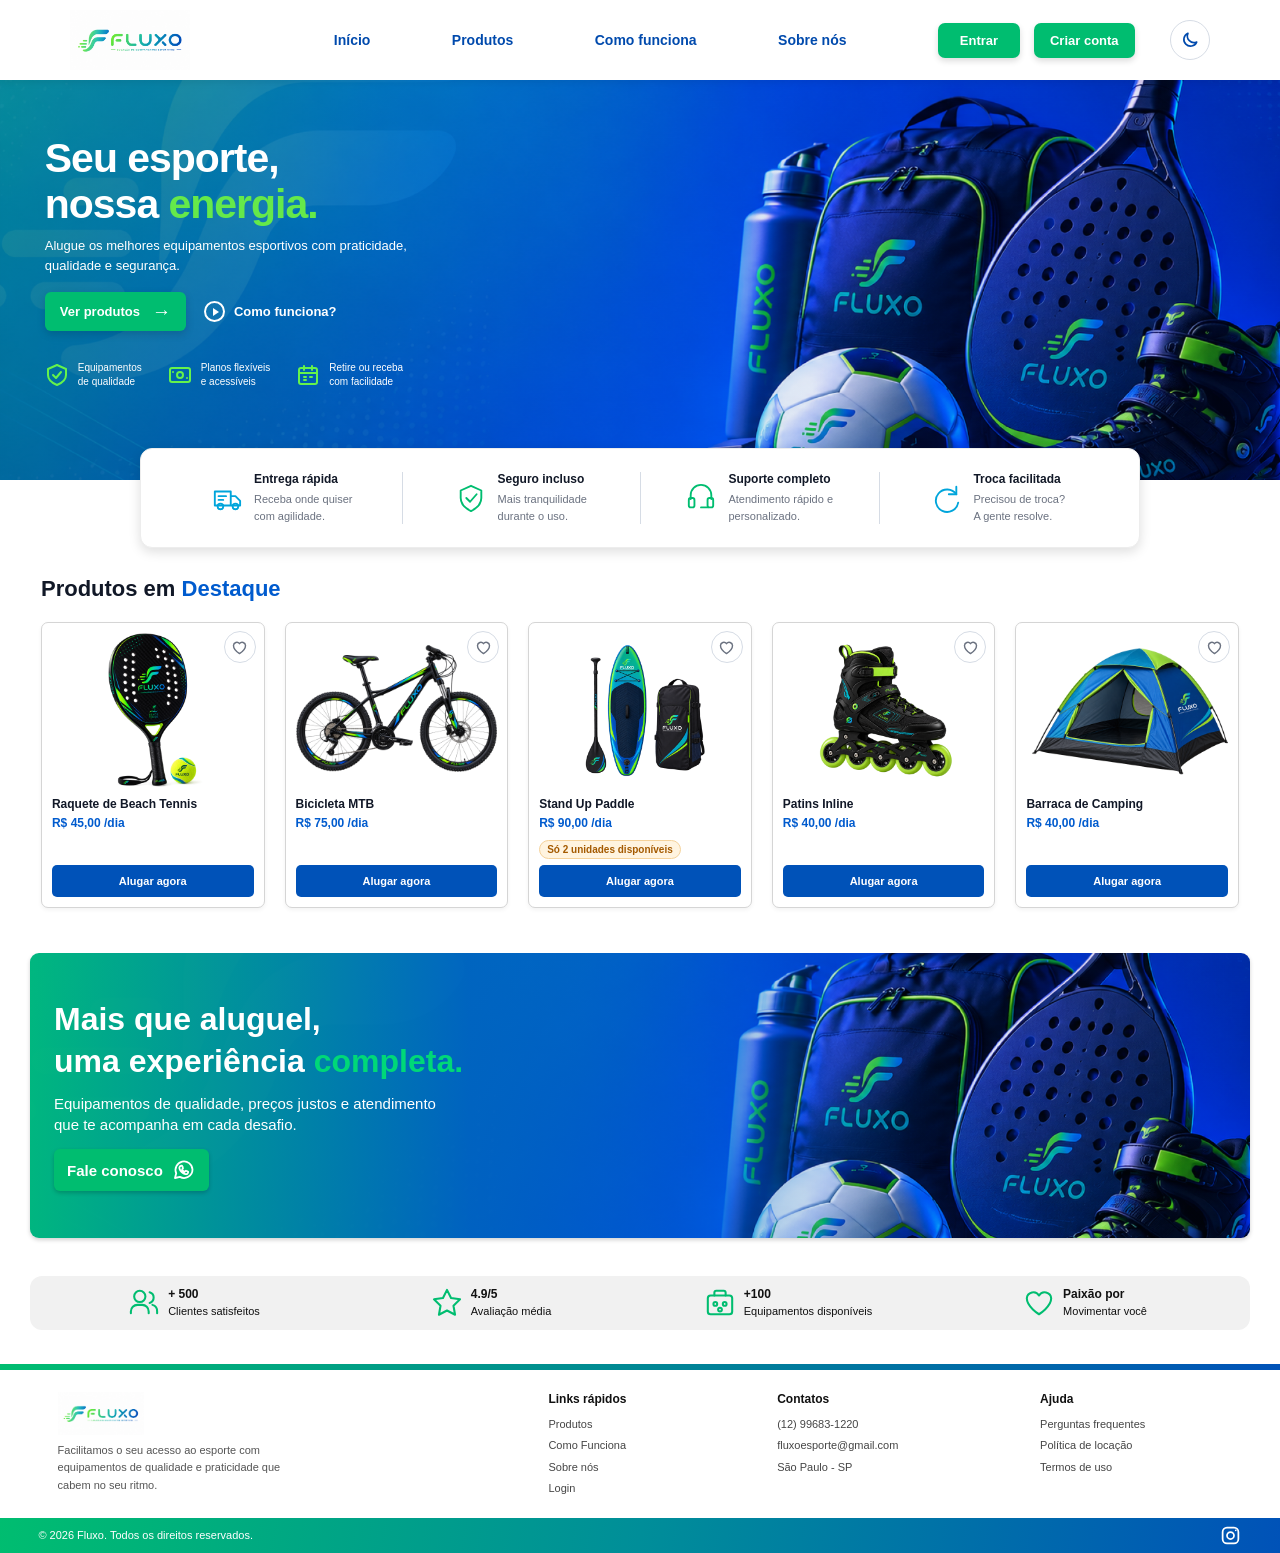
<file: index.html>
<!DOCTYPE html>
<html lang="pt-BR">
<head>
    <meta charset="UTF-8">
    <meta name="viewport" content="width=device-width, initial-scale=1.0">

    <title>FLUXO | Equipamentos Esportivos</title>

    <link rel="stylesheet" href="style.css">
    <script src="estoque.js" defer></script>
    <script src="extras.js" defer></script>
    <script src="conta.js" defer></script>
    <script src="script.js" defer></script>
    <!-- Extras: modo escuro, favoritos, estoque, WhatsApp -->
    <link rel="stylesheet" href="extras.css">
    <script src="tema.js"></script>
</head>
<body>

    <!-- NAVBAR -->
    <header class="cabecalho">
        <nav class="navbar">

            <a href="#inicio" class="logo">
                <img src="logo.fluxo.png" alt="Logo FLUXO">
            </a>

            <button class="menu-toggle"
                    id="menu-toggle"
                    aria-label="Abrir menu"
                    aria-expanded="false"
                    aria-controls="menu"
                    type="button">
                <span></span>
                <span></span>
                <span></span>
            </button>

            <div class="menu" id="menu">

                <div class="links">
                    <a href="index.html">Início</a>
                    <a href="produtos.html">Produtos</a>
                    <a href="como-funciona.html">Como funciona</a>
                    <a href="sobre-nos.html">Sobre nós</a>
                </div>

                <div class="acoes">
                    <a href="login.html" class="botao">Entrar</a>
                    <a href="cadastro.html" class="botao">Criar conta</a>
                </div>

            </div>
        </nav>
    </header>

    <main>

        <!-- BANNER PRINCIPAL -->
        <section class="banner" id="inicio">

            <div class="banner-conteudo">

                <h1>
                    Seu esporte,<br>
                    nossa <span>energia.</span>
                </h1>

                <p class="banner-descricao">
                    Alugue os melhores equipamentos esportivos com
                    praticidade, qualidade e segurança.
                </p>

                <div class="banner-acoes">
                    <a href="produtos.html" class="botao-produtos">
                        Ver produtos
                        <span aria-hidden="true">&rarr;</span>
                    </a>

                    <a href="como-funciona.html" class="botao-como-funciona">
                        <span class="icone-play" aria-hidden="true"></span>
                        Como funciona?
                    </a>
                </div>

                <div class="banner-vantagens">

                    <div class="vantagem">
                        <svg viewBox="0 0 24 24" aria-hidden="true">
                            <path d="M12 2 21 6v6c0 5-4 8-9 10-5-2-9-5-9-10V6z"/>
                            <path d="m8 12 3 3 5-6"/>
                        </svg>
                        <span>Equipamentos<br>de qualidade</span>
                    </div>

                    <div class="vantagem">
                        <svg viewBox="0 0 24 24" aria-hidden="true">
                            <rect x="2" y="5" width="20" height="14" rx="2"/>
                            <circle cx="12" cy="12" r="3"/>
                            <path d="M5 9h.01M19 15h.01"/>
                        </svg>
                        <span>Planos flexíveis<br>e acessíveis</span>
                    </div>

                    <div class="vantagem">
                        <svg viewBox="0 0 24 24" aria-hidden="true">
                            <rect x="3" y="5" width="18" height="16" rx="2"/>
                            <path d="M16 3v4M8 3v4M3 10h18M8 14h2M14 14h2M8 17h2"/>
                        </svg>
                        <span>Retire ou receba<br>com facilidade</span>
                    </div>

                </div>
            </div>
        </section>

        <!-- BENEFÍCIOS -->
        <section class="beneficios" aria-label="Vantagens da FLUXO">

            <article class="beneficio">
                <svg viewBox="0 0 32 32" aria-hidden="true">
                    <path d="M3 9h17v15H3zM20 14h5l5 5v5H20z"/>
                    <circle cx="9" cy="25" r="3"/>
                    <circle cx="25" cy="25" r="3"/>
                    <path d="M7 14h8M7 18h5"/>
                </svg>
                <div>
                    <h3>Entrega rápida</h3>
                    <p>Receba onde quiser<br>com agilidade.</p>
                </div>
            </article>

            <article class="beneficio">
                <svg viewBox="0 0 32 32" aria-hidden="true">
                    <path d="M16 3 27 8v8c0 7-5 11-11 14C10 27 5 23 5 16V8z"/>
                    <path d="m11 16 4 4 7-8"/>
                </svg>
                <div>
                    <h3>Seguro incluso</h3>
                    <p>Mais tranquilidade<br>durante o uso.</p>
                </div>
            </article>

            <article class="beneficio">
                <svg viewBox="0 0 32 32" aria-hidden="true">
                    <path d="M5 17v-4a11 11 0 0 1 22 0v4"/>
                    <rect x="3" y="16" width="6" height="10" rx="2"/>
                    <rect x="23" y="16" width="6" height="10" rx="2"/>
                    <path d="M23 26h-7"/>
                </svg>
                <div>
                    <h3>Suporte completo</h3>
                    <p>Atendimento rápido e<br>personalizado.</p>
                </div>
            </article>

            <article class="beneficio">
                <svg viewBox="0 0 32 32" aria-hidden="true">
                    <path d="M27 12a12 12 0 1 0 2 9"/>
                    <path d="M27 4v8h-8"/>
                </svg>
                <div>
                    <h3>Troca facilitada</h3>
                    <p>Precisou de troca?<br>A gente resolve.</p>
                </div>
            </article>

        </section>

        <!-- PRODUTOS EM DESTAQUE -->
        <section class="produtos" id="produtos">

            <div class="produtos-cabecalho">
                <h2>Produtos em <span>Destaque</span></h2>
            </div>

            <div class="produtos-lista">

                <article class="produto-card">
                    <a href="produto.html?item=raquete" class="produto-imagem">
                        <img src="raquete.png"
                             alt="Raquete de Beach Tennis FLUXO">
                    </a>
                    <div class="produto-info">
                        <h3>Raquete de Beach Tennis</h3>
                        <p class="produto-preco">R$ 45,00 <span>/dia</span></p>
                        <a href="produto.html?item=raquete" class="botao-alugar">
                            Alugar agora
                        </a>
                    </div>
                </article>

                <article class="produto-card">
                    <a href="produto.html?item=bicicleta" class="produto-imagem">
                        <img src="bicicleta.png"
                             alt="Bicicleta MTB FLUXO">
                    </a>
                    <div class="produto-info">
                        <h3>Bicicleta MTB</h3>
                        <p class="produto-preco">R$ 75,00 <span>/dia</span></p>
                        <a href="produto.html?item=bicicleta" class="botao-alugar">
                            Alugar agora
                        </a>
                    </div>
                </article>

                <article class="produto-card">
                    <a href="produto.html?item=sup" class="produto-imagem">
                        <img src="stand-up-paddle.png"
                             alt="Prancha de stand up paddle FLUXO">
                    </a>
                    <div class="produto-info">
                        <h3>Stand Up Paddle</h3>
                        <p class="produto-preco">R$ 90,00 <span>/dia</span></p>
                        <a href="produto.html?item=sup" class="botao-alugar">
                            Alugar agora
                        </a>
                    </div>
                </article>

                <article class="produto-card">
                    <a href="produto.html?item=patins" class="produto-imagem">
                        <img src="patins.png"
                             alt="Patins inline FLUXO">
                    </a>
                    <div class="produto-info">
                        <h3>Patins Inline</h3>
                        <p class="produto-preco">R$ 40,00 <span>/dia</span></p>
                        <a href="produto.html?item=patins" class="botao-alugar">
                            Alugar agora
                        </a>
                    </div>
                </article>

                <article class="produto-card">
                    <a href="produto.html?item=barraca" class="produto-imagem">
                        <img src="barraca.png"
                             alt="Barraca de camping FLUXO">
                    </a>
                    <div class="produto-info">
                        <h3>Barraca de Camping</h3>
                        <p class="produto-preco">R$ 40,00 <span>/dia</span></p>
                        <a href="produto.html?item=barraca" class="botao-alugar">
                            Alugar agora
                        </a>
                    </div>
                </article>

            </div>
        </section>

                <!-- BANNER FINAL: EXPERIÊNCIA FLUXO -->
        <section class="experiencia" id="sobre">

            <div class="experiencia-conteudo">
                <h2>
                    Mais que aluguel,<br>
                    uma experiência <span>completa.</span>
                </h2>

                <p>
                    Equipamentos de qualidade, preços justos e
                    atendimento que te acompanha em cada desafio.
                </p>

                <a
                    href="https://wa.me/5512996831220"
                    class="botao-whatsapp"
                    target="_blank"
                    rel="noopener noreferrer"
                    aria-label="Fale conosco pelo WhatsApp"
                >
                    Fale conosco

                    <svg viewBox="0 0 24 24" aria-hidden="true">
                        <path d="M20.5 11.5a8.5 8.5 0 0 1-12.6 7.4L3 20l1.2-4.7a8.5 8.5 0 1 1 16.3-3.8Z"/>
                        <path d="M8.5 8.2c.3-.5.6-.5.9-.5h.4c.2 0 .4.1.5.4l.7 1.7c.1.2.1.4-.1.6l-.6.7c-.2.2-.2.4-.1.6.5.9 1.2 1.6 2.1 2.1.2.1.4.1.6-.1l.7-.8c.2-.2.4-.2.6-.1l1.7.8c.2.1.3.3.3.5 0 .3-.2 1.2-.8 1.6-.5.4-1.2.6-2 .4-1.1-.3-2.4-.9-3.7-2.1-1.1-1-1.9-2.3-2.2-3.3-.3-1 .1-2 .5-2.5Z"/>
                    </svg>
                </a>
            </div>

        </section>

        <!-- ESTATÍSTICAS -->
        <section class="estatisticas" aria-label="Números da FLUXO">

            <article class="estatistica">
                <svg viewBox="0 0 32 32" aria-hidden="true">
                    <path d="M21 27v-2a7 7 0 0 0-7-7H9a7 7 0 0 0-7 7v2"/>
                    <circle cx="11.5" cy="9" r="6"/>
                    <path d="M22 4.5a6 6 0 0 1 0 11.5"/>
                    <path d="M25 18a7 7 0 0 1 5 7v2"/>
                </svg>

                <div>
                    <strong>+ 500</strong>
                    <span>Clientes satisfeitos</span>
                </div>
            </article>

            <article class="estatistica">
                <svg viewBox="0 0 32 32" aria-hidden="true">
                    <path d="m16 2 4.3 8.7 9.6 1.4-7 6.8 1.7 9.6-8.6-4.5-8.6 4.5 1.7-9.6-7-6.8 9.6-1.4Z"/>
                </svg>

                <div>
                    <strong>4.9/5</strong>
                    <span>Avaliação média</span>
                </div>
            </article>

            <article class="estatistica">
                <svg viewBox="0 0 32 32" aria-hidden="true">
                    <rect x="3" y="8" width="26" height="20" rx="3"/>
                    <path d="M10 8V5a2 2 0 0 1 2-2h8a2 2 0 0 1 2 2v3"/>
                    <circle cx="11" cy="17" r="2"/>
                    <circle cx="21" cy="17" r="2"/>
                    <circle cx="16" cy="23" r="2"/>
                </svg>

                <div>
                    <strong>+100</strong>
                    <span>Equipamentos disponíveis</span>
                </div>
            </article>

            <article class="estatistica">
                <svg viewBox="0 0 32 32" aria-hidden="true">
                    <path d="M16 28S3 20 3 11a7 7 0 0 1 13-3 7 7 0 0 1 13 3c0 9-13 17-13 17Z"/>
                </svg>

                <div>
                    <strong>Paixão por</strong>
                    <span>Movimentar você</span>
                </div>
            </article>

        </section>
    
    </main>

        <!-- RODAPÉ -->
    <footer class="rodape">

        <div class="rodape-conteudo">

            <div class="rodape-marca">
                <a href="#inicio" class="rodape-logo">
                    <img src="logo.fluxo.png" alt="FLUXO">
                </a>

                <p>
                    Facilitamos o seu acesso ao esporte com
                    equipamentos de qualidade e praticidade
                    que cabem no seu ritmo.
                </p>
            </div>

            <div class="rodape-coluna">
                <h3>Links rápidos</h3>
                <a href="produtos.html">Produtos</a>
                <a href="como-funciona.html">Como Funciona</a>
                <a href="sobre-nos.html">Sobre nós</a>
                <a href="login.html">Login</a>
            </div>

            <div class="rodape-coluna">
                <h3>Contatos</h3>
                <a href="https://wa.me/5512996831220"
                   target="_blank"
                   rel="noopener noreferrer">
                    (12) 99683-1220
                </a>
                <a href="mailto:fluxoesporte@gmail.com">
                    fluxoesporte@gmail.com
                </a>
                <span>São Paulo - SP</span>
            </div>

            <div class="rodape-coluna">
                <h3>Ajuda</h3>
                <a href="perguntas-frequentes.html">Perguntas frequentes</a>
                <a href="politica-de-locacao.html">Política de locação</a>
                <a href="termos-de-uso.html">Termos de uso</a>
            </div>

        </div>

        <div class="rodape-inferior">
            <p>© 2026 Fluxo. Todos os direitos reservados.</p>

            <a
                href="https://www.instagram.com/fluxo.esporte/?utm_source=ig_web_button_share_sheet"
                target="_blank"
                rel="noopener noreferrer"
                aria-label="Instagram da FLUXO"
                class="instagram-link"
            >
                <svg viewBox="0 0 24 24" aria-hidden="true">
                    <rect x="3" y="3" width="18" height="18" rx="5"/>
                    <circle cx="12" cy="12" r="4"/>
                    <circle cx="18" cy="6" r="1" fill="currentColor" stroke="none"/>
                </svg>
            </a>
        </div>

    </footer>

</body>
</html>
</file>
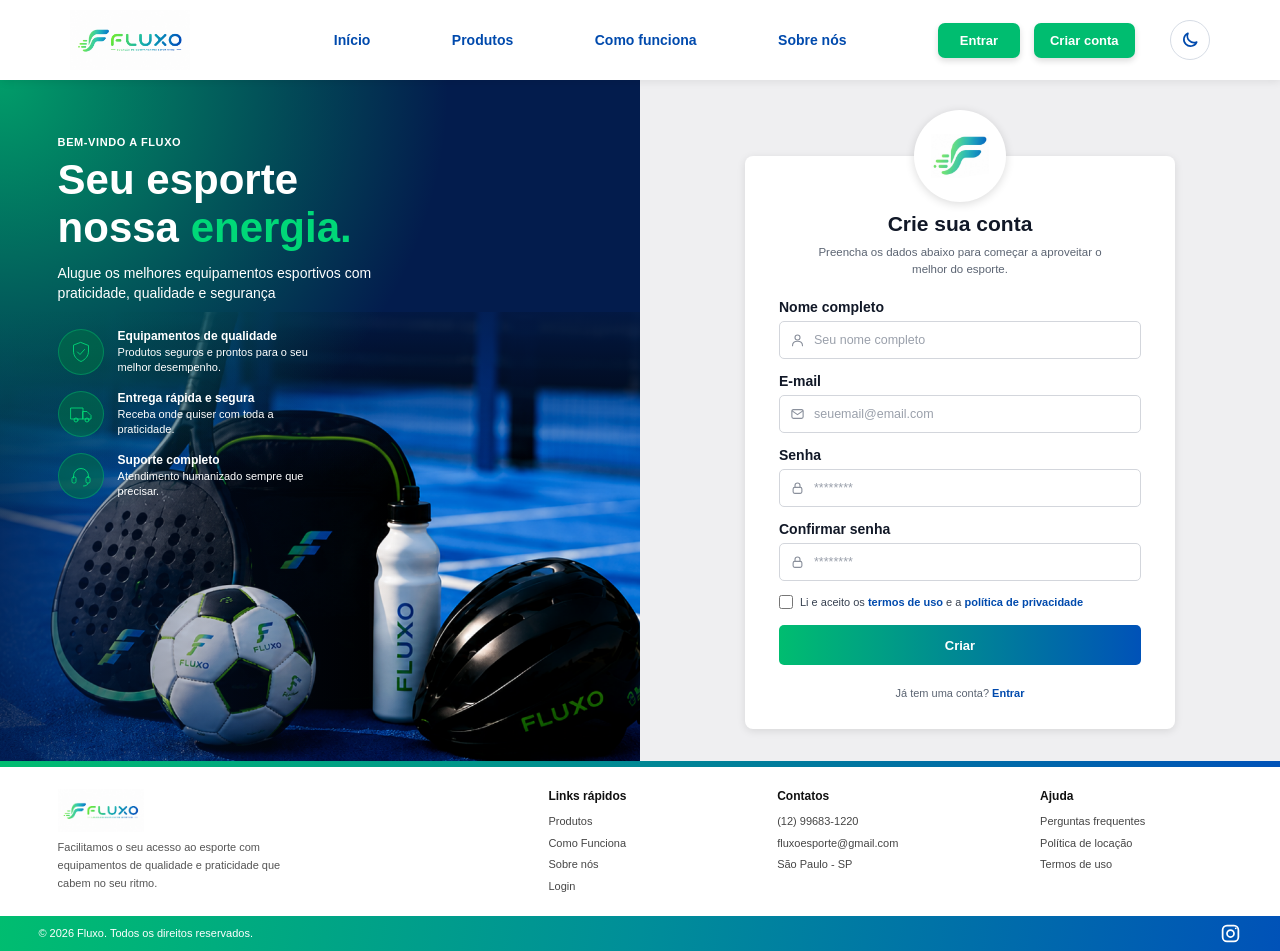
<file: cadastro.html>
<!DOCTYPE html>
<html lang="pt-BR">
<head>
    <meta charset="UTF-8">
    <meta name="viewport" content="width=device-width, initial-scale=1.0">

    <title>Cadastro | FLUXO Equipamentos Esportivos</title>

    <!-- Estilos compartilhados do site -->
    <link rel="stylesheet" href="style.css">

    <!-- Estilos de login e cadastro -->
    <link rel="stylesheet" href="conta.css">

    <script src="estoque.js" defer></script>
    <script src="extras.js" defer></script>
    <script src="conta.js" defer></script>
    <script src="cadastro.js" defer></script>
    <!-- Extras: modo escuro, favoritos, estoque, WhatsApp -->
    <link rel="stylesheet" href="extras.css">
    <script src="tema.js"></script>
</head>
<body>

    <!-- NAVBAR: mesma estrutura do restante do site -->
    <header class="cabecalho">
        <nav class="navbar">

            <a href="index.html#inicio" class="logo">
                <img src="logo.fluxo.png" alt="Logo FLUXO">
            </a>

            <button class="menu-toggle"
                    id="menu-toggle"
                    aria-label="Abrir menu"
                    aria-expanded="false"
                    aria-controls="menu"
                    type="button">
                <span></span>
                <span></span>
                <span></span>
            </button>

            <div class="menu" id="menu">
                <div class="links">
                    <a href="index.html">Início</a>
                    <a href="produtos.html">Produtos</a>
                    <a href="como-funciona.html">Como funciona</a>
                    <a href="sobre-nos.html">Sobre nós</a>
                </div>

                <div class="acoes">
                    <a href="login.html" class="botao">Entrar</a>
                    <a href="cadastro.html" class="botao">Criar conta</a>
                </div>
            </div>

        </nav>
    </header>

    <main class="pagina-auth">

            <!-- PAINEL ESQUERDO -->
            <section class="auth-visual" aria-label="Apresentação da FLUXO">
                <div class="auth-visual-topo">
                    <span class="auth-etiqueta">Bem-vindo a Fluxo</span>
                    <h1>Seu esporte<br>nossa <span>energia.</span></h1>
                    <p>
                        Alugue os melhores equipamentos esportivos
                        com praticidade, qualidade e segurança
                    </p>

                    <ul class="auth-vantagens">
                        <li>
                            <span class="auth-vantagem-icone" aria-hidden="true">
                                <svg viewBox="0 0 48 48">
                                    <path d="M24 5l15 6v11c0 10-6 17-15 21C15 39 9 32 9 22V11z"/>
                                    <path d="M17 24l5 5 9-10"/>
                                </svg>
                            </span>
                            <div>
                                <strong>Equipamentos de qualidade</strong>
                                <span>Produtos seguros e prontos para o seu melhor desempenho.</span>
                            </div>
                        </li>
                        <li>
                            <span class="auth-vantagem-icone" aria-hidden="true">
                                <svg viewBox="0 0 48 48">
                                    <path d="M4 12h24v22H4zM28 19h8l8 8v7H28z"/>
                                    <circle cx="14" cy="36" r="4"/>
                                    <circle cx="36" cy="36" r="4"/>
                                </svg>
                            </span>
                            <div>
                                <strong>Entrega rápida e segura</strong>
                                <span>Receba onde quiser com toda a praticidade.</span>
                            </div>
                        </li>
                        <li>
                            <span class="auth-vantagem-icone" aria-hidden="true">
                                <svg viewBox="0 0 48 48">
                                    <path d="M9 28v-4a15 15 0 0130 0v4"/>
                                    <rect x="6" y="26" width="8" height="12" rx="3"/>
                                    <rect x="34" y="26" width="8" height="12" rx="3"/>
                                    <path d="M38 38c0 4-4 6-9 6"/>
                                </svg>
                            </span>
                            <div>
                                <strong>Suporte completo</strong>
                                <span>Atendimento humanizado sempre que precisar.</span>
                            </div>
                        </li>
                    </ul>
                </div>
            </section>

            <!-- PAINEL DIREITO -->
            <section class="auth-form-area">
                <div class="auth-caixa">
                <div class="auth-logo" aria-hidden="true">
                    <img src="fluxo-icon.png" alt="">
                </div>

                    <h2>Crie sua conta</h2>
                    <p class="auth-subtitulo">
                        Preencha os dados abaixo para começar
                        a aproveitar o melhor do esporte.
                    </p>

                    <div class="auth-aviso erro" id="aviso-erro" role="alert" hidden></div>

                    <form id="form-cadastro" novalidate>

                    <div class="auth-campo">
                        <label for="nome">Nome completo</label>
                        <div class="auth-entrada">
                            <svg viewBox="0 0 24 24" aria-hidden="true"><circle cx="12" cy="8" r="4"/><path d="M4 21c0-4.4 3.6-7 8-7s8 2.6 8 7"/></svg>
                            <input type="text" id="nome" name="nome" placeholder="Seu nome completo" autocomplete="name" aria-describedby="erro-nome">
                        </div>
                        <small class="auth-erro-campo" id="erro-nome"></small>
                    </div>

                    <div class="auth-campo">
                        <label for="email">E-mail</label>
                        <div class="auth-entrada">
                            <svg viewBox="0 0 24 24" aria-hidden="true"><rect x="3" y="5" width="18" height="14" rx="2.5"/><path d="M3.5 7l8.5 6 8.5-6"/></svg>
                            <input type="email" id="email" name="email" placeholder="seuemail@email.com" autocomplete="email" aria-describedby="erro-email">
                        </div>
                        <small class="auth-erro-campo" id="erro-email"></small>
                    </div>

                    <div class="auth-campo">
                        <label for="senha">Senha</label>
                        <div class="auth-entrada">
                            <svg viewBox="0 0 24 24" aria-hidden="true"><rect x="5" y="11" width="14" height="9.5" rx="2.5"/><path d="M8 11V8a4 4 0 018 0v3"/></svg>
                            <input type="password" id="senha" name="senha" placeholder="********" autocomplete="new-password" aria-describedby="erro-senha">
                        </div>
                        <small class="auth-erro-campo" id="erro-senha"></small>
                    </div>

                    <div class="auth-campo">
                        <label for="confirmar">Confirmar senha</label>
                        <div class="auth-entrada">
                            <svg viewBox="0 0 24 24" aria-hidden="true"><rect x="5" y="11" width="14" height="9.5" rx="2.5"/><path d="M8 11V8a4 4 0 018 0v3"/></svg>
                            <input type="password" id="confirmar" name="confirmar" placeholder="********" autocomplete="new-password" aria-describedby="erro-confirmar">
                        </div>
                        <small class="auth-erro-campo" id="erro-confirmar"></small>
                    </div>

                        <div class="auth-termos">
                            <label class="auth-check" for="termos">
                                <input type="checkbox" id="termos" aria-describedby="erro-termos">
                                <span>
                                    Li e aceito os
                                    <a href="termos-de-uso.html" target="_blank" rel="noopener">termos de uso</a>
                                    e a
                                    <a href="politica-de-locacao.html" target="_blank" rel="noopener">política de privacidade</a>
                                </span>
                            </label>
                            <small class="auth-erro-campo" id="erro-termos"></small>
                        </div>

                        <button type="submit" class="auth-botao" id="botao-criar">Criar</button>

                    </form>

                    <p class="auth-troca">
                        Já tem uma conta? <a href="login.html">Entrar</a>
                    </p>
                </div>
            </section>

    </main>

    <!-- FOOTER: mesma estrutura do site -->
    <footer class="rodape">

        <div class="rodape-conteudo">

            <div class="rodape-marca">
                <a href="index.html#inicio" class="rodape-logo">
                    <img src="logo.fluxo.png" alt="FLUXO">
                </a>

                <p>
                    Facilitamos o seu acesso ao esporte com
                    equipamentos de qualidade e praticidade
                    que cabem no seu ritmo.
                </p>
            </div>

            <div class="rodape-coluna">
                <h3>Links rápidos</h3>
                <a href="produtos.html">Produtos</a>
                <a href="como-funciona.html">Como Funciona</a>
                <a href="index.html#sobre">Sobre nós</a>
                <a href="login.html">Login</a>
            </div>

            <div class="rodape-coluna">
                <h3>Contatos</h3>
                <a href="https://wa.me/5512996831220"
                   target="_blank"
                   rel="noopener noreferrer">(12) 99683-1220</a>
                <a href="mailto:fluxoesporte@gmail.com">
                    fluxoesporte@gmail.com
                </a>
                <span>São Paulo - SP</span>
            </div>

            <div class="rodape-coluna">
                <h3>Ajuda</h3>
                <a href="perguntas-frequentes.html">Perguntas frequentes</a>
                <a href="politica-de-locacao.html">Política de locação</a>
                <a href="termos-de-uso.html">Termos de uso</a>
            </div>

        </div>

        <div class="rodape-inferior">
            <p>© 2026 Fluxo. Todos os direitos reservados.</p>

            <a href="https://www.instagram.com/fluxo.esporte/?utm_source=ig_web_button_share_sheet"
               target="_blank"
               rel="noopener noreferrer"
               aria-label="Instagram da FLUXO"
               class="instagram-link">
                <svg viewBox="0 0 24 24" aria-hidden="true">
                    <rect x="3" y="3" width="18" height="18" rx="5"/>
                    <circle cx="12" cy="12" r="4"/>
                    <circle cx="18" cy="6" r="1"
                            fill="currentColor" stroke="none"/>
                </svg>
            </a>
        </div>

    </footer>

</body>
</html>
</file>
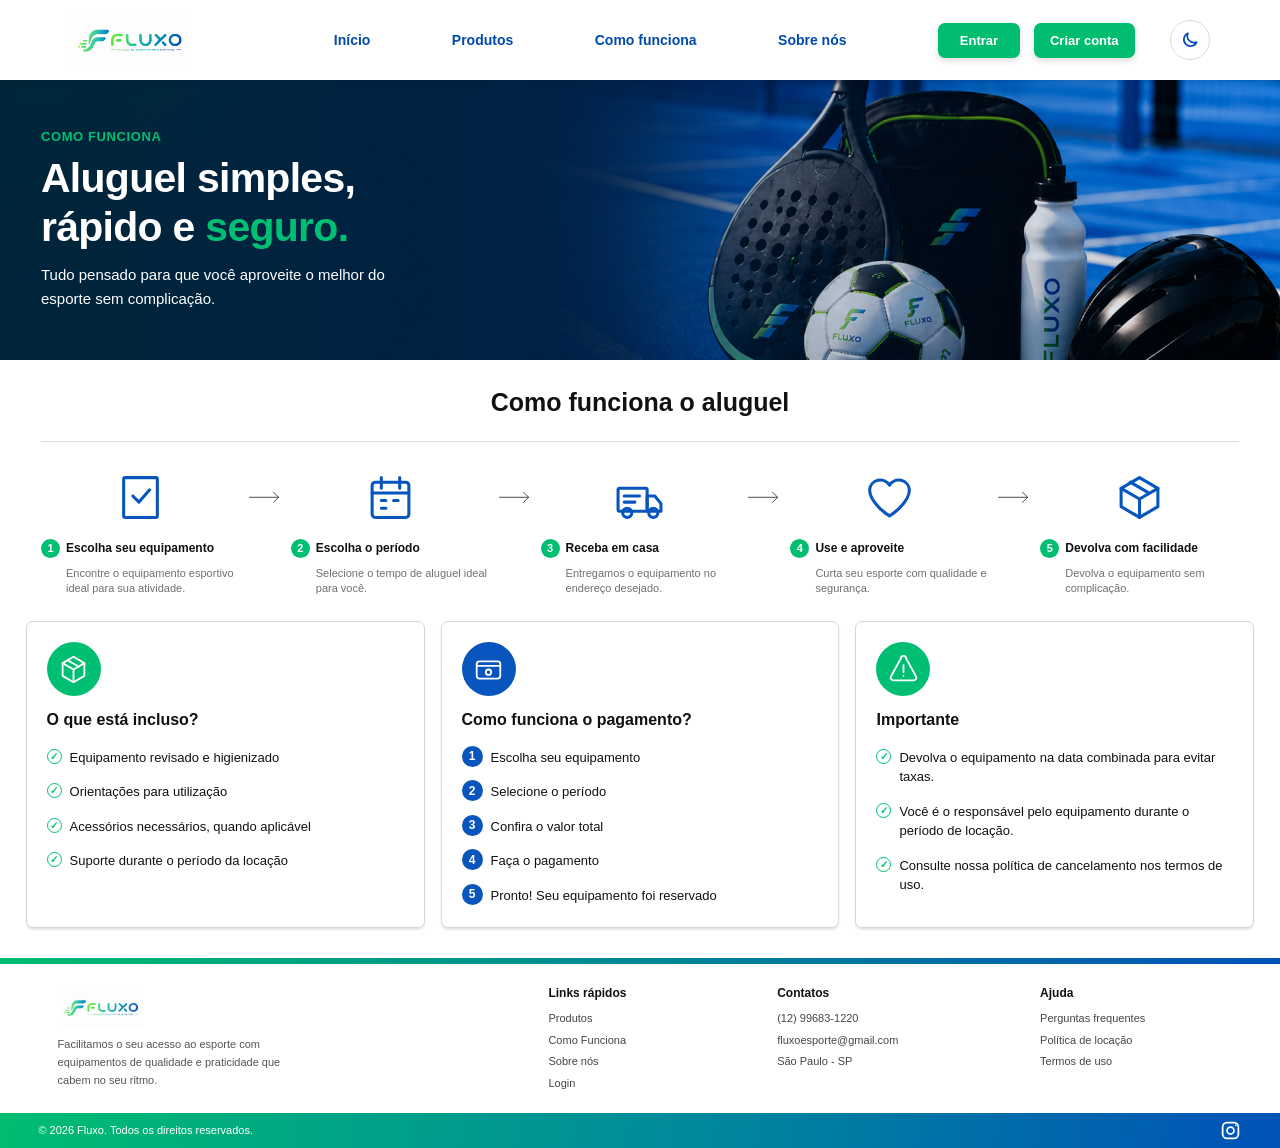
<file: como-funciona.html>
<!DOCTYPE html>
<html lang="pt-BR">
<head>
    <meta charset="UTF-8">
    <meta name="viewport" content="width=device-width, initial-scale=1.0">

    <title>Como funciona | FLUXO</title>

    <link rel="stylesheet" href="style.css">
    <link rel="stylesheet" href="como-funciona.css">
    <script src="estoque.js" defer></script>
    <script src="extras.js" defer></script>
    <script src="conta.js" defer></script>
    <script src="como-funciona.js" defer></script>
    <!-- Extras: modo escuro, favoritos, estoque, WhatsApp -->
    <link rel="stylesheet" href="extras.css">
    <script src="tema.js"></script>
</head>
<body>

     <!-- NAVBAR: mesma estrutura do index.html -->
    <header class="cabecalho">
        <nav class="navbar">

            <a href="index.html" class="logo">
                <img src="logo.fluxo.png" alt="Logo FLUXO">
            </a>

            <button class="menu-toggle"
                    id="menu-toggle"
                    aria-label="Abrir menu"
                    aria-expanded="false"
                    aria-controls="menu"
                    type="button">
                <span></span>
                <span></span>
                <span></span>
            </button>

            <div class="menu" id="menu">
                <div class="links">
                    <a href="index.html">Início</a>
                    <a href="produtos.html">Produtos</a>
                    <a href="como-funciona.html"aria-current="page">Como funciona</a>
                    <a href="sobre-nos.html">Sobre nós</a>
                </div>

                <div class="acoes">
                    <a href="login.html" class="botao">Entrar</a>
                    <a href="cadastro.html" class="botao">Criar conta</a>
                </div>
            </div>

        </nav>
    </header>
    <main>

        <!-- BANNER PRINCIPAL -->
        <section class="banner-como-funciona">

            <div class="banner-texto">
                <span class="banner-etiqueta">COMO FUNCIONA</span>

                <h1>
                    Aluguel simples,<br>
                    rápido e <span>seguro.</span>
                </h1>

                <p>
                    Tudo pensado para que você aproveite o
                    melhor do esporte sem complicação.
                </p>

                <a href="produtos.html" class="banner-botao">
                    Escolher equipamento
                    <span aria-hidden="true">&rarr;</span>
                </a>
            </div>

        </section>

        <!-- ETAPAS DO ALUGUEL -->
        <section class="etapas" aria-labelledby="titulo-etapas">

            <h2 id="titulo-etapas">Como funciona o aluguel</h2>

            <div class="linha-divisoria"></div>

            <div class="etapas-lista">

                <!-- ETAPA 1 -->
                <article class="etapa">
                    <div class="etapa-icone">
                        <svg viewBox="0 0 32 32" aria-hidden="true">
                            <rect x="5" y="3" width="22" height="26"
                                  rx="1" />
                            <path d="m11 15 4 4 7-8" />
                        </svg>
                    </div>

                    <div class="etapa-titulo">
                        <span class="etapa-numero">1</span>
                        <h3>Escolha seu equipamento</h3>
                    </div>

                    <p>
                        Encontre o equipamento esportivo ideal
                        para sua atividade.
                    </p>
                </article>

                <div class="etapa-seta" aria-hidden="true">
                    <svg viewBox="0 0 48 20">
                        <path d="M2 10h40m-7-7 7 7-7 7" />
                    </svg>
                </div>

                <!-- ETAPA 2 -->
                <article class="etapa">
                    <div class="etapa-icone">
                        <svg viewBox="0 0 32 32" aria-hidden="true">
                            <rect x="4" y="6" width="24" height="23"
                                  rx="2" />
                            <path d="M10 3v7M22 3v7M4 13h24M10 18h3M18 18h3M10 23h3" />
                        </svg>
                    </div>

                    <div class="etapa-titulo">
                        <span class="etapa-numero">2</span>
                        <h3>Escolha o período</h3>
                    </div>

                    <p>
                        Selecione o tempo de aluguel ideal
                        para você.
                    </p>
                </article>

                <div class="etapa-seta" aria-hidden="true">
                    <svg viewBox="0 0 48 20">
                        <path d="M2 10h40m-7-7 7 7-7 7" />
                    </svg>
                </div>

                <!-- ETAPA 3 -->
                <article class="etapa">
                    <div class="etapa-icone">
                        <svg viewBox="0 0 32 32" aria-hidden="true">
                            <rect x="2" y="10" width="19" height="15"
                                  rx="1" />
                            <path d="M21 15h5l4 5v5h-9z" />
                            <circle cx="8" cy="26" r="3" />
                            <circle cx="25" cy="26" r="3" />
                            <path d="M6 15h10M6 19h7" />
                        </svg>
                    </div>

                    <div class="etapa-titulo">
                        <span class="etapa-numero">3</span>
                        <h3>Receba em casa</h3>
                    </div>

                    <p>
                        Entregamos o equipamento no endereço
                        desejado.
                    </p>
                </article>

                <div class="etapa-seta" aria-hidden="true">
                    <svg viewBox="0 0 48 20">
                        <path d="M2 10h40m-7-7 7 7-7 7" />
                    </svg>
                </div>

                <!-- ETAPA 4 -->
                <article class="etapa">
                    <div class="etapa-icone">
                        <svg viewBox="0 0 32 32" aria-hidden="true">
                            <path d="M16 28S3 20 3 11a7 7 0 0 1 13-3 7 7 0 0 1 13 3c0 9-13 17-13 17z" />
                        </svg>
                    </div>

                    <div class="etapa-titulo">
                        <span class="etapa-numero">4</span>
                        <h3>Use e aproveite</h3>
                    </div>

                    <p>
                        Curta seu esporte com qualidade
                        e segurança.
                    </p>
                </article>

                <div class="etapa-seta" aria-hidden="true">
                    <svg viewBox="0 0 48 20">
                        <path d="M2 10h40m-7-7 7 7-7 7" />
                    </svg>
                </div>

                <!-- ETAPA 5 -->
                <article class="etapa">
                    <div class="etapa-icone">
                        <svg viewBox="0 0 32 32" aria-hidden="true">
                            <path d="M16 3 28 10v12l-12 7L4 22V10z" />
                            <path d="m4 10 12 7 12-7M16 17v12M10 6l12 7" />
                        </svg>
                    </div>

                    <div class="etapa-titulo">
                        <span class="etapa-numero">5</span>
                        <h3>Devolva com facilidade</h3>
                    </div>

                    <p>
                        Devolva o equipamento sem complicação.
                    </p>
                </article>

            </div>
        </section>

        <!-- INFORMAÇÕES IMPORTANTES -->
        <section class="informacoes" aria-label="Informações sobre o aluguel">

            <!-- CARD 1 -->
            <article class="info-card">

                <div class="info-icone verde">
                    <svg viewBox="0 0 32 32" aria-hidden="true">
                        <path d="M16 2 28 9v14l-12 7L4 23V9z" />
                        <path d="m4 9 12 7 12-7M16 16v14M10 6l12 7" />
                    </svg>
                </div>

                <h3>O que está incluso?</h3>

                <ul class="lista-informacoes">
                    <li>
                        <span class="check">✓</span>
                        Equipamento revisado e higienizado
                    </li>
                    <li>
                        <span class="check">✓</span>
                        Orientações para utilização
                    </li>
                    <li>
                        <span class="check">✓</span>
                        Acessórios necessários, quando aplicável
                    </li>
                    <li>
                        <span class="check">✓</span>
                        Suporte durante o período da locação
                    </li>
                </ul>

            </article>

            <!-- CARD 2 -->
            <article class="info-card">

                <div class="info-icone azul">
                    <svg viewBox="0 0 32 32" aria-hidden="true">
                        <rect x="3" y="7" width="26" height="19"
                              rx="3" />
                        <path d="M3 12h26" />
                        <circle cx="16" cy="19" r="3" />
                    </svg>
                </div>

                <h3>Como funciona o pagamento?</h3>

                <ul class="lista-pagamento">
                    <li>
                        <span class="pagamento-numero">1</span>
                        Escolha seu equipamento
                    </li>
                    <li>
                        <span class="pagamento-numero">2</span>
                        Selecione o período
                    </li>
                    <li>
                        <span class="pagamento-numero">3</span>
                        Confira o valor total
                    </li>
                    <li>
                        <span class="pagamento-numero">4</span>
                        Faça o pagamento
                    </li>
                    <li>
                        <span class="pagamento-numero">5</span>
                        Pronto! Seu equipamento foi reservado
                    </li>
                </ul>

            </article>

            <!-- CARD 3 -->
            <article class="info-card">

                <div class="info-icone verde">
                    <svg viewBox="0 0 32 32" aria-hidden="true">
                        <path d="M13 4 2 24a3 3 0 0 0 3 4h22a3 3 0 0 0 3-4L19 4a3 3 0 0 0-6 0z" />
                        <path d="M16 11v8M16 23h.01" />
                    </svg>
                </div>

                <h3>Importante</h3>

                <ul class="lista-informacoes">
                    <li>
                        <span class="check">✓</span>
                        Devolva o equipamento na data combinada para evitar taxas.
                    </li>
                    <li>
                        <span class="check">✓</span>
                        Você é o responsável pelo equipamento durante o período de locação.
                    </li>
                    <li>
                        <span class="check">✓</span>
                        Consulte nossa política de cancelamento nos termos de uso.
                    </li>
                </ul>

            </article>

        </section>

    </main>

    <!-- FOOTER -->
    <footer class="rodape">

        <div class="rodape-conteudo">

            <div class="rodape-marca">
                <a href="index.html#inicio" class="rodape-logo">
                    <img src="logo.fluxo.png" alt="FLUXO">
                </a>

                <p>
                    Facilitamos o seu acesso ao esporte com
                    equipamentos de qualidade e praticidade
                    que cabem no seu ritmo.
                </p>
            </div>

            <div class="rodape-coluna">
                <h3>Links rápidos</h3>
                <a href="produtos.html">Produtos</a>
                <a href="como-funciona.html">Como Funciona</a>
                <a href="sobre-nos.html">Sobre nós</a>
                <a href="login.html">Login</a>
            </div>

            <div class="rodape-coluna">
                <h3>Contatos</h3>
                <a href="https://wa.me/5512996831220"
                   target="_blank"
                   rel="noopener noreferrer">
                    (12) 99683-1220
                </a>
                <a href="mailto:fluxoesporte@gmail.com">
                    fluxoesporte@gmail.com
                </a>
                <span>São Paulo - SP</span>
            </div>

            <div class="rodape-coluna">
                <h3>Ajuda</h3>
                <a href="perguntas-frequentes.html">Perguntas frequentes</a>
                <a href="politica-de-locacao.html">Política de locação</a>
                <a href="termos-de-uso.html">Termos de uso</a>
            </div>

        </div>

        <div class="rodape-inferior">
            <p>© 2026 Fluxo. Todos os direitos reservados.</p>

            <a
                href="https://www.instagram.com/fluxo.esporte/?utm_source=ig_web_button_share_sheet"
                target="_blank"
                rel="noopener noreferrer"
                aria-label="Instagram da FLUXO"
                class="instagram-link"
            >
                <svg viewBox="0 0 24 24" aria-hidden="true">
                    <rect x="3" y="3" width="18" height="18" rx="5"/>
                    <circle cx="12" cy="12" r="4"/>
                    <circle cx="18" cy="6" r="1" fill="currentColor" stroke="none"/>
                </svg>
            </a>
        </div>

    </footer>

</body>
</html>
</file>
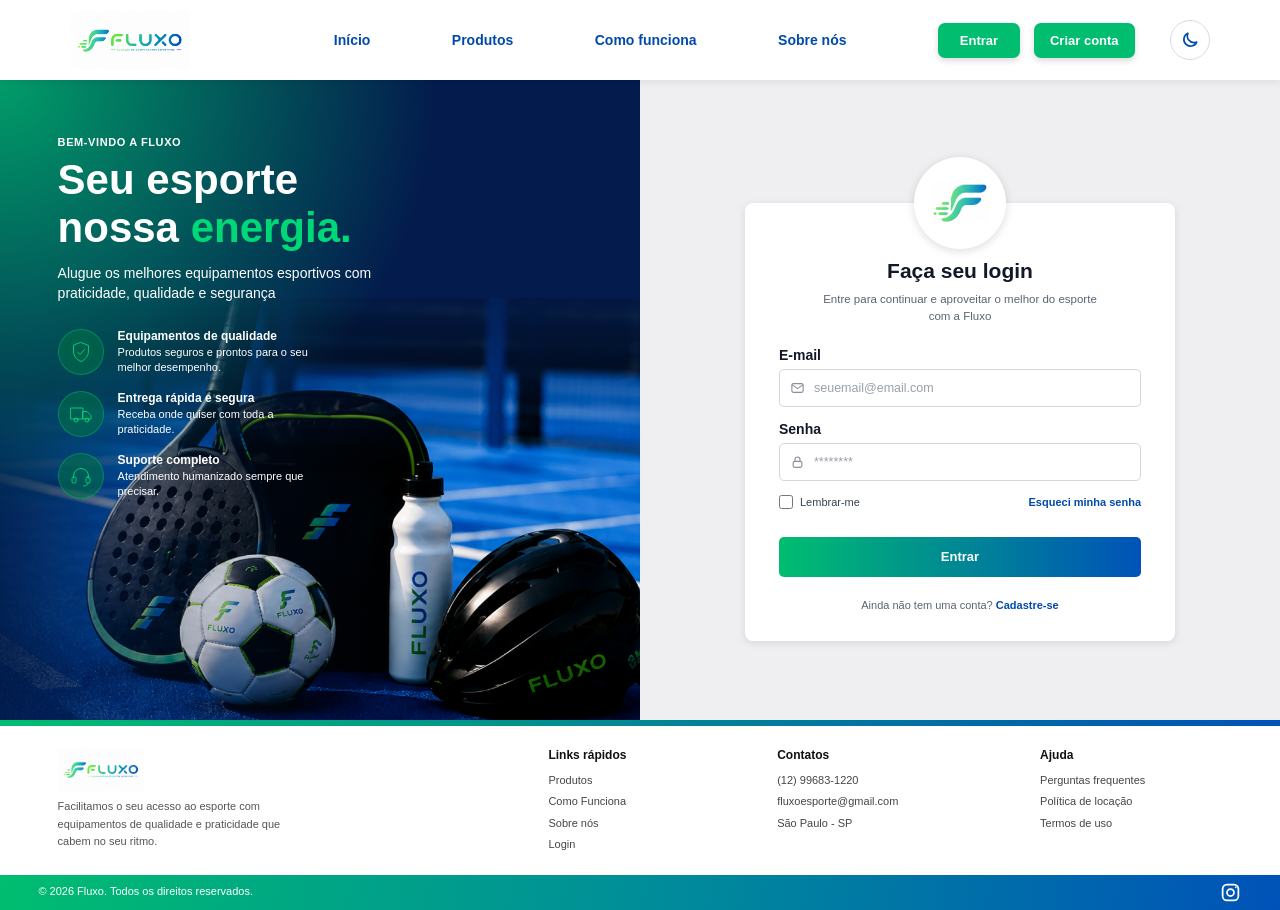
<file: login.html>
<!DOCTYPE html>
<html lang="pt-BR">
<head>
    <meta charset="UTF-8">
    <meta name="viewport" content="width=device-width, initial-scale=1.0">

    <title>Login | FLUXO Equipamentos Esportivos</title>

    <!-- Estilos compartilhados do site -->
    <link rel="stylesheet" href="style.css">

    <!-- Estilos de login e cadastro -->
    <link rel="stylesheet" href="conta.css">

    <script src="estoque.js" defer></script>
    <script src="extras.js" defer></script>
    <script src="email-config.js" defer></script>
    <script src="conta.js" defer></script>
    <script src="login.js" defer></script>
    <!-- Extras: modo escuro, favoritos, estoque, WhatsApp -->
    <link rel="stylesheet" href="extras.css">
    <script src="tema.js"></script>
</head>
<body>

    <!-- NAVBAR: mesma estrutura do restante do site -->
    <header class="cabecalho">
        <nav class="navbar">

            <a href="index.html#inicio" class="logo">
                <img src="logo.fluxo.png" alt="Logo FLUXO">
            </a>

            <button class="menu-toggle"
                    id="menu-toggle"
                    aria-label="Abrir menu"
                    aria-expanded="false"
                    aria-controls="menu"
                    type="button">
                <span></span>
                <span></span>
                <span></span>
            </button>

            <div class="menu" id="menu">
                <div class="links">
                    <a href="index.html">Início</a>
                    <a href="produtos.html">Produtos</a>
                    <a href="como-funciona.html">Como funciona</a>
                    <a href="sobre-nos.html">Sobre nós</a>
                </div>

                <div class="acoes">
                    <a href="login.html" class="botao">Entrar</a>
                    <a href="cadastro.html" class="botao">Criar conta</a>
                </div>
            </div>

        </nav>
    </header>

    <main class="pagina-auth">

            <!-- PAINEL ESQUERDO -->
            <section class="auth-visual" aria-label="Apresentação da FLUXO">
                <div class="auth-visual-topo">
                    <span class="auth-etiqueta">Bem-vindo a Fluxo</span>
                    <h1>Seu esporte<br>nossa <span>energia.</span></h1>
                    <p>
                        Alugue os melhores equipamentos esportivos
                        com praticidade, qualidade e segurança
                    </p>

                    <ul class="auth-vantagens">
                        <li>
                            <span class="auth-vantagem-icone" aria-hidden="true">
                                <svg viewBox="0 0 48 48">
                                    <path d="M24 5l15 6v11c0 10-6 17-15 21C15 39 9 32 9 22V11z"/>
                                    <path d="M17 24l5 5 9-10"/>
                                </svg>
                            </span>
                            <div>
                                <strong>Equipamentos de qualidade</strong>
                                <span>Produtos seguros e prontos para o seu melhor desempenho.</span>
                            </div>
                        </li>
                        <li>
                            <span class="auth-vantagem-icone" aria-hidden="true">
                                <svg viewBox="0 0 48 48">
                                    <path d="M4 12h24v22H4zM28 19h8l8 8v7H28z"/>
                                    <circle cx="14" cy="36" r="4"/>
                                    <circle cx="36" cy="36" r="4"/>
                                </svg>
                            </span>
                            <div>
                                <strong>Entrega rápida e segura</strong>
                                <span>Receba onde quiser com toda a praticidade.</span>
                            </div>
                        </li>
                        <li>
                            <span class="auth-vantagem-icone" aria-hidden="true">
                                <svg viewBox="0 0 48 48">
                                    <path d="M9 28v-4a15 15 0 0130 0v4"/>
                                    <rect x="6" y="26" width="8" height="12" rx="3"/>
                                    <rect x="34" y="26" width="8" height="12" rx="3"/>
                                    <path d="M38 38c0 4-4 6-9 6"/>
                                </svg>
                            </span>
                            <div>
                                <strong>Suporte completo</strong>
                                <span>Atendimento humanizado sempre que precisar.</span>
                            </div>
                        </li>
                    </ul>
                </div>
            </section>

            <!-- PAINEL DIREITO -->
            <section class="auth-form-area">
                <div class="auth-caixa">
                <div class="auth-logo" aria-hidden="true">
                    <img src="fluxo-icon.png" alt="">
                </div>

                    <h2>Faça seu login</h2>
                    <p class="auth-subtitulo">
                        Entre para continuar e aproveitar o
                        melhor do esporte com a Fluxo
                    </p>

                    <div class="auth-aviso sucesso" id="aviso-sucesso" role="status" hidden></div>
                    <div class="auth-aviso erro" id="aviso-erro" role="alert" hidden></div>

                    <form id="form-login" novalidate>

                    <div class="auth-campo">
                        <label for="email">E-mail</label>
                        <div class="auth-entrada">
                            <svg viewBox="0 0 24 24" aria-hidden="true"><rect x="3" y="5" width="18" height="14" rx="2.5"/><path d="M3.5 7l8.5 6 8.5-6"/></svg>
                            <input type="email" id="email" name="email" placeholder="seuemail@email.com" autocomplete="email" aria-describedby="erro-email">
                        </div>
                        <small class="auth-erro-campo" id="erro-email"></small>
                    </div>

                    <div class="auth-campo">
                        <label for="senha">Senha</label>
                        <div class="auth-entrada">
                            <svg viewBox="0 0 24 24" aria-hidden="true"><rect x="5" y="11" width="14" height="9.5" rx="2.5"/><path d="M8 11V8a4 4 0 018 0v3"/></svg>
                            <input type="password" id="senha" name="senha" placeholder="********" autocomplete="current-password" aria-describedby="erro-senha">
                        </div>
                        <small class="auth-erro-campo" id="erro-senha"></small>
                    </div>

                        <div class="auth-linha">
                            <label class="auth-check">
                                <input type="checkbox" id="lembrar">
                                Lembrar-me
                            </label>
                            <button type="button" class="auth-link" id="abrir-recuperar">Esqueci minha senha</button>
                        </div>

                        <button type="submit" class="auth-botao" id="botao-entrar">Entrar</button>

                    </form>

                    <p class="auth-troca">
                        Ainda não tem uma conta? <a href="cadastro.html">Cadastre-se</a>
                    </p>
                </div>
            </section>

            <!-- ESQUECI MINHA SENHA -->
            <div class="auth-modal" id="modal-recuperar" role="dialog" aria-modal="true"
                 aria-labelledby="recuperar-titulo" hidden>
                <div class="auth-modal-caixa">
                    <button type="button" class="auth-modal-fechar" id="fechar-recuperar"
                            aria-label="Fechar">&times;</button>
                    <h3 id="recuperar-titulo">Recuperar senha</h3>
                    <p>Informe o e-mail da sua conta e enviaremos as instruções para criar uma nova senha.</p>

                    <div class="auth-aviso sucesso" id="aviso-recuperar" role="status" hidden></div>
                    <div class="auth-aviso erro" id="aviso-recuperar-erro" role="alert" hidden></div>

                    <form id="form-recuperar" novalidate>
                    <div class="auth-campo">
                        <label for="email-recuperar">E-mail</label>
                        <div class="auth-entrada">
                            <svg viewBox="0 0 24 24" aria-hidden="true"><rect x="3" y="5" width="18" height="14" rx="2.5"/><path d="M3.5 7l8.5 6 8.5-6"/></svg>
                            <input type="email" id="email-recuperar" name="email-recuperar" placeholder="seuemail@email.com" autocomplete="email" aria-describedby="erro-email-recuperar">
                        </div>
                        <small class="auth-erro-campo" id="erro-email-recuperar"></small>
                    </div>

                        <button type="submit" class="auth-botao" id="botao-recuperar">Enviar instruções</button>
                    </form>
                </div>
            </div>

    </main>

    <!-- FOOTER: mesma estrutura do site -->
    <footer class="rodape">

        <div class="rodape-conteudo">

            <div class="rodape-marca">
                <a href="index.html#inicio" class="rodape-logo">
                    <img src="logo.fluxo.png" alt="FLUXO">
                </a>

                <p>
                    Facilitamos o seu acesso ao esporte com
                    equipamentos de qualidade e praticidade
                    que cabem no seu ritmo.
                </p>
            </div>

            <div class="rodape-coluna">
                <h3>Links rápidos</h3>
                <a href="produtos.html">Produtos</a>
                <a href="como-funciona.html">Como Funciona</a>
                <a href="index.html#sobre">Sobre nós</a>
                <a href="login.html">Login</a>
            </div>

            <div class="rodape-coluna">
                <h3>Contatos</h3>
                <a href="https://wa.me/5512996831220"
                   target="_blank"
                   rel="noopener noreferrer">(12) 99683-1220</a>
                <a href="mailto:fluxoesporte@gmail.com">
                    fluxoesporte@gmail.com
                </a>
                <span>São Paulo - SP</span>
            </div>

            <div class="rodape-coluna">
                <h3>Ajuda</h3>
                <a href="perguntas-frequentes.html">Perguntas frequentes</a>
                <a href="politica-de-locacao.html">Política de locação</a>
                <a href="termos-de-uso.html">Termos de uso</a>
            </div>

        </div>

        <div class="rodape-inferior">
            <p>© 2026 Fluxo. Todos os direitos reservados.</p>

            <a href="https://www.instagram.com/fluxo.esporte/?utm_source=ig_web_button_share_sheet"
               target="_blank"
               rel="noopener noreferrer"
               aria-label="Instagram da FLUXO"
               class="instagram-link">
                <svg viewBox="0 0 24 24" aria-hidden="true">
                    <rect x="3" y="3" width="18" height="18" rx="5"/>
                    <circle cx="12" cy="12" r="4"/>
                    <circle cx="18" cy="6" r="1"
                            fill="currentColor" stroke="none"/>
                </svg>
            </a>
        </div>

    </footer>

</body>
</html>
</file>
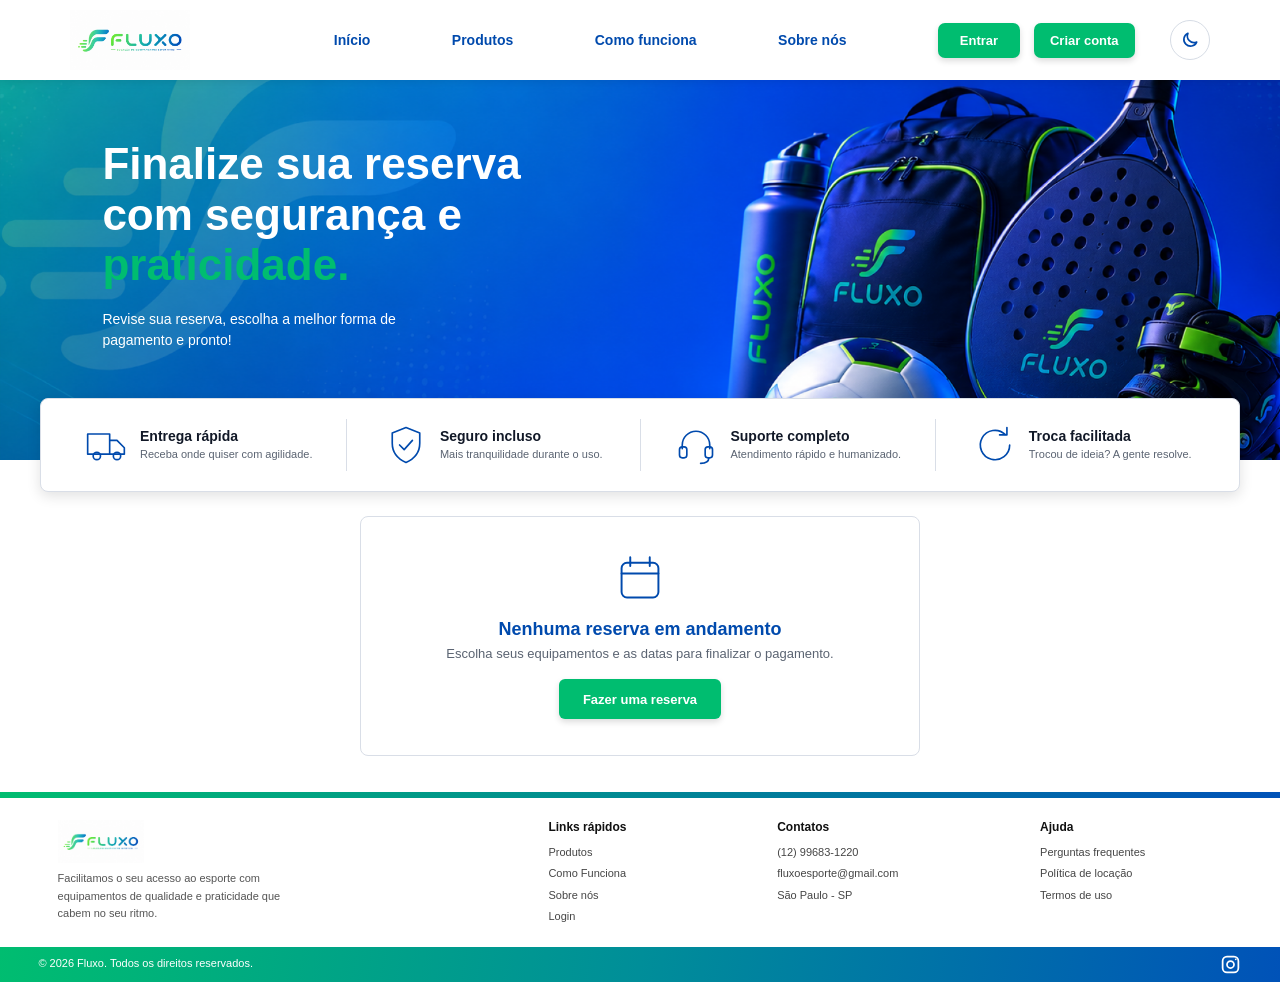
<file: pagamento.html>
<!DOCTYPE html>
<html lang="pt-BR">
<head>
    <meta charset="UTF-8">
    <meta name="viewport" content="width=device-width, initial-scale=1.0">

    <title>Pagamento | FLUXO Equipamentos Esportivos</title>

    <!-- Estilos compartilhados do site -->
    <link rel="stylesheet" href="style.css">

    <!-- Estilos exclusivos da página de pagamento -->
    <link rel="stylesheet" href="pagamento.css">

    <script src="estoque.js" defer></script>
    <script src="extras.js" defer></script>
    <script src="conta.js" defer></script>
    <script src="script.js" defer></script>
    <script src="pagamento.js" defer></script>
    <!-- Extras: modo escuro, favoritos, estoque, WhatsApp -->
    <link rel="stylesheet" href="extras.css">
    <script src="tema.js"></script>
</head>
<body>

    <!-- NAVBAR: mesma estrutura do index.html -->
    <header class="cabecalho">
        <nav class="navbar">

            <a href="index.html#inicio" class="logo">
                <img src="logo.fluxo.png" alt="Logo FLUXO">
            </a>

            <button class="menu-toggle"
                    id="menu-toggle"
                    aria-label="Abrir menu"
                    aria-expanded="false"
                    aria-controls="menu"
                    type="button">
                <span></span>
                <span></span>
                <span></span>
            </button>

            <div class="menu" id="menu">
                <div class="links">
                    <a href="index.html">Início</a>
                    <a href="produtos.html">Produtos</a>
                    <a href="como-funciona.html">Como funciona</a>
                    <a href="sobre-nos.html">Sobre nós</a>
                </div>

                <div class="acoes">
                    <a href="login.html" class="botao">Entrar</a>
                    <a href="cadastro.html" class="botao">Criar conta</a>
                </div>
            </div>

        </nav>
    </header>

    <main class="pagina-pagamento">

        <!-- BANNER -->
        <section class="pg-banner">
            <div class="pg-banner-conteudo">
                <h1>
                    Finalize sua reserva<br>
                    com segurança e<br>
                    <span>praticidade.</span>
                </h1>
                <p>
                    Revise sua reserva, escolha a melhor
                    forma de pagamento e pronto!
                </p>
            </div>
        </section>

        <!-- BENEFÍCIOS -->
        <section class="pg-beneficios" aria-label="Benefícios">

            <div class="pg-beneficio">
                <svg viewBox="0 0 48 48" aria-hidden="true">
                    <path d="M4 12h24v22H4zM28 19h8l8 8v7H28z"/>
                    <circle cx="14" cy="36" r="4"/>
                    <circle cx="36" cy="36" r="4"/>
                </svg>
                <div>
                    <h2>Entrega rápida</h2>
                    <p>Receba onde quiser com agilidade.</p>
                </div>
            </div>

            <div class="pg-beneficio">
                <svg viewBox="0 0 48 48" aria-hidden="true">
                    <path d="M24 5l15 6v11c0 10-6 17-15 21C15 39 9 32 9 22V11z"/>
                    <path d="M17 24l5 5 9-10"/>
                </svg>
                <div>
                    <h2>Seguro incluso</h2>
                    <p>Mais tranquilidade durante o uso.</p>
                </div>
            </div>

            <div class="pg-beneficio">
                <svg viewBox="0 0 48 48" aria-hidden="true">
                    <path d="M9 28v-4a15 15 0 0130 0v4"/>
                    <rect x="6" y="26" width="8" height="12" rx="3"/>
                    <rect x="34" y="26" width="8" height="12" rx="3"/>
                    <path d="M38 38c0 4-4 6-9 6"/>
                </svg>
                <div>
                    <h2>Suporte completo</h2>
                    <p>Atendimento rápido e humanizado.</p>
                </div>
            </div>

            <div class="pg-beneficio">
                <svg viewBox="0 0 48 48" aria-hidden="true">
                    <path d="M40 24a16 16 0 11-5-11.6"/>
                    <path d="M37 5v8h-8"/>
                </svg>
                <div>
                    <h2>Troca facilitada</h2>
                    <p>Trocou de ideia? A gente resolve.</p>
                </div>
            </div>

        </section>

        <!-- QUANDO NÃO HÁ RESERVA EM ANDAMENTO -->
        <section class="pg-vazio" id="pg-vazio" hidden>
            <svg viewBox="0 0 48 48" aria-hidden="true">
                <rect x="7" y="9" width="34" height="32" rx="5"/>
                <path d="M15 4v8M33 4v8M7 19h34"/>
            </svg>
            <h2>Nenhuma reserva em andamento</h2>
            <p>Escolha seus equipamentos e as datas para finalizar o pagamento.</p>
            <a href="reserva.html" class="pg-botao-link">Fazer uma reserva</a>
        </section>

        <!-- CONTEÚDO PRINCIPAL -->
        <div class="pg-layout" id="pg-layout">

            <!-- COLUNA ESQUERDA -->
            <form class="pg-principal" id="form-pagamento" novalidate>

                <!-- DADOS DO TITULAR -->
                <section class="pg-cartao" aria-labelledby="titulo-dados">

                    <h2 class="pg-titulo" id="titulo-dados">
                        <svg viewBox="0 0 24 24" aria-hidden="true">
                            <circle cx="12" cy="8" r="4"/>
                            <path d="M4 21c0-4.4 3.6-7 8-7s8 2.6 8 7"/>
                        </svg>
                        Dados do titular da reserva
                    </h2>

                    <!-- Aparece só para quem não está logado -->
                    <div class="pg-aviso-login" id="pg-aviso-login" role="alert" hidden>
                        <svg viewBox="0 0 24 24" aria-hidden="true">
                            <rect x="5" y="11" width="14" height="9" rx="2"/>
                            <path d="M8 11V8a4 4 0 018 0v3"/>
                        </svg>
                        <div>
                            <strong>Entre na sua conta para finalizar a reserva</strong>
                            <p>Sua reserva fica guardada. Depois de entrar, você volta para esta página e seus dados são preenchidos automaticamente.</p>
                            <div class="pg-aviso-login-botoes">
                                <a href="login.html?redirect=pagamento.html" class="pg-aviso-botao">Entrar</a>
                                <a href="cadastro.html?redirect=pagamento.html" class="pg-aviso-botao contorno">Criar conta</a>
                            </div>
                        </div>
                    </div>

                    <div class="pg-campos">

                        <div class="pg-campo">
                            <label for="nome">Nome completo</label>
                            <input type="text" id="nome" name="nome" autocomplete="name"
                                   aria-describedby="erro-nome">
                            <small class="pg-erro-campo" id="erro-nome"></small>
                        </div>

                        <div class="pg-campo">
                            <label for="telefone">Telefone</label>
                            <input type="tel" id="telefone" name="telefone" autocomplete="tel"
                                   inputmode="numeric" placeholder="(00) 00000-0000"
                                   aria-describedby="erro-telefone">
                            <small class="pg-erro-campo" id="erro-telefone"></small>
                        </div>

                        <div class="pg-campo">
                            <label for="email">E-mail</label>
                            <input type="email" id="email" name="email" autocomplete="email"
                                   aria-describedby="erro-email">
                            <small class="pg-erro-campo" id="erro-email"></small>
                        </div>

                        <div class="pg-campo">
                            <label for="cpf">CPF</label>
                            <input type="text" id="cpf" name="cpf"
                                   inputmode="numeric" placeholder="000.000.000-00"
                                   aria-describedby="erro-cpf">
                            <small class="pg-erro-campo" id="erro-cpf"></small>
                        </div>

                    </div>

                    <div class="pg-seguro">
                        <svg viewBox="0 0 48 48" aria-hidden="true">
                            <path d="M24 5l15 6v11c0 10-6 17-15 21C15 39 9 32 9 22V11z"/>
                            <path d="M17 24l5 5 9-10"/>
                        </svg>
                        <div>
                            <strong>Ambiente 100% seguro</strong>
                            <p>Seus dados estão protegidos e não serão compartilhados.</p>
                        </div>
                    </div>

                </section>

                <!-- REVISÃO DA RESERVA -->
                <section class="pg-cartao" aria-labelledby="titulo-revisao">

                    <h2 class="pg-titulo" id="titulo-revisao">
                        <svg viewBox="0 0 24 24" aria-hidden="true">
                            <rect x="3.5" y="5" width="17" height="15" rx="2.5"/>
                            <path d="M8 3v4M16 3v4M3.5 10h17"/>
                        </svg>
                        Revisão da reserva
                    </h2>

                    <div class="pg-tabela-rolagem">
                        <table class="pg-tabela">
                            <thead>
                                <tr>
                                    <th scope="col">Produto</th>
                                    <th scope="col">Retirada</th>
                                    <th scope="col">Devolução</th>
                                    <th scope="col" class="pg-direita">Total</th>
                                </tr>
                            </thead>
                            <tbody id="revisao-itens"></tbody>
                        </table>
                    </div>

                </section>

                <!-- FORMAS DE PAGAMENTO -->
                <section class="pg-cartao" aria-labelledby="titulo-pagamento">

                    <h2 class="pg-titulo" id="titulo-pagamento">
                        <span class="pg-titulo-icone" aria-hidden="true">
                            <svg viewBox="0 0 24 24">
                                <rect x="2.5" y="5" width="19" height="14" rx="3"/>
                                <circle cx="9" cy="12" r="2"/>
                                <circle cx="15" cy="12" r="2"/>
                            </svg>
                        </span>
                        Formas de pagamento
                    </h2>

                    <div class="pg-metodos" role="radiogroup" aria-labelledby="titulo-pagamento">

                        <!-- CARTÃO -->
                        <div class="pg-metodo" data-metodo="cartao">
                            <button type="button" class="pg-metodo-topo" role="radio"
                                    aria-checked="false" aria-expanded="false"
                                    aria-controls="painel-cartao" id="topo-cartao">
                                <span class="pg-radio" aria-hidden="true"></span>
                                <span class="pg-metodo-nome">Cartão de crédito</span>
                                <svg class="pg-seta" viewBox="0 0 24 24" aria-hidden="true"><path d="M6 9l6 6 6-6"/></svg>
                            </button>

                            <div class="pg-painel" id="painel-cartao" role="region"
                                 aria-labelledby="topo-cartao" hidden>
                                <div class="pg-campos pg-campos-cartao">

                                    <div class="pg-campo">
                                        <label for="cartao-numero">Número do cartão</label>
                                        <input type="text" id="cartao-numero" inputmode="numeric"
                                               autocomplete="cc-number" placeholder="0000 0000 0000 0000"
                                               aria-describedby="erro-cartao-numero">
                                        <small class="pg-erro-campo" id="erro-cartao-numero"></small>
                                    </div>

                                    <div class="pg-campo">
                                        <label for="cartao-nome">Nome no cartão</label>
                                        <input type="text" id="cartao-nome" autocomplete="cc-name"
                                               placeholder="Nome registrado no cartão"
                                               aria-describedby="erro-cartao-nome">
                                        <small class="pg-erro-campo" id="erro-cartao-nome"></small>
                                    </div>

                                    <div class="pg-campo">
                                        <label for="cartao-validade">Validade</label>
                                        <input type="text" id="cartao-validade" inputmode="numeric"
                                               autocomplete="cc-exp" placeholder="MM/AA"
                                               aria-describedby="erro-cartao-validade">
                                        <small class="pg-erro-campo" id="erro-cartao-validade"></small>
                                    </div>

                                    <div class="pg-campo">
                                        <label for="cartao-cvv">CVV</label>
                                        <input type="text" id="cartao-cvv" inputmode="numeric"
                                               autocomplete="cc-csc" placeholder="123"
                                               aria-describedby="erro-cartao-cvv">
                                        <small class="pg-erro-campo" id="erro-cartao-cvv"></small>
                                    </div>

                                </div>
                            </div>
                        </div>

                        <!-- PIX -->
                        <div class="pg-metodo" data-metodo="pix">
                            <button type="button" class="pg-metodo-topo" role="radio"
                                    aria-checked="false" aria-expanded="false"
                                    aria-controls="painel-pix" id="topo-pix">
                                <span class="pg-radio" aria-hidden="true"></span>
                                <span class="pg-metodo-nome">Pix</span>
                                <svg class="pg-seta" viewBox="0 0 24 24" aria-hidden="true"><path d="M6 9l6 6 6-6"/></svg>
                            </button>

                            <div class="pg-painel" id="painel-pix" role="region"
                                 aria-labelledby="topo-pix" hidden>
                                <div class="pg-pix">

                                    <div class="pg-pix-texto">
                                        <p>
                                            Escaneie o QR code com o app do
                                            seu banco ou copie o código pix:
                                        </p>
                                        <code id="pix-codigo"></code>
                                        <button type="button" class="pg-copiar" data-copiar="pix-codigo">
                                            Copiar código
                                        </button>
                                    </div>

                                    <div class="pg-pix-qr" id="pix-qr" role="img"
                                         aria-label="QR code para pagamento via Pix"></div>

                                    <div class="pg-pix-status">
                                        <svg viewBox="0 0 24 24" aria-hidden="true">
                                            <circle cx="12" cy="12" r="9"/>
                                            <path d="M12 7v5l3 2"/>
                                        </svg>
                                        <div>
                                            <strong>Aguardando pagamento</strong>
                                            <p>
                                                O pagamento via pix deve ser
                                                realizado dentro de 15 minutos
                                            </p>
                                            <span class="pg-pix-tempo" id="pix-tempo"></span>
                                        </div>
                                    </div>

                                </div>
                            </div>
                        </div>

                        <!-- BOLETO -->
                        <div class="pg-metodo" data-metodo="boleto">
                            <button type="button" class="pg-metodo-topo" role="radio"
                                    aria-checked="false" aria-expanded="false"
                                    aria-controls="painel-boleto" id="topo-boleto">
                                <span class="pg-radio" aria-hidden="true"></span>
                                <span class="pg-metodo-nome">Boleto bancário</span>
                                <svg class="pg-seta" viewBox="0 0 24 24" aria-hidden="true"><path d="M6 9l6 6 6-6"/></svg>
                            </button>

                            <div class="pg-painel" id="painel-boleto" role="region"
                                 aria-labelledby="topo-boleto" hidden>
                                <div class="pg-boleto">

                                    <div class="pg-boleto-barras" id="boleto-barras" role="img"
                                         aria-label="Código de barras do boleto"></div>

                                    <div class="pg-boleto-linha">
                                        <div>
                                            <span>Linha digitável</span>
                                            <code id="boleto-linha"></code>
                                        </div>
                                        <button type="button" class="pg-copiar" data-copiar="boleto-linha">
                                            Copiar código
                                        </button>
                                    </div>

                                    <p class="pg-boleto-venc">
                                        Vencimento: <strong id="boleto-venc"></strong>
                                    </p>

                                    <div class="pg-boleto-aviso">
                                        <svg viewBox="0 0 24 24" aria-hidden="true">
                                            <path d="M12 3.5l9.5 16.5h-19z"/>
                                            <path d="M12 10v4.5M12 17v.3"/>
                                        </svg>
                                        Realize o pagamento do boleto até a data do vencimento.
                                    </div>

                                </div>
                            </div>
                        </div>

                    </div>

                    <p class="pg-erro-bloco" id="erro-metodo" role="alert"></p>

                    <div class="pg-termos">
                        <input type="checkbox" id="termos" aria-describedby="erro-termos">
                        <label for="termos">
                            Li e aceito os Termos de uso e a política de locação.
                        </label>
                    </div>
                    <p class="pg-erro-bloco" id="erro-termos" role="alert"></p>

                    <button type="submit" class="pg-confirmar" id="pg-confirmar">
                        Confirmar reserva e pagar
                    </button>

                </section>

            </form>

            <!-- COLUNA DIREITA -->
            <aside class="pg-lateral" aria-label="Resumo e informações da reserva">

                <!-- RESUMO -->
                <section class="pg-resumo" aria-labelledby="titulo-resumo">

                    <h2 class="pg-resumo-topo" id="titulo-resumo">
                        <svg viewBox="0 0 24 24" aria-hidden="true">
                            <rect x="3.5" y="5" width="17" height="15" rx="2.5"/>
                            <path d="M8 3v4M16 3v4M3.5 10h17"/>
                        </svg>
                        Resumo da reserva
                    </h2>

                    <div class="pg-resumo-corpo">

                        <ul class="pg-resumo-itens" id="resumo-itens"></ul>

                        <dl class="pg-resumo-valores">
                            <div>
                                <dt>Subtotal</dt>
                                <dd id="valor-subtotal">R$ 0,00</dd>
                            </div>
                            <div>
                                <dt>Desconto</dt>
                                <dd id="valor-desconto">R$ 0,00</dd>
                            </div>
                            <div>
                                <dt>Taxa de serviço</dt>
                                <dd id="valor-taxa">R$ 0,00</dd>
                            </div>
                        </dl>

                        <div class="pg-resumo-total">
                            <span>Total da reserva</span>
                            <strong id="valor-total">R$ 0,00</strong>
                        </div>

                    </div>
                </section>

                <!-- LOCAL -->
                <section class="pg-local" aria-labelledby="titulo-local">
                    <svg viewBox="0 0 24 24" aria-hidden="true">
                        <path d="M12 21s-6.5-6-6.5-11a6.5 6.5 0 0113 0c0 5-6.5 11-6.5 11z"/>
                        <circle cx="12" cy="10" r="2.3"/>
                    </svg>
                    <div id="local-conteudo">
                        <h2 id="titulo-local">Local de retirada e devolução</h2>
                    </div>
                </section>

                <!-- ATENÇÃO -->
                <section class="pg-atencao" aria-labelledby="titulo-atencao">
                    <svg viewBox="0 0 24 24" aria-hidden="true">
                        <path d="M12 3.5l9.5 16.5h-19z"/>
                        <path d="M12 10v4.5M12 17v.3"/>
                    </svg>
                    <div>
                        <h2 id="titulo-atencao">Atenção!</h2>
                        <strong>Em caso de atrasos de devolução:</strong>
                        <p>
                            Será cobrada uma taxa caso atrase a
                            devolução do equipamento.
                        </p>
                    </div>
                </section>

            </aside>

        </div>

    </main>

    <!-- FOOTER: mesma estrutura do site -->
    <footer class="rodape">

        <div class="rodape-conteudo">

            <div class="rodape-marca">
                <a href="index.html#inicio" class="rodape-logo">
                    <img src="logo.fluxo.png" alt="FLUXO">
                </a>

                <p>
                    Facilitamos o seu acesso ao esporte com
                    equipamentos de qualidade e praticidade
                    que cabem no seu ritmo.
                </p>
            </div>

            <div class="rodape-coluna">
                <h3>Links rápidos</h3>
                <a href="produtos.html">Produtos</a>
                <a href="como-funciona.html">Como Funciona</a>
                <a href="sobre-nos.html">Sobre nós</a>
                <a href="login.html">Login</a>
            </div>

            <div class="rodape-coluna">
                <h3>Contatos</h3>
                <a href="https://wa.me/5512996831220"
                   target="_blank"
                   rel="noopener noreferrer">(12) 99683-1220</a>
                <a href="mailto:fluxoesporte@gmail.com">
                    fluxoesporte@gmail.com
                </a>
                <span>São Paulo - SP</span>
            </div>

            <div class="rodape-coluna">
                <h3>Ajuda</h3>
                <a href="perguntas-frequentes.html">Perguntas frequentes</a>
                <a href="politica-de-locacao.html">Política de locação</a>
                <a href="termos-de-uso.html">Termos de uso</a>
            </div>

        </div>

        <div class="rodape-inferior">
            <p>© 2026 Fluxo. Todos os direitos reservados.</p>

            <a href="https://www.instagram.com/fluxo.esporte/?utm_source=ig_web_button_share_sheet"
               target="_blank"
               rel="noopener noreferrer"
               aria-label="Instagram da FLUXO"
               class="instagram-link">
                <svg viewBox="0 0 24 24" aria-hidden="true">
                    <rect x="3" y="3" width="18" height="18" rx="5"/>
                    <circle cx="12" cy="12" r="4"/>
                    <circle cx="18" cy="6" r="1"
                            fill="currentColor" stroke="none"/>
                </svg>
            </a>
        </div>

    </footer>

</body>
</html>
</file>
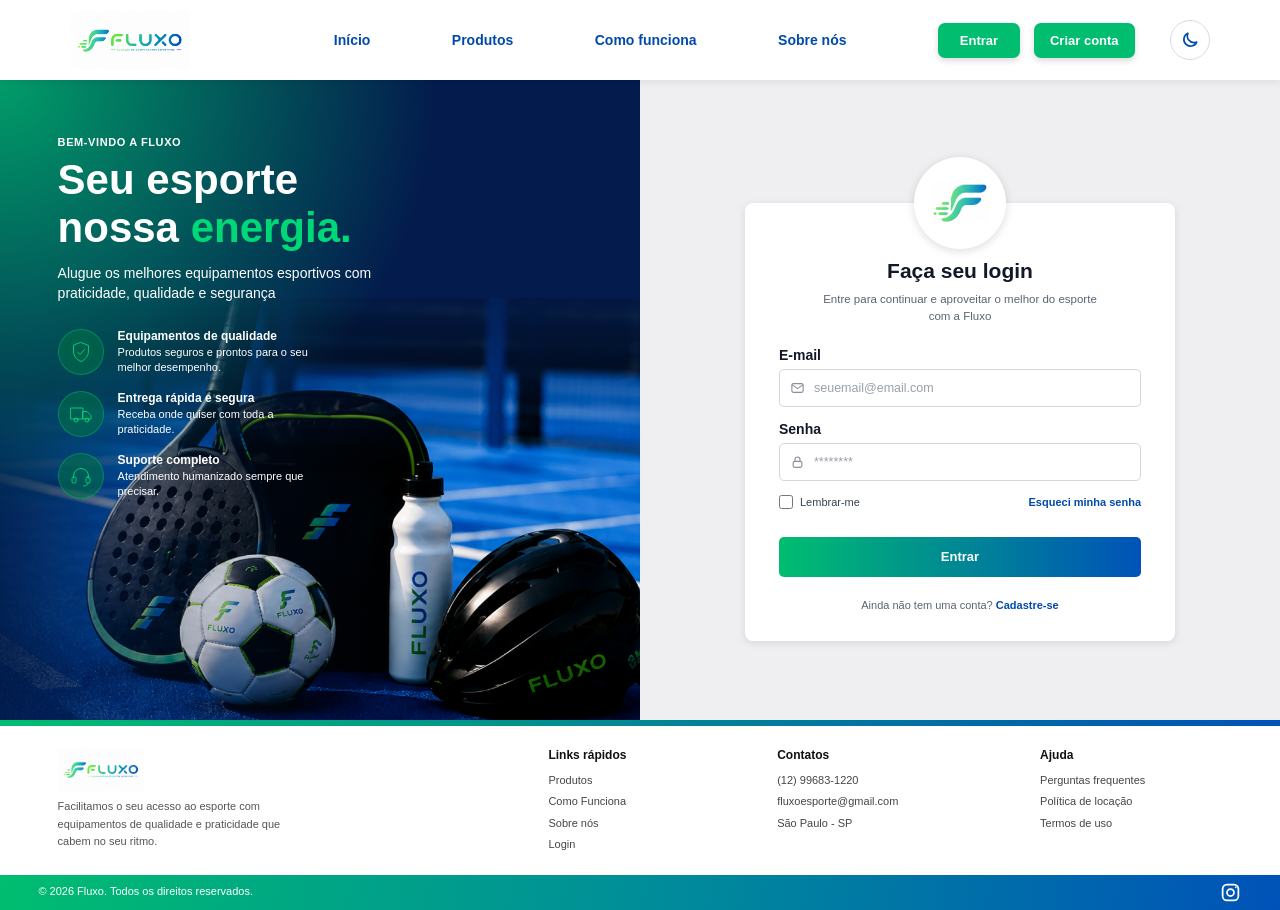
<file: perfil.html>
<!DOCTYPE html>
<html lang="pt-BR">
<head>
    <meta charset="UTF-8">
    <meta name="viewport" content="width=device-width, initial-scale=1.0">

    <title>Meu perfil | FLUXO Equipamentos Esportivos</title>

    <!-- Estilos compartilhados do site -->
    <link rel="stylesheet" href="style.css">

    <!-- Estilos exclusivos da página de perfil -->
    <link rel="stylesheet" href="perfil.css">

    <script src="estoque.js" defer></script>
    <script src="extras.js" defer></script>
    <script src="conta.js" defer></script>
    <script src="script.js" defer></script>
    <script src="perfil.js" defer></script>
    <!-- Extras: modo escuro, favoritos, estoque, WhatsApp -->
    <link rel="stylesheet" href="extras.css">
    <script src="tema.js"></script>
</head>
<body>

    <!-- NAVBAR: mesma estrutura do restante do site -->
    <header class="cabecalho">
        <nav class="navbar">

            <a href="index.html#inicio" class="logo">
                <img src="logo.fluxo.png" alt="Logo FLUXO">
            </a>

            <button class="menu-toggle"
                    id="menu-toggle"
                    aria-label="Abrir menu"
                    aria-expanded="false"
                    aria-controls="menu"
                    type="button">
                <span></span>
                <span></span>
                <span></span>
            </button>

            <div class="menu" id="menu">
                <div class="links">
                    <a href="index.html">Início</a>
                    <a href="produtos.html">Produtos</a>
                    <a href="como-funciona.html">Como funciona</a>
                    <a href="sobre-nos.html">Sobre nós</a>
                </div>

                <div class="acoes">
                    <a href="login.html" class="botao">Entrar</a>
                    <a href="cadastro.html" class="botao">Criar conta</a>
                </div>
            </div>

        </nav>
    </header>

    <main class="pagina-perfil" id="pf-pagina" hidden>

        <!-- TOPO: avatar, nome e resumo da conta -->
        <section class="pf-topo">
            <div class="pf-topo-conteudo">
                <div class="pf-avatar" id="pf-avatar" aria-hidden="true">F</div>

                <div class="pf-topo-texto">
                    <span class="pf-etiqueta">Minha conta</span>
                    <h1 id="pf-nome-topo">Olá!</h1>
                    <p id="pf-email-topo"></p>
                    <span class="pf-desde" id="pf-desde"></span>
                </div>
            </div>
        </section>

        <!-- NÚMEROS DA CONTA -->
        <section class="pf-numeros" aria-label="Resumo da conta">
            <div class="pf-numero">
                <span class="pf-numero-icone"><svg viewBox="0 0 24 24" aria-hidden="true"><rect x="4" y="5" width="16" height="15" rx="2.5"/><path d="M8 3v4M16 3v4M4 10h16"/></svg></span>
                <div><strong id="pf-n-reservas">0</strong><span>Reservas feitas</span></div>
            </div>
            <div class="pf-numero">
                <span class="pf-numero-icone"><svg viewBox="0 0 24 24" aria-hidden="true"><path d="M3 8l9-5 9 5v8l-9 5-9-5V8z"/><path d="M3 8l9 5 9-5M12 13v8"/></svg></span>
                <div><strong id="pf-n-itens">0</strong><span>Equipamentos alugados</span></div>
            </div>
            <div class="pf-numero">
                <span class="pf-numero-icone"><svg viewBox="0 0 24 24" aria-hidden="true"><circle cx="12" cy="12" r="9"/><path d="M12 7v10M9.5 9.5c0-1 1.1-1.7 2.5-1.7s2.5.7 2.5 1.8-1 1.5-2.5 1.9-2.5.8-2.5 1.9 1.1 1.8 2.5 1.8 2.5-.7 2.5-1.7"/></svg></span>
                <div><strong id="pf-n-total">R$ 0,00</strong><span>Total investido</span></div>
            </div>
            <a class="pf-numero pf-numero-link" href="#pf-favoritos" aria-label="Ir para meus favoritos">
                <span class="pf-numero-icone"><svg viewBox="0 0 24 24" aria-hidden="true"><path d="M12 20.5S3.5 15.3 3.5 9.2A4.7 4.7 0 0112 6.6a4.7 4.7 0 018.5 2.6c0 6.1-8.5 11.3-8.5 11.3z"/></svg></span>
                <div><strong id="pf-n-favoritos">0</strong><span>Favoritos</span></div>
            </a>
        </section>

        <div class="pf-grade">

            <!-- COLUNA ESQUERDA: dados e segurança -->
            <div class="pf-coluna">

                <!-- DADOS PESSOAIS -->
                <section class="pf-cartao" aria-labelledby="pf-t-dados">
                    <header class="pf-cartao-topo">
                        <h2 id="pf-t-dados"><svg viewBox="0 0 24 24" aria-hidden="true"><circle cx="12" cy="8" r="4"/><path d="M4 21c0-4.4 3.6-7 8-7s8 2.6 8 7"/></svg> Informações gerais</h2>
                        <button type="button" class="pf-link" id="pf-editar">Editar</button>
                    </header>

                    <div class="pf-aviso sucesso" id="pf-aviso-dados" hidden></div>

                    <form id="form-dados" novalidate>
                        <div class="pf-campo">
                            <label for="nome">Nome completo</label>
                            <div class="pf-entrada"><svg viewBox="0 0 24 24" aria-hidden="true"><circle cx="12" cy="8" r="4"/><path d="M4 21c0-4.4 3.6-7 8-7s8 2.6 8 7"/></svg><input type="text" id="nome" name="nome" autocomplete="name" disabled></div>
                            <span class="pf-erro-campo" id="erro-nome"></span>
                        </div>

                        <div class="pf-campo">
                            <label for="email">E-mail</label>
                            <div class="pf-entrada"><svg viewBox="0 0 24 24" aria-hidden="true"><rect x="3" y="5" width="18" height="14" rx="2.5"/><path d="M3.5 7l8.5 6 8.5-6"/></svg><input type="email" id="email" name="email" autocomplete="email" disabled readonly></div>
                            <span class="pf-dica">O e-mail é o seu login e não pode ser alterado.</span>
                        </div>

                        <div class="pf-campo">
                            <label for="telefone">Telefone</label>
                            <div class="pf-entrada"><svg viewBox="0 0 24 24" aria-hidden="true"><path d="M5 3h4l2 5-2.5 1.5a11 11 0 005 5L15 12l5 2v4a2 2 0 01-2 2A15 15 0 013 5a2 2 0 012-2z"/></svg><input type="tel" id="telefone" name="telefone" inputmode="numeric" placeholder="(00) 00000-0000" autocomplete="tel" maxlength="15" disabled></div>
                            <span class="pf-erro-campo" id="erro-telefone"></span>
                        </div>

                        <div class="pf-campo">
                            <label for="cidade">Cidade</label>
                            <div class="pf-entrada"><svg viewBox="0 0 24 24" aria-hidden="true"><path d="M12 21s-6.5-5.6-6.5-11a6.5 6.5 0 0113 0c0 5.4-6.5 11-6.5 11z"/><circle cx="12" cy="10" r="2.3"/></svg><input type="text" id="cidade" name="cidade" placeholder="Ex.: São Paulo - SP" autocomplete="address-level2" maxlength="60" disabled></div>
                        </div>

                        <div class="pf-acoes-form" id="pf-acoes-dados" hidden>
                            <button type="button" class="pf-botao-contorno" id="pf-cancelar-edicao">Cancelar</button>
                            <button type="submit" class="pf-botao">Salvar alterações</button>
                        </div>
                    </form>
                </section>

                <!-- SEGURANÇA -->
                <section class="pf-cartao" aria-labelledby="pf-t-senha">
                    <header class="pf-cartao-topo">
                        <h2 id="pf-t-senha"><svg viewBox="0 0 24 24" aria-hidden="true"><rect x="5" y="11" width="14" height="9" rx="2"/><path d="M8 11V8a4 4 0 018 0v3"/></svg> Segurança</h2>
                        <button type="button" class="pf-link" id="pf-abrir-senha" aria-expanded="false" aria-controls="form-senha">Alterar senha</button>
                    </header>

                    <p class="pf-texto-suave" id="pf-texto-senha">Sua senha é protegida e nunca fica salva em texto puro.</p>

                    <div class="pf-aviso sucesso" id="pf-aviso-senha" hidden></div>

                    <form id="form-senha" novalidate hidden>
                        <div class="pf-campo">
                            <label for="senha-atual">Senha atual</label>
                            <div class="pf-entrada"><svg viewBox="0 0 24 24" aria-hidden="true"><rect x="5" y="11" width="14" height="9" rx="2"/><path d="M8 11V8a4 4 0 018 0v3"/></svg><input type="password" id="senha-atual" autocomplete="current-password"></div>
                            <span class="pf-erro-campo" id="erro-senha-atual"></span>
                        </div>

                        <div class="pf-campo">
                            <label for="senha-nova">Nova senha</label>
                            <div class="pf-entrada"><svg viewBox="0 0 24 24" aria-hidden="true"><rect x="5" y="11" width="14" height="9" rx="2"/><path d="M8 11V8a4 4 0 018 0v3"/></svg><input type="password" id="senha-nova" autocomplete="new-password"></div>
                            <span class="pf-erro-campo" id="erro-senha-nova"></span>
                        </div>

                        <div class="pf-campo">
                            <label for="senha-confirmar">Confirmar nova senha</label>
                            <div class="pf-entrada"><svg viewBox="0 0 24 24" aria-hidden="true"><rect x="5" y="11" width="14" height="9" rx="2"/><path d="M8 11V8a4 4 0 018 0v3"/></svg><input type="password" id="senha-confirmar" autocomplete="new-password"></div>
                            <span class="pf-erro-campo" id="erro-senha-confirmar"></span>
                        </div>

                        <div class="pf-acoes-form">
                            <button type="button" class="pf-botao-contorno" id="pf-cancelar-senha">Cancelar</button>
                            <button type="submit" class="pf-botao">Atualizar senha</button>
                        </div>
                    </form>
                </section>

                <!-- CONTA -->
                <section class="pf-cartao pf-cartao-conta" aria-labelledby="pf-t-conta">
                    <header class="pf-cartao-topo">
                        <h2 id="pf-t-conta"><svg viewBox="0 0 24 24" aria-hidden="true"><path d="M15 4h3a2 2 0 012 2v12a2 2 0 01-2 2h-3M10 8l-4 4 4 4M6 12h11"/></svg> Conta</h2>
                    </header>

                    <div class="pf-conta-acoes">
                        <button type="button" class="pf-botao-contorno" id="pf-sair">Sair da conta</button>
                        <button type="button" class="pf-botao-perigo" id="pf-excluir">Excluir minha conta</button>
                    </div>
                </section>

            </div>

            <!-- COLUNA DIREITA: favoritos e histórico de reservas -->
            <div class="pf-coluna">

                <!-- FAVORITOS -->
                <section class="pf-cartao pf-favoritos" id="pf-favoritos" aria-labelledby="pf-t-fav">
                    <header class="pf-cartao-topo">
                        <h2 id="pf-t-fav"><svg viewBox="0 0 24 24" aria-hidden="true"><path d="M12 20.5S3.5 15.3 3.5 9.2A4.7 4.7 0 0112 6.6a4.7 4.7 0 018.5 2.6c0 6.1-8.5 11.3-8.5 11.3z"/></svg> Meus favoritos</h2>
                        <a href="produtos.html?favoritos=1" class="pf-link" id="pf-fav-todos">Ver todos</a>
                    </header>

                    <ul class="pf-fav-lista" id="pf-fav-lista"></ul>

                    <div class="pf-fav-vazio" id="pf-fav-vazio" hidden>
                        <p>Você ainda não salvou nenhum equipamento. Toque no coração dos produtos para guardá-los aqui.</p>
                        <a href="produtos.html" class="pf-botao">Ver produtos</a>
                    </div>
                </section>

            <!-- HISTÓRICO DE RESERVAS -->
            <section class="pf-cartao pf-historico" aria-labelledby="pf-t-hist">
                <header class="pf-cartao-topo">
                    <h2 id="pf-t-hist"><svg viewBox="0 0 24 24" aria-hidden="true"><path d="M6 2.5h8l5 5V20a1.5 1.5 0 01-1.5 1.5h-11.5A1.5 1.5 0 014.5 20V4A1.5 1.5 0 016 2.5z"/><path d="M14 2.5V8h5"/></svg> Histórico de reservas</h2>
                    <a href="produtos.html" class="pf-link">Nova reserva</a>
                </header>

                <div class="pf-filtros" id="pf-filtros" role="tablist" aria-label="Filtrar reservas">
                    <button type="button" role="tab" class="pf-filtro ativo" data-filtro="todas" aria-selected="true">Todas <span>0</span></button>
                    <button type="button" role="tab" class="pf-filtro" data-filtro="agendada" aria-selected="false">Agendadas <span>0</span></button>
                    <button type="button" role="tab" class="pf-filtro" data-filtro="andamento" aria-selected="false">Em andamento <span>0</span></button>
                    <button type="button" role="tab" class="pf-filtro" data-filtro="concluida" aria-selected="false">Concluídas <span>0</span></button>
                    <button type="button" role="tab" class="pf-filtro" data-filtro="cancelada" aria-selected="false">Canceladas <span>0</span></button>
                </div>

                <ul class="pf-reservas" id="pf-reservas"></ul>

                <!-- Nenhuma reserva -->
                <div class="pf-vazio" id="pf-vazio" hidden>
                    <svg viewBox="0 0 24 24" aria-hidden="true"><rect x="4" y="5" width="16" height="15" rx="2.5"/><path d="M8 3v4M16 3v4M4 10h16"/></svg>
                    <h3 id="pf-vazio-titulo">Você ainda não fez nenhuma reserva</h3>
                    <p id="pf-vazio-texto">Escolha seus equipamentos e comece a se movimentar. Suas reservas aparecem aqui.</p>
                    <a href="produtos.html" class="pf-botao" id="pf-vazio-botao">Ver produtos</a>
                </div>
            </section>

            </div>

        </div>

    </main>

    <!-- MODAL DE CONFIRMAÇÃO -->
    <div class="pf-modal" id="pf-modal" hidden>
        <div class="pf-modal-caixa" role="dialog" aria-modal="true" aria-labelledby="pf-modal-titulo">
            <h3 id="pf-modal-titulo"></h3>
            <p id="pf-modal-texto"></p>

            <div class="pf-campo" id="pf-modal-campo" hidden>
                <label for="pf-modal-senha">Digite sua senha para confirmar</label>
                <div class="pf-entrada"><svg viewBox="0 0 24 24" aria-hidden="true"><rect x="5" y="11" width="14" height="9" rx="2"/><path d="M8 11V8a4 4 0 018 0v3"/></svg><input type="password" id="pf-modal-senha" autocomplete="current-password"></div>
                <span class="pf-erro-campo" id="pf-modal-erro"></span>
            </div>

            <div class="pf-acoes-form">
                <button type="button" class="pf-botao-contorno" id="pf-modal-voltar">Voltar</button>
                <button type="button" class="pf-botao" id="pf-modal-confirmar">Confirmar</button>
            </div>
        </div>
    </div>

    <!-- AVISO RÁPIDO -->
    <div class="pf-toast" id="pf-toast" role="status" aria-live="polite" hidden></div>

    <!-- FOOTER: mesma estrutura do site -->
    <footer class="rodape">

        <div class="rodape-conteudo">

            <div class="rodape-marca">
                <a href="index.html#inicio" class="rodape-logo">
                    <img src="logo.fluxo.png" alt="FLUXO">
                </a>

                <p>
                    Facilitamos o seu acesso ao esporte com
                    equipamentos de qualidade e praticidade
                    que cabem no seu ritmo.
                </p>
            </div>

            <div class="rodape-coluna">
                <h3>Links rápidos</h3>
                <a href="produtos.html">Produtos</a>
                <a href="como-funciona.html">Como Funciona</a>
                <a href="sobre-nos.html">Sobre nós</a>
                <a href="login.html">Login</a>
            </div>

            <div class="rodape-coluna">
                <h3>Contatos</h3>
                <a href="https://wa.me/5512996831220"
                   target="_blank"
                   rel="noopener noreferrer">(12) 99683-1220</a>
                <a href="mailto:fluxoesporte@gmail.com">
                    fluxoesporte@gmail.com
                </a>
                <span>São Paulo - SP</span>
            </div>

            <div class="rodape-coluna">
                <h3>Ajuda</h3>
                <a href="perguntas-frequentes.html">Perguntas frequentes</a>
                <a href="politica-de-locacao.html">Política de locação</a>
                <a href="termos-de-uso.html">Termos de uso</a>
            </div>

        </div>

        <div class="rodape-inferior">
            <p>© 2026 Fluxo. Todos os direitos reservados.</p>

            <a href="https://www.instagram.com/fluxo.esporte/?utm_source=ig_web_button_share_sheet"
               target="_blank"
               rel="noopener noreferrer"
               aria-label="Instagram da FLUXO"
               class="instagram-link">
                <svg viewBox="0 0 24 24" aria-hidden="true">
                    <rect x="3" y="3" width="18" height="18" rx="5"/>
                    <circle cx="12" cy="12" r="4"/>
                    <circle cx="18" cy="6" r="1"
                            fill="currentColor" stroke="none"/>
                </svg>
            </a>
        </div>

    </footer>

</body>
</html>
</file>
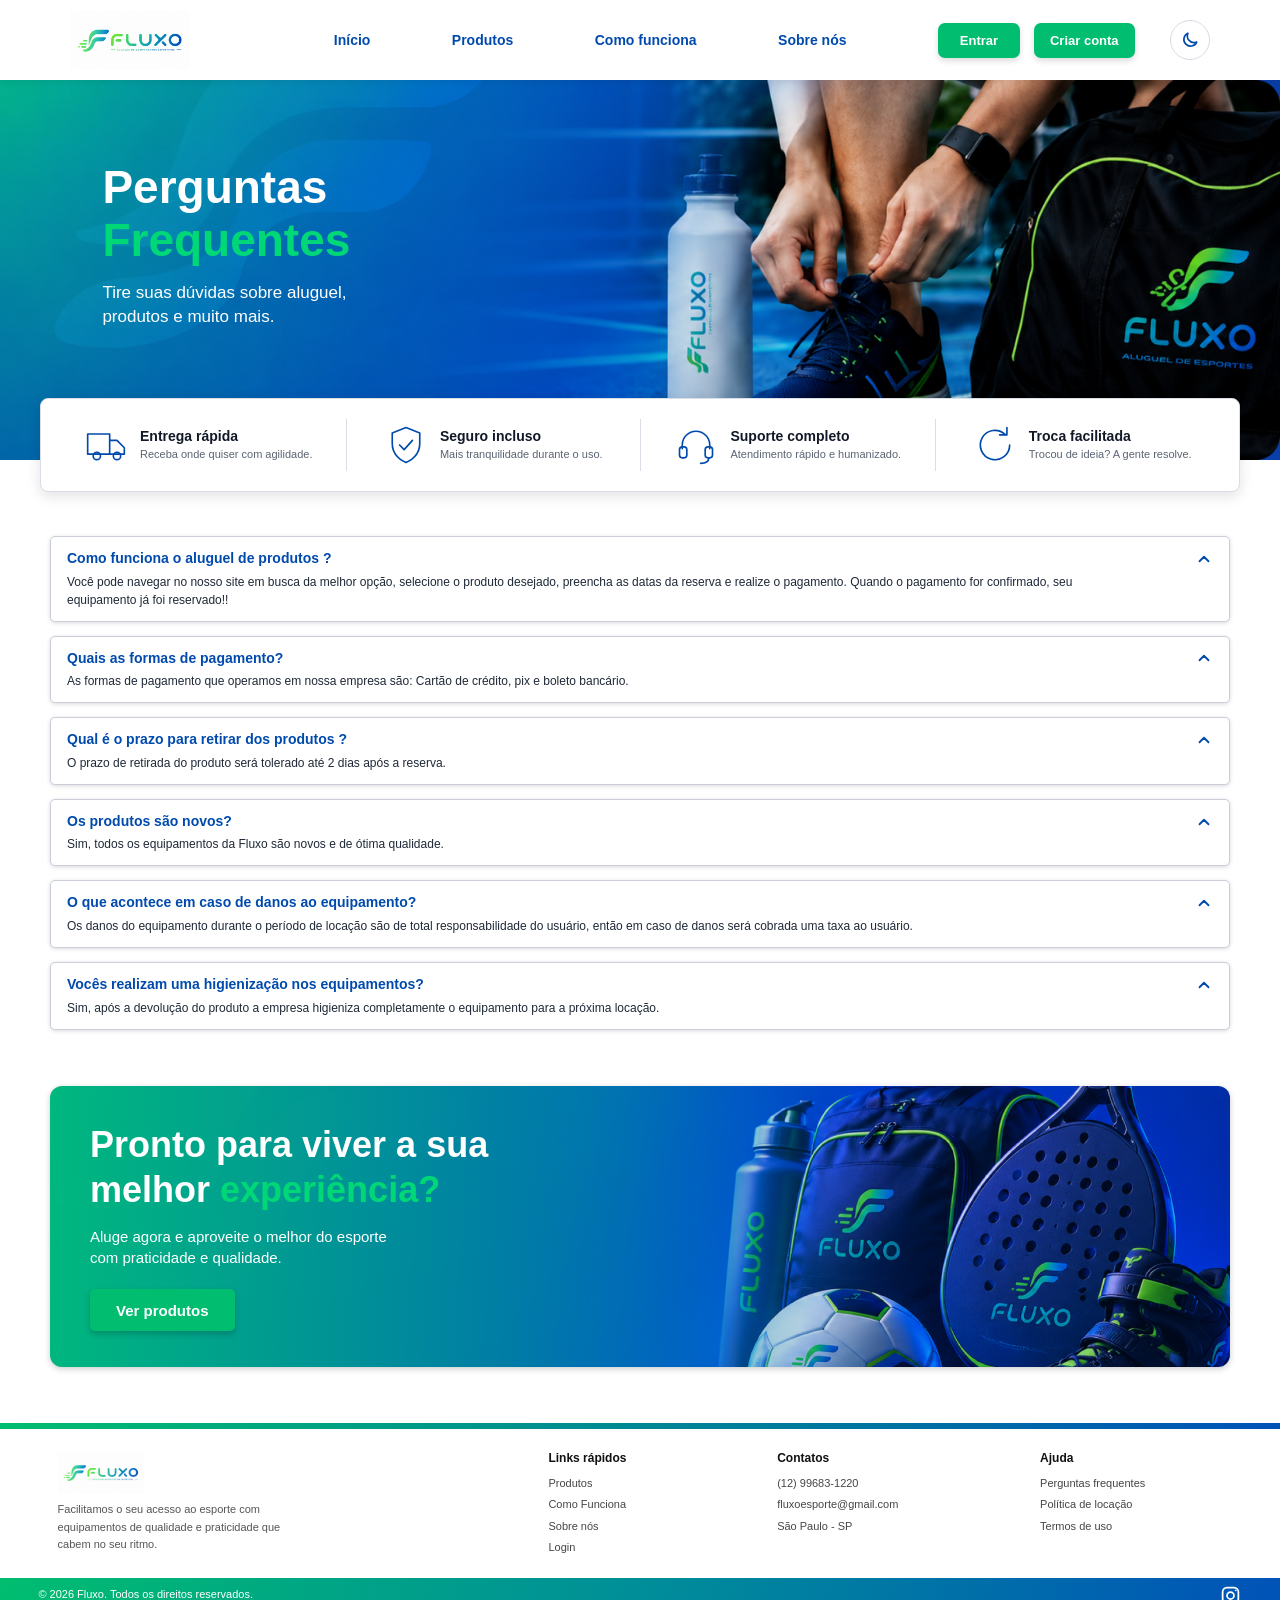
<file: perguntas-frequentes.html>
<!DOCTYPE html>
<html lang="pt-BR">
<head>
    <meta charset="UTF-8">
    <meta name="viewport" content="width=device-width, initial-scale=1.0">

    <title>Perguntas Frequentes | FLUXO Equipamentos Esportivos</title>

    <!-- Estilos compartilhados do site -->
    <link rel="stylesheet" href="style.css">

    <!-- Estilos exclusivos da página de perguntas frequentes -->
    <link rel="stylesheet" href="perguntas-frequentes.css">

    <script src="estoque.js" defer></script>
    <script src="extras.js" defer></script>
    <script src="conta.js" defer></script>
    <script src="script.js" defer></script>
    <script src="perguntas-frequentes.js" defer></script>
    <!-- Extras: modo escuro, favoritos, estoque, WhatsApp -->
    <link rel="stylesheet" href="extras.css">
    <script src="tema.js"></script>
</head>
<body>

    <!-- NAVBAR: mesma estrutura do restante do site -->
    <header class="cabecalho">
        <nav class="navbar">

            <a href="index.html#inicio" class="logo">
                <img src="logo.fluxo.png" alt="Logo FLUXO">
            </a>

            <button class="menu-toggle"
                    id="menu-toggle"
                    aria-label="Abrir menu"
                    aria-expanded="false"
                    aria-controls="menu"
                    type="button">
                <span></span>
                <span></span>
                <span></span>
            </button>

            <div class="menu" id="menu">
                <div class="links">
                    <a href="index.html">Início</a>
                    <a href="produtos.html">Produtos</a>
                    <a href="como-funciona.html">Como funciona</a>
                    <a href="sobre-nos.html">Sobre nós</a>
                </div>

                <div class="acoes">
                    <a href="login.html" class="botao">Entrar</a>
                    <a href="cadastro.html" class="botao">Criar conta</a>
                </div>
            </div>

        </nav>
    </header>

    <main class="pagina-faq">

        <!-- BANNER -->
        <section class="faq-banner">
            <div class="faq-banner-conteudo">
                <h1>
                    Perguntas<br>
                    <span>Frequentes</span>
                </h1>
                <p>
                    Tire suas dúvidas sobre aluguel,<br>
                    produtos e muito mais.
                </p>
            </div>
        </section>

        <!-- BENEFÍCIOS -->
        <section class="faq-beneficios" aria-label="Benefícios">

            <div class="faq-beneficio">
                <svg viewBox="0 0 48 48" aria-hidden="true">
                    <path d="M4 12h24v22H4zM28 19h8l8 8v7H28z"/>
                    <circle cx="14" cy="36" r="4"/>
                    <circle cx="36" cy="36" r="4"/>
                </svg>
                <div>
                    <h2>Entrega rápida</h2>
                    <p>Receba onde quiser com agilidade.</p>
                </div>
            </div>

            <div class="faq-beneficio">
                <svg viewBox="0 0 48 48" aria-hidden="true">
                    <path d="M24 5l15 6v11c0 10-6 17-15 21C15 39 9 32 9 22V11z"/>
                    <path d="M17 24l5 5 9-10"/>
                </svg>
                <div>
                    <h2>Seguro incluso</h2>
                    <p>Mais tranquilidade durante o uso.</p>
                </div>
            </div>

            <div class="faq-beneficio">
                <svg viewBox="0 0 48 48" aria-hidden="true">
                    <path d="M9 28v-4a15 15 0 0130 0v4"/>
                    <rect x="6" y="26" width="8" height="12" rx="3"/>
                    <rect x="34" y="26" width="8" height="12" rx="3"/>
                    <path d="M38 38c0 4-4 6-9 6"/>
                </svg>
                <div>
                    <h2>Suporte completo</h2>
                    <p>Atendimento rápido e humanizado.</p>
                </div>
            </div>

            <div class="faq-beneficio">
                <svg viewBox="0 0 48 48" aria-hidden="true">
                    <path d="M40 24a16 16 0 11-5-11.6"/>
                    <path d="M37 5v8h-8"/>
                </svg>
                <div>
                    <h2>Troca facilitada</h2>
                    <p>Trocou de ideia? A gente resolve.</p>
                </div>
            </div>

        </section>

        <!-- PERGUNTAS -->
        <section class="faq-lista" id="perguntas" aria-label="Perguntas frequentes">

            <article class="faq-item" id="como-funciona-aluguel">
                <h2>
                    <button type="button" class="faq-pergunta"
                            aria-expanded="true" aria-controls="resposta-1" id="pergunta-1">
                        <span>Como funciona o aluguel de produtos ?</span>
                        <svg viewBox="0 0 24 24" aria-hidden="true"><path d="M6 9l6 6 6-6"/></svg>
                    </button>
                </h2>
                <div class="faq-resposta" id="resposta-1" role="region" aria-labelledby="pergunta-1">
                    <p>
                        Você pode navegar no nosso site em busca da melhor opção,
                        selecione o produto desejado, preencha as datas da reserva
                        e realize o pagamento. Quando o pagamento for confirmado,
                        seu equipamento já foi reservado!!
                    </p>
                </div>
            </article>

            <article class="faq-item" id="formas-de-pagamento">
                <h2>
                    <button type="button" class="faq-pergunta"
                            aria-expanded="true" aria-controls="resposta-2" id="pergunta-2">
                        <span>Quais as formas de pagamento?</span>
                        <svg viewBox="0 0 24 24" aria-hidden="true"><path d="M6 9l6 6 6-6"/></svg>
                    </button>
                </h2>
                <div class="faq-resposta" id="resposta-2" role="region" aria-labelledby="pergunta-2">
                    <p>
                        As formas de pagamento que operamos em nossa empresa são:
                        Cartão de crédito, pix e boleto bancário.
                    </p>
                </div>
            </article>

            <article class="faq-item" id="prazo-de-retirada">
                <h2>
                    <button type="button" class="faq-pergunta"
                            aria-expanded="true" aria-controls="resposta-3" id="pergunta-3">
                        <span>Qual é o prazo para retirar dos produtos ?</span>
                        <svg viewBox="0 0 24 24" aria-hidden="true"><path d="M6 9l6 6 6-6"/></svg>
                    </button>
                </h2>
                <div class="faq-resposta" id="resposta-3" role="region" aria-labelledby="pergunta-3">
                    <p>
                        O prazo de retirada do produto será tolerado até 2 dias
                        após a reserva.
                    </p>
                </div>
            </article>

            <article class="faq-item" id="produtos-novos">
                <h2>
                    <button type="button" class="faq-pergunta"
                            aria-expanded="true" aria-controls="resposta-4" id="pergunta-4">
                        <span>Os produtos são novos?</span>
                        <svg viewBox="0 0 24 24" aria-hidden="true"><path d="M6 9l6 6 6-6"/></svg>
                    </button>
                </h2>
                <div class="faq-resposta" id="resposta-4" role="region" aria-labelledby="pergunta-4">
                    <p>
                        Sim, todos os equipamentos da Fluxo são novos e de ótima
                        qualidade.
                    </p>
                </div>
            </article>

            <article class="faq-item" id="danos-ao-equipamento">
                <h2>
                    <button type="button" class="faq-pergunta"
                            aria-expanded="true" aria-controls="resposta-5" id="pergunta-5">
                        <span>O que acontece em caso de danos ao equipamento?</span>
                        <svg viewBox="0 0 24 24" aria-hidden="true"><path d="M6 9l6 6 6-6"/></svg>
                    </button>
                </h2>
                <div class="faq-resposta" id="resposta-5" role="region" aria-labelledby="pergunta-5">
                    <p>
                        Os danos do equipamento durante o período de locação são de
                        total responsabilidade do usuário, então em caso de danos
                        será cobrada uma taxa ao usuário.
                    </p>
                </div>
            </article>

            <article class="faq-item" id="higienizacao">
                <h2>
                    <button type="button" class="faq-pergunta"
                            aria-expanded="true" aria-controls="resposta-6" id="pergunta-6">
                        <span>Vocês realizam uma higienização nos equipamentos?</span>
                        <svg viewBox="0 0 24 24" aria-hidden="true"><path d="M6 9l6 6 6-6"/></svg>
                    </button>
                </h2>
                <div class="faq-resposta" id="resposta-6" role="region" aria-labelledby="pergunta-6">
                    <p>
                        Sim, após a devolução do produto a empresa higieniza
                        completamente o equipamento para a próxima locação.
                    </p>
                </div>
            </article>

        </section>

        <!-- CHAMADA FINAL -->
        <section class="faq-cta" aria-labelledby="faq-cta-titulo">
            <div class="faq-cta-conteudo">
                <h2 id="faq-cta-titulo">
                    Pronto para viver a sua<br>
                    melhor <span>experiência?</span>
                </h2>
                <p>
                    Aluge agora e aproveite o melhor do esporte<br>
                    com praticidade e qualidade.
                </p>
                <a href="produtos.html" class="faq-cta-botao">Ver produtos</a>
            </div>
        </section>

    </main>

    <!-- FOOTER: mesma estrutura do site -->
    <footer class="rodape">

        <div class="rodape-conteudo">

            <div class="rodape-marca">
                <a href="index.html#inicio" class="rodape-logo">
                    <img src="logo.fluxo.png" alt="FLUXO">
                </a>

                <p>
                    Facilitamos o seu acesso ao esporte com
                    equipamentos de qualidade e praticidade
                    que cabem no seu ritmo.
                </p>
            </div>

            <div class="rodape-coluna">
                <h3>Links rápidos</h3>
                <a href="produtos.html">Produtos</a>
                <a href="como-funciona.html">Como Funciona</a>
                <a href="sobre-nos.html">Sobre nós</a>
                <a href="login.html">Login</a>
            </div>

            <div class="rodape-coluna">
                <h3>Contatos</h3>
                <a href="https://wa.me/5512996831220"
                   target="_blank"
                   rel="noopener noreferrer">(12) 99683-1220</a>
                <a href="mailto:fluxoesporte@gmail.com">
                    fluxoesporte@gmail.com
                </a>
                <span>São Paulo - SP</span>
            </div>

            <div class="rodape-coluna">
                <h3>Ajuda</h3>
                <a href="perguntas-frequentes.html">Perguntas frequentes</a>
                <a href="politica-de-locacao.html">Política de locação</a>
                <a href="termos-de-uso.html">Termos de uso</a>
            </div>

        </div>

        <div class="rodape-inferior">
            <p>© 2026 Fluxo. Todos os direitos reservados.</p>

            <a href="https://www.instagram.com/fluxo.esporte/?utm_source=ig_web_button_share_sheet"
               target="_blank"
               rel="noopener noreferrer"
               aria-label="Instagram da FLUXO"
               class="instagram-link">
                <svg viewBox="0 0 24 24" aria-hidden="true">
                    <rect x="3" y="3" width="18" height="18" rx="5"/>
                    <circle cx="12" cy="12" r="4"/>
                    <circle cx="18" cy="6" r="1"
                            fill="currentColor" stroke="none"/>
                </svg>
            </a>
        </div>

    </footer>

</body>
</html>
</file>
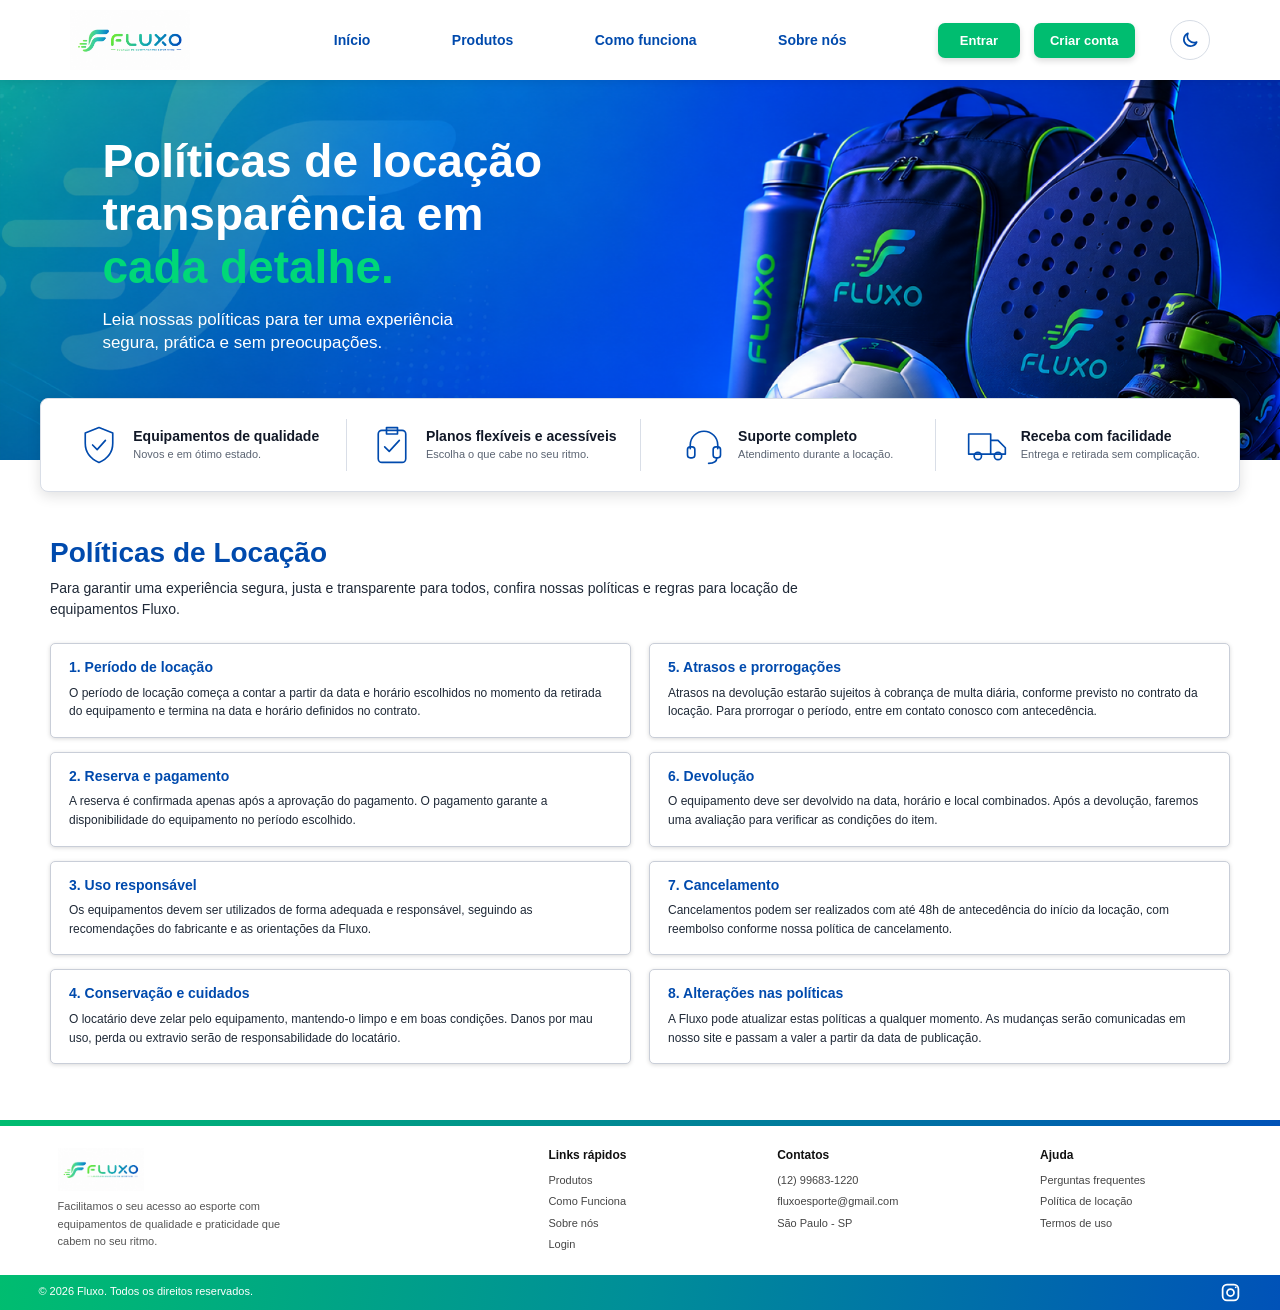
<file: politica-de-locacao.html>
<!DOCTYPE html>
<html lang="pt-BR">
<head>
    <meta charset="UTF-8">
    <meta name="viewport" content="width=device-width, initial-scale=1.0">

    <title>Políticas de locação | FLUXO Equipamentos Esportivos</title>

    <!-- Estilos compartilhados do site -->
    <link rel="stylesheet" href="style.css">

    <!-- Estilos exclusivos da página de políticas de locação -->
    <link rel="stylesheet" href="politica-de-locacao.css">

    <script src="estoque.js" defer></script>
    <script src="extras.js" defer></script>
    <script src="conta.js" defer></script>
    <script src="script.js" defer></script>
    <script src="politica-de-locacao.js" defer></script>
    <!-- Extras: modo escuro, favoritos, estoque, WhatsApp -->
    <link rel="stylesheet" href="extras.css">
    <script src="tema.js"></script>
</head>
<body>

    <!-- NAVBAR: mesma estrutura do restante do site -->
    <header class="cabecalho">
        <nav class="navbar">

            <a href="index.html#inicio" class="logo">
                <img src="logo.fluxo.png" alt="Logo FLUXO">
            </a>

            <button class="menu-toggle"
                    id="menu-toggle"
                    aria-label="Abrir menu"
                    aria-expanded="false"
                    aria-controls="menu"
                    type="button">
                <span></span>
                <span></span>
                <span></span>
            </button>

            <div class="menu" id="menu">
                <div class="links">
                    <a href="index.html">Início</a>
                    <a href="produtos.html">Produtos</a>
                    <a href="como-funciona.html">Como funciona</a>
                    <a href="sobre-nos.html">Sobre nós</a>
                </div>

                <div class="acoes">
                    <a href="login.html" class="botao">Entrar</a>
                    <a href="cadastro.html" class="botao">Criar conta</a>
                </div>
            </div>

        </nav>
    </header>

    <main class="pagina-politicas">

        <!-- BANNER -->
        <section class="pl-banner">
            <div class="pl-banner-conteudo">
                <h1>
                    Políticas de locação<br>
                    transparência em<br>
                    <span>cada detalhe.</span>
                </h1>
                <p>
                    Leia nossas políticas para ter uma experiência<br>
                    segura, prática e sem preocupações.
                </p>
            </div>
        </section>

        <!-- BENEFÍCIOS -->
        <section class="pl-beneficios" aria-label="Benefícios">

            <div class="pl-beneficio">
                <svg viewBox="0 0 48 48" aria-hidden="true">
                    <path d="M24 5l15 6v11c0 10-6 17-15 21C15 39 9 32 9 22V11z"/>
                    <path d="M17 24l5 5 9-10"/>
                </svg>
                <div>
                    <h2>Equipamentos de qualidade</h2>
                    <p>Novos e em ótimo estado.</p>
                </div>
            </div>

            <div class="pl-beneficio">
                <svg viewBox="0 0 48 48" aria-hidden="true">
                    <rect x="9" y="8" width="30" height="35" rx="4"/>
                    <path d="M18 5h12v7H18z"/>
                    <path d="M16 26l5 5 11-12"/>
                </svg>
                <div>
                    <h2>Planos flexíveis e acessíveis</h2>
                    <p>Escolha o que cabe no seu ritmo.</p>
                </div>
            </div>

            <div class="pl-beneficio">
                <svg viewBox="0 0 48 48" aria-hidden="true">
                    <path d="M9 28v-4a15 15 0 0130 0v4"/>
                    <rect x="6" y="26" width="8" height="12" rx="3"/>
                    <rect x="34" y="26" width="8" height="12" rx="3"/>
                    <path d="M38 38c0 4-4 6-9 6"/>
                </svg>
                <div>
                    <h2>Suporte completo</h2>
                    <p>Atendimento durante a locação.</p>
                </div>
            </div>

            <div class="pl-beneficio">
                <svg viewBox="0 0 48 48" aria-hidden="true">
                    <path d="M4 12h24v22H4zM28 19h8l8 8v7H28z"/>
                    <circle cx="14" cy="36" r="4"/>
                    <circle cx="36" cy="36" r="4"/>
                </svg>
                <div>
                    <h2>Receba com facilidade</h2>
                    <p>Entrega e retirada sem complicação.</p>
                </div>
            </div>

        </section>

        <!-- TEXTO INTRODUTÓRIO -->
        <section class="pl-intro" aria-labelledby="pl-titulo">
            <h2 id="pl-titulo">Políticas de Locação</h2>
            <p>
                Para garantir uma experiência segura, justa e transparente
                para todos, confira nossas políticas e regras para locação
                de equipamentos Fluxo.
            </p>
        </section>

        <!-- POLÍTICAS -->
        <section class="pl-termos" aria-label="Políticas de locação">

            <article class="pl-termo" id="periodo-de-locacao">
                <h3>1. Período de locação</h3>
                <p>
                    O período de locação começa a contar a partir da data e horário escolhidos no momento da retirada do equipamento e termina na data e horário definidos no contrato.
                </p>
            </article>

            <article class="pl-termo" id="reserva-e-pagamento">
                <h3>2. Reserva e pagamento</h3>
                <p>
                    A reserva é confirmada apenas após a aprovação do pagamento. O pagamento garante a disponibilidade do equipamento no período escolhido.
                </p>
            </article>

            <article class="pl-termo" id="uso-responsavel">
                <h3>3. Uso responsável</h3>
                <p>
                    Os equipamentos devem ser utilizados de forma adequada e responsável, seguindo as recomendações do fabricante e as orientações da Fluxo.
                </p>
            </article>

            <article class="pl-termo" id="conservacao-e-cuidados">
                <h3>4. Conservação e cuidados</h3>
                <p>
                    O locatário deve zelar pelo equipamento, mantendo-o limpo e em boas condições. Danos por mau uso, perda ou extravio serão de responsabilidade do locatário.
                </p>
            </article>

            <article class="pl-termo" id="atrasos-e-prorrogacoes">
                <h3>5. Atrasos e prorrogações</h3>
                <p>
                    Atrasos na devolução estarão sujeitos à cobrança de multa diária, conforme previsto no contrato da locação. Para prorrogar o período, entre em contato conosco com antecedência.
                </p>
            </article>

            <article class="pl-termo" id="devolucao">
                <h3>6. Devolução</h3>
                <p>
                    O equipamento deve ser devolvido na data, horário e local combinados. Após a devolução, faremos uma avaliação para verificar as condições do item.
                </p>
            </article>

            <article class="pl-termo" id="cancelamento">
                <h3>7. Cancelamento</h3>
                <p>
                    Cancelamentos podem ser realizados com até 48h de antecedência do início da locação, com reembolso conforme nossa política de cancelamento.
                </p>
            </article>

            <article class="pl-termo" id="alteracoes">
                <h3>8. Alterações nas políticas</h3>
                <p>
                    A Fluxo pode atualizar estas políticas a qualquer momento. As mudanças serão comunicadas em nosso site e passam a valer a partir da data de publicação.
                </p>
            </article>

        </section>

    </main>

    <!-- FOOTER: mesma estrutura do site -->
    <footer class="rodape">

        <div class="rodape-conteudo">

            <div class="rodape-marca">
                <a href="index.html#inicio" class="rodape-logo">
                    <img src="logo.fluxo.png" alt="FLUXO">
                </a>

                <p>
                    Facilitamos o seu acesso ao esporte com
                    equipamentos de qualidade e praticidade
                    que cabem no seu ritmo.
                </p>
            </div>

            <div class="rodape-coluna">
                <h3>Links rápidos</h3>
                <a href="produtos.html">Produtos</a>
                <a href="como-funciona.html">Como Funciona</a>
                <a href="sobre-nos.html">Sobre nós</a>
                <a href="login.html">Login</a>
            </div>

            <div class="rodape-coluna">
                <h3>Contatos</h3>
                <a href="https://wa.me/5512996831220"
                   target="_blank"
                   rel="noopener noreferrer">(12) 99683-1220</a>
                <a href="mailto:fluxoesporte@gmail.com">
                    fluxoesporte@gmail.com
                </a>
                <span>São Paulo - SP</span>
            </div>

            <div class="rodape-coluna">
                <h3>Ajuda</h3>
                <a href="perguntas-frequentes.html">Perguntas frequentes</a>
                <a href="politica-de-locacao.html">Política de locação</a>
                <a href="termos-de-uso.html">Termos de uso</a>
            </div>

        </div>

        <div class="rodape-inferior">
            <p>© 2026 Fluxo. Todos os direitos reservados.</p>

            <a href="https://www.instagram.com/fluxo.esporte/?utm_source=ig_web_button_share_sheet"
               target="_blank"
               rel="noopener noreferrer"
               aria-label="Instagram da FLUXO"
               class="instagram-link">
                <svg viewBox="0 0 24 24" aria-hidden="true">
                    <rect x="3" y="3" width="18" height="18" rx="5"/>
                    <circle cx="12" cy="12" r="4"/>
                    <circle cx="18" cy="6" r="1"
                            fill="currentColor" stroke="none"/>
                </svg>
            </a>
        </div>

    </footer>

</body>
</html>
</file>
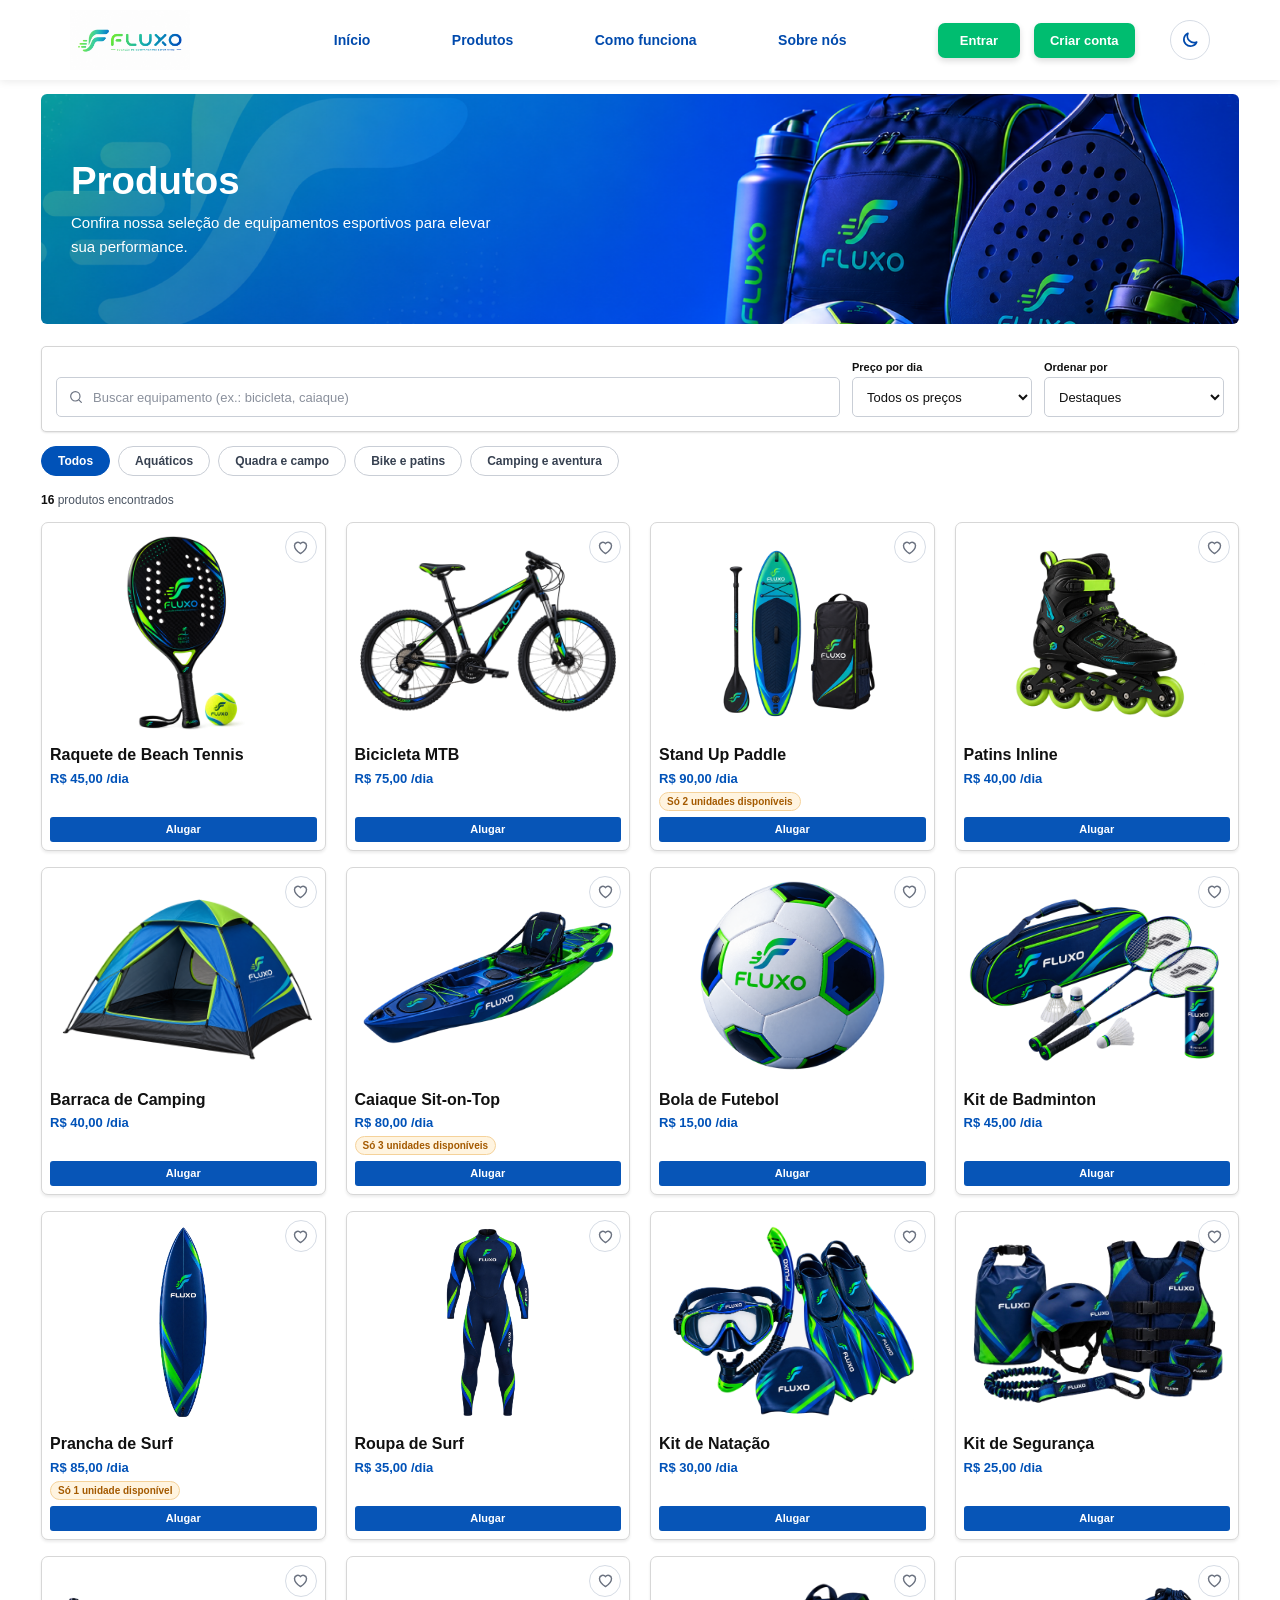
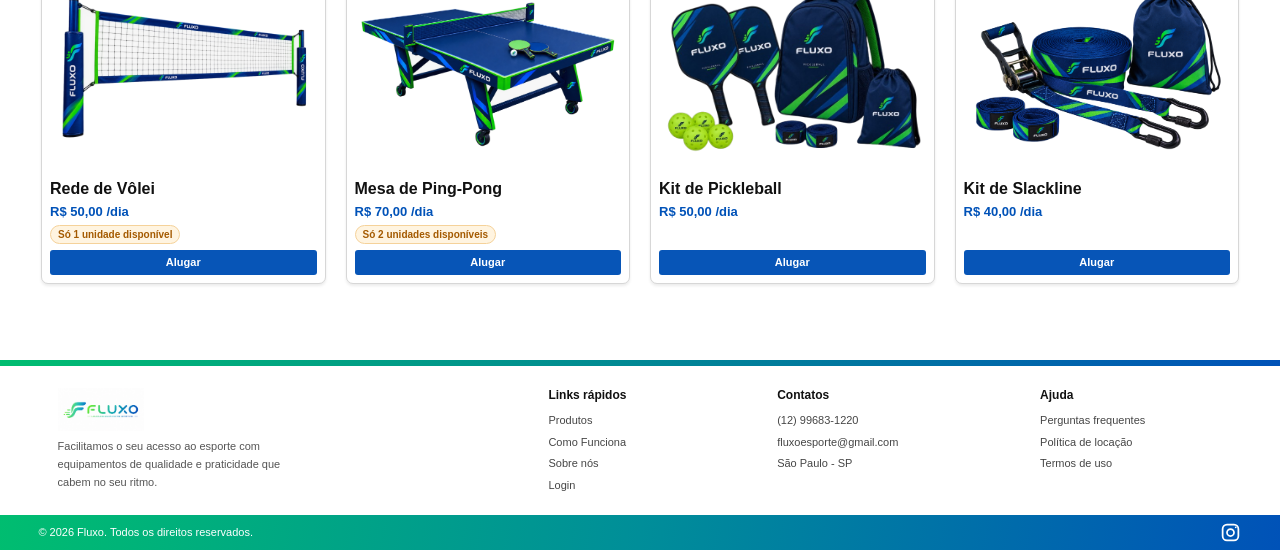
<file: produtos.html>
<!DOCTYPE html>
<html lang="pt-BR">
<head>
    <meta charset="UTF-8">
    <meta name="viewport" content="width=device-width, initial-scale=1.0">

    <title>Produtos | FLUXO Equipamentos Esportivos</title>

    <!-- Estilos compartilhados do site -->
    <link rel="stylesheet" href="style.css">

    <!-- Estilos exclusivos do catálogo -->
    <link rel="stylesheet" href="produtos.css">

    <script src="estoque.js" defer></script>
    <script src="extras.js" defer></script>
    <script src="conta.js" defer></script>
    <script src="script.js" defer></script>
    <script src="produtos.js" defer></script>
    <!-- Extras: modo escuro, favoritos, estoque, WhatsApp -->
    <link rel="stylesheet" href="extras.css">
    <script src="tema.js"></script>
</head>
<body>

    <!-- NAVBAR: mesma estrutura do index.html -->
    <header class="cabecalho">
        <nav class="navbar">

            <a href="index.html#inicio" class="logo">
                <img src="logo.fluxo.png" alt="Logo FLUXO">
            </a>

            <button class="menu-toggle"
                    id="menu-toggle"
                    aria-label="Abrir menu"
                    aria-expanded="false"
                    aria-controls="menu"
                    type="button">
                <span></span>
                <span></span>
                <span></span>
            </button>

            <div class="menu" id="menu">
                <div class="links">
                    <a href="index.html">Início</a>
                    <a href="produtos.html" aria-current="page">Produtos</a>
                    <a href="como-funciona.html">Como funciona</a>
                    <a href="sobre-nos.html">Sobre nós</a>
                </div>

                <div class="acoes">
                    <a href="login.html" class="botao">Entrar</a>
                    <a href="cadastro.html" class="botao">Criar conta</a>
                </div>
            </div>

        </nav>
    </header>

    <main class="pagina-produtos">

        <!-- BANNER -->
        <section class="produtos-banner">
            <div class="produtos-banner-conteudo">
                <h1>Produtos</h1>
                <p>
                    Confira nossa seleção de equipamentos
                    esportivos para elevar sua performance.
                </p>
            </div>
        </section>

        <!-- CATÁLOGO -->
        <section class="catalogo" aria-label="Catálogo de equipamentos">

            <!-- BUSCA E FILTROS -->
            <form class="filtro-barra" id="filtro-barra" role="search" novalidate>

                <div class="filtro-busca">
                    <svg viewBox="0 0 24 24" aria-hidden="true"><circle cx="11" cy="11" r="7"/><path d="M20 20l-3.8-3.8"/></svg>
                    <input type="search"
                           id="filtro-busca"
                           placeholder="Buscar equipamento (ex.: bicicleta, caiaque)"
                           autocomplete="off"
                           aria-label="Buscar equipamento">
                    <button type="button" class="filtro-busca-limpar" id="filtro-busca-limpar"
                            aria-label="Limpar busca" hidden>&times;</button>
                </div>

                <div class="filtro-campo">
                    <label for="filtro-preco">Preço por dia</label>
                    <select id="filtro-preco">
                        <option value="todos">Todos os preços</option>
                        <option value="ate30">Até R$ 30</option>
                        <option value="30a60">R$ 30 a R$ 60</option>
                        <option value="acima60">Acima de R$ 60</option>
                    </select>
                </div>

                <div class="filtro-campo">
                    <label for="filtro-ordem">Ordenar por</label>
                    <select id="filtro-ordem">
                        <option value="padrao">Destaques</option>
                        <option value="menor">Menor preço</option>
                        <option value="maior">Maior preço</option>
                        <option value="nome">Nome (A-Z)</option>
                    </select>
                </div>

            </form>

            <div class="filtro-categorias" id="filtro-categorias" role="group" aria-label="Filtrar por categoria">
                <button type="button" class="filtro-chip ativo" data-categoria="todas" aria-pressed="true">Todos</button>
                <button type="button" class="filtro-chip" data-categoria="aquaticos" aria-pressed="false">Aquáticos</button>
                <button type="button" class="filtro-chip" data-categoria="quadra" aria-pressed="false">Quadra e campo</button>
                <button type="button" class="filtro-chip" data-categoria="ruas" aria-pressed="false">Bike e patins</button>
                <button type="button" class="filtro-chip" data-categoria="camping" aria-pressed="false">Camping e aventura</button>
            </div>

            <div class="filtro-resumo">
                <p id="filtro-contagem" role="status" aria-live="polite"></p>
                <button type="button" class="filtro-limpar" id="filtro-limpar" hidden>Limpar filtros</button>
            </div>

            <!-- SEM RESULTADOS -->
            <div class="catalogo-vazio" id="catalogo-vazio" hidden>
                <svg viewBox="0 0 24 24" aria-hidden="true"><circle cx="11" cy="11" r="7"/><path d="M20 20l-3.8-3.8"/></svg>
                <h2 id="catalogo-vazio-titulo">Nenhum equipamento encontrado</h2>
                <p id="catalogo-vazio-texto">Tente buscar por outro nome ou ajuste os filtros.</p>
                <button type="button" class="catalogo-vazio-botao" id="catalogo-vazio-limpar">Limpar filtros</button>
            </div>

            <div class="catalogo-lista">

                <!-- RAQUETE -->
                <article class="catalogo-card" data-categoria="quadra" data-preco="45" data-nome="Raquete de Beach Tennis" data-palavras="praia areia beach tennis">
                    <a href="produto.html?item=raquete"
                       class="catalogo-imagem"
                       aria-label="Ver detalhes da raquete de beach tennis">
                        <img src="raquete.png"
                             alt="Raquete de Beach Tennis FLUXO"
                             loading="eager">
                    </a>

                    <div class="catalogo-info">
                        <h2>Raquete de Beach Tennis</h2>
                        <p class="catalogo-preco">R$ 45,00 <span>/dia</span></p>
                        <a href="produto.html?item=raquete"
                           class="catalogo-alugar">Alugar</a>
                    </div>
                </article>

                <!-- BICICLETA -->
                <article class="catalogo-card" data-categoria="ruas" data-preco="75" data-nome="Bicicleta MTB" data-palavras="bike mtb ciclismo trilha">
                    <a href="produto.html?item=bicicleta"
                       class="catalogo-imagem"
                       aria-label="Ver detalhes da bicicleta MTB">
                        <img src="bicicleta.png"
                             alt="Bicicleta MTB FLUXO"
                             loading="eager">
                    </a>

                    <div class="catalogo-info">
                        <h2>Bicicleta MTB</h2>
                        <p class="catalogo-preco">R$ 75,00 <span>/dia</span></p>
                        <a href="produto.html?item=bicicleta"
                           class="catalogo-alugar">Alugar</a>
                    </div>
                </article>

                <!-- STAND UP PADDLE -->
                <article class="catalogo-card" data-categoria="aquaticos" data-preco="90" data-nome="Stand Up Paddle" data-palavras="prancha remo lago mar sup">
                    <a href="produto.html?item=sup"
                       class="catalogo-imagem"
                       aria-label="Ver detalhes do stand up paddle">
                        <img src="stand-up-paddle.png"
                             alt="Prancha de stand up paddle FLUXO"
                             loading="eager">
                    </a>

                    <div class="catalogo-info">
                        <h2>Stand Up Paddle</h2>
                        <p class="catalogo-preco">R$ 90,00 <span>/dia</span></p>
                        <a href="produto.html?item=sup"
                           class="catalogo-alugar">Alugar</a>
                    </div>
                </article>

                <!-- PATINS -->
                <article class="catalogo-card" data-categoria="ruas" data-preco="40" data-nome="Patins Inline" data-palavras="skate inline rolimã">
                    <a href="produto.html?item=patins"
                       class="catalogo-imagem"
                       aria-label="Ver detalhes dos patins inline">
                        <img src="patins.png"
                             alt="Patins inline FLUXO"
                             loading="eager">
                    </a>

                    <div class="catalogo-info">
                        <h2>Patins Inline</h2>
                        <p class="catalogo-preco">R$ 40,00 <span>/dia</span></p>
                        <a href="produto.html?item=patins"
                           class="catalogo-alugar">Alugar</a>
                    </div>
                </article>

                <!-- BARRACA -->
                <article class="catalogo-card" data-categoria="camping" data-preco="60" data-nome="Barraca de Camping" data-palavras="acampar camping trilha">
                    <a href="produto.html?item=barraca"
                       class="catalogo-imagem"
                       aria-label="Ver detalhes da barraca de camping">
                        <img src="barraca.png"
                             alt="Barraca de camping FLUXO"
                             loading="lazy">
                    </a>

                    <div class="catalogo-info">
                        <h2>Barraca de Camping</h2>
                        <p class="catalogo-preco">R$ 40,00 <span>/dia</span></p>
                        <a href="produto.html?item=barraca"
                           class="catalogo-alugar">Alugar</a>
                    </div>
                </article>

                <!-- CAIAQUE -->
                <article class="catalogo-card" data-categoria="aquaticos" data-preco="80" data-nome="Caiaque Sit-on-Top" data-palavras="remo lago rio mar canoa">
                    <a href="produto.html?item=caiaque"
                       class="catalogo-imagem"
                       aria-label="Ver detalhes do caiaque">
                        <img src="caiaque.png"
                             alt="Caiaque sit-on-top FLUXO"
                             loading="lazy">
                    </a>

                    <div class="catalogo-info">
                        <h2>Caiaque Sit-on-Top</h2>
                        <p class="catalogo-preco">R$ 80,00 <span>/dia</span></p>
                        <a href="produto.html?item=caiaque"
                           class="catalogo-alugar">Alugar</a>
                    </div>
                </article>

                <!-- BOLA -->
                <article class="catalogo-card" data-categoria="quadra" data-preco="15" data-nome="Bola de Futebol" data-palavras="futebol campo jogo">
                    <a href="produto.html?item=bola"
                       class="catalogo-imagem"
                       aria-label="Ver detalhes da bola de futebol">
                        <img src="bola.png"
                             alt="Bola de futebol FLUXO"
                             loading="lazy">
                    </a>

                    <div class="catalogo-info">
                        <h2>Bola de Futebol</h2>
                        <p class="catalogo-preco">R$ 15,00 <span>/dia</span></p>
                        <a href="produto.html?item=bola"
                           class="catalogo-alugar">Alugar</a>
                    </div>
                </article>

                <!-- KIT DE BADMINTON -->
                <article class="catalogo-card" data-categoria="quadra" data-preco="45" data-nome="Kit de Badminton" data-palavras="peteca raquete jogo">
                    <a href="produto.html?item=badminton"
                       class="catalogo-imagem"
                       aria-label="Ver detalhes do kit de badminton">
                        <img src="kit-badminton.png"
                             alt="Kit de badminton FLUXO"
                             loading="lazy">
                    </a>

                    <div class="catalogo-info">
                        <h2>Kit de Badminton</h2>
                        <p class="catalogo-preco">R$ 45,00 <span>/dia</span></p>
                        <a href="produto.html?item=badminton"
                           class="catalogo-alugar">Alugar</a>
                    </div>
                </article>

                <!-- PRANCHA DE SURF -->
                <article class="catalogo-card" data-categoria="aquaticos" data-preco="85" data-nome="Prancha de Surf" data-palavras="surf onda mar praia prancha">
                    <a href="produto.html?item=prancha"
                       class="catalogo-imagem"
                       aria-label="Ver detalhes da prancha de surf">
                        <img src="prancha-de-surf.png"
                             alt="Prancha de surf FLUXO"
                             loading="lazy">
                    </a>

                    <div class="catalogo-info">
                        <h2>Prancha de Surf</h2>
                        <p class="catalogo-preco">R$ 85,00 <span>/dia</span></p>
                        <a href="produto.html?item=prancha"
                           class="catalogo-alugar">Alugar</a>
                    </div>
                </article>

                <!-- ROUPA DE SURF -->
                <article class="catalogo-card" data-categoria="aquaticos" data-preco="35" data-nome="Roupa de Surf" data-palavras="neoprene surf mergulho traje mar">
                    <a href="produto.html?item=roupa-surf"
                       class="catalogo-imagem"
                       aria-label="Ver detalhes da roupa de surf">
                        <img src="roupa-de-surf.png"
                             alt="Roupa de surf FLUXO"
                             loading="lazy">
                    </a>

                    <div class="catalogo-info">
                        <h2>Roupa de Surf</h2>
                        <p class="catalogo-preco">R$ 35,00 <span>/dia</span></p>
                        <a href="produto.html?item=roupa-surf"
                           class="catalogo-alugar">Alugar</a>
                    </div>
                </article>

                <!-- KIT DE NATAÇÃO -->
                <article class="catalogo-card" data-categoria="aquaticos" data-preco="30" data-nome="Kit de Natação" data-palavras="nadar piscina mergulho snorkel mascara nadadeira touca">
                    <a href="produto.html?item=natacao"
                       class="catalogo-imagem"
                       aria-label="Ver detalhes do kit de natação">
                        <img src="kit-natacao.png"
                             alt="Kit de natação FLUXO"
                             loading="lazy">
                    </a>

                    <div class="catalogo-info">
                        <h2>Kit de Natação</h2>
                        <p class="catalogo-preco">R$ 30,00 <span>/dia</span></p>
                        <a href="produto.html?item=natacao"
                           class="catalogo-alugar">Alugar</a>
                    </div>
                </article>

                <!-- KIT DE SEGURANÇA -->
                <article class="catalogo-card" data-categoria="aquaticos" data-preco="25" data-nome="Kit de Segurança" data-palavras="colete salva-vidas capacete bolsa estanque seguranca leash">
                    <a href="produto.html?item=seguranca"
                       class="catalogo-imagem"
                       aria-label="Ver detalhes do kit de segurança">
                        <img src="kit-seguranca.png"
                             alt="Kit de segurança FLUXO"
                             loading="lazy">
                    </a>

                    <div class="catalogo-info">
                        <h2>Kit de Segurança</h2>
                        <p class="catalogo-preco">R$ 25,00 <span>/dia</span></p>
                        <a href="produto.html?item=seguranca"
                           class="catalogo-alugar">Alugar</a>
                    </div>
                </article>

                <!-- REDE DE VÔLEI -->
                <article class="catalogo-card" data-categoria="quadra" data-preco="50" data-nome="Rede de Vôlei" data-palavras="volei volleyball praia areia quadra poste">
                    <a href="produto.html?item=rede-volei"
                       class="catalogo-imagem"
                       aria-label="Ver detalhes da rede de vôlei">
                        <img src="rede-volei.png"
                             alt="Rede de vôlei FLUXO"
                             loading="lazy">
                    </a>

                    <div class="catalogo-info">
                        <h2>Rede de Vôlei</h2>
                        <p class="catalogo-preco">R$ 50,00 <span>/dia</span></p>
                        <a href="produto.html?item=rede-volei"
                           class="catalogo-alugar">Alugar</a>
                    </div>
                </article>

                <!-- MESA DE PING-PONG -->
                <article class="catalogo-card" data-categoria="quadra" data-preco="70" data-nome="Mesa de Ping-Pong" data-palavras="tenis de mesa pingpong ping pong raquete bola jogo">
                    <a href="produto.html?item=pingpong"
                       class="catalogo-imagem"
                       aria-label="Ver detalhes da mesa de ping-pong">
                        <img src="mesa-de-pingpong.png"
                             alt="Mesa de ping-pong FLUXO"
                             loading="lazy">
                    </a>

                    <div class="catalogo-info">
                        <h2>Mesa de Ping-Pong</h2>
                        <p class="catalogo-preco">R$ 70,00 <span>/dia</span></p>
                        <a href="produto.html?item=pingpong"
                           class="catalogo-alugar">Alugar</a>
                    </div>
                </article>

                <!-- KIT DE PICKLEBALL -->
                <article class="catalogo-card" data-categoria="quadra" data-preco="50" data-nome="Kit de Pickleball" data-palavras="pickle pickleball raquete paddle bolinha jogo">
                    <a href="produto.html?item=pickleball"
                       class="catalogo-imagem"
                       aria-label="Ver detalhes do kit de pickleball">
                        <img src="kit-pickleball.png"
                             alt="Kit de pickleball FLUXO"
                             loading="lazy">
                    </a>

                    <div class="catalogo-info">
                        <h2>Kit de Pickleball</h2>
                        <p class="catalogo-preco">R$ 50,00 <span>/dia</span></p>
                        <a href="produto.html?item=pickleball"
                           class="catalogo-alugar">Alugar</a>
                    </div>
                </article>

                <!-- KIT DE SLACKLINE -->
                <article class="catalogo-card" data-categoria="camping" data-preco="40" data-nome="Kit de Slackline" data-palavras="slack equilibrio fita corda parque arvore aventura">
                    <a href="produto.html?item=slackline"
                       class="catalogo-imagem"
                       aria-label="Ver detalhes do kit de slackline">
                        <img src="kit-slackline.png"
                             alt="Kit de slackline FLUXO"
                             loading="lazy">
                    </a>

                    <div class="catalogo-info">
                        <h2>Kit de Slackline</h2>
                        <p class="catalogo-preco">R$ 40,00 <span>/dia</span></p>
                        <a href="produto.html?item=slackline"
                           class="catalogo-alugar">Alugar</a>
                    </div>
                </article>

            </div>
        </section>

    </main>

    <!-- FOOTER: mesma estrutura do site -->
    <footer class="rodape">

        <div class="rodape-conteudo">

            <div class="rodape-marca">
                <a href="index.html#inicio" class="rodape-logo">
                    <img src="logo.fluxo.png" alt="FLUXO">
                </a>

                <p>
                    Facilitamos o seu acesso ao esporte com
                    equipamentos de qualidade e praticidade
                    que cabem no seu ritmo.
                </p>
            </div>

            <div class="rodape-coluna">
                <h3>Links rápidos</h3>
                <a href="produtos.html">Produtos</a>
                <a href="como-funciona.html">Como Funciona</a>
                <a href="sobre-nos.html">Sobre nós</a>
                <a href="login.html">Login</a>
            </div>

            <div class="rodape-coluna">
                <h3>Contatos</h3>
                <a href="https://wa.me/5512996831220"
                   target="_blank"
                   rel="noopener noreferrer">(12) 99683-1220</a>
                <a href="mailto:fluxoesporte@gmail.com">
                    fluxoesporte@gmail.com
                </a>
                <span>São Paulo - SP</span>
            </div>

            <div class="rodape-coluna">
                <h3>Ajuda</h3>
                <a href="perguntas-frequentes.html">Perguntas frequentes</a>
                <a href="politica-de-locacao.html">Política de locação</a>
                <a href="termos-de-uso.html">Termos de uso</a>
            </div>

        </div>

        <div class="rodape-inferior">
            <p>© 2026 Fluxo. Todos os direitos reservados.</p>

            <a href="https://www.instagram.com/fluxo.esporte/?utm_source=ig_web_button_share_sheet"
               target="_blank"
               rel="noopener noreferrer"
               aria-label="Instagram da FLUXO"
               class="instagram-link">
                <svg viewBox="0 0 24 24" aria-hidden="true">
                    <rect x="3" y="3" width="18" height="18" rx="5"/>
                    <circle cx="12" cy="12" r="4"/>
                    <circle cx="18" cy="6" r="1"
                            fill="currentColor" stroke="none"/>
                </svg>
            </a>
        </div>

    </footer>

</body>
</html>
</file>
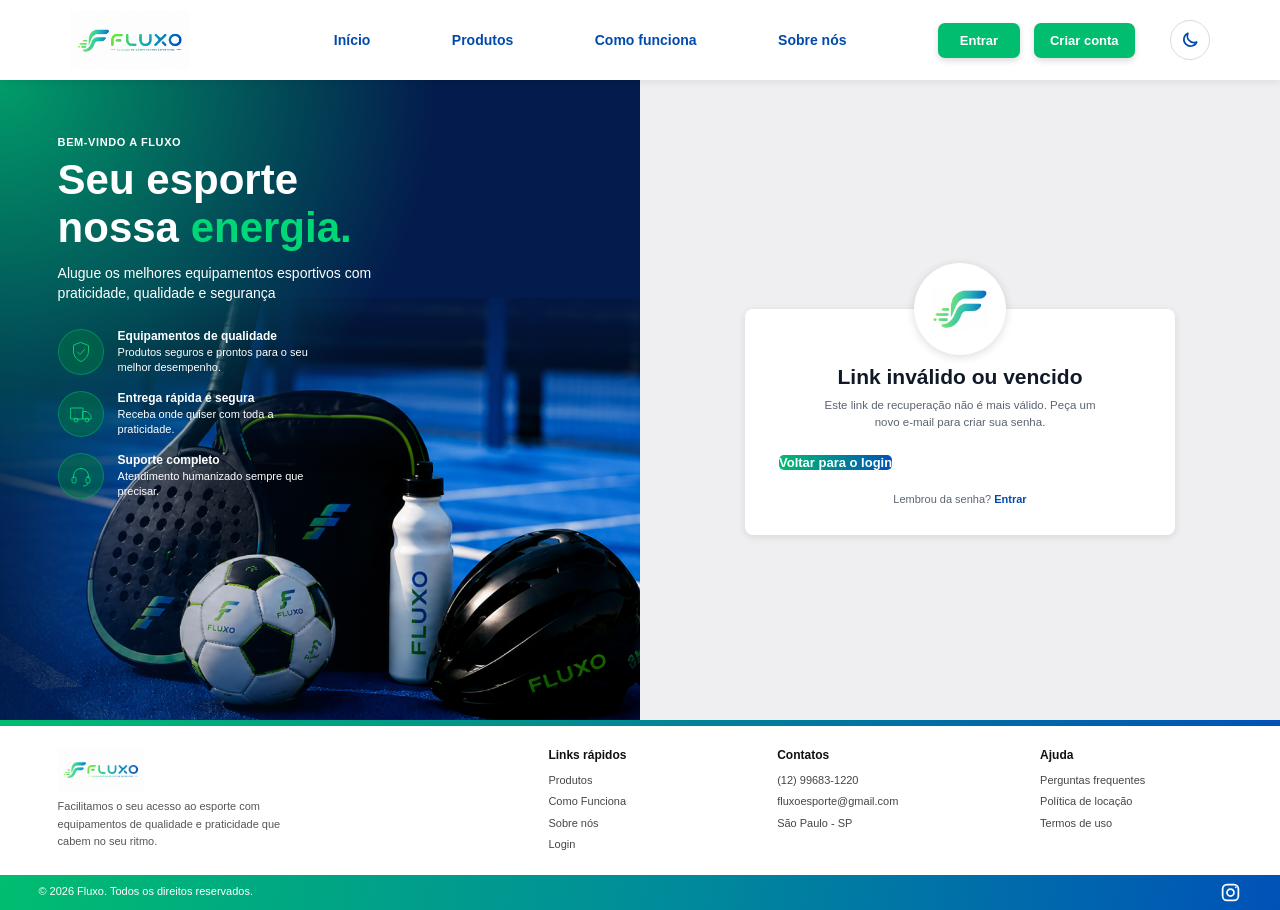
<file: redefinir-senha.html>
<!DOCTYPE html>
<html lang="pt-BR">
<head>
    <meta charset="UTF-8">
    <meta name="viewport" content="width=device-width, initial-scale=1.0">

    <title>Redefinir senha | FLUXO Equipamentos Esportivos</title>

    <!-- Estilos compartilhados do site -->
    <link rel="stylesheet" href="style.css">

    <!-- Estilos de login e cadastro -->
    <link rel="stylesheet" href="conta.css">

    <script src="estoque.js" defer></script>
    <script src="extras.js" defer></script>
    <script src="conta.js" defer></script>
    <script src="redefinir-senha.js" defer></script>
    <!-- Extras: modo escuro, favoritos, estoque, WhatsApp -->
    <link rel="stylesheet" href="extras.css">
    <script src="tema.js"></script>
</head>
<body>

    <!-- NAVBAR: mesma estrutura do restante do site -->
    <header class="cabecalho">
        <nav class="navbar">

            <a href="index.html#inicio" class="logo">
                <img src="logo.fluxo.png" alt="Logo FLUXO">
            </a>

            <button class="menu-toggle"
                    id="menu-toggle"
                    aria-label="Abrir menu"
                    aria-expanded="false"
                    aria-controls="menu"
                    type="button">
                <span></span>
                <span></span>
                <span></span>
            </button>

            <div class="menu" id="menu">
                <div class="links">
                    <a href="index.html">Início</a>
                    <a href="produtos.html">Produtos</a>
                    <a href="como-funciona.html">Como funciona</a>
                    <a href="sobre-nos.html">Sobre nós</a>
                </div>

                <div class="acoes">
                    <a href="login.html" class="botao">Entrar</a>
                    <a href="cadastro.html" class="botao">Criar conta</a>
                </div>
            </div>

        </nav>
    </header>

    <main class="pagina-auth">

            <!-- PAINEL ESQUERDO -->
            <section class="auth-visual" aria-label="Apresentação da FLUXO">
                <div class="auth-visual-topo">
                    <span class="auth-etiqueta">Bem-vindo a Fluxo</span>
                    <h1>Seu esporte<br>nossa <span>energia.</span></h1>
                    <p>
                        Alugue os melhores equipamentos esportivos
                        com praticidade, qualidade e segurança
                    </p>

                    <ul class="auth-vantagens">
                        <li>
                            <span class="auth-vantagem-icone" aria-hidden="true">
                                <svg viewBox="0 0 48 48">
                                    <path d="M24 5l15 6v11c0 10-6 17-15 21C15 39 9 32 9 22V11z"/>
                                    <path d="M17 24l5 5 9-10"/>
                                </svg>
                            </span>
                            <div>
                                <strong>Equipamentos de qualidade</strong>
                                <span>Produtos seguros e prontos para o seu melhor desempenho.</span>
                            </div>
                        </li>
                        <li>
                            <span class="auth-vantagem-icone" aria-hidden="true">
                                <svg viewBox="0 0 48 48">
                                    <path d="M4 12h24v22H4zM28 19h8l8 8v7H28z"/>
                                    <circle cx="14" cy="36" r="4"/>
                                    <circle cx="36" cy="36" r="4"/>
                                </svg>
                            </span>
                            <div>
                                <strong>Entrega rápida e segura</strong>
                                <span>Receba onde quiser com toda a praticidade.</span>
                            </div>
                        </li>
                        <li>
                            <span class="auth-vantagem-icone" aria-hidden="true">
                                <svg viewBox="0 0 48 48">
                                    <path d="M9 28v-4a15 15 0 0130 0v4"/>
                                    <rect x="6" y="26" width="8" height="12" rx="3"/>
                                    <rect x="34" y="26" width="8" height="12" rx="3"/>
                                    <path d="M38 38c0 4-4 6-9 6"/>
                                </svg>
                            </span>
                            <div>
                                <strong>Suporte completo</strong>
                                <span>Atendimento humanizado sempre que precisar.</span>
                            </div>
                        </li>
                    </ul>
                </div>
            </section>

            <!-- PAINEL DIREITO -->
            <section class="auth-form-area">
                <div class="auth-caixa">
                    <div class="auth-logo" aria-hidden="true">
                        <img src="fluxo-icon.png" alt="">
                    </div>

                    <!-- CÓDIGO VÁLIDO: formulário -->
                    <div id="redefinir-form-area" hidden>
                        <h2>Criar nova senha</h2>
                        <p class="auth-subtitulo">
                            Escolha uma senha nova para a conta
                            <strong id="redefinir-email"></strong>
                        </p>

                        <div class="auth-aviso erro" id="aviso-erro" role="alert" hidden></div>

                        <form id="form-redefinir" novalidate>

                            <div class="auth-campo">
                                <label for="senha">Nova senha</label>
                                <div class="auth-entrada">
                                    <svg viewBox="0 0 24 24" aria-hidden="true"><rect x="5" y="11" width="14" height="9.5" rx="2.5"/><path d="M8 11V8a4 4 0 018 0v3"/></svg>
                                    <input type="password" id="senha" name="senha" placeholder="********" autocomplete="new-password" aria-describedby="erro-senha">
                                </div>
                                <small class="auth-erro-campo" id="erro-senha"></small>
                            </div>

                            <div class="auth-campo">
                                <label for="confirmar">Confirmar nova senha</label>
                                <div class="auth-entrada">
                                    <svg viewBox="0 0 24 24" aria-hidden="true"><rect x="5" y="11" width="14" height="9.5" rx="2.5"/><path d="M8 11V8a4 4 0 018 0v3"/></svg>
                                    <input type="password" id="confirmar" name="confirmar" placeholder="********" autocomplete="new-password" aria-describedby="erro-confirmar">
                                </div>
                                <small class="auth-erro-campo" id="erro-confirmar"></small>
                            </div>

                            <button type="submit" class="auth-botao" id="botao-redefinir">Redefinir senha</button>

                        </form>
                    </div>

                    <!-- CÓDIGO INVÁLIDO OU VENCIDO -->
                    <div id="redefinir-invalido" hidden>
                        <h2>Link inválido ou vencido</h2>
                        <p class="auth-subtitulo">
                            Este link de recuperação não é mais válido.
                            Peça um novo e-mail para criar sua senha.
                        </p>
                        <a href="login.html" class="auth-botao" style="text-decoration:none;">Voltar para o login</a>
                    </div>

                    <p class="auth-troca">
                        Lembrou da senha? <a href="login.html">Entrar</a>
                    </p>
                </div>
            </section>

    </main>

    <!-- FOOTER: mesma estrutura do site -->
    <footer class="rodape">

        <div class="rodape-conteudo">

            <div class="rodape-marca">
                <a href="index.html#inicio" class="rodape-logo">
                    <img src="logo.fluxo.png" alt="FLUXO">
                </a>

                <p>
                    Facilitamos o seu acesso ao esporte com
                    equipamentos de qualidade e praticidade
                    que cabem no seu ritmo.
                </p>
            </div>

            <div class="rodape-coluna">
                <h3>Links rápidos</h3>
                <a href="produtos.html">Produtos</a>
                <a href="como-funciona.html">Como Funciona</a>
                <a href="index.html#sobre">Sobre nós</a>
                <a href="login.html">Login</a>
            </div>

            <div class="rodape-coluna">
                <h3>Contatos</h3>
                <a href="https://wa.me/5512996831220"
                   target="_blank"
                   rel="noopener noreferrer">(12) 99683-1220</a>
                <a href="mailto:fluxoesporte@gmail.com">
                    fluxoesporte@gmail.com
                </a>
                <span>São Paulo - SP</span>
            </div>

            <div class="rodape-coluna">
                <h3>Ajuda</h3>
                <a href="perguntas-frequentes.html">Perguntas frequentes</a>
                <a href="politica-de-locacao.html">Política de locação</a>
                <a href="termos-de-uso.html">Termos de uso</a>
            </div>

        </div>

        <div class="rodape-inferior">
            <p>© 2026 Fluxo. Todos os direitos reservados.</p>

            <a href="https://www.instagram.com/fluxo.esporte/?utm_source=ig_web_button_share_sheet"
               target="_blank"
               rel="noopener noreferrer"
               aria-label="Instagram da FLUXO"
               class="instagram-link">
                <svg viewBox="0 0 24 24" aria-hidden="true">
                    <rect x="3" y="3" width="18" height="18" rx="5"/>
                    <circle cx="12" cy="12" r="4"/>
                    <circle cx="18" cy="6" r="1"
                            fill="currentColor" stroke="none"/>
                </svg>
            </a>
        </div>

    </footer>

</body>
</html>
</file>
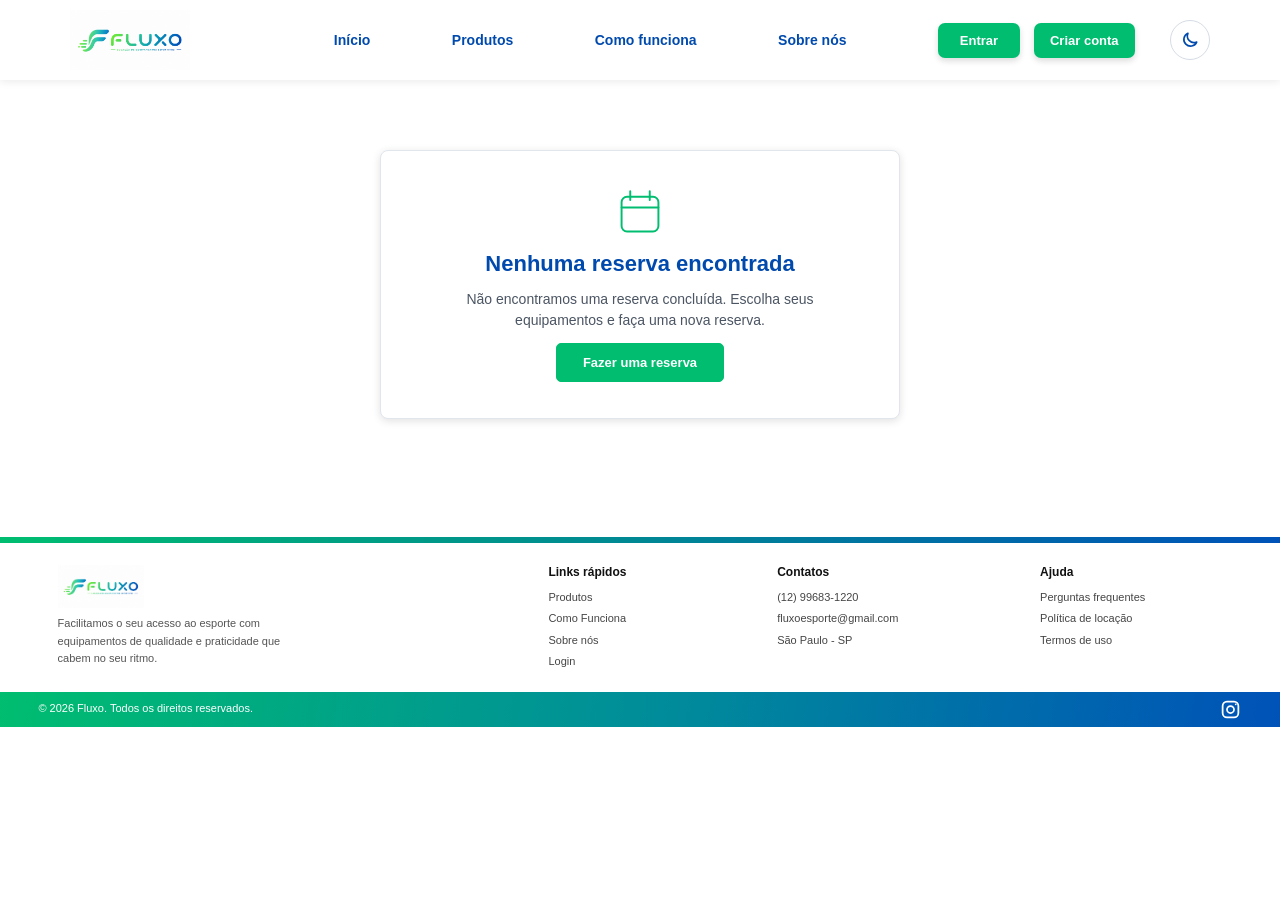
<file: reserva-concluida.html>
<!DOCTYPE html>
<html lang="pt-BR">
<head>
    <meta charset="UTF-8">
    <meta name="viewport" content="width=device-width, initial-scale=1.0">

    <title>Reserva confirmada | FLUXO Equipamentos Esportivos</title>

    <!-- Estilos compartilhados do site -->
    <link rel="stylesheet" href="style.css">

    <!-- Estilos exclusivos da página de reserva concluída -->
    <link rel="stylesheet" href="reserva-concluida.css">

    <script src="estoque.js" defer></script>
    <script src="extras.js" defer></script>
    <script src="conta.js" defer></script>
    <script src="script.js" defer></script>
    <script src="reserva-concluida.js" defer></script>
    <!-- Extras: modo escuro, favoritos, estoque, WhatsApp -->
    <link rel="stylesheet" href="extras.css">
    <script src="tema.js"></script>
</head>
<body>

    <!-- NAVBAR: mesma estrutura do restante do site -->
    <header class="cabecalho">
        <nav class="navbar">

            <a href="index.html#inicio" class="logo">
                <img src="logo.fluxo.png" alt="Logo FLUXO">
            </a>

            <button class="menu-toggle"
                    id="menu-toggle"
                    aria-label="Abrir menu"
                    aria-expanded="false"
                    aria-controls="menu"
                    type="button">
                <span></span>
                <span></span>
                <span></span>
            </button>

            <div class="menu" id="menu">
                <div class="links">
                    <a href="index.html">Início</a>
                    <a href="produtos.html">Produtos</a>
                    <a href="como-funciona.html">Como funciona</a>
                    <a href="sobre-nos.html">Sobre nós</a>
                </div>

                <div class="acoes">
                    <a href="login.html" class="botao">Entrar</a>
                    <a href="cadastro.html" class="botao">Criar conta</a>
                </div>
            </div>

        </nav>
    </header>

    <main class="pagina-concluida">

        <!-- QUANDO NÃO HÁ RESERVA CONCLUÍDA -->
        <section class="rc-vazio" id="rc-vazio" hidden>
            <svg viewBox="0 0 48 48" aria-hidden="true">
                <rect x="7" y="9" width="34" height="32" rx="5"/>
                <path d="M15 4v8M33 4v8M7 19h34"/>
            </svg>
            <h1>Nenhuma reserva encontrada</h1>
            <p>Não encontramos uma reserva concluída. Escolha seus equipamentos e faça uma nova reserva.</p>
            <a href="reserva.html" class="rc-botao">Fazer uma reserva</a>
        </section>

        <div id="rc-conteudo">

            <!-- TOPO: confetes + mensagem de sucesso -->
            <section class="rc-topo">

                <div class="rc-confetes" id="rc-confetes" aria-hidden="true"></div>

                <div class="rc-topo-conteudo">
                    <div class="rc-selo" aria-hidden="true">
                        <svg viewBox="0 0 48 48">
                            <path d="M13 25l8 8 15-17"/>
                        </svg>
                    </div>

                    <h1>Reserva Confirmada!</h1>
                    <p>Tudo certo! Seus equipamentos estão reservados.</p>
                </div>

            </section>

            <!-- CÓDIGO DA RESERVA -->
            <section class="rc-codigo" aria-label="Código da reserva">
                <div class="rc-codigo-info">
                    <svg viewBox="0 0 48 48" aria-hidden="true">
                        <rect x="5" y="9" width="38" height="35" rx="6"/>
                        <path d="M15 4v10M33 4v10M5 20h38"/>
                        <circle cx="15" cy="28" r="1.6"/>
                        <circle cx="24" cy="28" r="1.6"/>
                        <circle cx="33" cy="28" r="1.6"/>
                        <circle cx="15" cy="37" r="1.6"/>
                        <circle cx="24" cy="37" r="1.6"/>
                        <circle cx="33" cy="37" r="1.6"/>
                    </svg>
                    <div>
                        <span>Código da reserva</span>
                        <strong id="rc-codigo">FLX-000000-0000</strong>
                    </div>
                </div>

                <a href="index.html" class="rc-botao-contorno">Voltar a página inicial</a>
            </section>

            <!-- RESUMO DA RESERVA -->
            <section class="rc-resumo" aria-labelledby="rc-titulo-resumo">

                <h2 class="rc-resumo-titulo" id="rc-titulo-resumo">
                    <svg viewBox="0 0 24 24" aria-hidden="true">
                        <path d="M6 2.5h8l5 5V20a1.5 1.5 0 01-1.5 1.5h-11.5A1.5 1.5 0 014.5 20V4A1.5 1.5 0 016 2.5z"/>
                        <path d="M14 2.5V8h5"/>
                    </svg>
                    Resumo da reserva
                </h2>

                <ul class="rc-itens" id="rc-itens"></ul>

                <div class="rc-total">
                    <span>Total Pago</span>
                    <strong id="rc-total">R$ 0,00</strong>
                </div>

            </section>

        </div>

    </main>

    <!-- FOOTER: mesma estrutura do site -->
    <footer class="rodape">

        <div class="rodape-conteudo">

            <div class="rodape-marca">
                <a href="index.html#inicio" class="rodape-logo">
                    <img src="logo.fluxo.png" alt="FLUXO">
                </a>

                <p>
                    Facilitamos o seu acesso ao esporte com
                    equipamentos de qualidade e praticidade
                    que cabem no seu ritmo.
                </p>
            </div>

            <div class="rodape-coluna">
                <h3>Links rápidos</h3>
                <a href="produtos.html">Produtos</a>
                <a href="como-funciona.html">Como Funciona</a>
                <a href="sobre-nos.html">Sobre nós</a>
                <a href="login.html">Login</a>
            </div>

            <div class="rodape-coluna">
                <h3>Contatos</h3>
                <a href="https://wa.me/5512996831220"
                   target="_blank"
                   rel="noopener noreferrer">(12) 99683-1220</a>
                <a href="mailto:fluxoesporte@gmail.com">
                    fluxoesporte@gmail.com
                </a>
                <span>São Paulo - SP</span>
            </div>

            <div class="rodape-coluna">
                <h3>Ajuda</h3>
                <a href="perguntas-frequentes.html">Perguntas frequentes</a>
                <a href="politica-de-locacao.html">Política de locação</a>
                <a href="termos-de-uso.html">Termos de uso</a>
            </div>

        </div>

        <div class="rodape-inferior">
            <p>© 2026 Fluxo. Todos os direitos reservados.</p>

            <a href="https://www.instagram.com/fluxo.esporte/?utm_source=ig_web_button_share_sheet"
               target="_blank"
               rel="noopener noreferrer"
               aria-label="Instagram da FLUXO"
               class="instagram-link">
                <svg viewBox="0 0 24 24" aria-hidden="true">
                    <rect x="3" y="3" width="18" height="18" rx="5"/>
                    <circle cx="12" cy="12" r="4"/>
                    <circle cx="18" cy="6" r="1"
                            fill="currentColor" stroke="none"/>
                </svg>
            </a>
        </div>

    </footer>

</body>
</html>
</file>
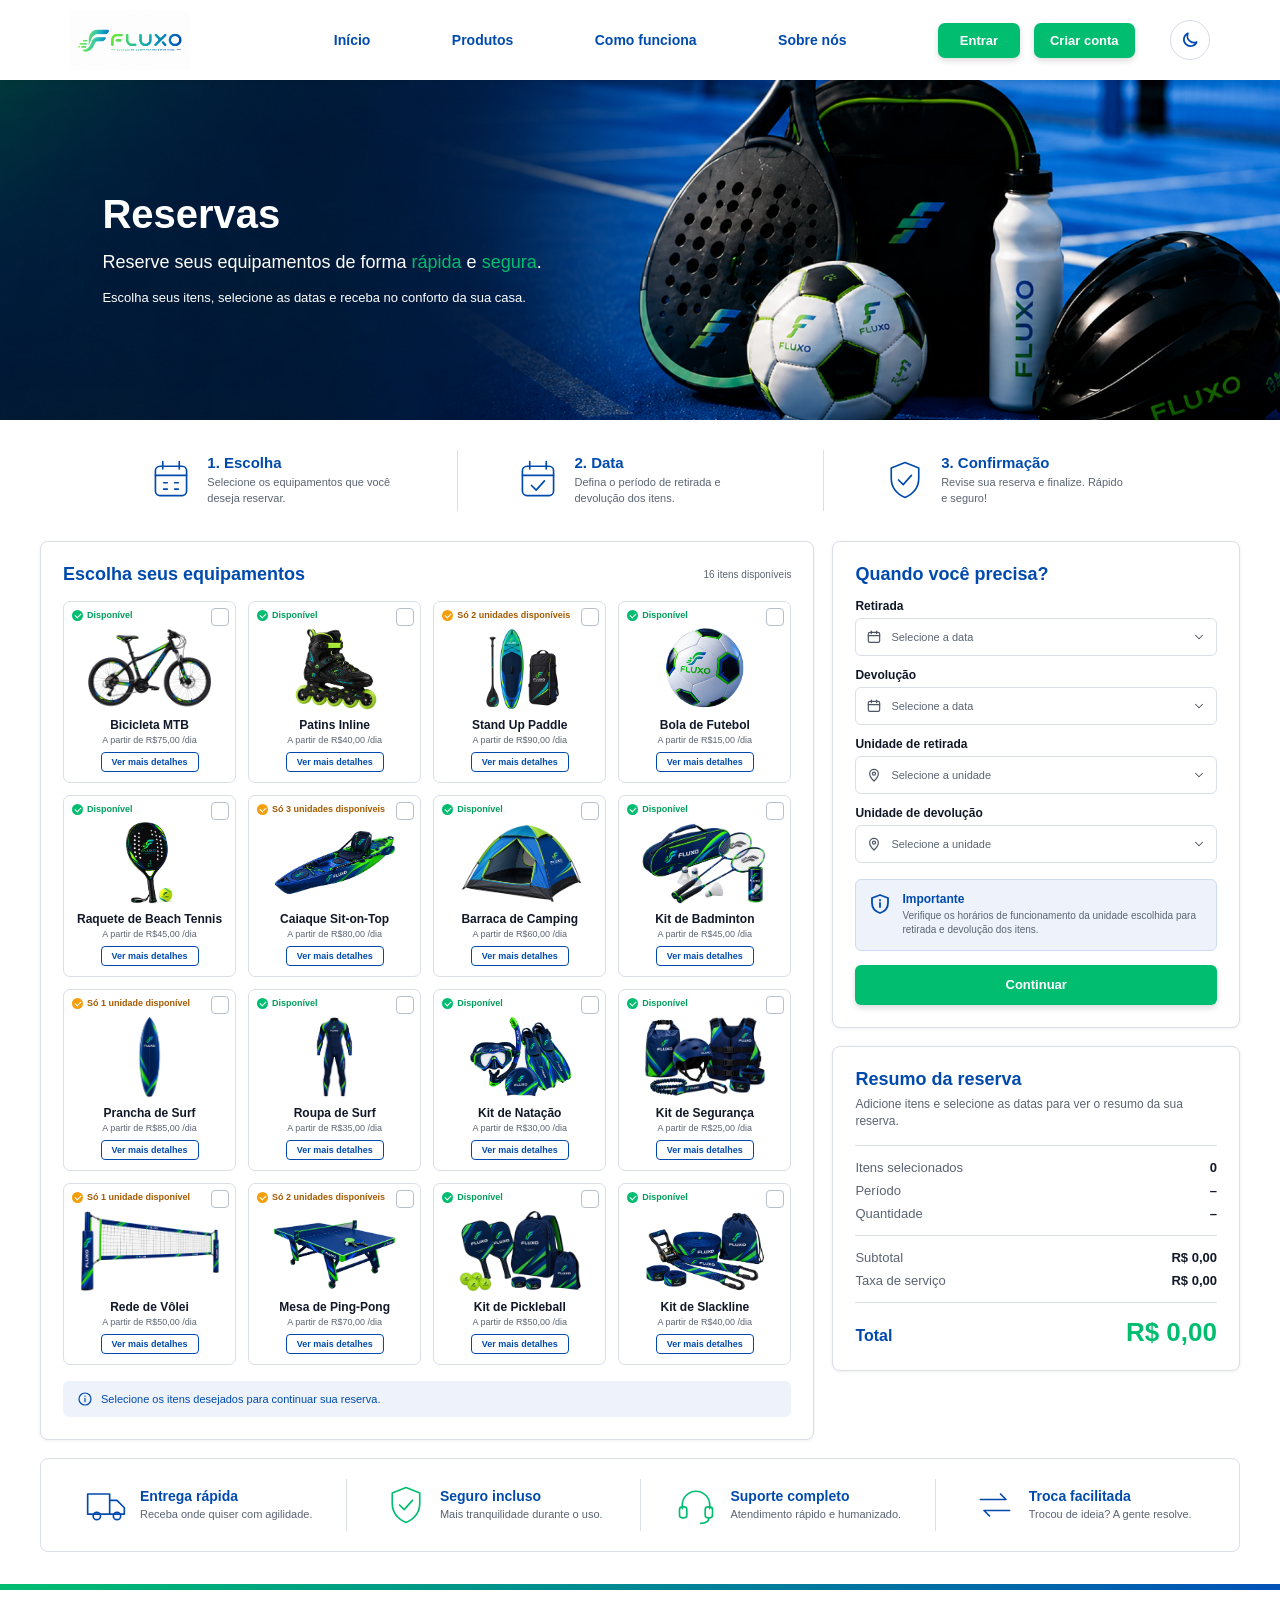
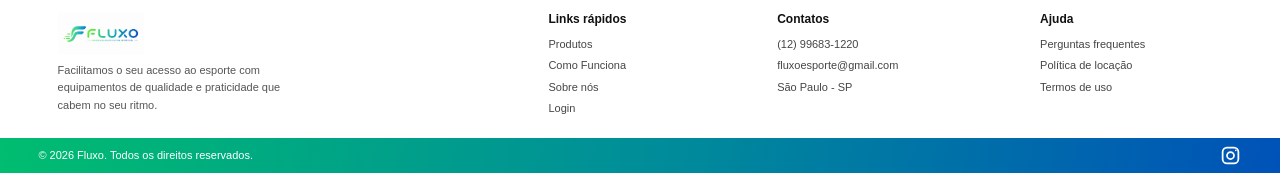
<file: reserva.html>
<!DOCTYPE html>
<html lang="pt-BR">
<head>
    <meta charset="UTF-8">
    <meta name="viewport" content="width=device-width, initial-scale=1.0">

    <title>Reservas | FLUXO Equipamentos Esportivos</title>

    <!-- Estilos compartilhados do site -->
    <link rel="stylesheet" href="style.css">

    <!-- Estilos exclusivos da página de reserva -->
    <link rel="stylesheet" href="reserva.css">

    <script src="estoque.js" defer></script>
    <script src="extras.js" defer></script>
    <script src="conta.js" defer></script>
    <script src="script.js" defer></script>
    <script src="reserva.js" defer></script>
    <!-- Extras: modo escuro, favoritos, estoque, WhatsApp -->
    <link rel="stylesheet" href="extras.css">
    <script src="tema.js"></script>
</head>
<body>

    <!-- NAVBAR: mesma estrutura do index.html -->
    <header class="cabecalho">
        <nav class="navbar">

            <a href="index.html#inicio" class="logo">
                <img src="logo.fluxo.png" alt="Logo FLUXO">
            </a>

            <button class="menu-toggle"
                    id="menu-toggle"
                    aria-label="Abrir menu"
                    aria-expanded="false"
                    aria-controls="menu"
                    type="button">
                <span></span>
                <span></span>
                <span></span>
            </button>

            <div class="menu" id="menu">
                <div class="links">
                    <a href="index.html">Início</a>
                    <a href="produtos.html">Produtos</a>
                    <a href="como-funciona.html">Como funciona</a>
                    <a href="sobre-nos.html">Sobre nós</a>
                </div>

                <div class="acoes">
                    <a href="login.html" class="botao">Entrar</a>
                    <a href="cadastro.html" class="botao">Criar conta</a>
                </div>
            </div>

        </nav>
    </header>

    <main class="pagina-reserva">

        <!-- BANNER -->
        <section class="reserva-banner">
            <div class="reserva-banner-conteudo">
                <h1>Reservas</h1>
                <p class="reserva-banner-destaque">
                    Reserve seus equipamentos de forma
                    <strong>rápida</strong> e <strong>segura</strong>.
                </p>
                <p class="reserva-banner-texto">
                    Escolha seus itens, selecione as datas e
                    receba no conforto da sua casa.
                </p>
            </div>
        </section>

        <!-- PASSOS -->
        <section class="reserva-passos" aria-label="Etapas da reserva">

            <div class="reserva-passo">
                <svg viewBox="0 0 48 48" aria-hidden="true">
                    <rect x="7" y="9" width="34" height="32" rx="5"/>
                    <path d="M15 4v8M33 4v8M7 19h34"/>
                    <path d="M16 27h4M28 27h4M16 34h4M28 34h4"/>
                </svg>
                <div>
                    <h2>1. Escolha</h2>
                    <p>Selecione os equipamentos que você deseja reservar.</p>
                </div>
            </div>

            <div class="reserva-passo">
                <svg viewBox="0 0 48 48" aria-hidden="true">
                    <rect x="7" y="9" width="34" height="32" rx="5"/>
                    <path d="M15 4v8M33 4v8M7 19h34"/>
                    <path d="M17 30l5 5 9-10"/>
                </svg>
                <div>
                    <h2>2. Data</h2>
                    <p>Defina o período de retirada e devolução dos itens.</p>
                </div>
            </div>

            <div class="reserva-passo">
                <svg viewBox="0 0 48 48" aria-hidden="true">
                    <path d="M24 5l15 6v11c0 10-6 17-15 21C15 39 9 32 9 22V11z"/>
                    <path d="M17 24l5 5 9-10"/>
                </svg>
                <div>
                    <h2>3. Confirmação</h2>
                    <p>Revise sua reserva e finalize. Rápido e seguro!</p>
                </div>
            </div>

        </section>

        <!-- ESCOLHA + DATAS -->
        <section class="reserva-area">

            <!-- EQUIPAMENTOS -->
            <div class="reserva-cartao reserva-equipamentos">

                <div class="reserva-cartao-topo">
                    <h2>Escolha seus equipamentos</h2>
                    <span class="reserva-disponiveis">16 itens disponíveis</span>
                </div>

                <div class="reserva-grade" id="reserva-grade">

                    <!-- BICICLETA -->
                    <article class="reserva-item" data-id="bicicleta" data-nome="Bicicleta MTB" data-preco="75">
                        <span class="reserva-selo"><i aria-hidden="true"></i>Disponível</span>
                        <input type="checkbox" class="reserva-check" id="item-bicicleta" aria-label="Selecionar Bicicleta MTB">
                        <img src="bicicleta.png" alt="Bicicleta MTB FLUXO" loading="lazy">
                        <h3>Bicicleta MTB</h3>
                        <p class="reserva-item-preco">A partir de R$75,00 /dia</p>
                        <a href="produto.html?item=bicicleta" class="reserva-item-link">Ver mais detalhes</a>
                    </article>

                    <!-- PATINS -->
                    <article class="reserva-item" data-id="patins" data-nome="Patins Inline" data-preco="40">
                        <span class="reserva-selo"><i aria-hidden="true"></i>Disponível</span>
                        <input type="checkbox" class="reserva-check" id="item-patins" aria-label="Selecionar Patins Inline">
                        <img src="patins.png" alt="Patins inline FLUXO" loading="lazy">
                        <h3>Patins Inline</h3>
                        <p class="reserva-item-preco">A partir de R$40,00 /dia</p>
                        <a href="produto.html?item=patins" class="reserva-item-link">Ver mais detalhes</a>
                    </article>

                    <!-- STAND UP PADDLE -->
                    <article class="reserva-item" data-id="sup" data-nome="Stand Up Paddle" data-preco="90">
                        <span class="reserva-selo"><i aria-hidden="true"></i>Disponível</span>
                        <input type="checkbox" class="reserva-check" id="item-sup" aria-label="Selecionar Stand Up Paddle">
                        <img src="stand-up-paddle.png" alt="Prancha de stand up paddle FLUXO" loading="lazy">
                        <h3>Stand Up Paddle</h3>
                        <p class="reserva-item-preco">A partir de R$90,00 /dia</p>
                        <a href="produto.html?item=sup" class="reserva-item-link">Ver mais detalhes</a>
                    </article>

                    <!-- BOLA -->
                    <article class="reserva-item" data-id="bola" data-nome="Bola de Futebol" data-preco="15">
                        <span class="reserva-selo"><i aria-hidden="true"></i>Disponível</span>
                        <input type="checkbox" class="reserva-check" id="item-bola" aria-label="Selecionar Bola de Futebol">
                        <img src="bola.png" alt="Bola de futebol FLUXO" loading="lazy">
                        <h3>Bola de Futebol</h3>
                        <p class="reserva-item-preco">A partir de R$15,00 /dia</p>
                        <a href="produto.html?item=bola" class="reserva-item-link">Ver mais detalhes</a>
                    </article>

                    <!-- RAQUETE -->
                    <article class="reserva-item" data-id="raquete" data-nome="Raquete de Beach Tennis" data-preco="45">
                        <span class="reserva-selo"><i aria-hidden="true"></i>Disponível</span>
                        <input type="checkbox" class="reserva-check" id="item-raquete" aria-label="Selecionar Raquete de Beach Tennis">
                        <img src="raquete.png" alt="Raquete de Beach Tennis FLUXO" loading="lazy">
                        <h3>Raquete de Beach Tennis</h3>
                        <p class="reserva-item-preco">A partir de R$45,00 /dia</p>
                        <a href="produto.html?item=raquete" class="reserva-item-link">Ver mais detalhes</a>
                    </article>

                    <!-- CAIAQUE -->
                    <article class="reserva-item" data-id="caiaque" data-nome="Caiaque Sit-on-Top" data-preco="80">
                        <span class="reserva-selo"><i aria-hidden="true"></i>Disponível</span>
                        <input type="checkbox" class="reserva-check" id="item-caiaque" aria-label="Selecionar Caiaque Sit-on-Top">
                        <img src="caiaque.png" alt="Caiaque sit-on-top FLUXO" loading="lazy">
                        <h3>Caiaque Sit-on-Top</h3>
                        <p class="reserva-item-preco">A partir de R$80,00 /dia</p>
                        <a href="produto.html?item=caiaque" class="reserva-item-link">Ver mais detalhes</a>
                    </article>

                    <!-- BARRACA -->
                    <article class="reserva-item" data-id="barraca" data-nome="Barraca de Camping" data-preco="60">
                        <span class="reserva-selo"><i aria-hidden="true"></i>Disponível</span>
                        <input type="checkbox" class="reserva-check" id="item-barraca" aria-label="Selecionar Barraca de Camping">
                        <img src="barraca.png" alt="Barraca de camping FLUXO" loading="lazy">
                        <h3>Barraca de Camping</h3>
                        <p class="reserva-item-preco">A partir de R$60,00 /dia</p>
                        <a href="produto.html?item=barraca" class="reserva-item-link">Ver mais detalhes</a>
                    </article>

                    <!-- KIT DE BADMINTON -->
                    <article class="reserva-item" data-id="badminton" data-nome="Kit de Badminton" data-preco="45">
                        <span class="reserva-selo"><i aria-hidden="true"></i>Disponível</span>
                        <input type="checkbox" class="reserva-check" id="item-badminton" aria-label="Selecionar Kit de Badminton">
                        <img src="kit-badminton.png" alt="Kit de badminton FLUXO" loading="lazy">
                        <h3>Kit de Badminton</h3>
                        <p class="reserva-item-preco">A partir de R$45,00 /dia</p>
                        <a href="produto.html?item=badminton" class="reserva-item-link">Ver mais detalhes</a>
                    </article>

                    <!-- PRANCHA DE SURF -->
                    <article class="reserva-item" data-id="prancha" data-nome="Prancha de Surf" data-preco="85">
                        <span class="reserva-selo"><i aria-hidden="true"></i>Disponível</span>
                        <input type="checkbox" class="reserva-check" id="item-prancha" aria-label="Selecionar Prancha de Surf">
                        <img src="prancha-de-surf.png" alt="Prancha de surf FLUXO" loading="lazy">
                        <h3>Prancha de Surf</h3>
                        <p class="reserva-item-preco">A partir de R$85,00 /dia</p>
                        <a href="produto.html?item=prancha" class="reserva-item-link">Ver mais detalhes</a>
                    </article>

                    <!-- ROUPA DE SURF -->
                    <article class="reserva-item" data-id="roupa-surf" data-nome="Roupa de Surf" data-preco="35">
                        <span class="reserva-selo"><i aria-hidden="true"></i>Disponível</span>
                        <input type="checkbox" class="reserva-check" id="item-roupa-surf" aria-label="Selecionar Roupa de Surf">
                        <img src="roupa-de-surf.png" alt="Roupa de surf FLUXO" loading="lazy">
                        <h3>Roupa de Surf</h3>
                        <p class="reserva-item-preco">A partir de R$35,00 /dia</p>
                        <a href="produto.html?item=roupa-surf" class="reserva-item-link">Ver mais detalhes</a>
                    </article>

                    <!-- KIT DE NATAÇÃO -->
                    <article class="reserva-item" data-id="natacao" data-nome="Kit de Natação" data-preco="30">
                        <span class="reserva-selo"><i aria-hidden="true"></i>Disponível</span>
                        <input type="checkbox" class="reserva-check" id="item-natacao" aria-label="Selecionar Kit de Natação">
                        <img src="kit-natacao.png" alt="Kit de natação FLUXO" loading="lazy">
                        <h3>Kit de Natação</h3>
                        <p class="reserva-item-preco">A partir de R$30,00 /dia</p>
                        <a href="produto.html?item=natacao" class="reserva-item-link">Ver mais detalhes</a>
                    </article>

                    <!-- KIT DE SEGURANÇA -->
                    <article class="reserva-item" data-id="seguranca" data-nome="Kit de Segurança" data-preco="25">
                        <span class="reserva-selo"><i aria-hidden="true"></i>Disponível</span>
                        <input type="checkbox" class="reserva-check" id="item-seguranca" aria-label="Selecionar Kit de Segurança">
                        <img src="kit-seguranca.png" alt="Kit de segurança FLUXO" loading="lazy">
                        <h3>Kit de Segurança</h3>
                        <p class="reserva-item-preco">A partir de R$25,00 /dia</p>
                        <a href="produto.html?item=seguranca" class="reserva-item-link">Ver mais detalhes</a>
                    </article>

                    <!-- REDE DE VÔLEI -->
                    <article class="reserva-item" data-id="rede-volei" data-nome="Rede de Vôlei" data-preco="50">
                        <span class="reserva-selo"><i aria-hidden="true"></i>Disponível</span>
                        <input type="checkbox" class="reserva-check" id="item-rede-volei" aria-label="Selecionar Rede de Vôlei">
                        <img src="rede-volei.png" alt="Rede de vôlei FLUXO" loading="lazy">
                        <h3>Rede de Vôlei</h3>
                        <p class="reserva-item-preco">A partir de R$50,00 /dia</p>
                        <a href="produto.html?item=rede-volei" class="reserva-item-link">Ver mais detalhes</a>
                    </article>

                    <!-- MESA DE PING-PONG -->
                    <article class="reserva-item" data-id="pingpong" data-nome="Mesa de Ping-Pong" data-preco="70">
                        <span class="reserva-selo"><i aria-hidden="true"></i>Disponível</span>
                        <input type="checkbox" class="reserva-check" id="item-pingpong" aria-label="Selecionar Mesa de Ping-Pong">
                        <img src="mesa-de-pingpong.png" alt="Mesa de ping-pong FLUXO" loading="lazy">
                        <h3>Mesa de Ping-Pong</h3>
                        <p class="reserva-item-preco">A partir de R$70,00 /dia</p>
                        <a href="produto.html?item=pingpong" class="reserva-item-link">Ver mais detalhes</a>
                    </article>

                    <!-- KIT DE PICKLEBALL -->
                    <article class="reserva-item" data-id="pickleball" data-nome="Kit de Pickleball" data-preco="50">
                        <span class="reserva-selo"><i aria-hidden="true"></i>Disponível</span>
                        <input type="checkbox" class="reserva-check" id="item-pickleball" aria-label="Selecionar Kit de Pickleball">
                        <img src="kit-pickleball.png" alt="Kit de pickleball FLUXO" loading="lazy">
                        <h3>Kit de Pickleball</h3>
                        <p class="reserva-item-preco">A partir de R$50,00 /dia</p>
                        <a href="produto.html?item=pickleball" class="reserva-item-link">Ver mais detalhes</a>
                    </article>

                    <!-- KIT DE SLACKLINE -->
                    <article class="reserva-item" data-id="slackline" data-nome="Kit de Slackline" data-preco="40">
                        <span class="reserva-selo"><i aria-hidden="true"></i>Disponível</span>
                        <input type="checkbox" class="reserva-check" id="item-slackline" aria-label="Selecionar Kit de Slackline">
                        <img src="kit-slackline.png" alt="Kit de slackline FLUXO" loading="lazy">
                        <h3>Kit de Slackline</h3>
                        <p class="reserva-item-preco">A partir de R$40,00 /dia</p>
                        <a href="produto.html?item=slackline" class="reserva-item-link">Ver mais detalhes</a>
                    </article>

                </div>

                <p class="reserva-aviso-itens">
                    <svg viewBox="0 0 24 24" aria-hidden="true">
                        <circle cx="12" cy="12" r="9"/>
                        <path d="M12 11v5M12 7.5v.5"/>
                    </svg>
                    Selecione os itens desejados para continuar sua reserva.
                </p>

            </div>

            <!-- COLUNA DA DIREITA: datas + resumo -->
            <div class="reserva-lateral">

            <!-- DATAS E UNIDADES -->
            <aside class="reserva-cartao reserva-quando" aria-label="Datas e unidades">

                <h2>Quando você precisa?</h2>

                <!-- RETIRADA -->
                <div class="reserva-grupo">
                    <span class="reserva-rotulo" id="rotulo-retirada">Retirada</span>
                    <div class="reserva-dropdown" id="dd-retirada">
                        <button type="button" class="reserva-campo" id="campo-retirada"
                                aria-haspopup="dialog" aria-expanded="false"
                                aria-labelledby="rotulo-retirada campo-retirada">
                            <svg class="reserva-icone" viewBox="0 0 24 24" aria-hidden="true">
                                <rect x="3.5" y="5" width="17" height="15" rx="2.5"/>
                                <path d="M8 3v4M16 3v4M3.5 10h17"/>
                            </svg>
                            <span class="reserva-valor" data-vazio="Selecione a data">Selecione a data</span>
                            <svg class="reserva-seta" viewBox="0 0 24 24" aria-hidden="true"><path d="M6 9l6 6 6-6"/></svg>
                        </button>
                        <div class="reserva-calendario" id="cal-retirada" role="dialog" aria-label="Escolher data de retirada" hidden></div>
                    </div>
                </div>

                <!-- DEVOLUÇÃO -->
                <div class="reserva-grupo">
                    <span class="reserva-rotulo" id="rotulo-devolucao">Devolução</span>
                    <div class="reserva-dropdown" id="dd-devolucao">
                        <button type="button" class="reserva-campo" id="campo-devolucao"
                                aria-haspopup="dialog" aria-expanded="false"
                                aria-labelledby="rotulo-devolucao campo-devolucao">
                            <svg class="reserva-icone" viewBox="0 0 24 24" aria-hidden="true">
                                <rect x="3.5" y="5" width="17" height="15" rx="2.5"/>
                                <path d="M8 3v4M16 3v4M3.5 10h17"/>
                            </svg>
                            <span class="reserva-valor" data-vazio="Selecione a data">Selecione a data</span>
                            <svg class="reserva-seta" viewBox="0 0 24 24" aria-hidden="true"><path d="M6 9l6 6 6-6"/></svg>
                        </button>
                        <div class="reserva-calendario" id="cal-devolucao" role="dialog" aria-label="Escolher data de devolução" hidden></div>
                    </div>
                </div>

                <!-- UNIDADE DE RETIRADA -->
                <div class="reserva-grupo">
                    <span class="reserva-rotulo" id="rotulo-un-retirada">Unidade de retirada</span>
                    <div class="reserva-dropdown" id="dd-un-retirada">
                        <button type="button" class="reserva-campo" id="campo-un-retirada"
                                aria-haspopup="listbox" aria-expanded="false"
                                aria-labelledby="rotulo-un-retirada campo-un-retirada">
                            <svg class="reserva-icone" viewBox="0 0 24 24" aria-hidden="true">
                                <path d="M12 21s-6.5-6-6.5-11a6.5 6.5 0 0113 0c0 5-6.5 11-6.5 11z"/>
                                <circle cx="12" cy="10" r="2.3"/>
                            </svg>
                            <span class="reserva-valor" data-vazio="Selecione a unidade">Selecione a unidade</span>
                            <svg class="reserva-seta" viewBox="0 0 24 24" aria-hidden="true"><path d="M6 9l6 6 6-6"/></svg>
                        </button>
                        <ul class="reserva-opcoes" id="op-un-retirada" role="listbox" hidden></ul>
                    </div>
                </div>

                <!-- UNIDADE DE DEVOLUÇÃO -->
                <div class="reserva-grupo">
                    <span class="reserva-rotulo" id="rotulo-un-devolucao">Unidade de devolução</span>
                    <div class="reserva-dropdown" id="dd-un-devolucao">
                        <button type="button" class="reserva-campo" id="campo-un-devolucao"
                                aria-haspopup="listbox" aria-expanded="false"
                                aria-labelledby="rotulo-un-devolucao campo-un-devolucao">
                            <svg class="reserva-icone" viewBox="0 0 24 24" aria-hidden="true">
                                <path d="M12 21s-6.5-6-6.5-11a6.5 6.5 0 0113 0c0 5-6.5 11-6.5 11z"/>
                                <circle cx="12" cy="10" r="2.3"/>
                            </svg>
                            <span class="reserva-valor" data-vazio="Selecione a unidade">Selecione a unidade</span>
                            <svg class="reserva-seta" viewBox="0 0 24 24" aria-hidden="true"><path d="M6 9l6 6 6-6"/></svg>
                        </button>
                        <ul class="reserva-opcoes" id="op-un-devolucao" role="listbox" hidden></ul>
                    </div>
                </div>

                <div class="reserva-importante">
                    <svg viewBox="0 0 24 24" aria-hidden="true">
                        <path d="M12 3l8 3v5c0 5-3.5 8.5-8 10-4.5-1.5-8-5-8-10V6z"/>
                        <path d="M12 11v4M12 8v.5"/>
                    </svg>
                    <div>
                        <strong>Importante</strong>
                        <p>
                            Verifique os horários de funcionamento da
                            unidade escolhida para retirada e devolução
                            dos itens.
                        </p>
                    </div>
                </div>

                <p class="reserva-erro" id="reserva-erro" role="alert" aria-live="assertive"></p>

                <button type="button" class="reserva-continuar" id="reserva-continuar">Continuar</button>

            </aside>

            <!-- RESUMO (mesmas informações da barra de baixo) -->
            <aside class="reserva-cartao reserva-resumo-card" aria-label="Resumo da reserva" aria-live="polite">

                <h2 id="rc-titulo">Resumo da reserva</h2>
                <p class="rc-texto" id="rc-texto">Adicione itens e selecione as datas para ver o resumo da sua reserva.</p>

                <dl class="rc-lista">
                    <div>
                        <dt>Itens selecionados</dt>
                        <dd id="rc-itens">0</dd>
                    </div>
                    <div>
                        <dt>Período</dt>
                        <dd id="rc-periodo">–</dd>
                    </div>
                    <div>
                        <dt>Quantidade</dt>
                        <dd id="rc-quantidade">–</dd>
                    </div>
                </dl>

                <dl class="rc-lista rc-valores">
                    <div>
                        <dt>Subtotal</dt>
                        <dd id="rc-subtotal">R$0,00</dd>
                    </div>
                    <div>
                        <dt>Taxa de serviço</dt>
                        <dd id="rc-taxa">R$0,00</dd>
                    </div>
                </dl>

                <div class="rc-total">
                    <span>Total</span>
                    <strong id="rc-total">R$0,00</strong>
                </div>

            </aside>

            </div>

        </section>

        <!-- BENEFÍCIOS -->
        <section class="reserva-beneficios" aria-label="Benefícios">

            <div class="beneficio">
                <svg viewBox="0 0 48 48" aria-hidden="true">
                    <path d="M4 12h24v22H4zM28 19h8l8 8v7H28z"/>
                    <circle cx="14" cy="36" r="4"/>
                    <circle cx="36" cy="36" r="4"/>
                </svg>
                <div>
                    <h3>Entrega rápida</h3>
                    <p>Receba onde quiser com agilidade.</p>
                </div>
            </div>

            <div class="beneficio">
                <svg viewBox="0 0 48 48" aria-hidden="true">
                    <path d="M24 5l15 6v11c0 10-6 17-15 21C15 39 9 32 9 22V11z"/>
                    <path d="M17 24l5 5 9-10"/>
                </svg>
                <div>
                    <h3>Seguro incluso</h3>
                    <p>Mais tranquilidade durante o uso.</p>
                </div>
            </div>

            <div class="beneficio">
                <svg viewBox="0 0 48 48" aria-hidden="true">
                    <path d="M9 28v-4a15 15 0 0130 0v4"/>
                    <rect x="6" y="26" width="8" height="12" rx="3"/>
                    <rect x="34" y="26" width="8" height="12" rx="3"/>
                    <path d="M38 38c0 4-4 6-9 6"/>
                </svg>
                <div>
                    <h3>Suporte completo</h3>
                    <p>Atendimento rápido e humanizado.</p>
                </div>
            </div>

            <div class="beneficio">
                <svg viewBox="0 0 48 48" aria-hidden="true">
                    <path d="M8 18h28l-6-6M40 30H12l6 6"/>
                </svg>
                <div>
                    <h3>Troca facilitada</h3>
                    <p>Trocou de ideia? A gente resolve.</p>
                </div>
            </div>

        </section>

    </main>

    <!-- FOOTER: mesma estrutura do site -->
    <footer class="rodape">

        <div class="rodape-conteudo">

            <div class="rodape-marca">
                <a href="index.html#inicio" class="rodape-logo">
                    <img src="logo.fluxo.png" alt="FLUXO">
                </a>

                <p>
                    Facilitamos o seu acesso ao esporte com
                    equipamentos de qualidade e praticidade
                    que cabem no seu ritmo.
                </p>
            </div>

            <div class="rodape-coluna">
                <h3>Links rápidos</h3>
                <a href="produtos.html">Produtos</a>
                <a href="como-funciona.html">Como Funciona</a>
                <a href="sobre-nos.html">Sobre nós</a>
                <a href="login.html">Login</a>
            </div>

            <div class="rodape-coluna">
                <h3>Contatos</h3>
                <a href="https://wa.me/5512996831220"
                   target="_blank"
                   rel="noopener noreferrer">(12) 99683-1220</a>
                <a href="mailto:fluxoesporte@gmail.com">
                    fluxoesporte@gmail.com
                </a>
                <span>São Paulo - SP</span>
            </div>

            <div class="rodape-coluna">
                <h3>Ajuda</h3>
                <a href="#perguntas">Perguntas frequentes</a>
                <a href="#politica">Política de locação</a>
                <a href="#termos">Termos de uso</a>
            </div>

        </div>

        <div class="rodape-inferior">
            <p>© 2026 Fluxo. Todos os direitos reservados.</p>

            <a href="https://www.instagram.com/fluxo.esporte/?utm_source=ig_web_button_share_sheet"
               target="_blank"
               rel="noopener noreferrer"
               aria-label="Instagram da FLUXO"
               class="instagram-link">
                <svg viewBox="0 0 24 24" aria-hidden="true">
                    <rect x="3" y="3" width="18" height="18" rx="5"/>
                    <circle cx="12" cy="12" r="4"/>
                    <circle cx="18" cy="6" r="1"
                            fill="currentColor" stroke="none"/>
                </svg>
            </a>
        </div>

    </footer>

</body>
</html>
</file>
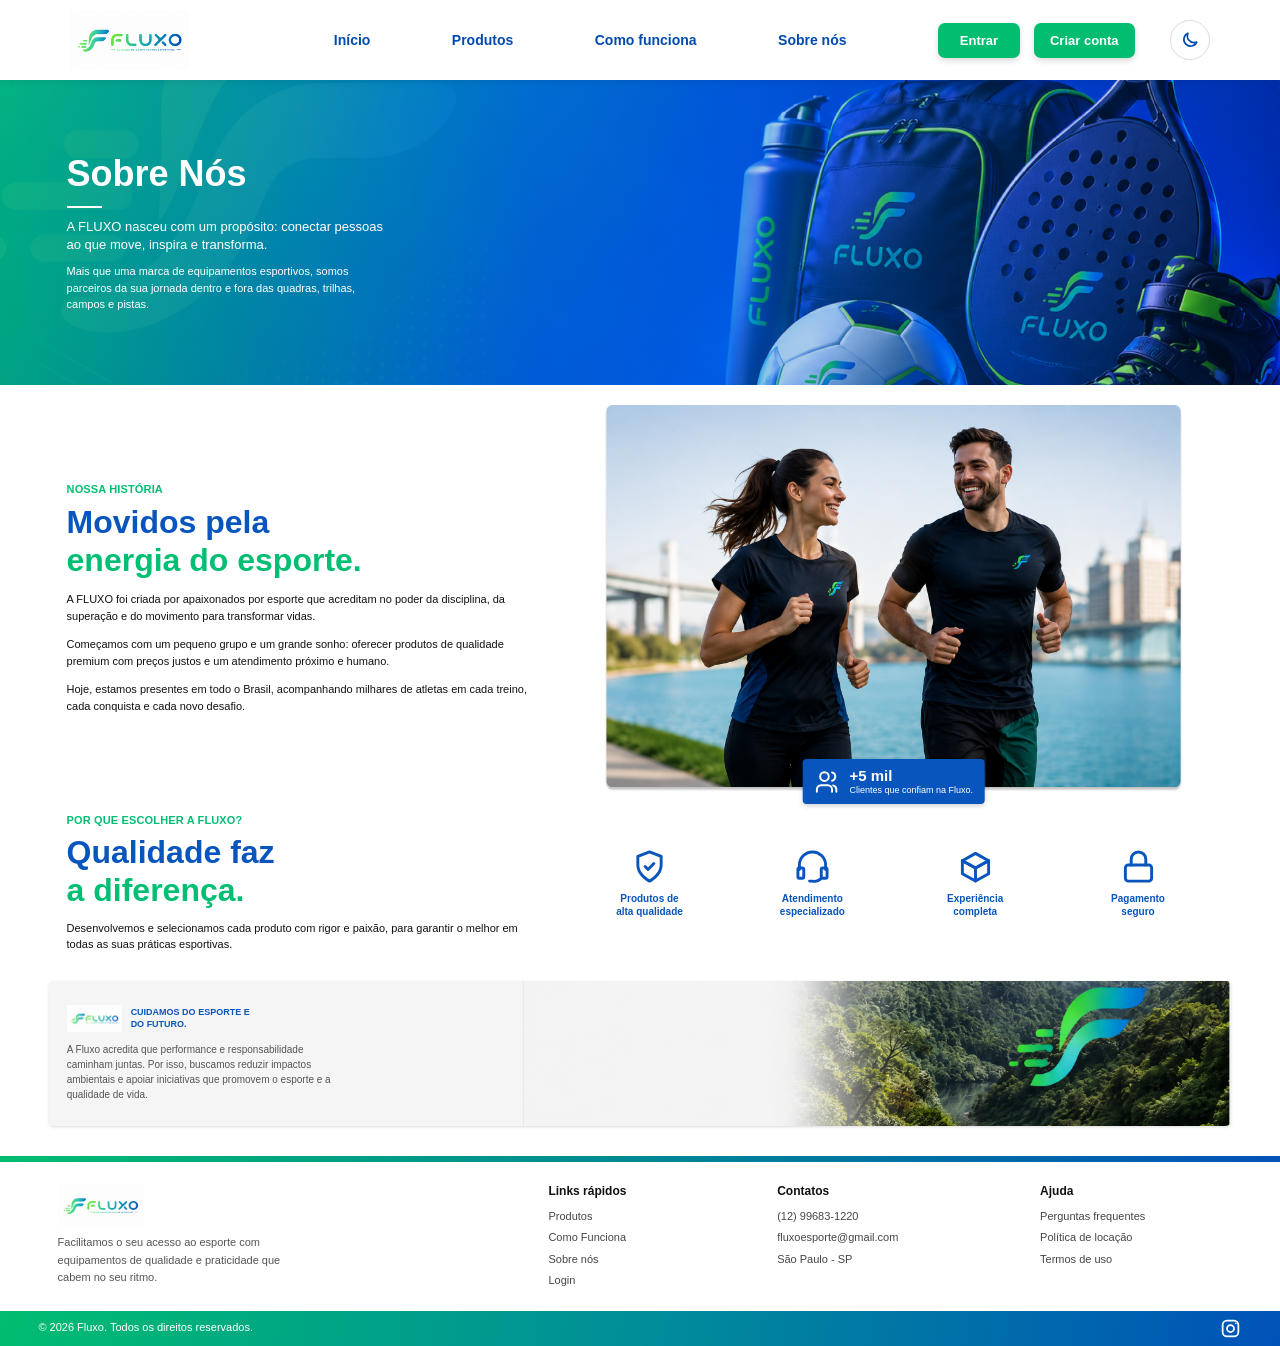
<file: sobre-nos.html>
<!DOCTYPE html>
<html lang="pt-BR">
<head>
    <meta charset="UTF-8">
    <meta name="viewport" content="width=device-width, initial-scale=1.0">

    <title>Sobre Nós | FLUXO</title>
    <meta name="description" content="Conheça a FLUXO, nossa história, nossos valores e nosso compromisso com o esporte.">

    <link rel="stylesheet" href="style.css">
    <link rel="stylesheet" href="sobre-nos.css">
    <script src="estoque.js" defer></script>
    <script src="extras.js" defer></script>
    <script src="conta.js" defer></script>
    <script src="sobre-nos.js" defer></script>
    <!-- Extras: modo escuro, favoritos, estoque, WhatsApp -->
    <link rel="stylesheet" href="extras.css">
    <script src="tema.js"></script>
</head>

<body>

    <!-- CABEÇALHO -->
    <header class="cabecalho">
        <nav class="navbar" aria-label="Navegação principal">

            <a href="index.html#inicio" class="logo" aria-label="FLUXO - Página inicial">
                <img src="logo.fluxo.png" alt="Logo FLUXO">
            </a>

            <button
                class="menu-toggle"
                id="menu-toggle"
                type="button"
                aria-label="Abrir menu"
                aria-expanded="false"
                aria-controls="menu">
                <span></span>
                <span></span>
                <span></span>
            </button>

            <div class="menu" id="menu">
                <div class="links">
                    <a href="index.html">Início</a>
                    <a href="produtos.html">Produtos</a>
                    <a href="como-funciona.html">Como funciona</a>
                    <a href="sobre-nos.html" class="link-atual" aria-current="page">Sobre nós</a>
                </div>

                <div class="acoes">
                    <a href="login.html" class="botao">Entrar</a>
                    <a href="cadastro.html" class="botao">Criar conta</a>
                </div>
            </div>

        </nav>
    </header>

    <main>

        <!-- BANNER PRINCIPAL -->
        <section class="sobre-banner" aria-labelledby="titulo-banner">
            <div class="sobre-banner-conteudo">
                <h1 id="titulo-banner">Sobre Nós</h1>

                <span class="sobre-linha"></span>

                <p class="sobre-frase">
                    A FLUXO nasceu com um propósito:
                    conectar pessoas ao que move,
                    inspira e transforma.
                </p>

                <p class="sobre-descricao">
                    Mais que uma marca de equipamentos esportivos,
                    somos parceiros da sua jornada dentro e fora
                    das quadras, trilhas, campos e pistas.
                </p>
            </div>
        </section>

        <!-- NOSSA HISTÓRIA -->
        <section class="historia secao-sobre" id="nossa-historia">

            <div class="historia-texto">
                <span class="etiqueta-verde">NOSSA HISTÓRIA</span>

                <h2>
                    Movidos pela<br>
                    <span>energia do esporte.</span>
                </h2>

                <p>
                    A FLUXO foi criada por apaixonados por esporte
                    que acreditam no poder da disciplina, da
                    superação e do movimento para transformar vidas.
                </p>

                <p>
                    Começamos com um pequeno grupo e um grande
                    sonho: oferecer produtos de qualidade premium
                    com preços justos e um atendimento próximo e humano.
                </p>

                <p>
                    Hoje, estamos presentes em todo o Brasil,
                    acompanhando milhares de atletas em cada treino,
                    cada conquista e cada novo desafio.
                </p>
            </div>

            <div class="historia-imagem">
                <img
                    src="corredores.png"
                    alt="Duas pessoas praticando corrida com roupas esportivas">

                <div class="clientes-destaque">
                    <svg viewBox="0 0 24 24" aria-hidden="true">
                        <path d="M16 21v-2a4 4 0 0 0-4-4H6a4 4 0 0 0-4 4v2"></path>
                        <circle cx="9" cy="7" r="4"></circle>
                        <path d="M20 21v-2a4 4 0 0 0-3-3.87"></path>
                        <path d="M16 3.13a4 4 0 0 1 0 7.75"></path>
                    </svg>

                    <div>
                        <strong>+5 mil</strong>
                        <span>Clientes que confiam na Fluxo.</span>
                    </div>
                </div>
            </div>

        </section>

        <!-- POR QUE ESCOLHER A FLUXO -->
        <section class="escolher secao-sobre" id="diferenciais">

            <div class="escolher-texto">
                <span class="etiqueta-verde">POR QUE ESCOLHER A FLUXO?</span>

                <h2>
                    Qualidade faz<br>
                    <span>a diferença.</span>
                </h2>

                <p>
                    Desenvolvemos e selecionamos cada produto
                    com rigor e paixão, para garantir o melhor
                    em todas as suas práticas esportivas.
                </p>
            </div>

            <div class="diferenciais">

                <article class="diferencial">
                    <svg viewBox="0 0 24 24" aria-hidden="true">
                        <path d="M12 22s8-4 8-11V5l-8-3-8 3v6c0 7 8 11 8 11z"></path>
                        <path d="m9 12 2 2 4-4"></path>
                    </svg>
                    <h3>Produtos de<br>alta qualidade</h3>
                </article>

                <article class="diferencial">
                    <svg viewBox="0 0 24 24" aria-hidden="true">
                        <path d="M3 14v-3a9 9 0 0 1 18 0v3"></path>
                        <rect x="2" y="13" width="4" height="7" rx="1"></rect>
                        <rect x="18" y="13" width="4" height="7" rx="1"></rect>
                        <path d="M18 20a6 6 0 0 1-6 2h-2"></path>
                    </svg>
                    <h3>Atendimento<br>especializado</h3>
                </article>

                <article class="diferencial">
                    <svg viewBox="0 0 24 24" aria-hidden="true">
                        <path d="m12 3 9 5-9 5-9-5 9-5z"></path>
                        <path d="m3 8 9 5 9-5"></path>
                        <path d="M3 8v9l9 5 9-5V8"></path>
                        <path d="M12 13v9"></path>
                    </svg>
                    <h3>Experiência<br>completa</h3>
                </article>

                <article class="diferencial">
                    <svg viewBox="0 0 24 24" aria-hidden="true">
                        <rect x="3" y="11" width="18" height="11" rx="2"></rect>
                        <path d="M7 11V7a5 5 0 0 1 10 0v4"></path>
                    </svg>
                    <h3>Pagamento<br>seguro</h3>
                </article>

            </div>

        </section>

        <!-- COMPROMISSO COM O ESPORTE -->
        
<section class="compromisso" aria-label="Nosso compromisso">

    <div class="compromisso-texto">
        <div class="compromisso-marca">
            <img src="logo.fluxo.png" alt="FLUXO">

            <span>
                CUIDAMOS DO ESPORTE E<br>
                DO FUTURO.
            </span>
        </div>

        <p>
            A Fluxo acredita que performance e responsabilidade
            caminham juntas. Por isso, buscamos reduzir impactos
            ambientais e apoiar iniciativas que promovem o esporte
            e a qualidade de vida.
        </p>
    </div>

    <div class="compromisso-imagem">
        <img src="floresta.png" alt="Paisagem de floresta preservada">
    </div>

</section>


    <!-- RODAPÉ -->
    <footer class="rodape">

        <div class="rodape-conteudo">

            <div class="rodape-marca">
                <a href="index.html#inicio" class="rodape-logo">
                    <img src="logo.fluxo.png" alt="FLUXO">
                </a>

                <p>
                    Facilitamos o seu acesso ao esporte com
                    equipamentos de qualidade e praticidade
                    que cabem no seu ritmo.
                </p>
            </div>

            <div class="rodape-coluna">
                <h3>Links rápidos</h3>
                <a href="produtos.html">Produtos</a>
                <a href="como-funciona.html">Como Funciona</a>
                <a href="sobre-nos.html">Sobre nós</a>
                <a href="login.html">Login</a>
            </div>

            <div class="rodape-coluna">
                <h3>Contatos</h3>
                <a href="https://wa.me/5512996831220"
                   target="_blank"
                   rel="noopener noreferrer">
                    (12) 99683-1220
                </a>
                <a href="mailto:fluxoesporte@gmail.com">
                    fluxoesporte@gmail.com
                </a>
                <span>São Paulo - SP</span>
            </div>

            <div class="rodape-coluna">
                <h3>Ajuda</h3>
                <a href="perguntas-frequentes.html">Perguntas frequentes</a>
                <a href="politica-de-locacao.html">Política de locação</a>
                <a href="termos-de-uso.html">Termos de uso</a>
            </div>

        </div>

        <div class="rodape-inferior">
            <p>© 2026 Fluxo. Todos os direitos reservados.</p>

            <a
                href="https://www.instagram.com/fluxo.esporte/?utm_source=ig_web_button_share_sheet"
                target="_blank"
                rel="noopener noreferrer"
                aria-label="Instagram da FLUXO"
                class="instagram-link"
            >
                <svg viewBox="0 0 24 24" aria-hidden="true">
                    <rect x="3" y="3" width="18" height="18" rx="5"/>
                    <circle cx="12" cy="12" r="4"/>
                    <circle cx="18" cy="6" r="1" fill="currentColor" stroke="none"/>
                </svg>
            </a>
        </div>

    </footer>

</body>
</html>
</file>
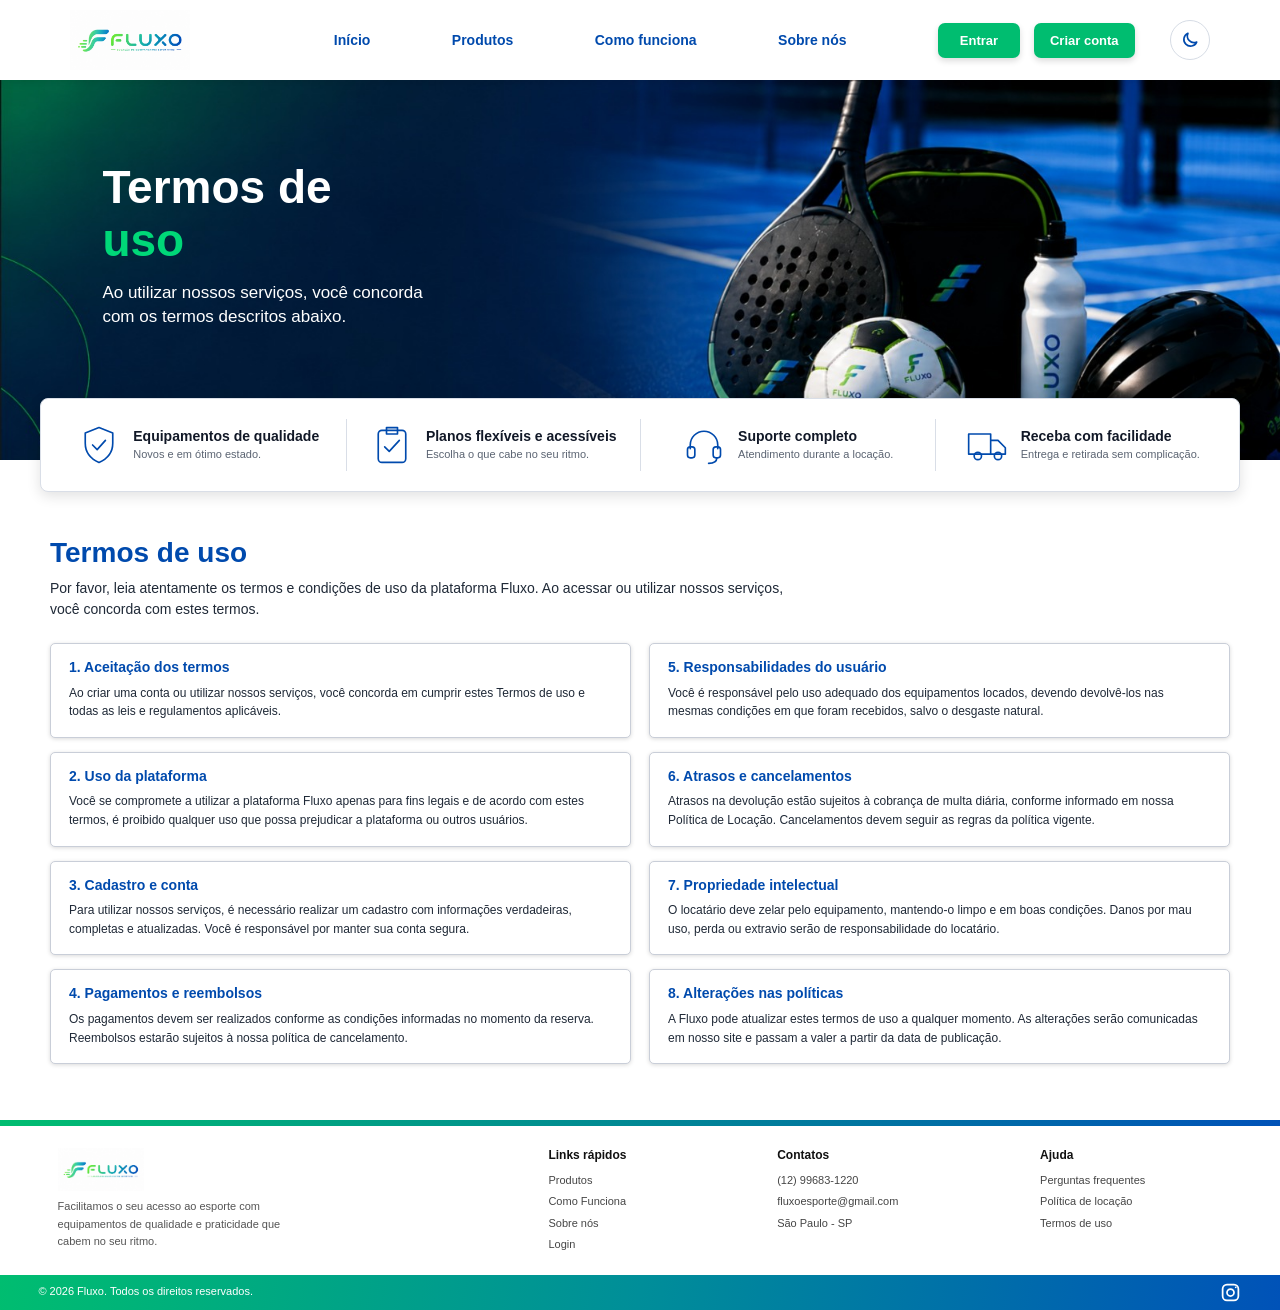
<file: termos-de-uso.html>
<!DOCTYPE html>
<html lang="pt-BR">
<head>
    <meta charset="UTF-8">
    <meta name="viewport" content="width=device-width, initial-scale=1.0">

    <title>Termos de uso | FLUXO Equipamentos Esportivos</title>

    <!-- Estilos compartilhados do site -->
    <link rel="stylesheet" href="style.css">

    <!-- Estilos exclusivos da página de termos de uso -->
    <link rel="stylesheet" href="termos-de-uso.css">

    <script src="estoque.js" defer></script>
    <script src="extras.js" defer></script>
    <script src="conta.js" defer></script>
    <script src="script.js" defer></script>
    <script src="termos-de-uso.js" defer></script>
    <!-- Extras: modo escuro, favoritos, estoque, WhatsApp -->
    <link rel="stylesheet" href="extras.css">
    <script src="tema.js"></script>
</head>
<body>

    <!-- NAVBAR: mesma estrutura do restante do site -->
    <header class="cabecalho">
        <nav class="navbar">

            <a href="index.html#inicio" class="logo">
                <img src="logo.fluxo.png" alt="Logo FLUXO">
            </a>

            <button class="menu-toggle"
                    id="menu-toggle"
                    aria-label="Abrir menu"
                    aria-expanded="false"
                    aria-controls="menu"
                    type="button">
                <span></span>
                <span></span>
                <span></span>
            </button>

            <div class="menu" id="menu">
                <div class="links">
                    <a href="index.html">Início</a>
                    <a href="produtos.html">Produtos</a>
                    <a href="como-funciona.html">Como funciona</a>
                    <a href="sobre-nos.html">Sobre nós</a>
                </div>

                <div class="acoes">
                    <a href="login.html" class="botao">Entrar</a>
                    <a href="cadastro.html" class="botao">Criar conta</a>
                </div>
            </div>

        </nav>
    </header>

    <main class="pagina-termos">

        <!-- BANNER -->
        <section class="tu-banner">
            <div class="tu-banner-conteudo">
                <h1>
                    Termos de<br>
                    <span>uso</span>
                </h1>
                <p>
                    Ao utilizar nossos serviços, você concorda<br>
                    com os termos descritos abaixo.
                </p>
            </div>
        </section>

        <!-- BENEFÍCIOS -->
        <section class="tu-beneficios" aria-label="Benefícios">

            <div class="tu-beneficio">
                <svg viewBox="0 0 48 48" aria-hidden="true">
                    <path d="M24 5l15 6v11c0 10-6 17-15 21C15 39 9 32 9 22V11z"/>
                    <path d="M17 24l5 5 9-10"/>
                </svg>
                <div>
                    <h2>Equipamentos de qualidade</h2>
                    <p>Novos e em ótimo estado.</p>
                </div>
            </div>

            <div class="tu-beneficio">
                <svg viewBox="0 0 48 48" aria-hidden="true">
                    <rect x="9" y="8" width="30" height="35" rx="4"/>
                    <path d="M18 5h12v7H18z"/>
                    <path d="M16 26l5 5 11-12"/>
                </svg>
                <div>
                    <h2>Planos flexíveis e acessíveis</h2>
                    <p>Escolha o que cabe no seu ritmo.</p>
                </div>
            </div>

            <div class="tu-beneficio">
                <svg viewBox="0 0 48 48" aria-hidden="true">
                    <path d="M9 28v-4a15 15 0 0130 0v4"/>
                    <rect x="6" y="26" width="8" height="12" rx="3"/>
                    <rect x="34" y="26" width="8" height="12" rx="3"/>
                    <path d="M38 38c0 4-4 6-9 6"/>
                </svg>
                <div>
                    <h2>Suporte completo</h2>
                    <p>Atendimento durante a locação.</p>
                </div>
            </div>

            <div class="tu-beneficio">
                <svg viewBox="0 0 48 48" aria-hidden="true">
                    <path d="M4 12h24v22H4zM28 19h8l8 8v7H28z"/>
                    <circle cx="14" cy="36" r="4"/>
                    <circle cx="36" cy="36" r="4"/>
                </svg>
                <div>
                    <h2>Receba com facilidade</h2>
                    <p>Entrega e retirada sem complicação.</p>
                </div>
            </div>

        </section>

        <!-- TEXTO INTRODUTÓRIO -->
        <section class="tu-intro" aria-labelledby="tu-titulo">
            <h2 id="tu-titulo">Termos de uso</h2>
            <p>
                Por favor, leia atentamente os termos e condições de uso da
                plataforma Fluxo. Ao acessar ou utilizar nossos serviços,
                você concorda com estes termos.
            </p>
        </section>

        <!-- TERMOS -->
        <section class="tu-termos" aria-label="Termos e condições">

            <article class="tu-termo" id="aceitacao">
                <h3>1. Aceitação dos termos</h3>
                <p>
                    Ao criar uma conta ou utilizar nossos serviços, você
                    concorda em cumprir estes Termos de uso e todas as leis
                    e regulamentos aplicáveis.
                </p>
            </article>

            <article class="tu-termo" id="uso-da-plataforma">
                <h3>2. Uso da plataforma</h3>
                <p>
                    Você se compromete a utilizar a plataforma Fluxo apenas
                    para fins legais e de acordo com estes termos, é proibido
                    qualquer uso que possa prejudicar a plataforma ou outros
                    usuários.
                </p>
            </article>

            <article class="tu-termo" id="cadastro-e-conta">
                <h3>3. Cadastro e conta</h3>
                <p>
                    Para utilizar nossos serviços, é necessário realizar um
                    cadastro com informações verdadeiras, completas e
                    atualizadas. Você é responsável por manter sua conta
                    segura.
                </p>
            </article>

            <article class="tu-termo" id="pagamentos-e-reembolsos">
                <h3>4. Pagamentos e reembolsos</h3>
                <p>
                    Os pagamentos devem ser realizados conforme as condições
                    informadas no momento da reserva. Reembolsos estarão
                    sujeitos à nossa política de cancelamento.
                </p>
            </article>

            <article class="tu-termo" id="responsabilidades">
                <h3>5. Responsabilidades do usuário</h3>
                <p>
                    Você é responsável pelo uso adequado dos equipamentos
                    locados, devendo devolvê-los nas mesmas condições em que
                    foram recebidos, salvo o desgaste natural.
                </p>
            </article>

            <article class="tu-termo" id="atrasos-e-cancelamentos">
                <h3>6. Atrasos e cancelamentos</h3>
                <p>
                    Atrasos na devolução estão sujeitos à cobrança de multa
                    diária, conforme informado em nossa Política de Locação.
                    Cancelamentos devem seguir as regras da política vigente.
                </p>
            </article>

            <article class="tu-termo" id="propriedade-intelectual">
                <h3>7. Propriedade intelectual</h3>
                <p>
                    O locatário deve zelar pelo equipamento, mantendo-o limpo
                    e em boas condições. Danos por mau uso, perda ou extravio
                    serão de responsabilidade do locatário.
                </p>
            </article>

            <article class="tu-termo" id="alteracoes">
                <h3>8. Alterações nas políticas</h3>
                <p>
                    A Fluxo pode atualizar estes termos de uso a qualquer
                    momento. As alterações serão comunicadas em nosso site e
                    passam a valer a partir da data de publicação.
                </p>
            </article>

        </section>

    </main>

    <!-- FOOTER: mesma estrutura do site -->
    <footer class="rodape">

        <div class="rodape-conteudo">

            <div class="rodape-marca">
                <a href="index.html#inicio" class="rodape-logo">
                    <img src="logo.fluxo.png" alt="FLUXO">
                </a>

                <p>
                    Facilitamos o seu acesso ao esporte com
                    equipamentos de qualidade e praticidade
                    que cabem no seu ritmo.
                </p>
            </div>

            <div class="rodape-coluna">
                <h3>Links rápidos</h3>
                <a href="produtos.html">Produtos</a>
                <a href="como-funciona.html">Como Funciona</a>
                <a href="sobre-nos.html">Sobre nós</a>
                <a href="login.html">Login</a>
            </div>

            <div class="rodape-coluna">
                <h3>Contatos</h3>
                <a href="https://wa.me/5512996831220"
                   target="_blank"
                   rel="noopener noreferrer">(12) 99683-1220</a>
                <a href="mailto:fluxoesporte@gmail.com">
                    fluxoesporte@gmail.com
                </a>
                <span>São Paulo - SP</span>
            </div>

            <div class="rodape-coluna">
                <h3>Ajuda</h3>
                <a href="perguntas-frequentes.html">Perguntas frequentes</a>
                <a href="politica-de-locacao.html">Política de locação</a>
                <a href="termos-de-uso.html">Termos de uso</a>
            </div>

        </div>

        <div class="rodape-inferior">
            <p>© 2026 Fluxo. Todos os direitos reservados.</p>

            <a href="https://www.instagram.com/fluxo.esporte/?utm_source=ig_web_button_share_sheet"
               target="_blank"
               rel="noopener noreferrer"
               aria-label="Instagram da FLUXO"
               class="instagram-link">
                <svg viewBox="0 0 24 24" aria-hidden="true">
                    <rect x="3" y="3" width="18" height="18" rx="5"/>
                    <circle cx="12" cy="12" r="4"/>
                    <circle cx="18" cy="6" r="1"
                            fill="currentColor" stroke="none"/>
                </svg>
            </a>
        </div>

    </footer>

</body>
</html>
</file>
<file: style.css>
/* ===== CONFIGURAÇÕES GERAIS ===== */

* {
    margin: 0;
    padding: 0;
    box-sizing: border-box;
}

html {
    scroll-behavior: smooth;
    scroll-padding-top: 80px;
}

body {
    font-family: Arial, Helvetica, sans-serif;
    background: #ffffff;
    color: #111827;
    overflow-x: hidden;
}

a {
    -webkit-tap-highlight-color: transparent;
}

button,
a {
    font-family: inherit;
}

/* ===== NAVBAR ===== */

.cabecalho {
    position: relative;
    z-index: 1000;
    width: 100%;
    background: #ffffff;
    border: none;
    box-shadow: 0 2px 8px rgba(0, 0, 0, 0.08);
}

.navbar {
    min-height: 80px;
    width: 100%;
    padding: 8px 5.5%;
    display: flex;
    align-items: center;
    justify-content: space-between;
    gap: 35px;
}

.logo {
    display: flex;
    align-items: center;
    flex-shrink: 0;
    text-decoration: none;
}

.logo img {
    display: block;
    width: 165px;
    height: 60px;
    object-fit: contain;
    object-position: left center;
}

.menu {
    flex: 1;
    min-width: 0;
    display: flex;
    align-items: center;
    justify-content: space-between;
    gap: 28px;
}

.links {
    flex: 1;
    display: flex;
    align-items: center;
    justify-content: space-evenly;
    gap: 18px;
}

.links a {
    position: relative;
    padding: 10px 0;
    color: #004aad;
    text-decoration: none;
    font-size: 14px;
    font-weight: 700;
    white-space: nowrap;
    transition: color 0.2s ease;
}

.links a:hover {
    color: #00bd70;
}

.links a::after {
    content: "";
    position: absolute;
    bottom: 3px;
    left: 0;
    width: 0;
    height: 2px;
    border-radius: 3px;
    background: #00bd70;
    transition: width 0.2s ease;
}

.links a:hover::after {
    width: 100%;
}

.acoes {
    display: flex;
    align-items: center;
    gap: 14px;
    flex-shrink: 0;
}

.botao {
    display: inline-flex;
    align-items: center;
    justify-content: center;
    min-width: 82px;
    min-height: 35px;
    padding: 9px 16px;
    border-radius: 7px;
    background: #00bd70;
    color: #ffffff;
    text-decoration: none;
    text-align: center;
    white-space: nowrap;
    font-size: 13px;
    font-weight: 700;
    box-shadow: 0 3px 6px rgba(0, 0, 0, 0.14);
    transition: background 0.2s ease, transform 0.2s ease;
}

.botao:hover {
    background: #009e5d;
    transform: translateY(-2px);
}

.menu-toggle {
    display: none;
    width: 42px;
    height: 42px;
    padding: 9px;
    flex-direction: column;
    justify-content: center;
    gap: 5px;
    background: transparent;
    border: none;
    border-radius: 6px;
    cursor: pointer;
}

.menu-toggle span {
    display: block;
    width: 100%;
    height: 3px;
    background: #004aad;
    border-radius: 3px;
    transition: transform 0.25s ease, opacity 0.25s ease;
}

.menu-toggle.aberto span:first-child {
    transform: translateY(8px) rotate(45deg);
}

.menu-toggle.aberto span:nth-child(2) {
    opacity: 0;
}

.menu-toggle.aberto span:last-child {
    transform: translateY(-8px) rotate(-45deg);
}

/* ===== BANNER ===== */

.banner {
    position: relative;
    isolation: isolate;
    width: 100%;
    min-height: 400px;
    display: flex;
    align-items: center;
    overflow: hidden;

    /*
       Coloque aqui o nome da sua imagem de banner.
       A imagem deve estar na mesma pasta deste CSS.
    */
    background-image:
        linear-gradient(
            90deg,
            rgba(0, 111, 155, 0.48),
            rgba(0, 39, 190, 0.08) 70%
        ),
        url("banner.png");

    background-size: cover;
    background-position: center;
    background-repeat: no-repeat;
}

.banner-conteudo {
    position: relative;
    z-index: 1;
    width: 100%;
    max-width: 1400px;
    margin: 0 auto;
    padding: 40px 3.5% 75px;
    color: #ffffff;
}

.banner h1 {
    max-width: 560px;
    margin-bottom: 8px;
    font-size: clamp(36px, 3.2vw, 54px);
    line-height: 1.12;
    font-weight: 800;
    letter-spacing: -1px;
    color: #ffffff;
}

.banner h1 span {
    color: #65e94a;
}

.banner-descricao {
    max-width: 390px;
    margin-bottom: 15px;
    color: #ffffff;
    font-size: 13px;
    line-height: 1.6;
}

.banner-acoes {
    display: flex;
    align-items: center;
    flex-wrap: wrap;
    gap: 18px;
}

.botao-produtos {
    display: inline-flex;
    align-items: center;
    justify-content: center;
    gap: 12px;
    min-height: 39px;
    padding: 10px 15px;
    border-radius: 6px;
    background: #00bd70;
    color: #ffffff;
    text-decoration: none;
    font-size: 13px;
    font-weight: 700;
    box-shadow: 0 3px 8px rgba(0, 0, 0, 0.15);
    transition: background 0.2s ease, transform 0.2s ease;
}

.botao-produtos:hover {
    background: #009e5d;
    transform: translateY(-2px);
}

.botao-produtos span {
    font-size: 19px;
    line-height: 1;
}

.botao-como-funciona {
    display: inline-flex;
    align-items: center;
    gap: 9px;
    color: #ffffff;
    text-decoration: none;
    font-size: 13px;
    font-weight: 700;
    transition: opacity 0.2s ease;
}

.botao-como-funciona:hover {
    opacity: 0.8;
}

.icone-play {
    position: relative;
    display: inline-block;
    width: 21px;
    height: 21px;
    flex-shrink: 0;
    border: 2px solid #ffffff;
    border-radius: 50%;
}

.icone-play::after {
    content: "";
    position: absolute;
    top: 5px;
    left: 7px;
    width: 0;
    height: 0;
    border-top: 4px solid transparent;
    border-bottom: 4px solid transparent;
    border-left: 6px solid #ffffff;
}

.banner-vantagens {
    display: flex;
    align-items: center;
    flex-wrap: wrap;
    gap: 26px;
    margin-top: 30px;
}

.vantagem {
    display: flex;
    align-items: center;
    gap: 9px;
    color: #ffffff;
    font-size: 10px;
    line-height: 1.4;
}

.vantagem svg {
    width: 24px;
    height: 24px;
    flex-shrink: 0;
    fill: none;
    stroke: #65f34b;
    stroke-width: 2;
    stroke-linecap: round;
    stroke-linejoin: round;
}

/* ===== BARRA DE BENEFÍCIOS ===== */

.beneficios {
    position: relative;
    z-index: 2;

    width: calc(100% - 64px);
    max-width: 1000px;
    min-height: 100px;

    /*
       Sobreposição discreta, igual à referência.
       O espaço abaixo separa os benefícios dos produtos.
    */
    margin: -32px auto 0;
    padding: 20px 22px;

    display: grid;
    grid-template-columns: repeat(4, minmax(0, 1fr));
    align-items: center;

    background: #ffffff;
    border: 1px solid #ededed;
    border-radius: 12px;
    box-shadow: 0 4px 12px rgba(0, 0, 0, 0.13);
}

.beneficio {
    min-width: 0;
    min-height: 48px;
    display: flex;
    align-items: center;
    justify-content: center;
    gap: 12px;
    padding: 0 14px;
}

.beneficio + .beneficio {
    border-left: 1px solid #d6dce5;
}

.beneficio svg {
    width: 30px;
    height: 30px;
    flex-shrink: 0;
    fill: none;
    stroke: #00a5db;
    stroke-width: 2;
    stroke-linecap: round;
    stroke-linejoin: round;
}

.beneficio:nth-child(2) svg,
.beneficio:nth-child(3) svg {
    stroke: #00bd70;
}

.beneficio h3 {
    margin-bottom: 5px;
    color: #111827;
    font-size: 12px;
    font-weight: 700;
}

.beneficio p {
    color: #6b7280;
    font-size: 11px;
    line-height: 1.5;
}

/* ===== PRODUTOS EM DESTAQUE ===== */

.produtos {
    position: relative;
    z-index: 1;
    width: 100%;
    margin: 0;
    padding: 28px 3.2% 45px;
    background: #ffffff;
}

.produtos-cabecalho {
    margin-bottom: 20px;
}

.produtos h2 {
    color: #111827;
    font-size: 22px;
    font-weight: 700;
}

.produtos h2 span {
    color: #005bce;
}

.produtos-lista {
    display: grid;
    grid-template-columns: repeat(5, minmax(0, 1fr));
    gap: 20px;
    width: 100%;
}

.produto-card {
    min-width: 0;
    display: flex;
    flex-direction: column;
    overflow: hidden;
    padding: 10px;
    border: 1px solid #d5d5d5;
    border-radius: 7px;
    background: #ffffff;
    box-shadow: 0 2px 4px rgba(0, 0, 0, 0.05);
    transition: transform 0.2s ease, box-shadow 0.2s ease;
}

.produto-card:hover {
    transform: translateY(-3px);
    box-shadow: 0 6px 16px rgba(0, 0, 0, 0.10);
}

.produto-imagem {
    width: 100%;
    height: 155px;
    display: flex;
    align-items: center;
    justify-content: center;
    overflow: hidden;
    text-decoration: none;
    background: #ffffff;
}

.produto-imagem img {
    display: block;
    width: 100%;
    height: 100%;
    object-fit: contain;
    transition: transform 0.25s ease;
}

.produto-card:hover .produto-imagem img {
    transform: scale(1.04);
}

.produto-info {
    display: flex;
    flex: 1;
    flex-direction: column;
    padding-top: 8px;
}

.produto-info h3 {
    margin-bottom: 3px;
    color: #111827;
    font-size: 12px;
    font-weight: 700;
    line-height: 1.4;
}

.produto-preco {
    margin-bottom: 10px;
    color: #005bce;
    font-size: 12px;
    font-weight: 700;
}

.produto-preco span {
    font-weight: 600;
}

.botao-alugar {
    display: flex;
    align-items: center;
    justify-content: center;
    width: 100%;
    min-height: 32px;
    margin-top: auto;
    padding: 8px 5px;
    border-radius: 5px;
    background: #0052b8;
    color: #ffffff;
    text-align: center;
    text-decoration: none;
    font-size: 11px;
    font-weight: 700;
    transition: background 0.2s ease;
}

.botao-alugar:hover {
    background: #003d8e;
}

/* ===== SEÇÕES INFORMATIVAS ===== */

.secao-informativa {
    padding: 55px 5%;
    text-align: center;
    background: #f5f7fa;
}

.secao-informativa h2 {
    margin-bottom: 12px;
    color: #004aad;
    font-size: 26px;
}

.secao-informativa p {
    max-width: 650px;
    margin: 0 auto 18px;
    color: #4b5563;
    font-size: 15px;
    line-height: 1.7;
}

/* ===== ACESSIBILIDADE ===== */

a:focus-visible,
button:focus-visible {
    outline: 3px solid #65e94a;
    outline-offset: 4px;
}

/* ===== TELAS MÉDIAS ===== */

@media (max-width: 1100px) {
    .navbar {
        padding: 8px 3%;
        gap: 20px;
    }

    .logo img {
        width: 135px;
    }

    .menu {
        gap: 18px;
    }

    .links {
        gap: 12px;
    }

    .links a {
        font-size: 12px;
    }

    .acoes {
        gap: 8px;
    }

    .botao {
        padding: 9px 12px;
        font-size: 12px;
    }

    .banner {
        min-height: 370px;
    }

    .produtos-lista {
        gap: 14px;
    }

    .produto-imagem {
        height: 135px;
    }

    .beneficio {
        padding: 0 8px;
        gap: 8px;
    }
}

/* ===== TABLETS ===== */

@media (max-width: 800px) {
    .navbar {
        min-height: 68px;
        padding: 8px 20px;
    }

    .logo img {
        width: 135px;
        height: 48px;
    }

    .menu-toggle {
        display: flex;
        flex-shrink: 0;
    }

    .menu {
        display: none;
        position: absolute;
        top: 100%;
        left: 0;
        width: 100%;
        padding: 18px 22px 24px;
        flex-direction: column;
        align-items: stretch;
        gap: 18px;
        background: #ffffff;
        box-shadow: 0 8px 14px rgba(0, 0, 0, 0.10);
    }

    .menu.ativo {
        display: flex;
    }

    .links {
        width: 100%;
        display: flex;
        flex-direction: column;
        align-items: stretch;
        gap: 0;
    }

    .links a {
        padding: 13px 4px;
        border-bottom: 1px solid #eeeeee;
        font-size: 14px;
    }

    .links a::after {
        display: none;
    }

    .acoes {
        width: 100%;
        flex-direction: column;
        gap: 10px;
    }

    .acoes .botao {
        width: 100%;
        min-height: 40px;
        font-size: 14px;
    }

    .banner {
        min-height: 390px;
        background-position: 58% center;
    }

    .banner-conteudo {
        padding: 38px 25px 70px;
    }

    .banner h1 {
        max-width: 390px;
        font-size: clamp(34px, 6vw, 45px);
    }

    .banner-descricao {
        max-width: 340px;
    }

    .banner-vantagens {
        gap: 18px;
    }

    .beneficios {
        width: calc(100% - 36px);
        margin-top: -28px;
        padding: 18px 12px;
        grid-template-columns: repeat(2, minmax(0, 1fr));
        row-gap: 18px;
    }

    .beneficio {
        justify-content: flex-start;
        padding: 8px 12px;
    }

    .beneficio + .beneficio {
        border-left: none;
    }

    .beneficio:nth-child(even) {
        border-left: 1px solid #d6dce5;
    }

    .produtos {
        padding: 25px 20px 35px;
    }

    .produtos-lista {
        grid-template-columns: repeat(3, minmax(0, 1fr));
        gap: 14px;
    }

    .produto-imagem {
        height: 145px;
    }
}

/* ===== CELULARES ===== */

@media (max-width: 520px) {
    .banner {
        min-height: 420px;
        background-position: 63% center;
    }

    .banner::before {
        content: "";
        position: absolute;
        inset: 0;
        background: linear-gradient(
            90deg,
            rgba(0, 79, 145, 0.85) 0%,
            rgba(0, 53, 160, 0.68) 55%,
            rgba(0, 37, 145, 0.12) 100%
        );
        z-index: 0;
    }

    .banner-conteudo {
        padding: 35px 20px 65px;
    }

    .banner h1 {
        font-size: 36px;
        letter-spacing: -0.7px;
    }

    .banner-descricao {
        max-width: 290px;
        font-size: 12px;
    }

    .banner-acoes {
        gap: 13px;
    }

    .botao-produtos {
        min-height: 37px;
        font-size: 12px;
    }

    .botao-como-funciona {
        font-size: 12px;
    }

    .banner-vantagens {
        display: grid;
        grid-template-columns: repeat(2, minmax(0, 1fr));
        gap: 15px 10px;
        margin-top: 25px;
    }

    .vantagem {
        gap: 7px;
        font-size: 9px;
    }

    .vantagem svg {
        width: 21px;
        height: 21px;
    }

    .beneficios {
        width: calc(100% - 28px);
        margin-top: -22px;
        padding: 14px 8px;
        gap: 12px 4px;
        border-radius: 10px;
    }

    .beneficio {
        gap: 8px;
        padding: 7px 5px;
    }

    .beneficio svg {
        width: 25px;
        height: 25px;
    }

    .beneficio h3 {
        font-size: 10.5px;
    }

    .beneficio p {
        font-size: 9.5px;
    }

    .produtos {
        padding: 24px 14px 30px;
    }

    .produtos-cabecalho {
        margin-bottom: 15px;
    }

    .produtos h2 {
        font-size: 20px;
    }

    .produtos-lista {
        grid-template-columns: repeat(2, minmax(0, 1fr));
        gap: 12px;
    }

    .produto-card {
        padding: 8px;
    }

    .produto-imagem {
        height: 125px;
    }

    .produto-info h3 {
        font-size: 11px;
    }

    .produto-preco {
        font-size: 11px;
    }

    .botao-alugar {
        min-height: 32px;
        font-size: 10px;
    }
}

@media (max-width: 350px) {
    .banner h1 {
        font-size: 31px;
    }

    .banner-acoes {
        align-items: flex-start;
        flex-direction: column;
    }

    .beneficios {
        grid-template-columns: 1fr;
    }

    .beneficio:nth-child(even) {
        border-left: none;
    }

    .produto-imagem {
        height: 105px;
    }
}

/* =========================================
   CONTINUAÇÃO DA PÁGINA FLUXO
   Banner final, estatísticas e rodapé
========================================= */

/* ===== BANNER DE EXPERIÊNCIA ===== */

.experiencia {
    position: relative;
    isolation: isolate;
    width: calc(100% - 60px);
    min-height: 285px;
    margin: 0 auto;
    padding: 35px 24px;
    display: flex;
    align-items: center;
    overflow: hidden;
    border-radius: 9px;
    background-color: #0065b9;
    background-image:
        linear-gradient(
            90deg,
            rgba(0, 184, 126, 0.96) 0%,
            rgba(0, 100, 190, 0.90) 36%,
            rgba(0, 57, 150, 0.05) 72%
        ),
        url("banner.png");
    background-size: cover;
    background-position: center;
    background-repeat: no-repeat;
    box-shadow: 0 2px 4px rgba(0, 0, 0, 0.18);
}

.experiencia-conteudo {
    position: relative;
    z-index: 1;
    width: 48%;
    max-width: 470px;
    color: #ffffff;
}

.experiencia h2 {
    margin-bottom: 10px;
    color: #ffffff;
    font-size: clamp(25px, 2.5vw, 32px);
    line-height: 1.3;
    font-weight: 700;
}

.experiencia h2 span {
    color: #00d878;
}

.experiencia p {
    max-width: 390px;
    margin-bottom: 13px;
    color: #ffffff;
    font-size: 15px;
    line-height: 1.45;
}

.botao-whatsapp {
    display: inline-flex;
    align-items: center;
    justify-content: center;
    gap: 9px;
    min-height: 40px;
    padding: 9px 13px;
    border-radius: 6px;
    background: #00bd70;
    color: #ffffff;
    text-decoration: none;
    font-size: 15px;
    font-weight: 700;
    box-shadow: 0 2px 4px rgba(0, 0, 0, 0.2);
    transition: background 0.2s ease, transform 0.2s ease;
}

.botao-whatsapp:hover {
    background: #009e5d;
    transform: translateY(-2px);
}

.botao-whatsapp svg {
    width: 24px;
    height: 24px;
    fill: none;
    stroke: currentColor;
    stroke-width: 1.8;
    stroke-linecap: round;
    stroke-linejoin: round;
    flex-shrink: 0;
}

/* ===== FAIXA DE ESTATÍSTICAS ===== */

.estatisticas {
    position: relative;
    z-index: 1;
    width: calc(100% - 60px);
    min-height: 54px;
    margin: 38px auto 34px;
    padding: 10px 22px;
    display: grid;
    grid-template-columns: repeat(4, minmax(0, 1fr));
    align-items: center;
    gap: 12px;
    border-radius: 12px;
    background: #f1f1f1;
}

.estatistica {
    min-width: 0;
    display: flex;
    align-items: center;
    justify-content: center;
    gap: 9px;
}

.estatistica svg {
    width: 30px;
    height: 30px;
    flex-shrink: 0;
    fill: none;
    stroke: #00bd70;
    stroke-width: 2.2;
    stroke-linecap: round;
    stroke-linejoin: round;
}

.estatistica div {
    min-width: 0;
    display: flex;
    flex-direction: column;
    gap: 3px;
}

.estatistica strong {
    color: #111111;
    font-size: 12px;
    font-weight: 700;
}

.estatistica span {
    color: #111111;
    font-size: 11px;
    line-height: 1.4;
}

/* ===== RODAPÉ ===== */

.rodape {
    width: 100%;
    background: #ffffff;
    border-top: 6px solid transparent;
    border-image: linear-gradient(
        90deg,
        #00bd70,
        #0052b8
    ) 1;
}

.rodape-conteudo {
    min-height: 140px;
    padding: 22px 4.5%;
    display: grid;
    grid-template-columns: 2fr 0.85fr 1fr 0.8fr;
    align-items: start;
    gap: 35px;
}

.rodape-marca {
    min-width: 0;
}

.rodape-logo {
    display: inline-flex;
    align-items: center;
    margin-bottom: 7px;
    text-decoration: none;
}

.rodape-logo img {
    display: block;
    width: 150px;
    height: 43px;
    object-fit: contain;
    object-position: left center;
}

.rodape-marca p {
    max-width: 250px;
    color: #555555;
    font-size: 11px;
    line-height: 1.6;
}

.rodape-coluna {
    min-width: 0;
    display: flex;
    flex-direction: column;
    align-items: flex-start;
    gap: 6px;
}

.rodape-coluna h3 {
    margin-bottom: 5px;
    color: #111111;
    font-size: 12px;
    font-weight: 700;
}

.rodape-coluna a,
.rodape-coluna span {
    color: #454545;
    font-size: 11px;
    line-height: 1.4;
    text-decoration: none;
    overflow-wrap: anywhere;
}

.rodape-coluna a {
    transition: color 0.2s ease;
}

.rodape-coluna a:hover {
    color: #00a965;
}

.rodape-inferior {
    min-height: 30px;
    padding: 6px 3%;
    display: flex;
    align-items: center;
    justify-content: space-between;
    gap: 15px;
    background: linear-gradient(
        100deg,
        #00bd70 0%,
        #008e99 50%,
        #0052b8 100%
    );
    color: #ffffff;
}

.rodape-inferior p {
    color: #ffffff;
    font-size: 11px;
    line-height: 1.4;
}

.instagram-link {
    display: inline-flex;
    align-items: center;
    justify-content: center;
    width: 23px;
    height: 23px;
    color: #ffffff;
    text-decoration: none;
    flex-shrink: 0;
    transition: transform 0.2s ease;
}

.instagram-link:hover {
    transform: scale(1.12);
}

.instagram-link svg {
    display: block;
    width: 21px;
    height: 21px;
    fill: none;
    stroke: currentColor;
    stroke-width: 2;
    stroke-linecap: round;
    stroke-linejoin: round;
}

/* ===== TABLETS ===== */

@media (max-width: 800px) {
    .experiencia {
        width: calc(100% - 40px);
        min-height: 260px;
        padding: 28px 22px;
        background-position: 58% center;
    }

    .experiencia-conteudo {
        width: 60%;
    }

    .experiencia h2 {
        font-size: clamp(23px, 4vw, 30px);
    }

    .experiencia p {
        font-size: 13px;
    }

    .estatisticas {
        width: calc(100% - 40px);
        margin: 28px auto;
        padding: 14px;
        grid-template-columns: repeat(2, minmax(0, 1fr));
        row-gap: 18px;
    }

    .estatistica {
        justify-content: flex-start;
        padding: 3px 8px;
    }

    .rodape-conteudo {
        grid-template-columns: 1.5fr 1fr;
        gap: 28px;
        padding: 25px 5%;
    }

    .rodape-marca p {
        max-width: 280px;
    }
}

/* ===== CELULARES ===== */

@media (max-width: 520px) {
    .experiencia {
        width: calc(100% - 28px);
        min-height: 300px;
        padding: 25px 18px;
        align-items: flex-start;
        background-position: 65% center;
    }

    .experiencia::before {
        content: "";
        position: absolute;
        inset: 0;
        z-index: 0;
        background: linear-gradient(
            90deg,
            rgba(0, 173, 126, 0.97) 0%,
            rgba(0, 94, 174, 0.90) 65%,
            rgba(0, 47, 130, 0.48) 100%
        );
    }

    .experiencia-conteudo {
        width: 100%;
        max-width: 330px;
    }

    .experiencia h2 {
        font-size: 26px;
    }

    .experiencia p {
        max-width: 285px;
        font-size: 13px;
    }

    .botao-whatsapp {
        min-height: 39px;
        font-size: 13px;
    }

    .estatisticas {
        width: calc(100% - 28px);
        margin: 25px auto;
        padding: 15px 10px;
        gap: 17px 8px;
        border-radius: 10px;
    }

    .estatistica {
        gap: 7px;
        padding: 0 2px;
    }

    .estatistica svg {
        width: 25px;
        height: 25px;
    }

    .estatistica strong {
        font-size: 10.5px;
    }

    .estatistica span {
        font-size: 9.5px;
    }

    .rodape-conteudo {
        padding: 25px 20px;
        grid-template-columns: repeat(2, minmax(0, 1fr));
        gap: 25px 18px;
    }

    .rodape-logo img {
        width: 130px;
        height: 38px;
    }

    .rodape-marca p {
        font-size: 10.5px;
    }

    .rodape-coluna h3 {
        font-size: 11.5px;
    }

    .rodape-coluna a,
    .rodape-coluna span {
        font-size: 10.5px;
    }

    .rodape-inferior {
        padding: 8px 14px;
    }

    .rodape-inferior p {
        font-size: 9.5px;
    }
}

@media (max-width: 350px) {
    .estatisticas {
        grid-template-columns: 1fr;
    }

    .estatistica {
        justify-content: flex-start;
        padding-left: 15px;
    }

    .rodape-conteudo {
        grid-template-columns: 1fr;
    }
}
</file>
<file: extras.css>
/* ==========================================================
   EXTRAS FLUXO
   Modo escuro, favoritos, estoque,
   dúvidas e regras, calendário com datas indisponíveis.
========================================================== */

/* ---------- Botão de trocar o tema ---------- */

.tema-botao {
    order: 3;
    flex-shrink: 0;
    width: 40px;
    height: 40px;
    display: inline-grid;
    place-items: center;
    padding: 0;
    border: 1px solid #d6dce5;
    border-radius: 50%;
    background: #ffffff;
    color: #004aad;
    cursor: pointer;
    transition: background 0.2s ease, border-color 0.2s ease;
}

.tema-botao:hover {
    background: #eef3fb;
    border-color: #9db8e3;
}

.tema-botao:focus-visible {
    outline: 2px solid #00bd70;
    outline-offset: 3px;
}

.tema-botao svg {
    width: 20px;
    height: 20px;
    fill: none;
    stroke: currentColor;
    stroke-width: 2;
    stroke-linecap: round;
    stroke-linejoin: round;
}

.tema-botao .icone-sol { display: none; }
html[data-tema="dark"] .tema-botao .icone-sol { display: block; }
html[data-tema="dark"] .tema-botao .icone-lua { display: none; }

@media (max-width: 800px) {
    .tema-botao {
        order: 1;
        margin-left: auto;
        margin-right: 6px;
    }

    .menu-toggle {
        order: 2;
    }
}

/* ---------- Modo escuro ----------
   Inverte as cores da página e "desinverte" fotos, banners e
   selos coloridos para continuarem com a aparência original. */

html[data-tema="dark"] {
    filter: invert(1) hue-rotate(180deg);
    color-scheme: dark;
}

html[data-tema="dark"] body {
    background: #e4e4e4; /* vira um cinza bem escuro depois da inversão */
}

html[data-tema="dark"] img,
html[data-tema="dark"] video,
html[data-tema="dark"] iframe,
html[data-tema="dark"] .banner,
html[data-tema="dark"] .banner-como-funciona,
html[data-tema="dark"] .auth-visual,
html[data-tema="dark"] .pg-banner,
html[data-tema="dark"] .pf-topo,
html[data-tema="dark"] .faq-banner,
html[data-tema="dark"] .faq-cta,
html[data-tema="dark"] .pl-banner,
html[data-tema="dark"] .produtos-banner,
html[data-tema="dark"] .reserva-banner,
html[data-tema="dark"] .sobre-banner,
html[data-tema="dark"] .experiencia,
html[data-tema="dark"] .tu-banner,
html[data-tema="dark"] .fav-btn,
html[data-tema="dark"] .estoque-selo {
    filter: invert(1) hue-rotate(180deg);
}

/* Imagens dentro de algo já "desinvertido" não podem ser desinvertidas de novo. */
html[data-tema="dark"] .banner img,
html[data-tema="dark"] .banner-como-funciona img,
html[data-tema="dark"] .auth-visual img,
html[data-tema="dark"] .pg-banner img,
html[data-tema="dark"] .pf-topo img,
html[data-tema="dark"] .faq-banner img,
html[data-tema="dark"] .faq-cta img,
html[data-tema="dark"] .pl-banner img,
html[data-tema="dark"] .produtos-banner img,
html[data-tema="dark"] .reserva-banner img,
html[data-tema="dark"] .sobre-banner img,
html[data-tema="dark"] .experiencia img,
html[data-tema="dark"] .tu-banner img,
html[data-tema="dark"] .logo img,
html[data-tema="dark"] .rodape-logo img {
    filter: none;
}

/* Fotos de produto ficam sobre um fundo branco, para a cor aparecer bem. */
html[data-tema="dark"] .catalogo-imagem,
html[data-tema="dark"] .produto-imagem,
html[data-tema="dark"] .pd-foto-principal,
html[data-tema="dark"] .pd-miniatura,
html[data-tema="dark"] .pf-fav-foto {
    background: #000000;
}

html[data-tema="dark"] .catalogo-imagem img,
html[data-tema="dark"] .produto-imagem img,
html[data-tema="dark"] .pd-foto-principal img,
html[data-tema="dark"] .pd-miniatura img,
html[data-tema="dark"] .pf-fav-foto img,
html[data-tema="dark"] .reserva-item img {
    background: #ffffff;
    border-radius: 6px;
}

/* ---------- Favoritos ---------- */

.catalogo-card,
.produto-card {
    position: relative;
}

.fav-btn {
    position: absolute;
    top: 8px;
    right: 8px;
    z-index: 3;
    width: 32px;
    height: 32px;
    display: grid;
    place-items: center;
    padding: 0;
    border: 1px solid #d6dce5;
    border-radius: 50%;
    background: rgba(255, 255, 255, 0.95);
    color: #6b7280;
    cursor: pointer;
    transition: transform 0.15s ease, color 0.15s ease, border-color 0.15s ease;
}

.fav-btn:hover {
    transform: scale(1.08);
    color: #e11d48;
    border-color: #f2a3b3;
}

.fav-btn:focus-visible {
    outline: 2px solid #00bd70;
    outline-offset: 2px;
}

.fav-btn svg {
    width: 17px;
    height: 17px;
    fill: none;
    stroke: currentColor;
    stroke-width: 2;
    stroke-linecap: round;
    stroke-linejoin: round;
}

.fav-btn[aria-pressed="true"] {
    color: #e11d48;
    border-color: #f2a3b3;
}

.fav-btn[aria-pressed="true"] svg {
    fill: currentColor;
}

/* Versão em texto, na página do produto. */
.fav-btn.fav-grande {
    position: static;
    width: auto;
    height: 38px;
    display: inline-flex;
    align-items: center;
    gap: 7px;
    padding: 0 14px;
    border-radius: 999px;
    font-size: 13px;
    font-weight: 700;
    font-family: inherit;
}

.pd-favorito-linha {
    margin: 4px 0 12px;
}

/* ---------- Selo de estoque ---------- */

.estoque-selo {
    display: inline-flex;
    align-items: center;
    gap: 5px;
    padding: 3px 8px;
    border-radius: 999px;
    background: #fff4e0;
    color: #a45a00;
    border: 1px solid #f5d29a;
    font-size: 11px;
    font-weight: 700;
    line-height: 1.3;
}

.estoque-selo.zero {
    background: #fdeeee;
    color: #b42318;
    border-color: #f0b9bc;
}

/* O aviso fica abaixo do preço, dentro do bloco de informações do card. */
.catalogo-info .estoque-selo,
.produto-info .estoque-selo {
    align-self: flex-start;
    margin: 0 0 6px;
    padding: 2px 7px;
    font-size: 10px;
    white-space: normal;
}

/* Aviso na página do produto */
.pd-estoque {
    display: flex;
    align-items: center;
    gap: 8px;
    margin: 12px 0 16px;
    padding: 9px 12px;
    border-radius: 8px;
    background: #fff4e0;
    border: 1px solid #f5d29a;
    color: #8a4b00;
    font-size: 13px;
    font-weight: 700;
}

.pd-estoque.zero {
    background: #fdeeee;
    border-color: #f0b9bc;
    color: #b42318;
}

.pd-estoque svg {
    width: 18px;
    height: 18px;
    flex-shrink: 0;
    fill: none;
    stroke: currentColor;
    stroke-width: 2;
    stroke-linecap: round;
    stroke-linejoin: round;
}

html[data-tema="dark"] .pd-estoque {
    filter: invert(1) hue-rotate(180deg);
}

/* Selo "Disponível" da página de reserva */
.reserva-selo.selo-baixo {
    color: #a45a00;
}

.reserva-selo.selo-baixo i {
    background: #f59e0b;
}

.reserva-selo.selo-zero {
    color: #b42318;
}

.reserva-selo.selo-zero i {
    background: #e11d48;
}

/* ---------- Dúvidas e regras (página do produto) ---------- */

.pd-duvidas {
    margin-top: 22px;
}

.pd-duvidas > h2 {
    margin-bottom: 4px;
    color: #004aad;
    font-size: 20px;
}

.pd-duvidas-intro {
    margin-bottom: 14px;
    color: #4b5563;
    font-size: 14px;
}

.pd-duvida {
    border: 1px solid #d9dee7;
    border-radius: 10px;
    background: #ffffff;
    margin-bottom: 10px;
    overflow: hidden;
}

.pd-duvida summary {
    display: flex;
    align-items: center;
    gap: 12px;
    padding: 14px 16px;
    color: #111827;
    font-size: 15px;
    font-weight: 700;
    cursor: pointer;
    list-style: none;
}

.pd-duvida summary::-webkit-details-marker {
    display: none;
}

.pd-duvida summary::before {
    content: "";
    width: 22px;
    height: 22px;
    flex-shrink: 0;
    border-radius: 50%;
    background:
        linear-gradient(#004aad, #004aad) center / 10px 2px no-repeat,
        linear-gradient(#004aad, #004aad) center / 2px 10px no-repeat,
        #eef3fb;
    transition: transform 0.2s ease;
}

.pd-duvida[open] summary::before {
    background:
        linear-gradient(#004aad, #004aad) center / 10px 2px no-repeat,
        #eef3fb;
    transform: rotate(180deg);
}

.pd-duvida summary:focus-visible {
    outline: 2px solid #00bd70;
    outline-offset: -2px;
}

.pd-duvida p {
    padding: 0 16px 16px 50px;
    color: #374151;
    font-size: 14px;
    line-height: 1.6;
}

.pd-duvidas-link {
    display: inline-block;
    margin-top: 6px;
    color: #004aad;
    font-size: 14px;
    font-weight: 700;
}

/* ---------- Calendário: dias indisponíveis ---------- */

.cal-dia.indisponivel,
.cal-dia.alem {
    color: #b6bcc8;
    text-decoration: line-through;
    background: repeating-linear-gradient(
        135deg, #f4f5f7, #f4f5f7 4px, #eceef2 4px, #eceef2 8px
    );
    cursor: not-allowed;
}

.cal-dia.alem {
    text-decoration: none;
    background: none;
}

.cal-legenda {
    display: flex;
    align-items: center;
    gap: 7px;
    margin-top: 10px;
    padding-top: 9px;
    border-top: 1px solid #e5e8ee;
    color: #6b7280;
    font-size: 11.5px;
    line-height: 1.35;
}

.cal-legenda i {
    width: 14px;
    height: 14px;
    flex-shrink: 0;
    border-radius: 3px;
    border: 1px solid #d6dce5;
    background: repeating-linear-gradient(
        135deg, #f4f5f7, #f4f5f7 3px, #dfe2e8 3px, #dfe2e8 6px
    );
}

@media (prefers-reduced-motion: reduce) {
    .tema-botao,
    .fav-btn,
    .pd-duvida summary::before {
        transition: none;
    }
}

/* ---------- Atalho para as dúvidas ---------- */

.pd-duvidas-atalho {
    display: block;
    margin-top: 10px;
    text-align: center;
    color: #004aad;
    font-size: 13px;
    font-weight: 700;
}

html {
    scroll-behavior: smooth;
}

@media (prefers-reduced-motion: reduce) {
    html {
        scroll-behavior: auto;
    }
}

/* ---------- Aviso: entre para favoritar ---------- */

.fav-aviso {
    position: fixed;
    inset: 0;
    z-index: 1000;
    display: grid;
    place-items: center;
    padding: 20px;
    background: rgba(10, 20, 40, 0.55);
}

.fav-aviso[hidden] {
    display: none;
}

.fav-aviso-caixa {
    position: relative;
    width: 100%;
    max-width: 400px;
    padding: 30px 26px 24px;
    border-radius: 16px;
    background: #ffffff;
    text-align: center;
    box-shadow: 0 20px 50px rgba(0, 0, 0, 0.3);
}

.fav-aviso-fechar {
    position: absolute;
    top: 10px;
    right: 12px;
    width: 34px;
    height: 34px;
    border: 0;
    border-radius: 50%;
    background: transparent;
    color: #6b7280;
    font-size: 24px;
    line-height: 1;
    cursor: pointer;
}

.fav-aviso-fechar:hover {
    background: #f1f3f7;
}

.fav-aviso-icone {
    width: 52px;
    height: 52px;
    margin: 0 auto 12px;
    display: grid;
    place-items: center;
    border-radius: 50%;
    background: #fdeaf0;
    color: #e11d48;
}

.fav-aviso-icone svg {
    width: 26px;
    height: 26px;
    fill: currentColor;
    stroke: currentColor;
    stroke-width: 2;
    stroke-linejoin: round;
}

.fav-aviso-caixa h2 {
    margin-bottom: 8px;
    color: #111827;
    font-size: 20px;
}

.fav-aviso-caixa p {
    margin-bottom: 20px;
    color: #4b5563;
    font-size: 14px;
    line-height: 1.55;
}

.fav-aviso-acoes {
    display: flex;
    flex-direction: column;
    gap: 10px;
}

.fav-aviso-acoes a {
    padding: 12px 16px;
    border-radius: 9px;
    font-size: 14px;
    font-weight: 700;
    text-decoration: none;
    cursor: pointer;
}

.fav-aviso-entrar {
    background: #00bd70;
    color: #ffffff;
}

.fav-aviso-criar {
    border: 1px solid #004aad;
    color: #004aad;
}

.fav-aviso-acoes a:focus-visible,
.fav-aviso-fechar:focus-visible {
    outline: 3px solid #004aad;
    outline-offset: 2px;
}


/* ---------- Atalho de favoritos (coração) na navbar ---------- */

.tema-botao.nav-fav {
    text-decoration: none;
    margin-left: -20px; /* fica colado ao botão de tema */
}

.tema-botao.nav-fav:hover,
.tema-botao.nav-fav[aria-current="page"] {
    color: #e11d48;
    border-color: #f2a3b3;
    background: #fff1f4;
}

.tema-botao.nav-fav[aria-current="page"] svg {
    fill: currentColor;
}

@media (max-width: 800px) {
    .tema-botao.nav-fav {
        margin-left: 0;
        margin-right: 6px;
    }

    /* O botão de tema deixa de empurrar sozinho para a direita. */
    .tema-botao:not(.nav-fav) {
        margin-right: 6px;
    }
}

/* Aviso de login para alugar (cadeado): azul da marca em vez do rosa dos favoritos. */
.fav-aviso-icone:has(rect) {
    background: #e6efff;
    color: #004aad;
}

.fav-aviso-icone rect,
.fav-aviso-icone path {
    stroke-linecap: round;
}

.fav-aviso-icone:has(rect) svg {
    fill: none;
}
</file>
<file: conta.css>
/* ==========================================
   FLUXO - LOGIN E CADASTRO
   Estilos compartilhados pelas duas páginas.
   Navbar e footer ficam no style.css.
========================================== */

.pagina-auth {
    --azul: #004aad;
    --verde: #00bd70;
    --verde-texto: #00d878;
    --borda: #d3d6dc;
    --texto: #111827;
    --texto-suave: #5b6472;
    --erro: #c0262d;

    display: grid;
    grid-template-columns: 1fr 1fr;
    min-height: 640px;
    color: var(--texto);
}

.pagina-auth svg {
    flex-shrink: 0;
    fill: none;
    stroke: currentColor;
    stroke-width: 1.8;
    stroke-linecap: round;
    stroke-linejoin: round;
}

/* ===== PAINEL ESQUERDO (imagem + mensagem) ===== */

.auth-visual {
    position: relative;
    isolation: isolate;
    display: flex;
    flex-direction: column;
    justify-content: flex-start;
    padding: 56px 9% 40px;
    overflow: hidden;
    color: #ffffff;
    background-color: #031c4d;
    background-image:
        radial-gradient(circle at 0% 0%, rgba(0, 189, 112, 0.8) 0%, rgba(0, 189, 112, 0) 48%),
        linear-gradient(180deg, #031c4d 0%, #031c4d 30%, rgba(3, 28, 77, 0) 58%),
        linear-gradient(90deg, rgba(3, 28, 77, 0.55) 0%, rgba(3, 28, 77, 0) 62%),
        url("banner2.png");
    background-repeat: no-repeat;
    background-size: auto, auto, auto, auto 66%;
    background-position: center, center, center, right bottom;
}

.auth-visual-topo {
    position: relative;
    z-index: 1;
    max-width: 430px;
}

.auth-etiqueta {
    display: block;
    margin-bottom: 8px;
    font-size: 11px;
    font-weight: 700;
    letter-spacing: 0.6px;
    text-transform: uppercase;
}

.auth-visual h1 {
    margin-bottom: 10px;
    font-size: clamp(30px, 3.6vw, 42px);
    line-height: 1.15;
    font-weight: 700;
}

.auth-visual h1 span {
    color: var(--verde-texto);
}

.auth-visual-topo > p {
    max-width: 340px;
    font-size: 14px;
    line-height: 1.45;
}

.auth-vantagens {
    margin-top: 26px;
    display: flex;
    flex-direction: column;
    gap: 16px;
    list-style: none;
}

.auth-vantagens li {
    display: flex;
    align-items: center;
    gap: 14px;
}

.auth-vantagem-icone {
    width: 46px;
    height: 46px;
    flex-shrink: 0;
    display: flex;
    align-items: center;
    justify-content: center;
    border: 1px solid rgba(0, 216, 120, 0.35);
    border-radius: 50%;
    background: rgba(0, 110, 70, 0.6);
    color: var(--verde-texto);
}

.auth-vantagem-icone svg {
    display: block;
    width: 24px;
    height: 24px;
    margin: 0;
}

.auth-vantagens li > div strong {
    display: block;
    margin-bottom: 2px;
    font-size: 12px;
}

.auth-vantagens li > div span {
    display: block;
    max-width: 210px;
    font-size: 11px;
    line-height: 1.35;
}

/* ===== PAINEL DIREITO (formulário) ===== */

.auth-form-area {
    display: flex;
    align-items: center;
    justify-content: center;
    padding: 32px 5%;
    background: #efeff1;
}

.auth-caixa {
    position: relative;
    width: 100%;
    max-width: 430px;
    margin-top: 44px;
    padding: 56px 34px 30px;
    border-radius: 8px;
    background: #ffffff;
    box-shadow: 0 2px 8px rgba(0, 0, 0, 0.1);
}

.auth-logo {
    position: absolute;
    top: 0;
    left: 50%;
    width: 92px;
    height: 92px;
    transform: translate(-50%, -50%);
    display: flex;
    align-items: center;
    justify-content: center;
    border-radius: 50%;
    background: #ffffff;
    box-shadow: 0 2px 10px rgba(0, 0, 0, 0.14);
}

.auth-logo img {
    display: block;
    width: 58px;
    height: auto;
}

.auth-caixa h2 {
    margin-bottom: 8px;
    text-align: center;
    font-size: 21px;
    font-weight: 700;
    color: var(--texto);
}

.auth-subtitulo {
    max-width: 290px;
    margin: 0 auto 22px;
    text-align: center;
    color: var(--texto-suave);
    font-size: 11.5px;
    line-height: 1.45;
}

/* ===== AVISOS ===== */

.auth-aviso {
    margin-bottom: 16px;
    padding: 10px 12px;
    border-radius: 5px;
    font-size: 12px;
    line-height: 1.4;
}

.auth-aviso[hidden] {
    display: none;
}

.auth-aviso.erro {
    border: 1px solid #f0b9bc;
    background: #fdeeee;
    color: var(--erro);
}

.auth-aviso.sucesso {
    border: 1px solid #9fdcbf;
    background: #e6f7ef;
    color: #0a7a4a;
}

/* ===== CAMPOS ===== */

.auth-campo {
    margin-bottom: 14px;
}

.auth-campo label {
    display: block;
    margin-bottom: 6px;
    font-size: 14px;
    font-weight: 700;
}

.auth-entrada {
    position: relative;
}

.auth-entrada > svg {
    position: absolute;
    top: 50%;
    left: 11px;
    width: 15px;
    height: 15px;
    transform: translateY(-50%);
    color: #8a909c;
    pointer-events: none;
}

.auth-entrada input {
    width: 100%;
    height: 38px;
    padding: 0 12px 0 34px;
    border: 1px solid var(--borda);
    border-radius: 5px;
    background: #ffffff;
    color: var(--texto);
    font-family: inherit;
    font-size: 12.5px;
    transition: border-color 0.2s ease, box-shadow 0.2s ease;
}

.auth-entrada input::placeholder {
    color: #9aa0ab;
}

.auth-entrada input:focus {
    outline: none;
    border-color: var(--azul);
    box-shadow: 0 0 0 3px rgba(0, 74, 173, 0.15);
}

.auth-entrada input.invalido {
    border-color: var(--erro);
}

.auth-entrada input.invalido:focus {
    box-shadow: 0 0 0 3px rgba(192, 38, 45, 0.15);
}

.auth-erro-campo {
    display: block;
    min-height: 0;
    margin-top: 4px;
    color: var(--erro);
    font-size: 11px;
    line-height: 1.3;
}

.auth-erro-campo:empty {
    display: none;
}

/* ===== LINHA "LEMBRAR-ME" / TERMOS ===== */

.auth-linha {
    margin: 4px 0 16px;
    display: flex;
    align-items: center;
    justify-content: space-between;
    gap: 12px;
    font-size: 11px;
}

.auth-check {
    display: flex;
    align-items: center;
    gap: 7px;
    color: #374151;
    font-size: 11px;
    cursor: pointer;
}

.auth-check input {
    width: 14px;
    height: 14px;
    flex-shrink: 0;
    accent-color: var(--azul);
    cursor: pointer;
}

.auth-check a,
.auth-link {
    color: var(--azul);
    text-decoration: none;
    font-weight: 600;
}

.auth-check a:hover,
.auth-link:hover {
    text-decoration: underline;
}

.auth-link {
    border: none;
    background: none;
    padding: 0;
    font-family: inherit;
    font-size: 11px;
    cursor: pointer;
}

.auth-termos {
    margin: 4px 0 4px;
}

/* ===== BOTÃO ===== */

.auth-botao {
    width: 100%;
    height: 40px;
    margin-top: 12px;
    border: none;
    border-radius: 5px;
    background: linear-gradient(90deg, #00bd70 0%, #0052b8 100%);
    color: #ffffff;
    font-family: inherit;
    font-size: 13px;
    font-weight: 700;
    cursor: pointer;
    transition: filter 0.2s ease, transform 0.2s ease;
}

.auth-botao:hover {
    filter: brightness(1.08);
    transform: translateY(-1px);
}

.auth-botao:focus-visible {
    outline: 3px solid rgba(0, 74, 173, 0.35);
    outline-offset: 2px;
}

.auth-botao:disabled {
    opacity: 0.7;
    cursor: wait;
    transform: none;
}

.auth-troca {
    margin-top: 22px;
    text-align: center;
    color: var(--texto-suave);
    font-size: 11px;
}

.auth-troca a {
    color: var(--azul);
    font-weight: 700;
    text-decoration: none;
}

.auth-troca a:hover {
    text-decoration: underline;
}

/* ===== JANELA "ESQUECI MINHA SENHA" ===== */

.auth-modal {
    position: fixed;
    inset: 0;
    z-index: 2000;
    display: flex;
    align-items: center;
    justify-content: center;
    padding: 20px;
    background: rgba(3, 20, 60, 0.55);
}

.auth-modal[hidden] {
    display: none;
}

.auth-modal-caixa {
    position: relative;
    width: 100%;
    max-width: 380px;
    padding: 28px 26px 24px;
    border-radius: 8px;
    background: #ffffff;
    box-shadow: 0 10px 30px rgba(0, 0, 0, 0.25);
}

.auth-modal-caixa h3 {
    margin-bottom: 6px;
    color: var(--azul);
    font-size: 18px;
}

.auth-modal-caixa > p {
    margin-bottom: 16px;
    color: var(--texto-suave);
    font-size: 12px;
    line-height: 1.45;
}

.auth-modal-fechar {
    position: absolute;
    top: 10px;
    right: 12px;
    width: 30px;
    height: 30px;
    border: none;
    border-radius: 50%;
    background: none;
    color: #6b7280;
    font-size: 22px;
    line-height: 1;
    cursor: pointer;
}

.auth-modal-fechar:hover {
    background: #f1f2f4;
}

/* ===== RESPONSIVO ===== */

@media (max-width: 960px) {
    .pagina-auth {
        grid-template-columns: 1fr;
        min-height: 0;
    }

    .auth-visual {
        min-height: 330px;
        padding: 36px 7% 30px;
        background-size: auto, auto, auto, auto 60%;
    }

    .auth-vantagens {
        display: none;
    }

    .auth-form-area {
        padding: 24px 16px 48px;
    }
}

@media (max-width: 520px) {
    .auth-caixa {
        padding: 54px 20px 26px;
    }

    .auth-visual-topo > p {
        font-size: 13px;
    }

    .auth-linha {
        flex-wrap: wrap;
    }
}

@media (prefers-reduced-motion: reduce) {
    .auth-botao,
    .auth-entrada input {
        transition: none;
    }
}
</file>
<file: como-funciona.css>
/* ========================================
   FLUXO — COMO FUNCIONA
   CSS exclusivo desta página
======================================== */

:root {
    --fluxo-verde: #00bf72;
    --fluxo-azul: #0755bd;
    --fluxo-azul-escuro: #003f91;
    --fluxo-texto: #111111;
    --fluxo-cinza: #707070;
    --fluxo-borda: #d7d7d7;
    --fluxo-fundo: #ffffff;
}

* {
    margin: 0;
    padding: 0;
    box-sizing: border-box;
}

html {
    scroll-behavior: smooth;
}

body {
    min-width: 320px;
    background: var(--fluxo-fundo);
    color: var(--fluxo-texto);
    font-family: Arial, Helvetica, sans-serif;
    font-size: 14px;
}

a {
    color: inherit;
    text-decoration: none;
}

button,
a {
    -webkit-tap-highlight-color: transparent;
}

/* ========================================
   BANNER
======================================== */

.banner-como-funciona {
    position: relative;
    isolation: isolate;
    min-height: 280px;
    margin: 0;
    padding: 40px 3.2%;
    display: flex;
    align-items: center;
    overflow: hidden;
    background-color: #003b66;
    background-image:
        linear-gradient(
            90deg,
            rgba(0, 37, 57, 0.98) 0%,
            rgba(0, 35, 67, 0.88) 32%,
            rgba(0, 45, 100, 0.30) 62%,
            rgba(0, 30, 80, 0.03) 100%
        ),
        url("banner2.png");
    background-size: cover;
    background-position: center 54%;
    background-repeat: no-repeat;
}

.banner-texto {
    position: relative;
    z-index: 1;
    width: min(460px, 52%);
    color: #ffffff;
}

.banner-etiqueta {
    display: block;
    margin-bottom: 10px;
    color: var(--fluxo-verde);
    font-size: 13px;
    font-weight: 700;
    letter-spacing: 0.6px;
}

.banner-texto h1 {
    margin: 0 0 12px;
    font-size: clamp(30px, 3.2vw, 46px);
    font-weight: 750;
    line-height: 1.18;
    letter-spacing: -0.7px;
}

.banner-texto h1 span {
    color: var(--fluxo-verde);
}

.banner-texto p {
    max-width: 365px;
    font-size: 15px;
    line-height: 1.6;
}

.banner-botao {
    display: none;
    align-items: center;
    gap: 10px;
    width: fit-content;
    margin-top: 18px;
    padding: 11px 17px;
    border-radius: 6px;
    background: var(--fluxo-verde);
    color: #ffffff;
    font-weight: 700;
}

.banner-botao:hover {
    background: #009e60;
}

/* ========================================
   ETAPAS DO ALUGUEL
======================================== */

.etapas {
    width: 100%;
    padding: 26px 3.2% 24px;
    background: #ffffff;
}

.etapas > h2 {
    margin-bottom: 22px;
    text-align: center;
    font-size: 25px;
    font-weight: 700;
    line-height: 1.3;
}

.linha-divisoria {
    width: 100%;
    height: 1px;
    margin-bottom: 25px;
    background: #dedede;
}

.etapas-lista {
    display: grid;
    grid-template-columns:
        minmax(0, 1fr) 35px
        minmax(0, 1fr) 35px
        minmax(0, 1fr) 35px
        minmax(0, 1fr) 35px
        minmax(0, 1fr);
    align-items: start;
    gap: 8px;
}

.etapa {
    min-width: 0;
    text-align: left;
}

.etapa-icone {
    display: flex;
    align-items: center;
    justify-content: center;
    height: 62px;
    margin-bottom: 10px;
    color: var(--fluxo-azul);
}

.etapa-icone svg {
    width: 49px;
    height: 49px;
    fill: none;
    stroke: currentColor;
    stroke-width: 2;
    stroke-linecap: round;
    stroke-linejoin: round;
}

.etapa-titulo {
    display: flex;
    align-items: flex-start;
    gap: 6px;
    margin-bottom: 8px;
}

.etapa-numero {
    display: inline-flex;
    align-items: center;
    justify-content: center;
    flex-shrink: 0;
    width: 19px;
    height: 19px;
    border-radius: 50%;
    background: var(--fluxo-verde);
    color: #ffffff;
    font-size: 11px;
    font-weight: 700;
}

.etapa-titulo h3 {
    padding-top: 1px;
    font-size: 12px;
    font-weight: 700;
    line-height: 1.35;
}

.etapa > p {
    padding-left: 25px;
    color: var(--fluxo-cinza);
    font-size: 11px;
    line-height: 1.45;
}

.etapa-seta {
    display: flex;
    align-items: center;
    justify-content: center;
    height: 62px;
    padding-bottom: 0;
}

.etapa-seta svg {
    width: 100%;
    max-width: 42px;
    fill: none;
    stroke: #333333;
    stroke-width: 1.2;
    stroke-linecap: round;
    stroke-linejoin: round;
}

/* ========================================
   CARDS INFORMATIVOS
======================================== */

.informacoes {
    display: grid;
    grid-template-columns: repeat(3, minmax(0, 1fr));
    align-items: stretch;
    gap: 16px;
    padding: 0 2% 30px;
    background: #ffffff;
}

.info-card {
    min-width: 0;
    padding: 20px 20px 22px;
    border: 1px solid var(--fluxo-borda);
    border-radius: 7px;
    background: #ffffff;
    box-shadow: 0 2px 2px rgba(0, 0, 0, 0.10);
}

.info-icone {
    display: flex;
    align-items: center;
    justify-content: center;
    width: 54px;
    height: 54px;
    margin-bottom: 13px;
    border-radius: 50%;
    color: #ffffff;
}

.info-icone.verde {
    background: var(--fluxo-verde);
}

.info-icone.azul {
    background: var(--fluxo-azul);
}

.info-icone svg {
    width: 29px;
    height: 29px;
    fill: none;
    stroke: currentColor;
    stroke-width: 2;
    stroke-linecap: round;
    stroke-linejoin: round;
}

.info-card > h3 {
    margin-bottom: 17px;
    font-size: 16px;
    font-weight: 700;
    line-height: 1.35;
}

.lista-informacoes,
.lista-pagamento {
    display: flex;
    flex-direction: column;
    gap: 15px;
    list-style: none;
}

.lista-informacoes li,
.lista-pagamento li {
    display: flex;
    align-items: flex-start;
    gap: 8px;
    font-size: 13px;
    line-height: 1.5;
}

.check {
    display: inline-flex;
    align-items: center;
    justify-content: center;
    flex-shrink: 0;
    width: 15px;
    height: 15px;
    margin-top: 1px;
    border: 1.5px solid var(--fluxo-verde);
    border-radius: 50%;
    color: var(--fluxo-verde);
    font-size: 10px;
    font-weight: 700;
}

.pagamento-numero {
    display: inline-flex;
    align-items: center;
    justify-content: center;
    flex-shrink: 0;
    width: 21px;
    height: 21px;
    margin-top: -2px;
    border-radius: 50%;
    background: var(--fluxo-azul);
    color: #ffffff;
    font-size: 12px;
    font-weight: 700;
}

/* ========================================
   FOOTER
======================================== */

/* ========================================
   RESPONSIVIDADE
======================================== */

@media (min-width: 1500px) {
    .banner-como-funciona {
        min-height: 330px;
    }

    .etapas {
        padding-top: 32px;
    }

    .etapa-titulo h3 {
        font-size: 14px;
    }

    .etapa > p {
        font-size: 12px;
    }
}

@media (max-width: 1100px) {
    .navbar {
        padding-right: 3%;
        padding-left: 3%;
        gap: 15px;
    }

    .logo img {
        width: 120px;
    }

    .links {
        gap: 20px;
    }

    .links a {
        font-size: 13px;
    }

    .acoes {
        gap: 8px;
    }

    .acoes .botao {
        min-width: auto;
        padding: 10px 12px;
        font-size: 12px;
    }

    .etapas {
        padding-right: 2%;
        padding-left: 2%;
    }

    .etapas-lista {
        grid-template-columns: repeat(5, minmax(0, 1fr));
        gap: 18px;
    }

    .etapa-seta {
        display: none;
    }

    .etapa-titulo h3 {
        font-size: 12px;
    }

    .etapa > p {
        padding-left: 0;
    }

    .info-card {
        padding: 16px;
    }
}

@media (max-width: 800px) {
    .navbar {
        min-height: 66px;
    }

    .menu-toggle {
        display: block;
        flex-shrink: 0;
    }

    .menu {
        position: absolute;
        top: 100%;
        left: 0;
        right: 0;
        display: none;
        align-items: stretch;
        flex-direction: column;
        gap: 20px;
        padding: 22px;
        background: #ffffff;
        box-shadow: 0 8px 12px rgba(0, 0, 0, 0.12);
    }

    .menu.ativo {
        display: flex;
    }

    .links {
        align-items: stretch;
        flex-direction: column;
        gap: 0;
        width: 100%;
    }

    .links a {
        padding: 13px 5px;
        border-bottom: 1px solid #eeeeee;
        font-size: 15px;
    }

    .acoes {
        width: 100%;
    }

    .acoes .botao {
        flex: 1;
        padding: 12px;
        font-size: 14px;
    }

    .banner-como-funciona {
        min-height: 270px;
        background-position: 60% center;
    }

    .banner-texto {
        width: 65%;
    }

    .banner-texto h1 {
        font-size: 34px;
    }

    .etapas-lista {
        grid-template-columns: repeat(3, minmax(0, 1fr));
        gap: 25px 18px;
    }

    .informacoes {
        grid-template-columns: 1fr;
        gap: 14px;
        padding-right: 4%;
        padding-left: 4%;
    }

    .info-card {
        padding: 20px;
    }
}

@media (max-width: 480px) {
    .logo img {
        width: 120px;
    }

    .banner-como-funciona {
        min-height: 245px;
        padding: 28px 20px;
        background-position: 64% center;
    }

    .banner-como-funciona::before {
        content: "";
        position: absolute;
        inset: 0;
        z-index: 0;
        background: linear-gradient(
            90deg,
            rgba(0, 31, 52, 0.8),
            rgba(0, 31, 52, 0.3)
        );
    }

    .banner-texto {
        width: 100%;
    }

    .banner-etiqueta {
        font-size: 11px;
    }

    .banner-texto h1 {
        font-size: 30px;
    }

    .banner-texto p {
        max-width: 280px;
        font-size: 13px;
    }

    .banner-botao {
        display: inline-flex;
        font-size: 12px;
    }

    .etapas {
        padding: 24px 18px;
    }

    .etapas > h2 {
        font-size: 21px;
    }

    .etapas-lista {
        grid-template-columns: repeat(2, minmax(0, 1fr));
        gap: 25px 20px;
    }

    .etapa-icone {
        justify-content: flex-start;
        height: 48px;
    }

    .etapa-icone svg {
        width: 40px;
        height: 40px;
    }

    .etapa-titulo h3 {
        font-size: 12px;
    }

    .etapa > p {
        font-size: 11px;
    }

    .informacoes {
        padding: 0 14px 25px;
    }

    .info-card {
        padding: 17px;
    }

    .info-card > h3 {
        font-size: 15px;
    }

    .lista-informacoes li,
    .lista-pagamento li {
        font-size: 12px;
    }
}
</file>
<file: pagamento.css>
/* ==========================================
   FLUXO - PÁGINA DE PAGAMENTO
   Os estilos da navbar e do footer ficam
   no style.css compartilhado.
========================================== */

.pagina-pagamento {
    --azul: #004aad;
    --azul-claro: #eef3fb;
    --verde: #00bd70;
    --verde-escuro: #009e5d;
    --verde-claro: #e6f7ef;
    --borda: #d9dee7;
    --texto: #111827;
    --texto-suave: #5b6472;
    --erro: #c0262d;

    width: 100%;
    padding-bottom: 36px;
    color: var(--texto);
}

.pagina-pagamento svg {
    flex-shrink: 0;
    fill: none;
    stroke: currentColor;
    stroke-width: 1.8;
    stroke-linecap: round;
    stroke-linejoin: round;
}

/* ===== BANNER ===== */

.pg-banner {
    display: flex;
    align-items: center;
    min-height: 380px;
    padding: 40px 8% 90px;
    background-color: #0a3ea8;
    background-image: url("banner.png");
    background-repeat: no-repeat;
    background-size: cover;
    background-position: center right;
}

.pg-banner-conteudo {
    max-width: 520px;
    color: #ffffff;
}

.pg-banner h1 {
    margin-bottom: 18px;
    font-size: clamp(28px, 4vw, 44px);
    line-height: 1.15;
    font-weight: 700;
}

.pg-banner h1 span {
    color: var(--verde);
}

.pg-banner p {
    max-width: 330px;
    font-size: 14px;
    font-weight: 400;
    line-height: 1.5;
}

/* ===== BENEFÍCIOS (sobrepõem o banner) ===== */

.pg-beneficios {
    position: relative;
    z-index: 2;
    width: min(1200px, 100% - 34px);
    margin: -62px auto 24px;
    padding: 20px 10px;
    display: grid;
    grid-template-columns: repeat(4, 1fr);
    border: 1px solid var(--borda);
    border-radius: 8px;
    background: #ffffff;
    box-shadow: 0 4px 14px rgba(0, 0, 0, 0.12);
}

.pg-beneficio {
    display: flex;
    align-items: center;
    justify-content: center;
    gap: 12px;
    padding: 4px 14px;
    color: var(--azul);
}

.pg-beneficio + .pg-beneficio {
    border-left: 1px solid var(--borda);
}

.pg-beneficio svg {
    width: 44px;
    height: 44px;
}

.pg-beneficio h2 {
    margin-bottom: 3px;
    color: var(--texto);
    font-size: 14px;
}

.pg-beneficio p {
    color: var(--texto-suave);
    font-size: 11px;
    line-height: 1.4;
}

/* ===== SEM RESERVA ===== */

.pg-vazio {
    width: min(560px, 100% - 34px);
    margin: 10px auto 0;
    padding: 36px 24px;
    text-align: center;
    border: 1px solid var(--borda);
    border-radius: 8px;
    background: #ffffff;
}

.pg-vazio[hidden],
.pg-layout[hidden] {
    display: none;
}

.pg-vazio svg {
    width: 52px;
    height: 52px;
    margin-bottom: 10px;
    color: var(--azul);
}

.pg-vazio h2 {
    margin-bottom: 6px;
    color: var(--azul);
    font-size: 18px;
}

.pg-vazio p {
    margin-bottom: 18px;
    color: var(--texto-suave);
    font-size: 13px;
}

.pg-botao-link {
    display: inline-flex;
    align-items: center;
    justify-content: center;
    min-height: 40px;
    padding: 10px 24px;
    border-radius: 6px;
    background: var(--verde);
    color: #ffffff;
    font-size: 13px;
    font-weight: 700;
    text-decoration: none;
    box-shadow: 0 3px 6px rgba(0, 0, 0, 0.14);
    transition: background 0.2s ease, transform 0.2s ease;
}

.pg-botao-link:hover {
    background: var(--verde-escuro);
    transform: translateY(-2px);
}

/* ===== LAYOUT EM DUAS COLUNAS ===== */

.pg-layout {
    width: min(1200px, 100% - 34px);
    margin: 0 auto;
    display: grid;
    grid-template-columns: minmax(0, 1.75fr) minmax(300px, 1fr);
    gap: 18px;
    align-items: start;
}

.pg-principal,
.pg-lateral {
    display: flex;
    flex-direction: column;
    gap: 18px;
    min-width: 0;
}

.pg-cartao {
    padding: 22px;
    border: 1px solid var(--borda);
    border-radius: 8px;
    background: #ffffff;
    box-shadow: 0 1px 4px rgba(0, 0, 0, 0.06);
}

.pg-titulo {
    display: flex;
    align-items: center;
    gap: 9px;
    margin-bottom: 16px;
    color: var(--azul);
    font-size: 15px;
    font-weight: 700;
}

.pg-titulo svg {
    width: 20px;
    height: 20px;
}

.pg-titulo-icone {
    display: grid;
    place-items: center;
    width: 30px;
    height: 24px;
    border-radius: 5px;
    background: var(--azul);
    color: #ffffff;
}

.pg-titulo-icone svg {
    width: 18px;
    height: 18px;
}

/* ===== CAMPOS ===== */

.pg-campos {
    display: grid;
    grid-template-columns: 1fr 1fr;
    gap: 14px 22px;
}

.pg-campo label {
    display: block;
    margin-bottom: 5px;
    color: var(--texto);
    font-size: 11px;
    font-weight: 700;
}

.pg-campo input {
    width: 100%;
    min-height: 34px;
    padding: 7px 10px;
    border: 1px solid #c3cad6;
    border-radius: 4px;
    background: #ffffff;
    color: var(--texto);
    font-family: inherit;
    font-size: 12px;
    transition: border-color 0.2s ease, box-shadow 0.2s ease;
}

.pg-campo input::placeholder {
    color: #8b93a1;
}

.pg-campo input:hover {
    border-color: #8fa5c8;
}

.pg-campo input:focus {
    outline: none;
    border-color: var(--azul);
    box-shadow: 0 0 0 3px rgba(0, 74, 173, 0.16);
}

.pg-campo input.invalido {
    border-color: var(--erro);
    box-shadow: 0 0 0 3px rgba(192, 38, 45, 0.12);
}

.pg-erro-campo {
    display: block;
    min-height: 0;
    margin-top: 4px;
    color: var(--erro);
    font-size: 10px;
    font-weight: 700;
}

.pg-erro-campo:empty {
    display: none;
}

.pg-erro-bloco {
    margin-top: 8px;
    color: var(--erro);
    font-size: 11px;
    font-weight: 700;
}

.pg-erro-bloco:empty {
    display: none;
}

.pg-seguro {
    display: flex;
    align-items: center;
    gap: 12px;
    margin-top: 18px;
    padding: 12px 14px;
    border: 1px solid #b6e6cf;
    border-radius: 6px;
    background: var(--verde-claro);
    color: var(--verde-escuro);
}

.pg-seguro svg {
    width: 34px;
    height: 34px;
}

.pg-seguro strong {
    display: block;
    margin-bottom: 2px;
    color: var(--texto);
    font-size: 12px;
}

.pg-seguro p {
    color: var(--texto-suave);
    font-size: 11px;
}

/* ===== TABELA DE REVISÃO ===== */

.pg-tabela-rolagem {
    overflow-x: auto;
}

.pg-tabela {
    width: 100%;
    min-width: 520px;
    border-collapse: collapse;
}

.pg-tabela th {
    padding: 0 8px 8px;
    border-bottom: 1px solid var(--borda);
    color: var(--texto);
    font-size: 11px;
    font-weight: 700;
    text-align: left;
}

.pg-tabela td {
    padding: 12px 8px;
    border-bottom: 1px solid var(--borda);
    vertical-align: middle;
    font-size: 11px;
}

.pg-tabela tr:last-child td {
    border-bottom: none;
}

.pg-direita {
    text-align: right !important;
}

.pg-produto {
    display: flex;
    align-items: center;
    gap: 12px;
}

.pg-produto img {
    width: 54px;
    height: 54px;
    object-fit: contain;
    flex-shrink: 0;
}

.pg-produto strong {
    display: block;
    margin-bottom: 4px;
    font-size: 12px;
}

.pg-dias {
    display: inline-block;
    padding: 2px 9px;
    border-radius: 4px;
    background: #cdeedd;
    color: #0b6b43;
    font-size: 10px;
    font-weight: 700;
}

.pg-data span {
    display: block;
    line-height: 1.5;
}

.pg-preco {
    font-size: 12px;
    font-weight: 700;
    text-align: right;
    white-space: nowrap;
    color: var(--azul);
}

/* ===== FORMAS DE PAGAMENTO ===== */

.pg-metodos {
    display: flex;
    flex-direction: column;
    gap: 10px;
}

.pg-metodo {
    border: 1px solid var(--borda);
    border-radius: 5px;
    background: #ffffff;
    transition: border-color 0.2s ease;
}

.pg-metodo.ativo {
    border-color: #9db8e0;
}

.pg-metodo-topo {
    width: 100%;
    min-height: 40px;
    display: flex;
    align-items: center;
    gap: 10px;
    padding: 9px 12px;
    border: none;
    border-radius: 5px;
    background: transparent;
    color: var(--texto);
    font-size: 12px;
    font-weight: 700;
    text-align: left;
    cursor: pointer;
}

.pg-metodo-topo:focus-visible {
    outline: 3px solid rgba(0, 74, 173, 0.35);
    outline-offset: -2px;
}

.pg-metodo.ativo .pg-metodo-topo {
    color: var(--azul);
}

.pg-radio {
    position: relative;
    width: 14px;
    height: 14px;
    flex-shrink: 0;
    border: 1.5px solid var(--azul);
    border-radius: 50%;
    background: #ffffff;
}

.pg-metodo-topo[aria-checked="true"] .pg-radio::after {
    content: "";
    position: absolute;
    inset: 2px;
    border-radius: 50%;
    background: var(--azul);
}

.pg-metodo-nome {
    flex: 1;
}

.pg-seta {
    width: 16px;
    height: 16px;
    color: #4b5563;
    transition: transform 0.2s ease;
}

.pg-metodo-topo[aria-expanded="true"] .pg-seta {
    transform: rotate(180deg);
}

.pg-painel {
    padding: 4px 14px 16px 36px;
}

.pg-painel[hidden] {
    display: none;
}

.pg-campos-cartao {
    gap: 12px 20px;
}

/* Pix */

.pg-pix {
    display: grid;
    grid-template-columns: minmax(0, 1.3fr) auto minmax(0, 1fr);
    gap: 18px;
    align-items: center;
}

.pg-pix-texto p {
    margin-bottom: 8px;
    font-size: 11px;
    font-weight: 700;
    line-height: 1.5;
}

.pg-pix-texto code,
.pg-boleto-linha code {
    display: block;
    font-family: "Courier New", Courier, monospace;
    font-size: 11px;
    line-height: 1.5;
    word-break: break-all;
    color: var(--texto);
}

.pg-copiar {
    margin-top: 10px;
    padding: 6px 14px;
    border: 1px solid var(--azul);
    border-radius: 4px;
    background: #ffffff;
    color: var(--azul);
    font-size: 11px;
    font-weight: 700;
    cursor: pointer;
    transition: background 0.2s ease, color 0.2s ease;
}

.pg-copiar:hover,
.pg-copiar.copiado {
    background: var(--azul);
    color: #ffffff;
}

.pg-pix-qr {
    width: 150px;
    height: 150px;
    padding: 4px;
    border: 1px solid var(--borda);
    border-radius: 4px;
    background: #ffffff;
}

.pg-pix-qr svg {
    display: block;
    width: 100%;
    height: 100%;
    stroke: none;
}

.pg-pix-status {
    display: flex;
    gap: 10px;
    padding: 12px;
    border: 1px solid #b6e6cf;
    border-radius: 6px;
    background: var(--verde-claro);
    color: var(--verde-escuro);
}

.pg-pix-status svg {
    width: 22px;
    height: 22px;
}

.pg-pix-status strong {
    display: block;
    margin-bottom: 3px;
    color: var(--texto);
    font-size: 12px;
}

.pg-pix-status p {
    color: var(--texto-suave);
    font-size: 10.5px;
    line-height: 1.45;
}

.pg-pix-tempo {
    display: block;
    margin-top: 6px;
    color: var(--verde-escuro);
    font-size: 12px;
    font-weight: 700;
}

.pg-pix-tempo.expirado {
    color: var(--erro);
}

/* Boleto */

.pg-boleto-barras {
    width: 100%;
    margin-bottom: 12px;
}

.pg-boleto-barras svg {
    display: block;
    width: 100%;
    height: 64px;
    fill: #111111;
    stroke: none;
}

.pg-boleto-linha {
    display: flex;
    align-items: flex-end;
    justify-content: space-between;
    gap: 14px;
    margin-bottom: 10px;
}

.pg-boleto-linha span {
    display: block;
    margin-bottom: 3px;
    font-size: 10px;
    font-weight: 700;
    color: var(--texto-suave);
}

.pg-boleto-linha .pg-copiar {
    margin-top: 0;
    flex-shrink: 0;
}

.pg-boleto-venc {
    margin-bottom: 10px;
    font-size: 11px;
    color: var(--texto-suave);
}

.pg-boleto-venc strong {
    color: var(--texto);
}

.pg-boleto-aviso {
    display: flex;
    align-items: center;
    gap: 9px;
    padding: 9px 12px;
    border-radius: 6px;
    background: var(--verde-claro);
    color: var(--azul);
    font-size: 11px;
}

.pg-boleto-aviso svg {
    width: 18px;
    height: 18px;
}

/* Termos e botão */

.pg-termos {
    display: flex;
    align-items: center;
    gap: 9px;
    margin-top: 16px;
    font-size: 11px;
}

.pg-termos input {
    position: relative;
    width: 16px;
    height: 16px;
    margin: 0;
    flex-shrink: 0;
    appearance: none;
    -webkit-appearance: none;
    border: 1.5px solid #8b93a1;
    border-radius: 3px;
    background: #ffffff;
    cursor: pointer;
}

.pg-termos input:checked {
    border-color: var(--azul);
    background: var(--azul);
}

.pg-termos input:checked::after {
    content: "";
    position: absolute;
    left: 4px;
    top: 0.5px;
    width: 4px;
    height: 8px;
    border: solid #ffffff;
    border-width: 0 2px 2px 0;
    transform: rotate(45deg);
}

.pg-termos input:focus-visible {
    outline: 3px solid rgba(0, 74, 173, 0.35);
    outline-offset: 2px;
}

.pg-termos label {
    cursor: pointer;
}

.pg-confirmar {
    width: 100%;
    min-height: 42px;
    margin-top: 14px;
    border: none;
    border-radius: 6px;
    background: var(--azul);
    color: #ffffff;
    font-size: 13px;
    font-weight: 700;
    cursor: pointer;
    box-shadow: 0 3px 6px rgba(0, 0, 0, 0.14);
    transition: background 0.2s ease, transform 0.2s ease;
}

.pg-confirmar:hover {
    background: #003b8a;
    transform: translateY(-2px);
}

.pg-confirmar:focus-visible {
    outline: 3px solid rgba(0, 189, 112, 0.5);
    outline-offset: 2px;
}

/* ===== COLUNA LATERAL ===== */

.pg-resumo {
    overflow: hidden;
    border: 1px solid var(--azul);
    border-radius: 8px;
    background: #ffffff;
    box-shadow: 0 1px 4px rgba(0, 0, 0, 0.06);
}

.pg-resumo-topo {
    display: flex;
    align-items: center;
    gap: 9px;
    padding: 13px 18px;
    background: var(--azul);
    color: #ffffff;
    font-size: 14px;
    font-weight: 700;
}

.pg-resumo-topo svg {
    width: 18px;
    height: 18px;
}

.pg-resumo-corpo {
    padding: 8px 18px 18px;
}

.pg-resumo-itens {
    list-style: none;
}

.pg-resumo-itens li {
    display: flex;
    align-items: center;
    gap: 12px;
    padding: 12px 0;
    border-bottom: 1px solid var(--borda);
}

.pg-resumo-itens img {
    width: 52px;
    height: 52px;
    object-fit: contain;
    flex-shrink: 0;
}

.pg-resumo-info {
    flex: 1;
    min-width: 0;
}

.pg-resumo-info strong {
    display: block;
    margin-bottom: 2px;
    font-size: 12px;
}

.pg-resumo-info span {
    display: block;
    color: var(--texto-suave);
    font-size: 10px;
    line-height: 1.45;
}

.pg-resumo-preco {
    color: var(--azul);
    font-size: 12px;
    font-weight: 700;
    white-space: nowrap;
}

.pg-resumo-valores {
    display: grid;
    gap: 8px;
    padding: 14px 0;
    border-bottom: 1px solid var(--borda);
}

.pg-resumo-valores div,
.pg-resumo-total {
    display: flex;
    align-items: center;
    justify-content: space-between;
    gap: 12px;
}

.pg-resumo-valores div {
    font-size: 11px;
}

.pg-resumo-valores dd {
    font-weight: 700;
}

.pg-resumo-total {
    padding-top: 14px;
    font-size: 12px;
    font-weight: 700;
}

.pg-resumo-total strong {
    color: var(--azul);
    font-size: 17px;
}

.pg-local {
    display: flex;
    gap: 14px;
    padding: 18px;
    border: 1px solid #b6e6cf;
    border-radius: 8px;
    background: var(--verde-claro);
    color: var(--azul);
}

.pg-local > svg {
    width: 38px;
    height: 38px;
}

.pg-local h2 {
    margin-bottom: 8px;
    color: var(--azul);
    font-size: 15px;
    font-weight: 700;
}

.pg-local-bloco + .pg-local-bloco {
    margin-top: 10px;
}

.pg-local-bloco small {
    display: block;
    margin-bottom: 1px;
    color: var(--verde-escuro);
    font-size: 10px;
    font-weight: 700;
    text-transform: uppercase;
}

.pg-local-bloco strong {
    display: block;
    margin-bottom: 2px;
    color: var(--texto);
    font-size: 12px;
}

.pg-local-bloco span {
    display: block;
    color: var(--texto-suave);
    font-size: 11px;
    line-height: 1.5;
}

.pg-atencao {
    display: flex;
    gap: 14px;
    padding: 18px;
    border: 1.5px solid var(--azul);
    border-radius: 8px;
    background: #ffffff;
    color: var(--azul);
}

.pg-atencao > svg {
    width: 38px;
    height: 38px;
}

.pg-atencao h2 {
    margin-bottom: 6px;
    color: var(--azul);
    font-size: 16px;
    font-weight: 700;
}

.pg-atencao strong {
    display: block;
    margin-bottom: 3px;
    color: var(--texto);
    font-size: 12px;
}

.pg-atencao p {
    color: var(--texto-suave);
    font-size: 11px;
    line-height: 1.5;
}

/* ===== MODAL DE CONFIRMAÇÃO ===== */

.pg-modal {
    position: fixed;
    inset: 0;
    z-index: 3000;
    display: flex;
    align-items: center;
    justify-content: center;
    padding: 20px;
    background: rgba(0, 20, 60, 0.6);
}

.pg-modal[hidden] {
    display: none;
}

.pg-modal-caixa {
    width: min(420px, 100%);
    max-height: 100%;
    overflow-y: auto;
    padding: 28px 24px;
    border-radius: 10px;
    background: #ffffff;
    text-align: center;
    box-shadow: 0 16px 40px rgba(0, 0, 0, 0.35);
}

.pg-modal-caixa > svg {
    width: 56px;
    height: 56px;
    margin-bottom: 8px;
    fill: none;
    stroke: var(--verde);
    stroke-width: 2.2;
    stroke-linecap: round;
    stroke-linejoin: round;
}

.pg-modal-caixa h2 {
    margin-bottom: 8px;
    color: var(--azul);
    font-size: 20px;
}

.pg-modal-caixa > p {
    margin-bottom: 16px;
    color: var(--texto-suave);
    font-size: 12px;
    line-height: 1.5;
}

.pg-modal-dados {
    display: grid;
    gap: 7px;
    margin-bottom: 20px;
    padding: 14px;
    border-radius: 6px;
    background: var(--azul-claro);
    text-align: left;
}

.pg-modal-dados div {
    display: flex;
    justify-content: space-between;
    gap: 12px;
    font-size: 12px;
}

.pg-modal-dados dt {
    color: var(--texto-suave);
}

.pg-modal-dados dd {
    font-weight: 700;
    text-align: right;
}

/* ===== RESPONSIVO ===== */

@media (max-width: 1000px) {
    .pg-layout {
        grid-template-columns: 1fr;
    }

    .pg-pix {
        grid-template-columns: 1fr auto;
    }

    .pg-pix-status {
        grid-column: 1 / -1;
    }
}

@media (max-width: 760px) {
    .pg-banner {
        min-height: 340px;
        padding: 32px 22px 90px;
        background-image:
            linear-gradient(90deg, rgba(0, 25, 90, 0.85), rgba(0, 25, 90, 0.4)),
            url("banner.png");
        background-position: center, 78% center;
        background-size: auto, cover;
    }

    .pg-beneficios {
        grid-template-columns: 1fr 1fr;
        gap: 18px 0;
    }

    .pg-beneficio:nth-child(3) {
        border-left: none;
    }
}

@media (max-width: 560px) {
    .pg-cartao {
        padding: 16px;
    }

    .pg-campos {
        grid-template-columns: 1fr;
    }

    .pg-campos-cartao {
        grid-template-columns: 1fr 1fr;
        gap: 12px;
    }

    .pg-campos-cartao .pg-campo:nth-child(1),
    .pg-campos-cartao .pg-campo:nth-child(2) {
        grid-column: 1 / -1;
    }

    .pg-painel {
        padding: 4px 12px 14px;
    }

    .pg-pix {
        grid-template-columns: 1fr;
        justify-items: stretch;
    }

    .pg-pix-qr {
        justify-self: center;
    }

    .pg-boleto-linha {
        flex-direction: column;
        align-items: stretch;
    }

    .pg-beneficios {
        grid-template-columns: 1fr;
    }

    .pg-beneficio {
        justify-content: flex-start;
        padding: 0 10px;
    }

    .pg-beneficio + .pg-beneficio {
        border-left: none;
    }

    .pg-local,
    .pg-atencao {
        padding: 14px;
    }
}
/* ===== LOGIN OBRIGATÓRIO PARA FINALIZAR ===== */

.pg-aviso-login {
    display: flex;
    align-items: flex-start;
    gap: 14px;
    margin-bottom: 18px;
    padding: 14px 16px;
    border: 1px solid #a9c4ee;
    border-radius: 6px;
    background: var(--azul-claro);
    color: var(--azul);
}

.pg-aviso-login[hidden] {
    display: none;
}

.pg-aviso-login > svg {
    width: 30px;
    height: 30px;
    margin-top: 2px;
}

.pg-aviso-login strong {
    display: block;
    margin-bottom: 3px;
    font-size: 14px;
}

.pg-aviso-login p {
    color: var(--texto-suave);
    font-size: 12px;
    line-height: 1.45;
}

.pg-aviso-login-botoes {
    display: flex;
    flex-wrap: wrap;
    gap: 8px;
    margin-top: 12px;
}

.pg-aviso-botao {
    display: inline-flex;
    align-items: center;
    justify-content: center;
    min-height: 34px;
    padding: 7px 20px;
    border: 1.5px solid var(--verde);
    border-radius: 5px;
    background: var(--verde);
    color: #ffffff;
    font-size: 12px;
    font-weight: 700;
    text-decoration: none;
    transition: background 0.2s ease, color 0.2s ease;
}

.pg-aviso-botao:hover {
    background: var(--verde-escuro);
}

.pg-aviso-botao.contorno {
    background: #ffffff;
    color: var(--verde-escuro);
}

.pg-aviso-botao.contorno:hover {
    background: var(--verde);
    color: #ffffff;
}

.pg-aviso-login.destacar {
    animation: pg-chamar 0.6s ease;
}

@keyframes pg-chamar {
    0%, 100% { box-shadow: 0 0 0 0 rgba(0, 74, 173, 0); }
    40%      { box-shadow: 0 0 0 4px rgba(0, 74, 173, 0.28); }
}

.pg-confirmar:disabled {
    background: #9aa6b8;
    box-shadow: none;
    cursor: not-allowed;
    transform: none;
}

.pg-confirmar:disabled:hover {
    background: #9aa6b8;
    transform: none;
}
</file>
<file: perfil.css>
/* ==========================================
   FLUXO - PÁGINA DE PERFIL
   Navbar e footer ficam no style.css.
========================================== */

.pagina-perfil {
    --azul: #004aad;
    --azul-escuro: #031c4d;
    --verde: #00bd70;
    --verde-escuro: #00a560;
    --verde-claro: #d9f3e6;
    --verde-texto: #00d878;
    --borda: #e1e5ec;
    --texto: #111827;
    --texto-suave: #5b6472;
    --erro: #c0262d;
    --fundo: #efeff1;

    width: 100%;
    padding-bottom: 56px;
    background: var(--fundo);
    color: var(--texto);
}

.pagina-perfil[hidden] {
    display: none;
}

.pagina-perfil svg {
    flex-shrink: 0;
    fill: none;
    stroke: currentColor;
    stroke-width: 1.8;
    stroke-linecap: round;
    stroke-linejoin: round;
}

/* ===== TOPO ===== */

.pf-topo {
    position: relative;
    isolation: isolate;
    padding: 46px 5.5% 92px;
    overflow: hidden;
    color: #ffffff;
    background-color: var(--azul-escuro);
    background-image:
        radial-gradient(circle at 0% 0%, rgba(0, 189, 112, 0.8) 0%, rgba(0, 189, 112, 0) 48%),
        linear-gradient(90deg, rgba(3, 28, 77, 0.55) 0%, rgba(3, 28, 77, 0) 62%),
        url("banner2.png");
    background-repeat: no-repeat;
    background-size: auto, auto, auto 120%;
    background-position: center, center, right bottom;
}

.pf-topo-conteudo {
    width: min(1100px, 100%);
    margin: 0 auto;
    display: flex;
    align-items: center;
    gap: 24px;
}

.pf-avatar {
    width: 96px;
    height: 96px;
    flex-shrink: 0;
    display: flex;
    align-items: center;
    justify-content: center;
    border: 3px solid rgba(255, 255, 255, 0.9);
    border-radius: 50%;
    background: linear-gradient(135deg, var(--verde) 0%, var(--azul) 100%);
    box-shadow: 0 2px 10px rgba(0, 0, 0, 0.3);
    font-size: 34px;
    font-weight: 700;
    letter-spacing: 1px;
    text-transform: uppercase;
}

.pf-topo-texto {
    min-width: 0;
}

.pf-etiqueta {
    display: block;
    margin-bottom: 6px;
    font-size: 11px;
    font-weight: 700;
    letter-spacing: 0.6px;
    text-transform: uppercase;
}

.pf-topo h1 {
    margin-bottom: 6px;
    font-size: clamp(26px, 4vw, 38px);
    line-height: 1.15;
    font-weight: 700;
    overflow-wrap: anywhere;
}

.pf-topo h1 span {
    color: var(--verde-texto);
}

.pf-topo p {
    font-size: 14px;
    overflow-wrap: anywhere;
}

.pf-desde {
    display: inline-block;
    margin-top: 12px;
    padding: 4px 12px;
    border: 1px solid rgba(0, 216, 120, 0.4);
    border-radius: 999px;
    background: rgba(0, 110, 70, 0.6);
    color: var(--verde-texto);
    font-size: 11px;
    font-weight: 700;
}

/* ===== NÚMEROS ===== */

.pf-numeros {
    position: relative;
    z-index: 1;
    width: min(1100px, 100% - 34px);
    margin: -52px auto 26px;
    display: grid;
    grid-template-columns: repeat(4, 1fr);
    gap: 16px;
}

.pf-numero {
    display: flex;
    align-items: center;
    gap: 16px;
    padding: 20px 22px;
    border: 1px solid var(--borda);
    border-radius: 8px;
    background: #ffffff;
    box-shadow: 0 2px 8px rgba(0, 0, 0, 0.16);
}

.pf-numero-icone {
    width: 48px;
    height: 48px;
    flex-shrink: 0;
    display: flex;
    align-items: center;
    justify-content: center;
    border: 1px solid #8fd9b6;
    border-radius: 50%;
    background: var(--verde-claro);
    color: var(--verde-escuro);
}

.pf-numero-icone svg {
    width: 24px;
    height: 24px;
}

.pf-numero strong {
    display: block;
    color: var(--azul);
    font-size: 22px;
    line-height: 1.2;
}

.pf-numero div span {
    display: block;
    margin-top: 2px;
    color: var(--texto-suave);
    font-size: 12px;
}

/* ===== GRADE ===== */

.pf-grade {
    width: min(1100px, 100% - 34px);
    margin: 0 auto;
    display: grid;
    grid-template-columns: 360px 1fr;
    gap: 22px;
    align-items: start;
}

.pf-coluna {
    display: flex;
    flex-direction: column;
    gap: 22px;
}

.pf-cartao {
    padding: 22px;
    border: 1px solid var(--borda);
    border-radius: 8px;
    background: #ffffff;
    box-shadow: 0 2px 8px rgba(0, 0, 0, 0.16);
}

.pf-cartao-topo {
    display: flex;
    align-items: center;
    justify-content: space-between;
    gap: 12px;
    margin-bottom: 16px;
    padding-bottom: 14px;
    border-bottom: 1px solid var(--borda);
}

.pf-cartao-topo h2 {
    display: flex;
    align-items: center;
    gap: 10px;
    color: var(--azul);
    font-size: 17px;
    font-weight: 700;
}

.pf-cartao-topo h2 svg {
    width: 26px;
    height: 26px;
    stroke-width: 1.7;
}

.pf-link {
    border: none;
    background: none;
    color: var(--azul);
    font-size: 13px;
    font-weight: 700;
    text-decoration: none;
    cursor: pointer;
    white-space: nowrap;
}

.pf-link:hover {
    text-decoration: underline;
}

.pf-texto-suave {
    color: var(--texto-suave);
    font-size: 13px;
    line-height: 1.45;
}

/* ===== AVISOS ===== */

.pf-aviso {
    margin-bottom: 14px;
    padding: 10px 12px;
    border-radius: 5px;
    font-size: 12px;
    line-height: 1.4;
}

.pf-aviso[hidden] {
    display: none;
}

.pf-aviso.sucesso {
    border: 1px solid #9fdcbf;
    background: #e6f7ef;
    color: #0a7a4a;
}

.pf-aviso.erro {
    border: 1px solid #f0b9bc;
    background: #fdeeee;
    color: var(--erro);
}

/* ===== CAMPOS ===== */

.pf-campo {
    margin-bottom: 14px;
}

.pf-campo label {
    display: block;
    margin-bottom: 6px;
    font-size: 13px;
    font-weight: 700;
}

.pf-entrada {
    position: relative;
}

.pf-entrada > svg {
    position: absolute;
    top: 50%;
    left: 11px;
    width: 16px;
    height: 16px;
    transform: translateY(-50%);
    color: #8a909c;
    pointer-events: none;
}

.pf-entrada input {
    width: 100%;
    height: 40px;
    padding: 0 12px 0 35px;
    border: 1px solid var(--borda);
    border-radius: 5px;
    background: #ffffff;
    color: var(--texto);
    font-family: inherit;
    font-size: 13px;
    transition: border-color 0.2s ease, box-shadow 0.2s ease;
}

.pf-entrada input:disabled {
    border-color: transparent;
    background: #f4f5f7;
    color: var(--texto);
    -webkit-text-fill-color: var(--texto);
    cursor: default;
}

.pf-entrada input[readonly] {
    color: var(--texto-suave);
    -webkit-text-fill-color: var(--texto-suave);
}

.pf-entrada input:focus {
    outline: none;
    border-color: var(--azul);
    box-shadow: 0 0 0 3px rgba(0, 74, 173, 0.15);
}

.pf-entrada input.invalido {
    border-color: var(--erro);
}

.pf-erro-campo {
    display: block;
    margin-top: 4px;
    color: var(--erro);
    font-size: 11px;
    line-height: 1.3;
}

.pf-erro-campo:empty {
    display: none;
}

.pf-dica {
    display: block;
    margin-top: 4px;
    color: var(--texto-suave);
    font-size: 11px;
}

/* ===== BOTÕES ===== */

.pf-acoes-form {
    display: flex;
    justify-content: flex-end;
    gap: 10px;
    margin-top: 6px;
}

.pf-acoes-form[hidden] {
    display: none;
}

.pf-botao,
.pf-botao-contorno,
.pf-botao-perigo {
    display: inline-flex;
    align-items: center;
    justify-content: center;
    min-height: 38px;
    padding: 9px 20px;
    border-radius: 5px;
    font-family: inherit;
    font-size: 13px;
    font-weight: 700;
    text-align: center;
    text-decoration: none;
    cursor: pointer;
    transition: background 0.2s ease, color 0.2s ease, transform 0.2s ease;
}

.pf-botao {
    border: 1.5px solid var(--verde);
    background: var(--verde);
    color: #ffffff;
}

.pf-botao:hover {
    background: var(--verde-escuro);
    transform: translateY(-1px);
}

.pf-botao-contorno {
    border: 1.5px solid var(--verde);
    background: #ffffff;
    color: var(--verde-escuro);
}

.pf-botao-contorno:hover {
    background: var(--verde);
    color: #ffffff;
    transform: translateY(-1px);
}

.pf-botao-perigo {
    border: 1.5px solid #e3a6a9;
    background: #ffffff;
    color: var(--erro);
}

.pf-botao-perigo:hover {
    background: var(--erro);
    border-color: var(--erro);
    color: #ffffff;
    transform: translateY(-1px);
}

.pf-botao:disabled,
.pf-botao-contorno:disabled {
    opacity: 0.6;
    cursor: not-allowed;
    transform: none;
}

.pf-botao:focus-visible,
.pf-botao-contorno:focus-visible,
.pf-botao-perigo:focus-visible,
.pf-link:focus-visible,
.pf-filtro:focus-visible,
.pf-detalhes-botao:focus-visible {
    outline: 3px solid rgba(0, 74, 173, 0.35);
    outline-offset: 2px;
}

.pf-conta-acoes {
    display: flex;
    flex-direction: column;
    gap: 10px;
}

.pf-cartao-conta .pf-cartao-topo {
    margin-bottom: 14px;
}

/* ===== FILTROS ===== */

.pf-filtros {
    display: flex;
    flex-wrap: wrap;
    gap: 8px;
    margin-bottom: 16px;
}

.pf-filtro {
    display: inline-flex;
    align-items: center;
    gap: 7px;
    padding: 7px 14px;
    border: 1px solid var(--borda);
    border-radius: 999px;
    background: #ffffff;
    color: var(--texto-suave);
    font-family: inherit;
    font-size: 12px;
    font-weight: 700;
    cursor: pointer;
    transition: background 0.2s ease, color 0.2s ease, border-color 0.2s ease;
}

.pf-filtro span {
    min-width: 20px;
    padding: 1px 6px;
    border-radius: 999px;
    background: #eef0f4;
    font-size: 11px;
    text-align: center;
}

.pf-filtro:hover {
    border-color: var(--verde);
    color: var(--verde-escuro);
}

.pf-filtro.ativo {
    border-color: var(--verde);
    background: var(--verde);
    color: #ffffff;
}

.pf-filtro.ativo span {
    background: rgba(255, 255, 255, 0.25);
}

/* ===== RESERVAS ===== */

.pf-reservas {
    list-style: none;
    display: flex;
    flex-direction: column;
    gap: 16px;
}

.pf-reserva {
    border: 1px solid var(--borda);
    border-radius: 8px;
    background: #ffffff;
    overflow: hidden;
}

.pf-reserva-topo {
    display: flex;
    align-items: center;
    justify-content: space-between;
    flex-wrap: wrap;
    gap: 10px 16px;
    padding: 14px 18px;
    border-bottom: 1px solid var(--borda);
    background: #f8f9fb;
}

.pf-reserva-codigo span {
    display: block;
    color: var(--texto-suave);
    font-size: 11px;
}

.pf-reserva-codigo strong {
    display: block;
    font-size: 15px;
    letter-spacing: 0.3px;
}

.pf-status {
    display: inline-flex;
    align-items: center;
    gap: 6px;
    padding: 4px 12px;
    border: 1px solid #8fd9b6;
    border-radius: 4px;
    background: var(--verde-claro);
    color: var(--verde-escuro);
    font-size: 12px;
    font-weight: 700;
    white-space: nowrap;
}

.pf-status::before {
    content: "";
    width: 7px;
    height: 7px;
    border-radius: 50%;
    background: currentColor;
}

.pf-status.agendada {
    border-color: #a9c4ee;
    background: #e6effb;
    color: var(--azul);
}

.pf-status.andamento {
    border-color: #8fd9b6;
    background: var(--verde-claro);
    color: var(--verde-escuro);
}

.pf-status.concluida {
    border-color: #d3d6dc;
    background: #f1f2f5;
    color: #4b5563;
}

.pf-status.cancelada {
    border-color: #f0b9bc;
    background: #fdeeee;
    color: var(--erro);
}

.pf-reserva-corpo {
    padding: 4px 18px 0;
}

.pf-item {
    display: grid;
    grid-template-columns: 1fr auto;
    align-items: center;
    gap: 14px;
    padding: 12px 0;
    border-bottom: 1px solid var(--borda);
}

.pf-item:last-child {
    border-bottom: none;
}

.pf-item-produto {
    min-width: 0;
    display: flex;
    align-items: center;
    gap: 14px;
}

.pf-item-produto img {
    width: 52px;
    height: 52px;
    flex-shrink: 0;
    object-fit: contain;
}

.pf-item-produto strong {
    display: block;
    margin-bottom: 2px;
    font-size: 14px;
}

.pf-item-produto span {
    display: block;
    color: var(--texto-suave);
    font-size: 12px;
    line-height: 1.35;
}

.pf-item-preco {
    font-size: 13px;
    font-weight: 700;
    white-space: nowrap;
}

.pf-reserva-datas {
    display: grid;
    grid-template-columns: repeat(3, auto);
    justify-content: start;
    gap: 10px 36px;
    margin: 4px 18px 0;
    padding: 14px 0;
    border-top: 1px solid var(--borda);
}

.pf-data {
    font-size: 13px;
    line-height: 1.5;
}

.pf-data span {
    display: block;
}

.pf-data span:first-child {
    font-weight: 700;
}

.pf-detalhes {
    margin: 0 18px;
    padding: 0 0 14px;
    display: grid;
    grid-template-columns: repeat(2, 1fr);
    gap: 10px 24px;
    font-size: 13px;
    line-height: 1.45;
}

.pf-detalhes[hidden] {
    display: none;
}

.pf-detalhes span {
    display: block;
    color: var(--texto-suave);
    font-size: 11px;
}

.pf-detalhes strong {
    font-size: 13px;
    overflow-wrap: anywhere;
}

.pf-reserva-rodape {
    display: flex;
    align-items: center;
    justify-content: space-between;
    flex-wrap: wrap;
    gap: 12px;
    padding: 14px 18px;
    border-top: 1px solid var(--borda);
}

.pf-reserva-total {
    color: var(--azul);
    font-size: 16px;
    font-weight: 700;
}

.pf-reserva-total span {
    margin-right: 8px;
    font-size: 13px;
}

.pf-reserva-botoes {
    display: flex;
    flex-wrap: wrap;
    gap: 8px;
}

.pf-detalhes-botao {
    min-height: 34px;
    padding: 7px 16px;
    border: 1.5px solid var(--verde);
    border-radius: 5px;
    background: #ffffff;
    color: var(--verde-escuro);
    font-family: inherit;
    font-size: 12px;
    font-weight: 700;
    cursor: pointer;
    transition: background 0.2s ease, color 0.2s ease;
}

.pf-detalhes-botao:hover {
    background: var(--verde);
    color: #ffffff;
}

.pf-detalhes-botao.perigo {
    border-color: #e3a6a9;
    color: var(--erro);
}

.pf-detalhes-botao.perigo:hover {
    background: var(--erro);
    border-color: var(--erro);
    color: #ffffff;
}

.pf-reserva.cancelada .pf-item-produto img {
    opacity: 0.45;
    filter: grayscale(1);
}

.pf-reserva.cancelada .pf-reserva-total strong {
    text-decoration: line-through;
    color: var(--texto-suave);
}

/* ===== SEM RESERVAS ===== */

.pf-vazio {
    padding: 36px 16px 20px;
    text-align: center;
}

.pf-vazio[hidden] {
    display: none;
}

.pf-vazio > svg {
    width: 56px;
    height: 56px;
    margin-bottom: 14px;
    color: var(--verde);
}

.pf-vazio h3 {
    margin-bottom: 8px;
    color: var(--azul);
    font-size: 19px;
}

.pf-vazio p {
    max-width: 380px;
    margin: 0 auto 20px;
    color: var(--texto-suave);
    font-size: 14px;
    line-height: 1.45;
}

/* ===== MODAL ===== */

.pf-modal {
    position: fixed;
    inset: 0;
    z-index: 3000;
    display: flex;
    align-items: center;
    justify-content: center;
    padding: 20px;
    background: rgba(3, 28, 77, 0.55);
}

.pf-modal[hidden] {
    display: none;
}

.pf-modal-caixa {
    width: 100%;
    max-width: 420px;
    padding: 28px 26px 22px;
    border-radius: 8px;
    background: #ffffff;
    box-shadow: 0 8px 28px rgba(0, 0, 0, 0.3);
}

.pf-modal-caixa h3 {
    margin-bottom: 8px;
    color: var(--azul);
    font-size: 19px;
}

.pf-modal-caixa > p {
    margin-bottom: 18px;
    color: var(--texto-suave);
    font-size: 13.5px;
    line-height: 1.5;
}

.pf-modal-caixa .pf-botao.perigo {
    border-color: var(--erro);
    background: var(--erro);
}

/* ===== AVISO RÁPIDO ===== */

.pf-toast {
    position: fixed;
    left: 50%;
    bottom: 28px;
    z-index: 3100;
    max-width: calc(100% - 32px);
    padding: 12px 20px;
    transform: translateX(-50%);
    border-radius: 6px;
    background: var(--azul-escuro);
    color: #ffffff;
    font-size: 13px;
    font-weight: 700;
    box-shadow: 0 4px 14px rgba(0, 0, 0, 0.3);
    animation: pf-subir 0.25s ease-out both;
}

.pf-toast[hidden] {
    display: none;
}

@keyframes pf-subir {
    from { opacity: 0; transform: translate(-50%, 10px); }
    to   { opacity: 1; transform: translate(-50%, 0); }
}

@media (prefers-reduced-motion: reduce) {
    .pf-toast { animation: none; }
}

/* ===== CARD DE FAVORITOS (resumo e lista) ===== */

.pf-numero-link {
    color: inherit;
    text-decoration: none;
    transition: transform 0.2s ease, box-shadow 0.2s ease;
}

.pf-numero-link:hover {
    transform: translateY(-2px);
    box-shadow: 0 4px 12px rgba(0, 0, 0, 0.2);
}

.pf-numero-link:focus-visible {
    outline: 2px solid var(--verde-escuro);
    outline-offset: 3px;
}

.pf-favoritos {
    scroll-margin-top: 96px;
}

.pf-fav-lista {
    margin: 0;
    padding: 0;
    list-style: none;
    display: grid;
    grid-template-columns: repeat(auto-fill, minmax(150px, 1fr));
    gap: 12px;
}

.pf-fav-item {
    position: relative;
    display: flex;
    flex-direction: column;
    min-width: 0;
    padding: 8px;
    border: 1px solid var(--borda);
    border-radius: 8px;
    background: #ffffff;
    transition: border-color 0.2s ease, box-shadow 0.2s ease;
}

.pf-fav-item:hover {
    border-color: #b7c9dc;
    box-shadow: 0 3px 8px rgba(0, 0, 0, 0.10);
}

.pf-fav-foto {
    display: flex;
    align-items: center;
    justify-content: center;
    height: 110px;
    margin-bottom: 8px;
    overflow: hidden;
    border-radius: 6px;
    background: #ffffff;
}

.pf-fav-foto img {
    display: block;
    width: 100%;
    height: 100%;
    object-fit: contain;
}

.pf-fav-info {
    display: flex;
    flex-direction: column;
    gap: 2px;
    min-width: 0;
}

.pf-fav-nome {
    color: #111111;
    font-size: 13px;
    font-weight: 700;
    line-height: 1.3;
    text-decoration: none;
    overflow-wrap: anywhere;
}

.pf-fav-nome:hover {
    color: var(--azul);
}

.pf-fav-preco {
    color: var(--azul);
    font-size: 12px;
    font-weight: 700;
}

.pf-fav-vazio {
    display: flex;
    flex-direction: column;
    align-items: center;
    gap: 14px;
    padding: 18px 8px 6px;
    text-align: center;
}

.pf-fav-vazio p {
    max-width: 380px;
    margin: 0;
    color: var(--texto-suave);
    font-size: 14px;
    line-height: 1.5;
}

/* ===== RESPONSIVO ===== */

@media (max-width: 960px) {
    .pf-grade {
        grid-template-columns: 1fr;
    }

    .pf-numeros {
        grid-template-columns: repeat(2, 1fr);
    }
}

@media (max-width: 700px) {
    .pf-topo {
        padding: 34px 20px 84px;
    }

    .pf-topo-conteudo {
        flex-direction: column;
        align-items: flex-start;
        gap: 16px;
    }

    .pf-avatar {
        width: 80px;
        height: 80px;
        font-size: 28px;
    }

    .pf-numeros {
        grid-template-columns: 1fr;
        gap: 10px;
        margin-top: -48px;
    }

    .pf-numero {
        padding: 14px 18px;
    }

    .pf-cartao {
        padding: 18px 16px;
    }

    .pf-reserva-datas {
        grid-template-columns: repeat(2, auto);
    }

    .pf-detalhes {
        grid-template-columns: 1fr;
    }

    .pf-reserva-rodape {
        flex-direction: column;
        align-items: stretch;
    }

    .pf-reserva-botoes .pf-detalhes-botao {
        flex: 1;
    }

    .pf-acoes-form {
        flex-direction: column-reverse;
    }

    .pf-acoes-form > * {
        width: 100%;
    }
}

/* Garante que o atributo hidden sempre esconde o elemento */
.pagina-perfil [hidden],
.pf-modal [hidden] {
    display: none !important;
}
</file>
<file: perguntas-frequentes.css>
/* ==========================================
   FLUXO - PÁGINA DE PERGUNTAS FREQUENTES
   Os estilos da navbar e do footer ficam
   no style.css compartilhado.
========================================== */

.pagina-faq {
    --azul: #004aad;
    --azul-escuro: #0a3ea8;
    --verde: #00bd70;
    --verde-escuro: #009e5d;
    --verde-texto: #00d878;
    --borda: #d9dee7;
    --texto: #111827;
    --texto-suave: #5b6472;

    width: 100%;
    padding-bottom: 56px;
    color: var(--texto);
}

.pagina-faq svg {
    flex-shrink: 0;
    fill: none;
    stroke: currentColor;
    stroke-width: 1.8;
    stroke-linecap: round;
    stroke-linejoin: round;
}

/* ===== BANNER ===== */

.faq-banner {
    display: flex;
    align-items: center;
    min-height: 380px;
    padding: 40px 8% 90px;
    background-color: var(--azul-escuro);
    background-image: url("banner3.png");
    background-repeat: no-repeat;
    background-size: cover;
    background-position: center right;
}

.faq-banner-conteudo {
    max-width: 520px;
    color: #ffffff;
}

.faq-banner h1 {
    margin-bottom: 14px;
    font-size: clamp(30px, 4.4vw, 46px);
    line-height: 1.15;
    font-weight: 700;
}

.faq-banner h1 span {
    color: var(--verde-texto);
}

.faq-banner p {
    font-size: clamp(14px, 1.7vw, 17px);
    font-weight: 400;
    line-height: 1.4;
}

/* ===== BENEFÍCIOS (sobrepõem o banner) ===== */

.faq-beneficios {
    position: relative;
    z-index: 2;
    width: min(1200px, 100% - 34px);
    margin: -62px auto 44px;
    padding: 20px 10px;
    display: grid;
    grid-template-columns: repeat(4, 1fr);
    border: 1px solid var(--borda);
    border-radius: 8px;
    background: #ffffff;
    box-shadow: 0 4px 14px rgba(0, 0, 0, 0.12);
}

.faq-beneficio {
    display: flex;
    align-items: center;
    justify-content: center;
    gap: 12px;
    padding: 4px 14px;
    color: var(--azul);
}

.faq-beneficio + .faq-beneficio {
    border-left: 1px solid var(--borda);
}

.faq-beneficio svg {
    width: 44px;
    height: 44px;
}

.faq-beneficio h2 {
    margin-bottom: 3px;
    color: var(--texto);
    font-size: 14px;
}

.faq-beneficio p {
    color: var(--texto-suave);
    font-size: 11px;
    line-height: 1.4;
}

/* ===== LISTA DE PERGUNTAS ===== */

.faq-lista {
    width: min(1180px, 100% - 34px);
    margin: 0 auto 56px;
    display: flex;
    flex-direction: column;
    gap: 14px;
}

.faq-item {
    border: 1px solid #c9ced8;
    border-radius: 5px;
    background: #ffffff;
    box-shadow: 0 1px 4px rgba(0, 0, 0, 0.15);
    scroll-margin-top: 90px;
    transition: box-shadow 0.2s ease, border-color 0.2s ease;
}

.faq-item:hover {
    border-color: #9db8e3;
    box-shadow: 0 2px 8px rgba(0, 74, 173, 0.18);
}

.faq-item h2 {
    font-size: inherit;
}

.faq-pergunta {
    width: 100%;
    padding: 12px 16px 4px;
    display: flex;
    align-items: center;
    justify-content: space-between;
    gap: 14px;
    border: none;
    background: none;
    color: var(--azul);
    font-size: 14px;
    font-weight: 700;
    line-height: 1.4;
    text-align: left;
    cursor: pointer;
}

.faq-pergunta:focus-visible {
    outline: 2px solid var(--verde);
    outline-offset: -2px;
    border-radius: 5px;
}

.faq-pergunta svg {
    width: 18px;
    height: 18px;
    stroke-width: 2.4;
    transition: transform 0.25s ease;
}

.faq-pergunta[aria-expanded="true"] svg {
    transform: rotate(180deg);
}

/* Quando fechada, a pergunta ocupa o espaço normal do cartão. */
.faq-pergunta[aria-expanded="false"] {
    padding-bottom: 12px;
}

.faq-resposta {
    padding: 0 16px 12px;
}

.faq-resposta[hidden] {
    display: none;
}

.faq-resposta p {
    max-width: 1040px;
    color: #1f2937;
    font-size: 12px;
    line-height: 1.5;
}

/* ===== CHAMADA FINAL ===== */

.faq-cta {
    position: relative;
    isolation: isolate;
    width: min(1180px, 100% - 34px);
    min-height: 260px;
    margin: 0 auto;
    padding: 36px 40px;
    display: flex;
    align-items: center;
    overflow: hidden;
    border-radius: 12px;
    background-color: #0065b9;
    /* Imagem de fundo do banner */
    background-image:
        linear-gradient(
            90deg,
            rgba(0, 184, 126, 0.98) 0%,
            rgba(0, 130, 160, 0.92) 38%,
            rgba(0, 57, 150, 0.15) 70%
        ),
        url("banner.png");
    background-size: cover, cover;
    background-position: center, center right;
    background-repeat: no-repeat;
    box-shadow: 0 2px 6px rgba(0, 0, 0, 0.2);
}

.faq-cta-conteudo {
    position: relative;
    z-index: 1;
    max-width: 520px;
    color: #ffffff;
}

.faq-cta h2 {
    margin-bottom: 14px;
    font-size: clamp(26px, 3.2vw, 36px);
    line-height: 1.25;
    font-weight: 700;
}

.faq-cta h2 span {
    color: var(--verde-texto);
}

.faq-cta p {
    margin-bottom: 20px;
    font-size: clamp(13px, 1.5vw, 15px);
    line-height: 1.45;
}

.faq-cta-botao {
    display: inline-flex;
    align-items: center;
    justify-content: center;
    min-height: 42px;
    padding: 10px 26px;
    border-radius: 5px;
    background: var(--verde);
    color: #ffffff;
    font-size: 15px;
    font-weight: 700;
    text-decoration: none;
    box-shadow: 0 3px 6px rgba(0, 0, 0, 0.2);
    transition: background 0.2s ease, transform 0.2s ease;
}

.faq-cta-botao:hover {
    background: var(--verde-escuro);
    transform: translateY(-2px);
}

/* ===== RESPONSIVO ===== */

@media (max-width: 760px) {
    .faq-banner {
        min-height: 340px;
        padding: 32px 22px 90px;
        background-image:
            linear-gradient(90deg, rgba(0, 25, 90, 0.85), rgba(0, 25, 90, 0.4)),
            url("banner.png");
        background-position: center, 78% center;
        background-size: auto, cover;
    }

    .faq-beneficios {
        grid-template-columns: 1fr 1fr;
        gap: 18px 0;
    }

    .faq-beneficio:nth-child(3) {
        border-left: none;
    }

    .faq-cta {
        padding: 30px 22px;
        background-image:
            linear-gradient(
                90deg,
                rgba(0, 184, 126, 0.95) 0%,
                rgba(0, 100, 190, 0.85) 100%
            ),
                url("banner.png");
    }
}

@media (max-width: 560px) {
    .faq-beneficios {
        grid-template-columns: 1fr;
    }

    .faq-beneficio {
        justify-content: flex-start;
        padding: 0 10px;
    }

    .faq-beneficio + .faq-beneficio {
        border-left: none;
    }

    .faq-cta h2 br,
    .faq-cta p br {
        display: none;
    }
}

@media (prefers-reduced-motion: reduce) {
    .faq-pergunta svg,
    .faq-item {
        transition: none;
    }
}
</file>
<file: politica-de-locacao.css>
/* ==========================================
   FLUXO - PÁGINA DE POLÍTICAS DE LOCAÇÃO
   Mesmo estilo da página de perguntas
   frequentes. Navbar e footer ficam no
   style.css compartilhado.
========================================== */

.pagina-politicas {
    --azul: #004aad;
    --azul-escuro: #0a3ea8;
    --verde: #00bd70;
    --verde-texto: #00d878;
    --borda: #d9dee7;
    --texto: #111827;
    --texto-suave: #5b6472;

    width: 100%;
    padding-bottom: 56px;
    color: var(--texto);
}

.pagina-politicas svg {
    flex-shrink: 0;
    fill: none;
    stroke: currentColor;
    stroke-width: 1.8;
    stroke-linecap: round;
    stroke-linejoin: round;
}

/* ===== BANNER ===== */

.pl-banner {
    display: flex;
    align-items: center;
    min-height: 380px;
    padding: 40px 8% 90px;
    background-color: var(--azul-escuro);
    background-image: url("banner.png");
    background-repeat: no-repeat;
    background-size: cover;
    background-position: center right;
}

.pl-banner-conteudo {
    max-width: 520px;
    color: #ffffff;
}

.pl-banner h1 {
    margin-bottom: 14px;
    font-size: clamp(30px, 4.4vw, 46px);
    line-height: 1.15;
    font-weight: 700;
}

.pl-banner h1 span {
    color: var(--verde-texto);
}

.pl-banner p {
    font-size: clamp(14px, 1.7vw, 17px);
    font-weight: 400;
    line-height: 1.4;
}

/* ===== BENEFÍCIOS (sobrepõem o banner) ===== */

.pl-beneficios {
    position: relative;
    z-index: 2;
    width: min(1200px, 100% - 34px);
    margin: -62px auto 44px;
    padding: 20px 10px;
    display: grid;
    grid-template-columns: repeat(4, 1fr);
    border: 1px solid var(--borda);
    border-radius: 8px;
    background: #ffffff;
    box-shadow: 0 4px 14px rgba(0, 0, 0, 0.12);
}

.pl-beneficio {
    display: flex;
    align-items: center;
    justify-content: center;
    gap: 12px;
    padding: 4px 14px;
    color: var(--azul);
}

.pl-beneficio + .pl-beneficio {
    border-left: 1px solid var(--borda);
}

.pl-beneficio svg {
    width: 44px;
    height: 44px;
}

.pl-beneficio h2 {
    margin-bottom: 3px;
    color: var(--texto);
    font-size: 14px;
}

.pl-beneficio p {
    color: var(--texto-suave);
    font-size: 11px;
    line-height: 1.4;
}

/* ===== TEXTO INTRODUTÓRIO ===== */

.pl-intro {
    width: min(1180px, 100% - 34px);
    margin: 0 auto 22px;
}

.pl-intro h2 {
    margin-bottom: 8px;
    color: var(--azul);
    font-size: clamp(22px, 3vw, 28px);
    font-weight: 700;
    line-height: 1.2;
}

.pl-intro p {
    max-width: 760px;
    color: #1f2937;
    font-size: 14px;
    line-height: 1.55;
}

/* ===== POLÍTICAS (cartões como os das perguntas) ===== */

.pl-termos {
    width: min(1180px, 100% - 34px);
    margin: 0 auto;
    display: grid;
    grid-template-columns: 1fr 1fr;
    grid-template-rows: repeat(4, auto);
    grid-auto-flow: column;
    gap: 14px 18px;
}

.pl-termo {
    padding: 14px 18px 16px;
    border: 1px solid #c9ced8;
    border-radius: 5px;
    background: #ffffff;
    box-shadow: 0 1px 4px rgba(0, 0, 0, 0.15);
    scroll-margin-top: 90px;
    transition: box-shadow 0.2s ease, border-color 0.2s ease,
                background 0.3s ease;
}

.pl-termo:hover {
    border-color: #9db8e3;
    box-shadow: 0 2px 8px rgba(0, 74, 173, 0.18);
}

.pl-termo h3 {
    margin-bottom: 6px;
    color: var(--azul);
    font-size: 14px;
    font-weight: 700;
    line-height: 1.4;
}

.pl-termo p {
    color: #1f2937;
    font-size: 12px;
    line-height: 1.55;
}

/* Destaque quando a pessoa chega por um link direto (#cancelamento etc.). */
.pl-termo.destaque {
    border-color: var(--azul);
    background: #eef5ff;
}

/* ===== RESPONSIVO ===== */

@media (max-width: 760px) {
    .pl-banner {
        min-height: 340px;
        padding: 32px 22px 90px;
        background-image:
            linear-gradient(90deg, rgba(0, 25, 90, 0.85), rgba(0, 25, 90, 0.4)),
            url("banner.png");
        background-position: center, 78% center;
        background-size: auto, cover;
    }

    .pl-beneficios {
        grid-template-columns: 1fr 1fr;
        gap: 18px 0;
    }

    .pl-beneficio:nth-child(3) {
        border-left: none;
    }

    .pl-termos {
        grid-template-columns: 1fr;
        grid-template-rows: none;
        grid-auto-flow: row;
    }
}

@media (max-width: 560px) {
    .pl-beneficios {
        grid-template-columns: 1fr;
    }

    .pl-beneficio {
        justify-content: flex-start;
        padding: 0 10px;
    }

    .pl-beneficio + .pl-beneficio {
        border-left: none;
    }

    .pl-banner p br {
        display: none;
    }
}

@media (prefers-reduced-motion: reduce) {
    .pl-termo {
        transition: none;
    }
}
</file>
<file: produtos.css>
/* ==========================================
   FLUXO - PÁGINA DE PRODUTOS
   Os estilos da navbar e do footer ficam
   no style.css compartilhado.
========================================== */

.pagina-produtos {
    width: 100%;
    max-width: 1600px;
    margin: 0 auto;
    padding: 0 17px 32px;
    color: #111111;
}

/* ===== BANNER ===== */

.produtos-banner {
    position: relative;
    isolation: isolate;
    display: flex;
    align-items: center;
    min-height: 150px;
    margin-top: 10px;
    padding: 25px 22px;
    overflow: hidden;
    border-radius: 5px;
    background-color: #0052b8;
    background-image:
        linear-gradient(
            90deg,
            rgba(0, 153, 153, 0.90) 0%,
            rgba(0, 91, 190, 0.72) 36%,
            rgba(0, 45, 155, 0.04) 75%
        ),
        url("banner.png");
    background-repeat: no-repeat;
    background-size: cover;
    background-position: center;
}

.produtos-banner-conteudo {
    position: relative;
    z-index: 1;
    width: 60%;
    max-width: 430px;
}

.produtos-banner h1 {
    margin: 0 0 3px;
    color: #ffffff;
    font-size: clamp(25px, 3vw, 30px);
    line-height: 1.2;
    font-weight: 700;
}

.produtos-banner p {
    max-width: 340px;
    margin: 0;
    color: #ffffff;
    font-size: 12px;
    line-height: 1.5;
}

/* ===== BREADCRUMB ===== */

.breadcrumb {
    display: flex;
    align-items: center;
    gap: 6px;
    min-height: 47px;
    padding: 8px 0;
    color: #111111;
    font-size: 11px;
}

.breadcrumb a {
    color: #111111;
    text-decoration: none;
    transition: color 0.2s ease;
}

.breadcrumb a:hover {
    color: #0052b8;
}

.breadcrumb span {
    line-height: 1.4;
}

/* ===== GRADE DE PRODUTOS ===== */

.catalogo {
    width: 100%;
}

.catalogo-lista {
    display: grid;
    grid-template-columns: repeat(4, minmax(0, 1fr));
    gap: 12px 14px;
    align-items: stretch;
}

.catalogo-card {
    display: flex;
    flex-direction: column;
    min-width: 0;
    padding: 6px;
    overflow: hidden;
    border: 1px solid #d5d5d5;
    border-radius: 5px;
    background: #ffffff;
    box-shadow: 0 1px 2px rgba(0, 0, 0, 0.10);
    transition:
        box-shadow 0.2s ease,
        border-color 0.2s ease,
        transform 0.2s ease;
}

.catalogo-card:hover {
    border-color: #b7c9dc;
    box-shadow: 0 3px 8px rgba(0, 0, 0, 0.10);
    transform: translateY(-1px);
}

/* Área da imagem */

.catalogo-imagem {
    display: flex;
    align-items: center;
    justify-content: center;
    width: 100%;
    height: 94px;
    padding: 2px;
    overflow: hidden;
    text-decoration: none;
    background: #ffffff;
}

.catalogo-imagem img {
    display: block;
    width: 100%;
    height: 100%;
    object-fit: contain;
    object-position: center;
    transition: transform 0.2s ease;
}

.catalogo-card:hover .catalogo-imagem img {
    transform: scale(1.03);
}

/* Nome, preço e botão */

.catalogo-info {
    display: flex;
    flex: 1;
    flex-direction: column;
    align-items: stretch;
    min-width: 0;
    padding: 3px 0 0;
}

.catalogo-info h2 {
    margin: 0 0 2px;
    overflow-wrap: anywhere;
    color: #111111;
    font-size: 10px;
    font-weight: 700;
    line-height: 1.3;
}

.catalogo-preco {
    margin: 0 0 4px;
    color: #0052b8;
    font-size: 10px;
    font-weight: 700;
    line-height: 1.3;
}

.catalogo-preco span {
    font-weight: 700;
}

.catalogo-alugar {
    display: flex;
    align-items: center;
    justify-content: center;
    width: 100%;
    min-height: 22px;
    margin-top: auto;
    padding: 4px 5px;
    border: none;
    border-radius: 3px;
    background: #0755b7;
    color: #ffffff;
    font-size: 10px;
    font-weight: 700;
    line-height: 1.2;
    text-align: center;
    text-decoration: none;
    cursor: pointer;
    transition: background 0.2s ease;
}

.catalogo-alugar:hover {
    background: #003f91;
}

.catalogo-alugar:focus-visible,
.catalogo-imagem:focus-visible,
.breadcrumb a:focus-visible {
    outline: 2px solid #00bd70;
    outline-offset: 3px;
}

/* ===== TABLETS ===== */

@media (min-width: 600px) {
    .catalogo-lista {
        grid-template-columns: repeat(4, minmax(0, 1fr));
    }

    .catalogo-imagem {
        height: clamp(94px, 13vw, 145px);
    }

    .catalogo-info h2 {
        font-size: clamp(10px, 1.15vw, 13px);
    }

    .catalogo-preco {
        font-size: clamp(10px, 1.15vw, 13px);
    }

    .catalogo-alugar {
        min-height: 25px;
        font-size: 11px;
    }
}

/* ===== CELULARES ===== */

@media (max-width: 599px) {
    .pagina-produtos {
        padding: 0 12px 25px;
    }

    .produtos-banner {
        min-height: 135px;
        margin-top: 8px;
        padding: 20px 15px;
        background-position: 62% center;
    }

    .produtos-banner-conteudo {
        width: 70%;
    }

    .produtos-banner h1 {
        font-size: 24px;
    }

    .produtos-banner p {
        max-width: 235px;
        font-size: 11px;
    }

    .breadcrumb {
        min-height: 40px;
        font-size: 11px;
    }

    .catalogo-lista {
        grid-template-columns: repeat(2, minmax(0, 1fr));
        gap: 12px;
    }

    .catalogo-card {
        padding: 7px;
    }

    .catalogo-imagem {
        height: clamp(105px, 34vw, 155px);
    }

    .catalogo-info h2 {
        font-size: 12px;
    }

    .catalogo-preco {
        font-size: 12px;
    }

    .catalogo-alugar {
        min-height: 30px;
        font-size: 12px;
    }
}

/* ===== TELAS MUITO ESTREITAS ===== */

@media (max-width: 340px) {
    .catalogo-lista {
        gap: 8px;
    }

    .catalogo-imagem {
        height: 95px;
    }

    .catalogo-info h2,
    .catalogo-preco {
        font-size: 10px;
    }

    .catalogo-alugar {
        font-size: 10px;
    }
}

/* ==========================================
   AJUSTES DE PROPORÇÃO — PÁGINA DE PRODUTOS
   Adicionar no FINAL de produtos.css
========================================== */

/* Banner: recupera altura e melhora o enquadramento */
.produtos-banner {
    position: relative;
    width: calc(100% - 48px);
    min-height: 210px;
    height: clamp(210px, 18vw, 290px);
    margin: 14px 24px 22px;
    padding: 30px;
    box-sizing: border-box;
    overflow: hidden;

    background-image: url("banner.png");
    background-repeat: no-repeat;
    background-position: center 42%;
    background-size: cover;

    border-radius: 6px;
}

/* Mantém o texto do banner alinhado */
.produtos-banner h1 {
    position: relative;
    z-index: 1;
    margin: 0 0 8px;
    font-size: clamp(28px, 3vw, 42px);
    line-height: 1.15;
}

.produtos-banner p {
    position: relative;
    z-index: 1;
    max-width: 480px;
    margin: 0;
    font-size: 15px;
    line-height: 1.6;
}

/* Breadcrumb */
.breadcrumb {
    display: flex;
    flex-wrap: wrap;
    align-items: center;
    gap: 8px;
    margin: 0 24px 22px;
    font-size: 14px;
}

/* Catálogo */
.catalogo {
    width: 100%;
    padding: 0 24px 44px;
    box-sizing: border-box;
}

.catalogo-lista {
    display: grid;
    grid-template-columns: repeat(4, minmax(0, 1fr));
    gap: 16px 20px;
    align-items: stretch;
}

/* Cards com dimensões consistentes */
.catalogo-card {
    display: flex;
    flex-direction: column;
    min-width: 0;
    min-height: 315px;
    padding: 8px;
    box-sizing: border-box;
    overflow: hidden;

    background: #ffffff;
    border: 1px solid #d7d7d7;
    border-radius: 7px;
    box-shadow: 0 2px 3px rgba(0, 0, 0, 0.08);
}

/* Área reservada para as imagens */
.catalogo-imagem {
    display: flex;
    align-items: center;
    justify-content: center;
    width: 100%;
    height: 205px;
    min-height: 205px;
    padding: 5px;
    box-sizing: border-box;
    overflow: hidden;
    background: #ffffff;
}

/* Imagens inteiras, sem cortes */
.catalogo-imagem img {
    display: block;
    width: 100%;
    height: 100%;
    max-width: 100%;
    max-height: 100%;
    object-fit: contain;
    object-position: center;
}

/* Informações na parte inferior do card */
.catalogo-card h2,
.catalogo-card h3 {
    margin: 5px 0;
    font-size: 16px;
    line-height: 1.35;
    overflow-wrap: break-word;
}

.catalogo-card .preco,
.catalogo-card .produto-preco {
    margin: 0 0 9px;
    color: #0755b7;
    font-size: 16px;
    font-weight: 700;
}

/* Botão ocupa a largura do card e fica no rodapé */
.catalogo-card .botao-alugar,
.catalogo-card .alugar-agora {
    display: flex;
    align-items: center;
    justify-content: center;
    width: 100%;
    min-height: 36px;
    margin-top: auto;
    padding: 8px;
    box-sizing: border-box;

    border: none;
    border-radius: 5px;
    background: #0755b7;
    color: #ffffff;
    font-size: 14px;
    font-weight: 700;
    text-align: center;
    text-decoration: none;
    cursor: pointer;
}

.catalogo-card .botao-alugar:hover,
.catalogo-card .alugar-agora:hover {
    background: #004394;
}

/* Imagem indisponível */
.catalogo-imagem.imagem-indisponivel {
    color: #777777;
    font-size: 13px;
}

/* Tablets */
@media (max-width: 1000px) {
    .catalogo-lista {
        grid-template-columns: repeat(2, minmax(0, 1fr));
    }

    .produtos-banner {
        height: 230px;
    }
}

/* Celulares */
@media (max-width: 560px) {
    .produtos-banner {
        width: calc(100% - 28px);
        height: 210px;
        min-height: 210px;
        margin: 12px 14px 18px;
        padding: 22px 18px;
        background-position: 62% center;
    }

    .produtos-banner h1 {
        font-size: 28px;
    }

    .produtos-banner p {
        max-width: 270px;
        font-size: 14px;
    }

    .breadcrumb {
        margin-right: 14px;
        margin-left: 14px;
    }

    .catalogo {
        padding: 0 14px 30px;
    }

    .catalogo-lista {
        grid-template-columns: repeat(2, minmax(0, 1fr));
        gap: 12px;
    }

    .catalogo-card {
        min-height: 255px;
        padding: 6px;
    }

    .catalogo-imagem {
        height: 145px;
        min-height: 145px;
    }

    .catalogo-card h2,
    .catalogo-card h3 {
        font-size: 13px;
    }

    .catalogo-card .preco,
    .catalogo-card .produto-preco {
        font-size: 13px;
    }

    .catalogo-card .botao-alugar,
    .catalogo-card .alugar-agora {
        min-height: 32px;
        font-size: 12px;
    }
}


/* ==========================================
   BUSCA E FILTROS DO CATÁLOGO
========================================== */

.catalogo svg {
    flex-shrink: 0;
    fill: none;
    stroke: currentColor;
    stroke-width: 1.8;
    stroke-linecap: round;
    stroke-linejoin: round;
}

.catalogo-card[hidden] {
    display: none;
}

.filtro-barra {
    display: flex;
    align-items: flex-end;
    flex-wrap: wrap;
    gap: 12px;
    margin-bottom: 14px;
    padding: 14px;
    border: 1px solid #d5d5d5;
    border-radius: 5px;
    background: #ffffff;
    box-shadow: 0 1px 2px rgba(0, 0, 0, 0.10);
}

.filtro-busca {
    position: relative;
    flex: 1 1 260px;
    min-width: 0;
}

.filtro-busca > svg {
    position: absolute;
    top: 50%;
    left: 12px;
    width: 16px;
    height: 16px;
    transform: translateY(-50%);
    color: #6b7280;
    pointer-events: none;
}

.filtro-busca input {
    width: 100%;
    height: 40px;
    padding: 0 38px 0 36px;
    border: 1px solid #c9ced6;
    border-radius: 5px;
    background: #ffffff;
    color: #111111;
    font-family: inherit;
    font-size: 13px;
    transition: border-color 0.2s ease, box-shadow 0.2s ease;
    -webkit-appearance: none;
    appearance: none;
}

.filtro-busca input::-webkit-search-cancel-button {
    display: none;
}

.filtro-busca input::placeholder {
    color: #8a909c;
}

.filtro-busca-limpar {
    position: absolute;
    top: 50%;
    right: 6px;
    width: 28px;
    height: 28px;
    transform: translateY(-50%);
    border: none;
    border-radius: 50%;
    background: transparent;
    color: #6b7280;
    font-size: 20px;
    line-height: 1;
    cursor: pointer;
}

.filtro-busca-limpar:hover {
    background: #eef0f4;
    color: #111111;
}

.filtro-busca-limpar[hidden] {
    display: none;
}

.filtro-campo {
    flex: 0 1 180px;
    min-width: 140px;
}

.filtro-campo label {
    display: block;
    margin-bottom: 4px;
    font-size: 11px;
    font-weight: 700;
    color: #111111;
}

.filtro-campo select {
    width: 100%;
    height: 40px;
    padding: 0 10px;
    border: 1px solid #c9ced6;
    border-radius: 5px;
    background: #ffffff;
    color: #111111;
    font-family: inherit;
    font-size: 13px;
    cursor: pointer;
    transition: border-color 0.2s ease, box-shadow 0.2s ease;
}

.filtro-busca input:focus,
.filtro-campo select:focus {
    outline: none;
    border-color: #0052b8;
    box-shadow: 0 0 0 3px rgba(0, 82, 184, 0.15);
}

.filtro-categorias {
    display: flex;
    flex-wrap: wrap;
    gap: 8px;
    margin-bottom: 12px;
}

.filtro-chip {
    padding: 7px 16px;
    border: 1px solid #c9ced6;
    border-radius: 999px;
    background: #ffffff;
    color: #374151;
    font-family: inherit;
    font-size: 12px;
    font-weight: 700;
    cursor: pointer;
    transition: background 0.2s ease, color 0.2s ease, border-color 0.2s ease;
}

.filtro-chip:hover {
    border-color: #0052b8;
    color: #0052b8;
}

.filtro-chip.ativo {
    border-color: #0052b8;
    background: #0052b8;
    color: #ffffff;
}

.filtro-chip:focus-visible,
.filtro-limpar:focus-visible,
.catalogo-vazio-botao:focus-visible,
.filtro-busca-limpar:focus-visible {
    outline: 3px solid rgba(0, 82, 184, 0.35);
    outline-offset: 2px;
}

.filtro-resumo {
    display: flex;
    align-items: center;
    justify-content: space-between;
    gap: 12px;
    min-height: 24px;
    margin-bottom: 10px;
}

.filtro-resumo p {
    margin: 0;
    color: #4b5563;
    font-size: 12px;
}

.filtro-resumo p strong {
    color: #111111;
}

.filtro-limpar {
    padding: 0;
    border: none;
    background: none;
    color: #0052b8;
    font-family: inherit;
    font-size: 12px;
    font-weight: 700;
    cursor: pointer;
}

.filtro-limpar:hover {
    text-decoration: underline;
}

.filtro-limpar[hidden],
.catalogo-vazio[hidden] {
    display: none;
}

.catalogo-vazio {
    padding: 48px 16px;
    text-align: center;
    border: 1px dashed #c9ced6;
    border-radius: 5px;
    background: #ffffff;
}

.catalogo-vazio > svg {
    width: 44px;
    height: 44px;
    margin-bottom: 12px;
    color: #0052b8;
}

.catalogo-vazio h2 {
    margin: 0 0 6px;
    color: #0052b8;
    font-size: 18px;
}

.catalogo-vazio p {
    margin: 0 0 16px;
    color: #4b5563;
    font-size: 13px;
}

.catalogo-vazio-botao {
    padding: 9px 22px;
    border: none;
    border-radius: 4px;
    background: #0755b7;
    color: #ffffff;
    font-family: inherit;
    font-size: 12px;
    font-weight: 700;
    cursor: pointer;
    transition: background 0.2s ease;
}

.catalogo-vazio-botao:hover {
    background: #003f91;
}

@media (max-width: 700px) {
    .filtro-barra {
        padding: 12px;
    }

    .filtro-campo {
        flex: 1 1 calc(50% - 6px);
    }

    .filtro-categorias {
        flex-wrap: nowrap;
        margin-right: -14px;
        padding-right: 14px;
        padding-bottom: 4px;
        overflow-x: auto;
        scrollbar-width: none;
    }

    .filtro-categorias::-webkit-scrollbar {
        display: none;
    }

    .filtro-chip {
        flex-shrink: 0;
    }
}
</file>
<file: reserva-concluida.css>
/* ==========================================
   FLUXO - PÁGINA DE RESERVA CONCLUÍDA
   Os estilos da navbar e do footer ficam
   no style.css compartilhado.
========================================== */

.pagina-concluida {
    --azul: #004aad;
    --verde: #00bd70;
    --verde-escuro: #00a560;
    --verde-claro: #d9f3e6;
    --borda: #e1e5ec;
    --texto: #111827;
    --texto-suave: #4b5563;

    width: 100%;
    padding-bottom: 48px;
    color: var(--texto);
}

.pagina-concluida svg {
    flex-shrink: 0;
    fill: none;
    stroke: currentColor;
    stroke-width: 1.8;
    stroke-linecap: round;
    stroke-linejoin: round;
}

/* ===== TOPO COM CONFETES ===== */

.rc-topo {
    position: relative;
    overflow: hidden;
    padding: 56px 20px 34px;
    text-align: center;
}

.rc-confetes {
    position: absolute;
    inset: 0;
    z-index: 0;
    pointer-events: none;
}

.rc-confete {
    position: absolute;
    top: -20px;
    display: block;
    opacity: 0;
    animation-name: rc-cair;
    animation-timing-function: linear;
    animation-fill-mode: forwards;
}

@keyframes rc-cair {
    0% {
        opacity: 0;
        transform: translate3d(0, 0, 0) rotate(0deg);
    }
    8% {
        opacity: 1;
    }
    100% {
        opacity: 1;
        transform: translate3d(var(--deriva), var(--queda), 0)
                   rotate(var(--giro));
    }
}

.rc-topo-conteudo {
    position: relative;
    z-index: 1;
}

.rc-selo {
    width: 92px;
    height: 92px;
    margin: 0 auto 22px;
    display: flex;
    align-items: center;
    justify-content: center;
    border: 1.5px solid #8fd9b6;
    border-radius: 50%;
    background: var(--verde-claro);
    color: var(--verde);
    animation: rc-pulo 0.6s cubic-bezier(0.2, 1.4, 0.4, 1) both;
}

.rc-selo svg {
    width: 54px;
    height: 54px;
    stroke-width: 4;
}

.rc-selo path {
    stroke-dasharray: 44;
    stroke-dashoffset: 44;
    animation: rc-traco 0.5s 0.35s ease-out forwards;
}

@keyframes rc-pulo {
    from { transform: scale(0.4); opacity: 0; }
    to   { transform: scale(1);   opacity: 1; }
}

@keyframes rc-traco {
    to { stroke-dashoffset: 0; }
}

.rc-topo h1 {
    margin-bottom: 6px;
    color: var(--verde);
    font-size: clamp(30px, 5vw, 40px);
    line-height: 1.15;
    font-weight: 700;
}

.rc-topo p {
    color: var(--texto);
    font-size: clamp(15px, 2.2vw, 18px);
    line-height: 1.4;
}

/* ===== CÓDIGO DA RESERVA ===== */

.rc-codigo {
    position: relative;
    z-index: 1;
    width: min(560px, 100% - 34px);
    margin: 0 auto 32px;
    padding: 22px 34px;
    display: flex;
    align-items: center;
    justify-content: space-between;
    gap: 22px;
    border: 1px solid var(--borda);
    border-radius: 8px;
    background: #ffffff;
    box-shadow: 0 2px 8px rgba(0, 0, 0, 0.16);
}

.rc-codigo-info {
    min-width: 0;
    display: flex;
    align-items: center;
    gap: 18px;
}

.rc-codigo-info > svg {
    width: 46px;
    height: 46px;
    color: var(--verde);
    stroke-width: 2.4;
}

.rc-codigo-info span {
    display: block;
    margin-bottom: 2px;
    font-size: 13px;
    color: var(--texto);
}

.rc-codigo-info strong {
    display: block;
    font-size: 19px;
    font-weight: 700;
    letter-spacing: 0.3px;
    white-space: nowrap;
}

.rc-botao-contorno,
.rc-botao {
    display: inline-flex;
    align-items: center;
    justify-content: center;
    padding: 11px 26px;
    border-radius: 5px;
    font-size: 13px;
    font-weight: 700;
    text-align: center;
    text-decoration: none;
    transition: background 0.2s ease, color 0.2s ease, transform 0.2s ease;
}

.rc-botao-contorno {
    flex-shrink: 0;
    border: 1.5px solid var(--verde);
    background: #ffffff;
    color: var(--verde-escuro);
}

.rc-botao-contorno:hover {
    background: var(--verde);
    color: #ffffff;
    transform: translateY(-1px);
}

.rc-botao {
    border: 1.5px solid var(--verde);
    background: var(--verde);
    color: #ffffff;
}

.rc-botao:hover {
    background: var(--verde-escuro);
    transform: translateY(-1px);
}

/* ===== RESUMO DA RESERVA ===== */

.rc-resumo {
    width: min(800px, 100% - 34px);
    margin: 0 auto;
    padding: 24px 22px 20px;
    border: 1px solid var(--borda);
    border-radius: 8px;
    background: #ffffff;
    box-shadow: 0 2px 8px rgba(0, 0, 0, 0.16);
}

.rc-resumo-titulo {
    display: flex;
    align-items: center;
    gap: 12px;
    padding-bottom: 14px;
    border-bottom: 1px solid var(--borda);
    color: var(--azul);
    font-size: 18px;
    font-weight: 700;
}

.rc-resumo-titulo svg {
    width: 28px;
    height: 28px;
    stroke-width: 1.7;
}

.rc-itens {
    list-style: none;
}

.rc-item {
    display: grid;
    grid-template-columns: minmax(150px, 1.5fr) 1fr 1fr auto 90px;
    align-items: center;
    gap: 18px;
    padding: 12px 4px;
    border-bottom: 1px solid var(--borda);
}

.rc-produto {
    min-width: 0;
    display: flex;
    align-items: center;
    gap: 14px;
}

.rc-produto img {
    width: 56px;
    height: 56px;
    flex-shrink: 0;
    object-fit: contain;
}

.rc-produto strong {
    display: block;
    margin-bottom: 2px;
    font-size: 14px;
    font-weight: 700;
}

.rc-produto span {
    display: block;
    color: var(--texto-suave);
    font-size: 12px;
    line-height: 1.35;
}

.rc-data {
    font-size: 13px;
    line-height: 1.5;
}

.rc-data span {
    display: block;
}

.rc-data span:first-child {
    font-weight: 700;
}

.rc-dias {
    padding: 4px 14px;
    border: 1px solid #8fd9b6;
    border-radius: 4px;
    background: var(--verde-claro);
    color: var(--verde-escuro);
    font-size: 12px;
    font-weight: 700;
    white-space: nowrap;
}

.rc-preco {
    font-size: 13px;
    font-weight: 700;
    text-align: right;
    white-space: nowrap;
}

.rc-total {
    margin-top: 6px;
    padding-top: 16px;
    display: flex;
    align-items: center;
    justify-content: space-between;
    gap: 16px;
    color: var(--azul);
    font-size: 17px;
    font-weight: 700;
}

.rc-total strong {
    font-size: 17px;
}

/* ===== SEM RESERVA ===== */

.rc-vazio {
    width: min(520px, 100% - 34px);
    margin: 70px auto;
    padding: 36px 26px;
    display: flex;
    flex-direction: column;
    align-items: center;
    gap: 12px;
    border: 1px solid var(--borda);
    border-radius: 8px;
    background: #ffffff;
    box-shadow: 0 2px 8px rgba(0, 0, 0, 0.12);
    text-align: center;
}

.rc-vazio[hidden],
#rc-conteudo[hidden] {
    display: none;
}

.rc-vazio svg {
    width: 52px;
    height: 52px;
    color: var(--verde);
}

.rc-vazio h1 {
    color: var(--azul);
    font-size: 22px;
}

.rc-vazio p {
    max-width: 380px;
    color: var(--texto-suave);
    font-size: 14px;
    line-height: 1.5;
}

/* ===== RESPONSIVO ===== */

@media (max-width: 720px) {
    .rc-topo {
        padding-top: 40px;
    }

    .rc-codigo {
        flex-direction: column;
        align-items: stretch;
        padding: 22px 20px;
    }

    .rc-codigo-info {
        justify-content: center;
    }

    .rc-item {
        grid-template-columns: 1fr 1fr auto;
        row-gap: 10px;
        column-gap: 12px;
    }

    .rc-produto {
        grid-column: 1 / -1;
    }

    .rc-preco {
        grid-column: 3;
        grid-row: 2;
    }

    .rc-dias {
        justify-self: start;
    }
}

@media (max-width: 420px) {
    .rc-resumo {
        padding: 20px 14px 16px;
    }

    .rc-item {
        grid-template-columns: 1fr 1fr;
    }

    .rc-dias {
        grid-column: 1;
        grid-row: 3;
    }

    .rc-preco {
        grid-column: 2;
        grid-row: 3;
    }
}

@media (prefers-reduced-motion: reduce) {
    .rc-confete {
        animation: none;
        opacity: 1;
        top: var(--topo-fixo);
    }

    .rc-selo,
    .rc-selo path {
        animation: none;
        stroke-dashoffset: 0;
    }
}
</file>
<file: reserva.css>
/* ==========================================
   FLUXO - PÁGINA DE RESERVA
   Os estilos da navbar e do footer ficam
   no style.css compartilhado.
========================================== */

.pagina-reserva {
    --azul: #004aad;
    --verde: #00bd70;
    --verde-escuro: #009e5d;
    --borda: #d9dee7;
    --texto: #111827;
    --texto-suave: #5b6472;

    width: 100%;
    color: var(--texto);
    padding-bottom: 32px;
}

.pagina-reserva svg {
    flex-shrink: 0;
    fill: none;
    stroke: currentColor;
    stroke-width: 1.8;
    stroke-linecap: round;
    stroke-linejoin: round;
}

/* ===== BANNER ===== */

.reserva-banner {
    display: flex;
    align-items: center;
    min-height: 340px;
    padding: 30px 8%;
    background-color: #00204f;
    background-image: url("banner2.png");
    background-repeat: no-repeat;
    background-size: cover;
    background-position: center right;
}

.reserva-banner-conteudo {
    max-width: 440px;
    color: #ffffff;
}

.reserva-banner h1 {
    margin-bottom: 14px;
    font-size: clamp(30px, 4vw, 40px);
    line-height: 1.1;
    font-weight: 700;
}

.reserva-banner-destaque {
    margin-bottom: 14px;
    font-size: clamp(15px, 1.6vw, 18px);
    font-weight: 400;
    line-height: 1.35;
}

.reserva-banner-destaque strong {
    color: var(--verde);
    font-weight: 400;
}

.reserva-banner-texto {
    font-size: 13px;
    line-height: 1.5;
}

/* Em telas grandes a imagem do banner é ampliada */
@media (min-width: 1001px) {
    .reserva-banner {
        background-size: 112% auto;
        background-position: 100% 78%;
    }
}

/* ===== PASSOS ===== */

.reserva-passos {
    width: min(1100px, 100% - 34px);
    margin: 0 auto;
    padding: 30px 0;
    display: grid;
    grid-template-columns: repeat(3, 1fr);
}

.reserva-passo {
    display: flex;
    align-items: center;
    justify-content: center;
    gap: 14px;
    padding: 4px 22px;
    color: var(--azul);
}

.reserva-passo + .reserva-passo {
    border-left: 1px solid var(--borda);
}

.reserva-passo svg {
    width: 44px;
    height: 44px;
}

.reserva-passo h2 {
    margin-bottom: 4px;
    color: var(--azul);
    font-size: 15px;
}

.reserva-passo p {
    max-width: 190px;
    color: var(--texto-suave);
    font-size: 11px;
    line-height: 1.45;
}

/* ===== ÁREA PRINCIPAL ===== */

.reserva-area {
    width: min(1200px, 100% - 34px);
    margin: 0 auto;
    display: grid;
    grid-template-columns: minmax(0, 1.9fr) minmax(280px, 1fr);
    gap: 18px;
    align-items: start;
}

.reserva-cartao {
    padding: 22px;
    border: 1px solid var(--borda);
    border-radius: 8px;
    background: #ffffff;
    box-shadow: 0 1px 4px rgba(0, 0, 0, 0.06);
}

.reserva-cartao h2 {
    color: var(--azul);
    font-size: 18px;
    font-weight: 700;
}

.reserva-cartao-topo {
    display: flex;
    align-items: center;
    justify-content: space-between;
    gap: 12px;
    margin-bottom: 16px;
}

.reserva-disponiveis {
    color: var(--texto-suave);
    font-size: 10px;
}

/* ===== CARDS DE EQUIPAMENTO ===== */

.reserva-grade {
    display: grid;
    grid-template-columns: repeat(4, minmax(0, 1fr));
    gap: 12px;
}

.reserva-item {
    position: relative;
    display: flex;
    flex-direction: column;
    align-items: center;
    padding: 26px 8px 10px;
    border: 1.5px solid var(--borda);
    border-radius: 7px;
    background: #ffffff;
    text-align: center;
    cursor: pointer;
    transition: border-color 0.2s ease, box-shadow 0.2s ease, background 0.2s ease;
}

.reserva-item:hover {
    border-color: #9db8e0;
    box-shadow: 0 3px 8px rgba(0, 74, 173, 0.12);
}

.reserva-item.selecionado {
    border-color: var(--verde);
    background: #f4fcf8;
    box-shadow: 0 0 0 1px var(--verde);
}

.reserva-selo {
    position: absolute;
    top: 8px;
    left: 8px;
    display: flex;
    align-items: center;
    gap: 4px;
    color: var(--verde-escuro);
    font-size: 9px;
    font-weight: 700;
}

.reserva-selo i {
    position: relative;
    width: 11px;
    height: 11px;
    border-radius: 50%;
    background: var(--verde);
}

.reserva-selo i::after {
    content: "";
    position: absolute;
    left: 3.5px;
    top: 1.8px;
    width: 3px;
    height: 5px;
    border: solid #ffffff;
    border-width: 0 1.5px 1.5px 0;
    transform: rotate(45deg);
}

.reserva-check {
    position: absolute;
    top: 6px;
    right: 6px;
    width: 18px;
    height: 18px;
    margin: 0;
    appearance: none;
    -webkit-appearance: none;
    border: 1.5px solid #b8c0cc;
    border-radius: 4px;
    background: #ffffff;
    cursor: pointer;
    transition: background 0.15s ease, border-color 0.15s ease;
}

.reserva-check:checked {
    border-color: var(--verde);
    background: var(--verde);
}

.reserva-check:checked::after {
    content: "";
    display: block;
    width: 5px;
    height: 9px;
    margin: 1px auto 0;
    border: solid #ffffff;
    border-width: 0 2px 2px 0;
    transform: rotate(45deg);
}

.reserva-check:focus-visible,
.reserva-item-link:focus-visible {
    outline: 2px solid var(--azul);
    outline-offset: 2px;
}

.reserva-item img {
    width: 100%;
    height: 82px;
    margin-bottom: 8px;
    object-fit: contain;
    pointer-events: none;
}

.reserva-item h3 {
    margin-bottom: 3px;
    color: var(--texto);
    font-size: 12px;
    font-weight: 700;
}

.reserva-item-preco {
    margin-bottom: 7px;
    color: var(--texto-suave);
    font-size: 9px;
}

.reserva-item-link {
    padding: 4px 10px;
    border: 1px solid var(--azul);
    border-radius: 4px;
    color: var(--azul);
    font-size: 9px;
    font-weight: 700;
    text-decoration: none;
    transition: background 0.2s ease, color 0.2s ease;
}

.reserva-item-link:hover {
    background: var(--azul);
    color: #ffffff;
}

.reserva-aviso-itens {
    display: flex;
    align-items: center;
    gap: 8px;
    margin-top: 16px;
    padding: 10px 14px;
    border-radius: 6px;
    background: #eef3fb;
    color: var(--azul);
    font-size: 11px;
}

.reserva-aviso-itens svg {
    width: 16px;
    height: 16px;
}

/* ===== QUANDO VOCÊ PRECISA ===== */

.reserva-quando h2 {
    margin-bottom: 14px;
}

.reserva-grupo {
    margin-bottom: 12px;
}

.reserva-rotulo {
    display: block;
    margin-bottom: 5px;
    color: var(--texto);
    font-size: 12px;
    font-weight: 700;
}

.reserva-dropdown {
    position: relative;
}

.reserva-campo {
    width: 100%;
    min-height: 38px;
    display: flex;
    align-items: center;
    gap: 9px;
    padding: 8px 10px;
    border: 1px solid var(--borda);
    border-radius: 6px;
    background: #ffffff;
    color: var(--texto);
    font-size: 11px;
    text-align: left;
    cursor: pointer;
    transition: border-color 0.2s ease, box-shadow 0.2s ease;
}

.reserva-campo:hover,
.reserva-dropdown.aberto .reserva-campo {
    border-color: var(--azul);
}

.reserva-campo:focus-visible {
    outline: none;
    border-color: var(--azul);
    box-shadow: 0 0 0 3px rgba(0, 74, 173, 0.18);
}

.reserva-icone {
    width: 16px;
    height: 16px;
    color: #4b5563;
}

.reserva-valor {
    flex: 1;
    min-width: 0;
    overflow: hidden;
    text-overflow: ellipsis;
    white-space: nowrap;
    color: var(--texto-suave);
}

.reserva-valor.preenchido {
    color: var(--texto);
    font-weight: 700;
}

.reserva-seta {
    width: 14px;
    height: 14px;
    color: #4b5563;
    transition: transform 0.2s ease;
}

.reserva-dropdown.aberto .reserva-seta {
    transform: rotate(180deg);
}

/* Calendário em dropdown */

.reserva-calendario,
.reserva-opcoes {
    position: absolute;
    top: calc(100% + 6px);
    left: 0;
    z-index: 30;
    border: 1px solid var(--borda);
    border-radius: 8px;
    background: #ffffff;
    box-shadow: 0 10px 28px rgba(0, 0, 0, 0.18);
}

.reserva-calendario[hidden],
.reserva-opcoes[hidden] {
    display: none;
}

.reserva-calendario {
    width: 100%;
    min-width: 270px;
    padding: 12px;
}

.cal-topo {
    display: flex;
    align-items: center;
    justify-content: space-between;
    margin-bottom: 8px;
}

.cal-topo strong {
    color: var(--azul);
    font-size: 13px;
    text-transform: capitalize;
}

.cal-nav {
    width: 28px;
    height: 28px;
    display: grid;
    place-items: center;
    border: 1px solid var(--borda);
    border-radius: 6px;
    background: #ffffff;
    color: var(--azul);
    font-size: 15px;
    line-height: 1;
    cursor: pointer;
}

.cal-nav:hover:not(:disabled) {
    background: #eef3fb;
}

.cal-nav:disabled {
    opacity: 0.35;
    cursor: not-allowed;
}

.cal-grade {
    display: grid;
    grid-template-columns: repeat(7, 1fr);
    gap: 2px;
    text-align: center;
}

.cal-semana {
    padding: 4px 0;
    color: var(--texto-suave);
    font-size: 10px;
    font-weight: 700;
}

.cal-dia {
    aspect-ratio: 1;
    border: none;
    border-radius: 6px;
    background: transparent;
    color: var(--texto);
    font-size: 11px;
    cursor: pointer;
}

.cal-dia:hover:not(:disabled) {
    background: #e3ecf9;
}

.cal-dia.hoje {
    box-shadow: inset 0 0 0 1px var(--azul);
}

.cal-dia.escolhido {
    background: var(--azul);
    color: #ffffff;
    font-weight: 700;
}

.cal-dia.no-periodo {
    background: #e3f7ee;
}

.cal-dia:disabled {
    color: #c3c8d0;
    cursor: not-allowed;
}

.cal-vazio {
    visibility: hidden;
}

/* Lista de unidades */

.reserva-opcoes {
    width: 100%;
    max-height: 230px;
    overflow-y: auto;
    padding: 5px;
    list-style: none;
}

.reserva-opcoes li {
    padding: 9px 10px;
    border-radius: 6px;
    font-size: 11px;
    cursor: pointer;
}

.reserva-opcoes li strong {
    display: block;
    margin-bottom: 1px;
    font-size: 11px;
}

.reserva-opcoes li span {
    color: var(--texto-suave);
    font-size: 10px;
}

.reserva-opcoes li:hover,
.reserva-opcoes li:focus-visible {
    background: #eef3fb;
    outline: none;
}

.reserva-opcoes li[aria-selected="true"] {
    background: #e3f7ee;
}

/* Aviso e botão */

.reserva-importante {
    display: flex;
    gap: 10px;
    margin: 16px 0 14px;
    padding: 12px;
    border: 1px solid #cddcf3;
    border-radius: 6px;
    background: #eef3fb;
    color: var(--azul);
}

.reserva-importante svg {
    width: 24px;
    height: 24px;
}

.reserva-importante strong {
    display: block;
    margin-bottom: 3px;
    font-size: 12px;
}

.reserva-importante p {
    color: var(--texto-suave);
    font-size: 10px;
    line-height: 1.45;
}

.reserva-erro {
    min-height: 0;
    margin-bottom: 10px;
    color: #c0262d;
    font-size: 11px;
    font-weight: 700;
    line-height: 1.4;
}

.reserva-erro:empty {
    display: none;
}

.reserva-continuar {
    width: 100%;
    min-height: 40px;
    border: none;
    border-radius: 6px;
    background: var(--verde);
    color: #ffffff;
    font-size: 13px;
    font-weight: 700;
    cursor: pointer;
    box-shadow: 0 3px 6px rgba(0, 0, 0, 0.14);
    transition: background 0.2s ease, transform 0.2s ease;
}

.reserva-continuar:hover {
    background: var(--verde-escuro);
    transform: translateY(-2px);
}

.reserva-continuar:focus-visible {
    outline: 3px solid rgba(0, 74, 173, 0.4);
    outline-offset: 2px;
}

/* ===== COLUNA DA DIREITA: datas + card de resumo ===== */

.reserva-lateral {
    display: flex;
    flex-direction: column;
    gap: 18px;
    min-width: 0;
}

.reserva-resumo-card h2 {
    margin-bottom: 6px;
}

.rc-texto {
    margin-bottom: 14px;
    color: var(--texto-suave);
    font-size: 12px;
    line-height: 1.45;
    overflow-wrap: anywhere;
}

.rc-lista {
    display: grid;
    gap: 8px;
    margin: 0;
    padding: 14px 0;
    border-top: 1px solid var(--borda);
}

.rc-lista div {
    display: flex;
    justify-content: space-between;
    gap: 14px;
    font-size: 13px;
}

.rc-lista dt {
    color: var(--texto-suave);
}

.rc-lista dd {
    margin: 0;
    font-weight: 700;
    text-align: right;
}

.rc-total {
    display: flex;
    align-items: baseline;
    justify-content: space-between;
    gap: 14px;
    padding-top: 14px;
    border-top: 1px solid var(--borda);
}

.rc-total span {
    color: var(--azul);
    font-size: 16px;
    font-weight: 700;
}

.rc-total strong {
    color: var(--verde);
    font-size: 26px;
    white-space: nowrap;
}

/* ===== BENEFÍCIOS ===== */

.reserva-beneficios {
    width: min(1200px, 100% - 34px);
    margin: 18px auto 0;
    padding: 20px 10px;
    display: grid;
    grid-template-columns: repeat(4, 1fr);
    border: 1px solid var(--borda);
    border-radius: 8px;
    background: #ffffff;
}

.beneficio {
    display: flex;
    align-items: center;
    justify-content: center;
    gap: 12px;
    padding: 4px 14px;
    color: var(--azul);
}

.beneficio + .beneficio {
    border-left: 1px solid var(--borda);
}

.beneficio svg {
    width: 44px;
    height: 44px;
}

.beneficio h3 {
    margin-bottom: 3px;
    color: var(--azul);
    font-size: 14px;
}

.beneficio p {
    color: var(--texto-suave);
    font-size: 11px;
    line-height: 1.4;
}

/* ===== RESPONSIVO ===== */

@media (max-width: 1000px) {
    .reserva-area {
        grid-template-columns: 1fr;
    }
}

@media (max-width: 760px) {
    .reserva-banner {
        padding: 28px 22px;
        background-image:
            linear-gradient(90deg, rgba(0, 20, 60, 0.85), rgba(0, 20, 60, 0.45)),
            url("banner2.png");
        background-size: auto, cover;
        background-position: center, 70% center;
    }

    .reserva-passos {
        grid-template-columns: 1fr;
        gap: 14px;
    }

    .reserva-passo {
        justify-content: flex-start;
        padding: 0;
    }

    .reserva-passo + .reserva-passo {
        border-left: none;
    }

    .reserva-grade {
        grid-template-columns: repeat(2, minmax(0, 1fr));
    }

    .reserva-beneficios {
        grid-template-columns: 1fr 1fr;
        gap: 18px 0;
    }

    .beneficio:nth-child(3) {
        border-left: none;
    }
}

@media (max-width: 560px) {
    .reserva-cartao {
        padding: 16px;
    }

    .reserva-beneficios {
        grid-template-columns: 1fr;
    }

    .beneficio {
        justify-content: flex-start;
        padding: 0 10px;
    }

    .beneficio + .beneficio {
        border-left: none;
    }

    .reserva-calendario {
        min-width: 0;
    }
}
</file>
<file: sobre-nos.css>
/* ========================================
   FLUXO — SOBRE NÓS
   CSS exclusivo desta página
======================================== */

:root {
    --sobre-verde: #00bf72;
    --sobre-azul: #0755bd;
    --sobre-azul-escuro: #003f91;
    --sobre-texto: #111111;
    --sobre-cinza: #555555;
    --sobre-fundo: #ffffff;
}

* {
    box-sizing: border-box;
}

html {
    scroll-behavior: smooth;
}

body {
    margin: 0;
    min-width: 320px;
    background: var(--sobre-fundo);
    color: var(--sobre-texto);
    font-family: Arial, Helvetica, sans-serif;
    font-size: 14px;
}

a {
    color: inherit;
    text-decoration: none;
}

img {
    max-width: 100%;
}

/* ========================================
   BANNER SOBRE NÓS
======================================== */


.sobre-banner {
    position: relative;
    isolation: isolate;
    display: flex;
    align-items: center;
    min-height: 305px;
    padding: 28px 5.2%;
    overflow: hidden;
    background-color: #0055b8;
    background-image:
        linear-gradient(
            90deg,
            rgba(0, 191, 114, 0.65) 0%,
            rgba(0, 111, 205, 0.50) 42%,
            rgba(0, 69, 177, 0.10) 100%
        ),
        url("banner.png");
    background-size: cover;
    background-position: center;
    background-repeat: no-repeat;
}


.sobre-banner-conteudo {
    position: relative;
    z-index: 1;
    width: min(330px, 48%);
    color: #ffffff;
}

.sobre-banner h1 {
    margin: 0;
    font-size: clamp(25px, 3vw, 36px);
    font-weight: 700;
    line-height: 1.2;
}

.sobre-linha {
    display: block;
    width: 35px;
    height: 2px;
    margin: 10px 0;
    background: #ffffff;
}

.sobre-frase {
    margin: 0 0 8px;
    font-size: 13px;
    line-height: 1.45;
}

.sobre-descricao {
    margin: 0;
    font-size: 11px;
    line-height: 1.5;
}

/* ========================================
   CONFIGURAÇÃO DAS SEÇÕES
======================================== */

.secao-sobre {
    width: 100%;
    padding-right: 5.2%;
    padding-left: 5.2%;
}

.etiqueta-verde {
    display: block;
    margin-bottom: 9px;
    color: var(--sobre-verde);
    font-size: 11px;
    font-weight: 700;
    letter-spacing: 0.15px;
}

/* ========================================
   NOSSA HISTÓRIA
======================================== */

.historia {
    display: grid;
    grid-template-columns: 0.85fr 1.15fr;
    align-items: center;
    gap: 35px;
    padding-top: 20px;
    padding-bottom: 10px;
}

.historia-texto h2,
.escolher-texto h2 {
    margin: 0 0 12px;
    color: var(--sobre-azul);
    font-size: clamp(23px, 2.5vw, 32px);
    font-weight: 700;
    line-height: 1.18;
}

.historia-texto h2 span,
.escolher-texto h2 span {
    color: var(--sobre-verde);
}

.historia-texto p,
.escolher-texto p {
    margin: 0 0 12px;
    font-size: 11px;
    line-height: 1.5;
}

.historia-imagem {
    position: relative;
    min-width: 0;
    padding-bottom: 12px;
}

.historia-imagem > img {
    display: block;
    width: 100%;
    height: auto;
    aspect-ratio: 1.65 / 1;
    border-radius: 4px;
    object-fit: contain;
    object-position: center;
}


.clientes-destaque {
    position: absolute;
    bottom: 0;
    left: 50%;
    display: flex;
    align-items: center;
    gap: 9px;
    width: max-content;
    max-width: 90%;
    padding: 9px 12px;
    border-radius: 4px;
    background: var(--sobre-azul);
    color: #ffffff;
    box-shadow: 0 2px 5px rgba(0, 0, 0, 0.18);
    transform: translateX(-50%);
}

.clientes-destaque svg {
    flex-shrink: 0;
    width: 26px;
    height: 26px;
    fill: none;
    stroke: currentColor;
    stroke-width: 1.8;
    stroke-linecap: round;
    stroke-linejoin: round;
}

.clientes-destaque div {
    display: flex;
    flex-direction: column;
    gap: 2px;
}

.clientes-destaque strong {
    font-size: 15px;
    line-height: 1;
}

.clientes-destaque span {
    font-size: 9px;
}

/* ========================================
   DIFERENCIAIS
======================================== */

.escolher {
    display: grid;
    grid-template-columns: 0.85fr 1.15fr;
    align-items: center;
    gap: 35px;
    padding-top: 0;
    padding-bottom: 28px;
}

.escolher-texto .etiqueta-verde {
    margin-bottom: 8px;
}

.escolher-texto h2 {
    margin-bottom: 10px;
}

.escolher-texto p {
    margin-bottom: 0;
}

.diferenciais {
    display: grid;
    grid-template-columns: repeat(4, minmax(0, 1fr));
    align-items: start;
    gap: 12px;
}

.diferencial {
    display: flex;
    flex-direction: column;
    align-items: center;
    min-width: 0;
    text-align: center;
}

.diferencial svg {
    width: 35px;
    height: 35px;
    margin-bottom: 8px;
    fill: none;
    stroke: var(--sobre-azul);
    stroke-width: 2;
    stroke-linecap: round;
    stroke-linejoin: round;
}

.diferencial h3 {
    margin: 0;
    color: var(--sobre-azul);
    font-size: 10px;
    font-weight: 700;
    line-height: 1.35;
}

/* ========================================
   COMPROMISSO COM O FUTURO
======================================== */

.compromisso {
    position: relative;
    display: grid;
    grid-template-columns: 0.8fr 1.2fr;
    align-items: stretch;
    min-height: 145px;
    margin: 0 3.8% 30px;
    overflow: hidden;
    border-radius: 5px;
    background: #f5f5f5;
    box-shadow: 0 1px 3px rgba(0, 0, 0, 0.15);
}

.compromisso-texto {
    position: relative;
    z-index: 2;
    display: flex;
    flex-direction: column;
    justify-content: center;
    padding: 18px;
    background: linear-gradient(90deg, #f5f5f5 75%, rgba(245, 245, 245, 0.88) 100%);
}

.compromisso-marca {
    display: flex;
    align-items: center;
    gap: 9px;
    margin-bottom: 10px;
}

.compromisso-marca img {
    width: 55px;
    max-height: 30px;
    object-fit: contain;
}

.compromisso-marca span {
    color: var(--sobre-azul);
    font-size: 9px;
    font-weight: 700;
    line-height: 1.35;
}

.compromisso-texto > p {
    max-width: 270px;
    margin: 0;
    color: #555555;
    font-size: 10px;
    line-height: 1.5;
}

.compromisso-imagem {
    position: relative;
    min-width: 0;
    overflow: hidden;
}

.compromisso-imagem > img {
    position: absolute;
    inset: 0;
    width: 100%;
    height: 100%;
    object-fit: cover;
    object-position: center;
}

.simbolo-fluxo {
    position: absolute;
    top: 50%;
    left: 50%;
    display: flex;
    align-items: center;
    justify-content: center;
    width: 75px;
    height: 75px;
    border-radius: 50%;
    background: rgba(0, 0, 0, 0.12);
    transform: translate(-50%, -50%);
}

.simbolo-fluxo span {
    color: var(--sobre-verde);
    font-size: 65px;
    font-style: italic;
    font-weight: 900;
    line-height: 1;
    text-shadow: 2px 2px 0 var(--sobre-azul);
}

/* ========================================
   RODAPÉ
   Mantém o padrão da página compartilhada
======================================== */

/* ========================================
   RESPONSIVIDADE
======================================== */

@media (min-width: 1400px) {
    .sobre-banner {
        min-height: 270px;
    }

    .historia-imagem > img {
    width: 100%;
    height: auto;
    aspect-ratio: 1.65 / 1;
    object-fit: cover;
    object-position: center;
}

    .compromisso {
        min-height: 180px;
    }

    .historia-texto p,
    .escolher-texto p {
        font-size: 13px;
    }

    .diferencial h3 {
        font-size: 12px;
    }
}

@media (max-width: 900px) {
    .historia,
    .escolher {
        gap: 24px;
    }

    .historia-imagem > img {
        height: 200px;
    }

    .diferenciais {
        gap: 8px;
    }

    .diferencial svg {
        width: 30px;
        height: 30px;
    }

    .diferencial h3 {
        font-size: 9px;
    }
}

@media (max-width: 650px) {
    .sobre-banner {
        padding: 28px 6%;
        background-position: 58% center;
    }

    .sobre-banner-conteudo {
        width: min(300px, 75%);
    }

    .sobre-banner h1 {
        font-size: 29px;
    }

    .sobre-frase {
        font-size: 12px;
    }

    .sobre-descricao {
        font-size: 10px;
    }

    .secao-sobre {
        padding-right: 6%;
        padding-left: 6%;
    }

    .historia {
        grid-template-columns: 1fr;
        gap: 20px;
        padding-top: 25px;
        padding-bottom: 25px;
    }

    .historia-texto h2,
    .escolher-texto h2 {
        font-size: 27px;
    }

    .historia-texto p,
    .escolher-texto p {
        font-size: 12px;
    }

    .historia-imagem > img {
        height: 240px;
    }

    .clientes-destaque {
        left: 50%;
    }

    .escolher {
        grid-template-columns: 1fr;
        gap: 24px;
        padding-top: 0;
        padding-bottom: 25px;
    }

    .diferenciais {
        gap: 10px;
    }

    .diferencial svg {
        width: 35px;
        height: 35px;
    }

    .diferencial h3 {
        font-size: 10px;
    }
}

@media (max-width: 380px) {
    .sobre-banner-conteudo {
        width: 90%;
    }

    .historia-imagem > img {
        height: 200px;
    }

    .diferenciais {
        grid-template-columns: repeat(2, minmax(0, 1fr));
        gap: 22px 12px;
    }

    .diferencial h3 {
        font-size: 11px;
    }

    .clientes-destaque {
        gap: 6px;
        padding: 8px;
    }

    .clientes-destaque strong {
        font-size: 13px;
    }

    .clientes-destaque span {
        font-size: 8px;
    }
}
</file>
<file: termos-de-uso.css>
/* ==========================================
   FLUXO - PÁGINA DE TERMOS DE USO
   Mesmo estilo da página de perguntas
   frequentes. Navbar e footer ficam no
   style.css compartilhado.
========================================== */

.pagina-termos {
    --azul: #004aad;
    --azul-escuro: #0a3ea8;
    --verde: #00bd70;
    --verde-texto: #00d878;
    --borda: #d9dee7;
    --texto: #111827;
    --texto-suave: #5b6472;

    width: 100%;
    padding-bottom: 56px;
    color: var(--texto);
}

.pagina-termos svg {
    flex-shrink: 0;
    fill: none;
    stroke: currentColor;
    stroke-width: 1.8;
    stroke-linecap: round;
    stroke-linejoin: round;
}

/* ===== BANNER ===== */

.tu-banner {
    display: flex;
    align-items: center;
    min-height: 380px;
    padding: 40px 8% 90px;
    background-color: var(--azul-escuro);
    background-image: url("banner4.jfif");
    background-repeat: no-repeat;
    background-size: cover;
    background-position: center right;
}

.tu-banner-conteudo {
    max-width: 520px;
    color: #ffffff;
}

.tu-banner h1 {
    margin-bottom: 14px;
    font-size: clamp(30px, 4.4vw, 46px);
    line-height: 1.15;
    font-weight: 700;
}

.tu-banner h1 span {
    color: var(--verde-texto);
}

.tu-banner p {
    font-size: clamp(14px, 1.7vw, 17px);
    font-weight: 400;
    line-height: 1.4;
}

/* ===== BENEFÍCIOS (sobrepõem o banner) ===== */

.tu-beneficios {
    position: relative;
    z-index: 2;
    width: min(1200px, 100% - 34px);
    margin: -62px auto 44px;
    padding: 20px 10px;
    display: grid;
    grid-template-columns: repeat(4, 1fr);
    border: 1px solid var(--borda);
    border-radius: 8px;
    background: #ffffff;
    box-shadow: 0 4px 14px rgba(0, 0, 0, 0.12);
}

.tu-beneficio {
    display: flex;
    align-items: center;
    justify-content: center;
    gap: 12px;
    padding: 4px 14px;
    color: var(--azul);
}

.tu-beneficio + .tu-beneficio {
    border-left: 1px solid var(--borda);
}

.tu-beneficio svg {
    width: 44px;
    height: 44px;
}

.tu-beneficio h2 {
    margin-bottom: 3px;
    color: var(--texto);
    font-size: 14px;
}

.tu-beneficio p {
    color: var(--texto-suave);
    font-size: 11px;
    line-height: 1.4;
}

/* ===== TEXTO INTRODUTÓRIO ===== */

.tu-intro {
    width: min(1180px, 100% - 34px);
    margin: 0 auto 22px;
}

.tu-intro h2 {
    margin-bottom: 8px;
    color: var(--azul);
    font-size: clamp(22px, 3vw, 28px);
    font-weight: 700;
    line-height: 1.2;
}

.tu-intro p {
    max-width: 760px;
    color: #1f2937;
    font-size: 14px;
    line-height: 1.55;
}

/* ===== TERMOS (cartões como os das perguntas) ===== */

.tu-termos {
    width: min(1180px, 100% - 34px);
    margin: 0 auto;
    display: grid;
    grid-template-columns: 1fr 1fr;
    grid-template-rows: repeat(4, auto);
    grid-auto-flow: column;
    gap: 14px 18px;
}

.tu-termo {
    padding: 14px 18px 16px;
    border: 1px solid #c9ced8;
    border-radius: 5px;
    background: #ffffff;
    box-shadow: 0 1px 4px rgba(0, 0, 0, 0.15);
    scroll-margin-top: 90px;
    transition: box-shadow 0.2s ease, border-color 0.2s ease,
                background 0.3s ease;
}

.tu-termo:hover {
    border-color: #9db8e3;
    box-shadow: 0 2px 8px rgba(0, 74, 173, 0.18);
}

.tu-termo h3 {
    margin-bottom: 6px;
    color: var(--azul);
    font-size: 14px;
    font-weight: 700;
    line-height: 1.4;
}

.tu-termo p {
    color: #1f2937;
    font-size: 12px;
    line-height: 1.55;
}

/* Destaque quando a pessoa chega por um link direto (#alteracoes etc.). */
.tu-termo.destaque {
    border-color: var(--azul);
    background: #eef5ff;
}

/* ===== RESPONSIVO ===== */

@media (max-width: 760px) {
    .tu-banner {
        min-height: 340px;
        padding: 32px 22px 90px;
        background-image:
            linear-gradient(90deg, rgba(0, 25, 90, 0.85), rgba(0, 25, 90, 0.4)),
            url("banner.png");
        background-position: center, 78% center;
        background-size: auto, cover;
    }

    .tu-beneficios {
        grid-template-columns: 1fr 1fr;
        gap: 18px 0;
    }

    .tu-beneficio:nth-child(3) {
        border-left: none;
    }

    .tu-termos {
        grid-template-columns: 1fr;
        grid-template-rows: none;
        grid-auto-flow: row;
    }
}

@media (max-width: 560px) {
    .tu-beneficios {
        grid-template-columns: 1fr;
    }

    .tu-beneficio {
        justify-content: flex-start;
        padding: 0 10px;
    }

    .tu-beneficio + .tu-beneficio {
        border-left: none;
    }

    .tu-banner p br {
        display: none;
    }
}

@media (prefers-reduced-motion: reduce) {
    .tu-termo {
        transition: none;
    }
}
</file>
